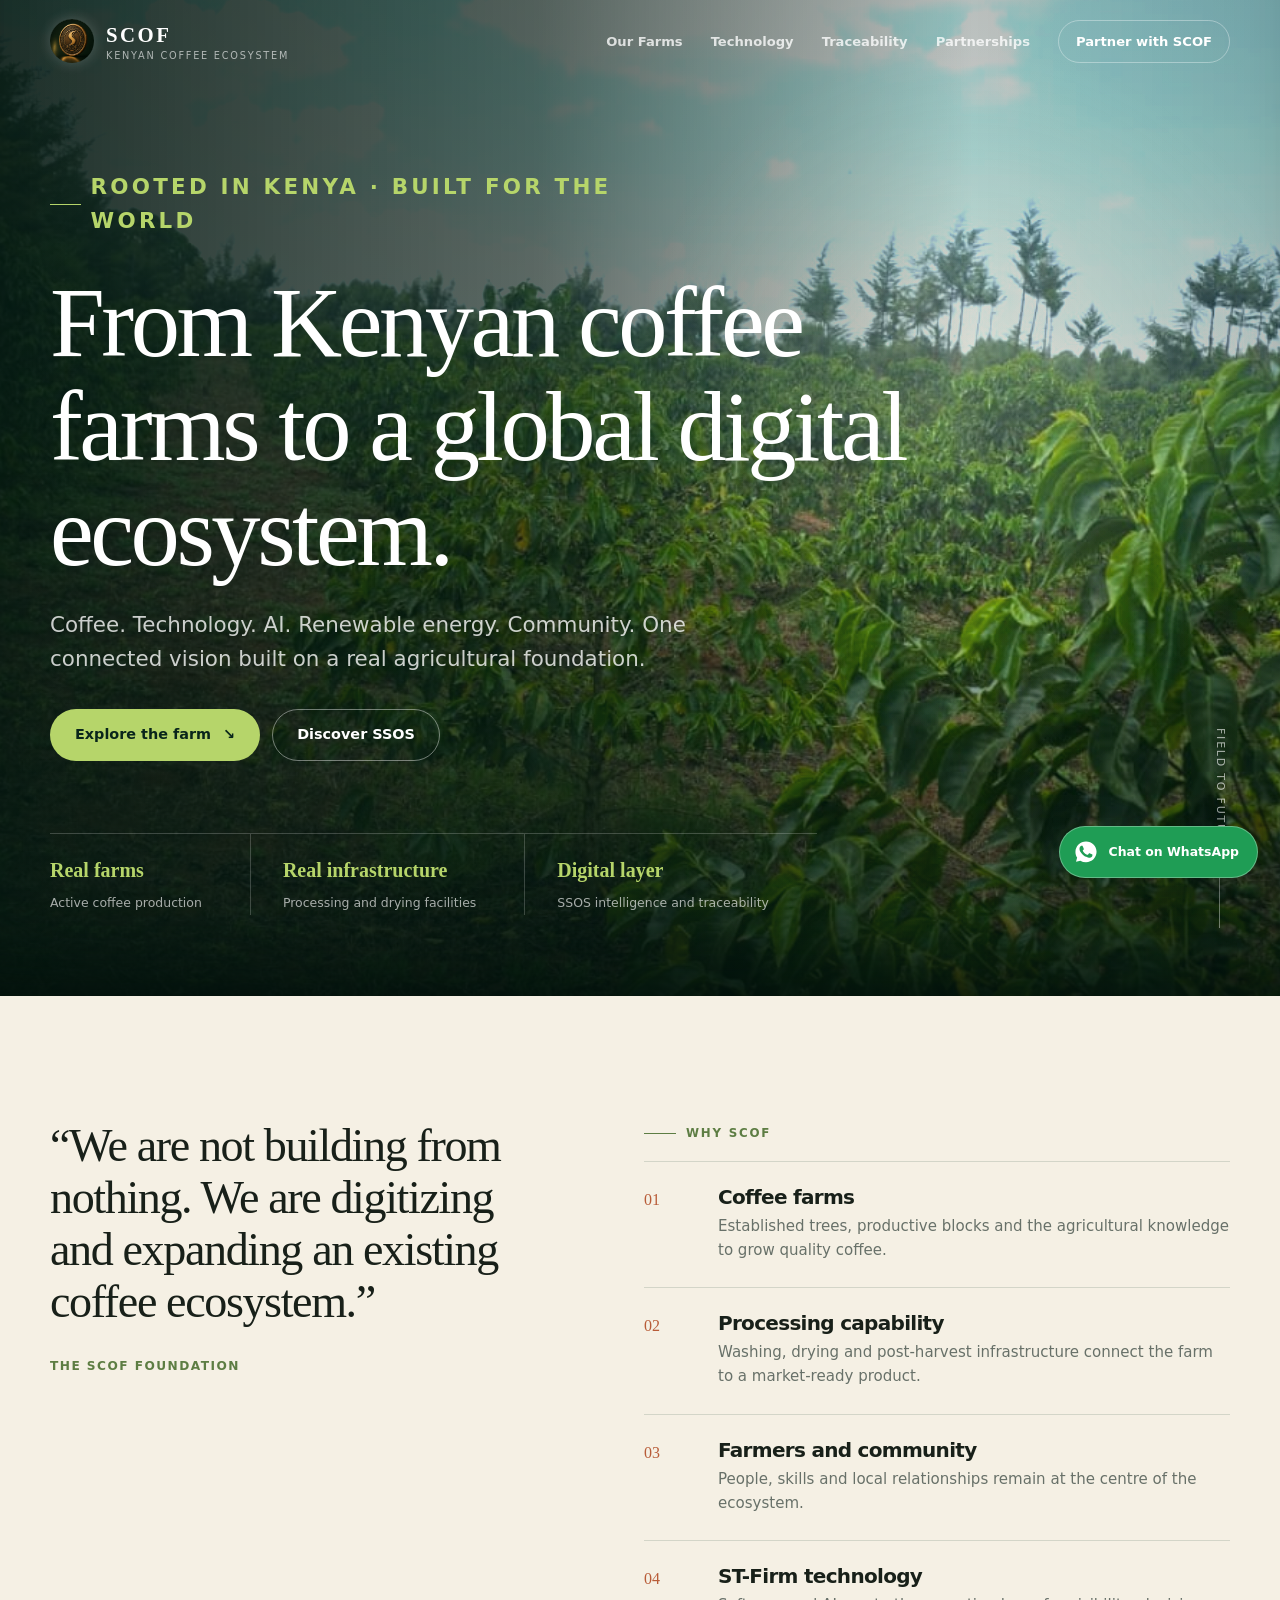
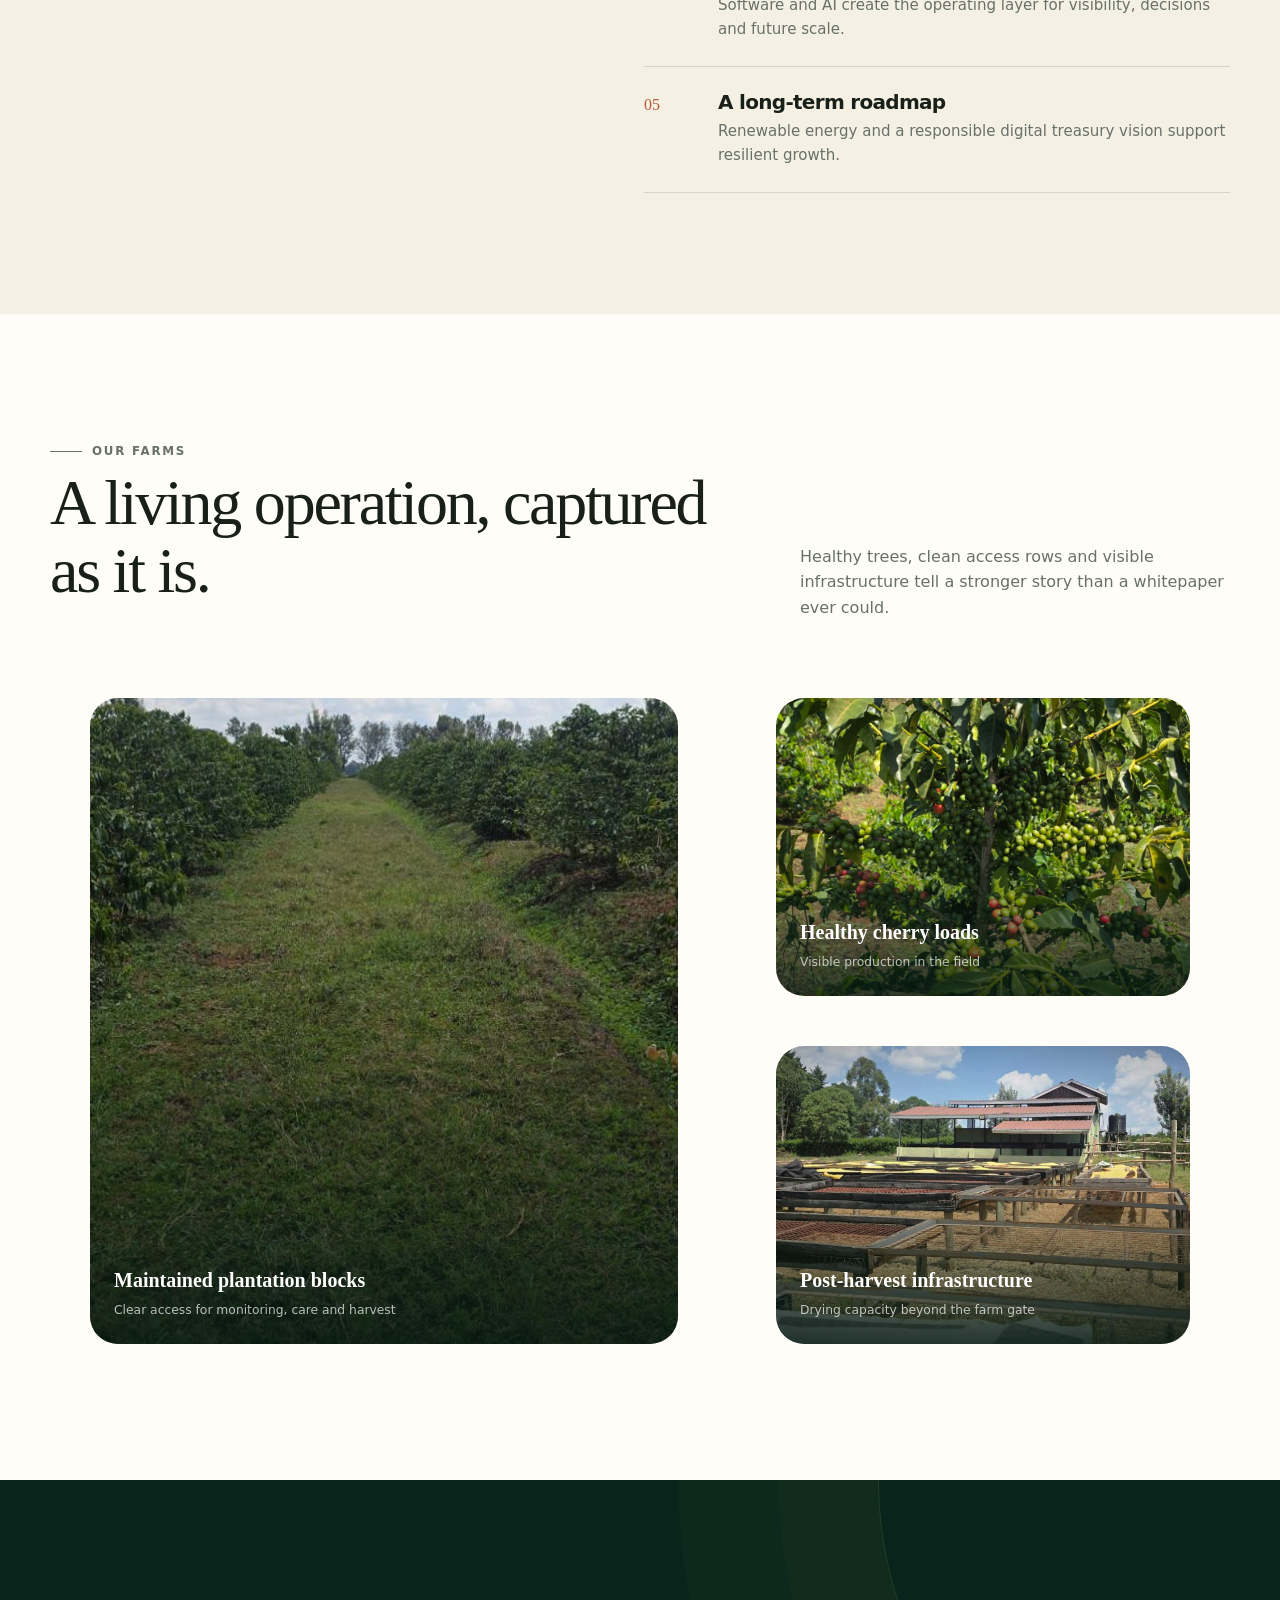
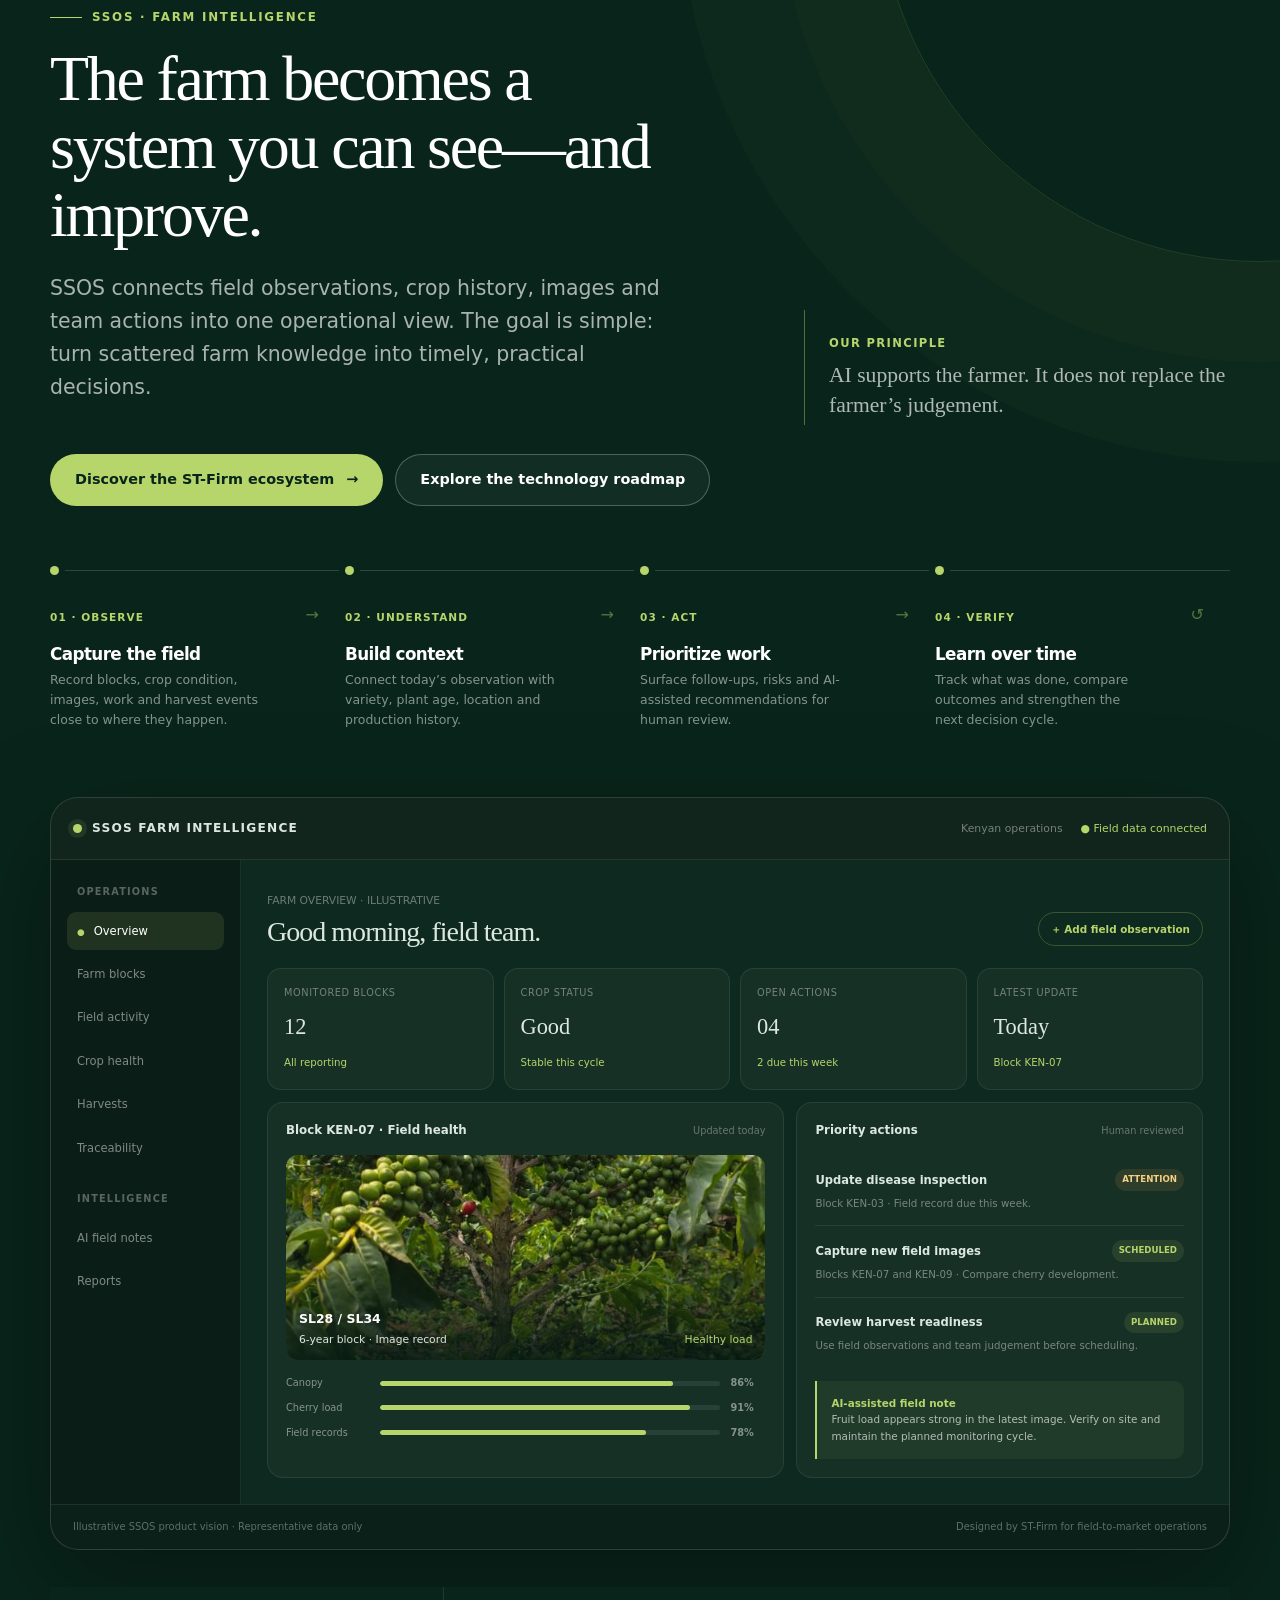
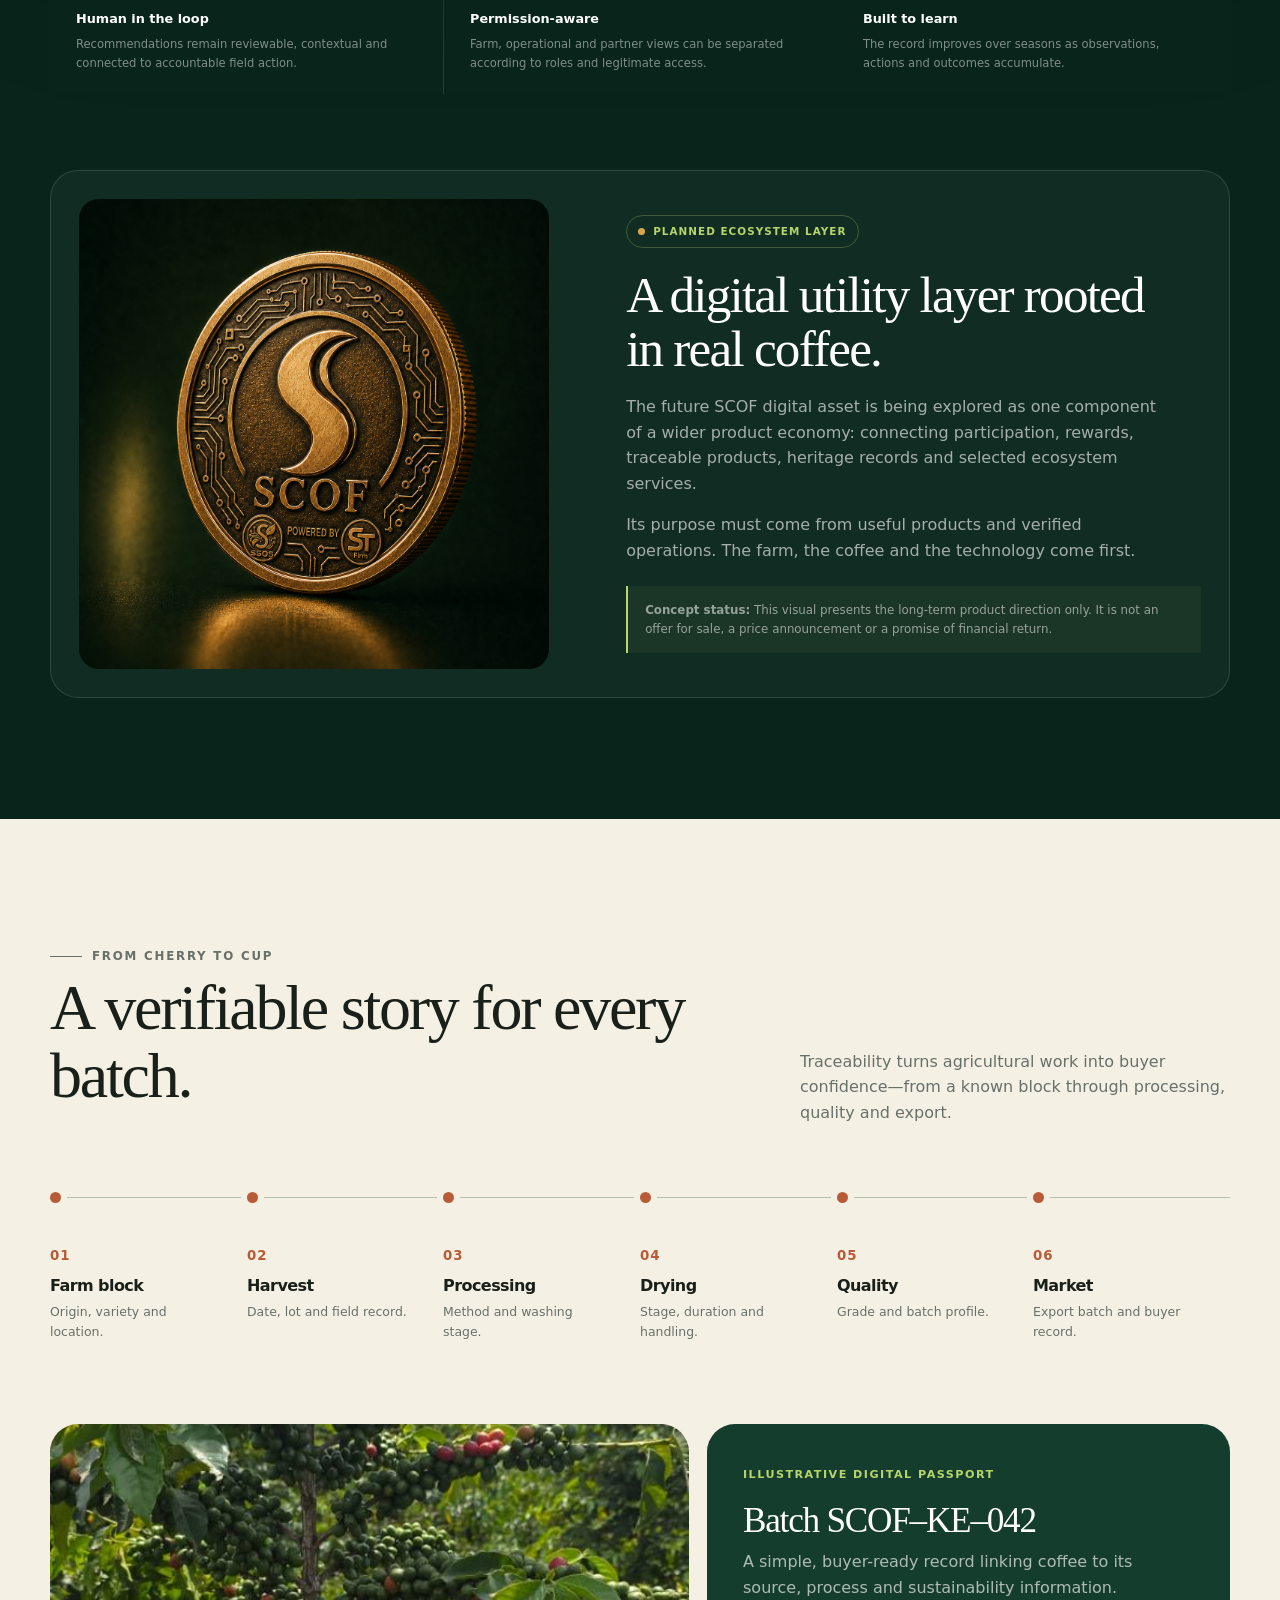
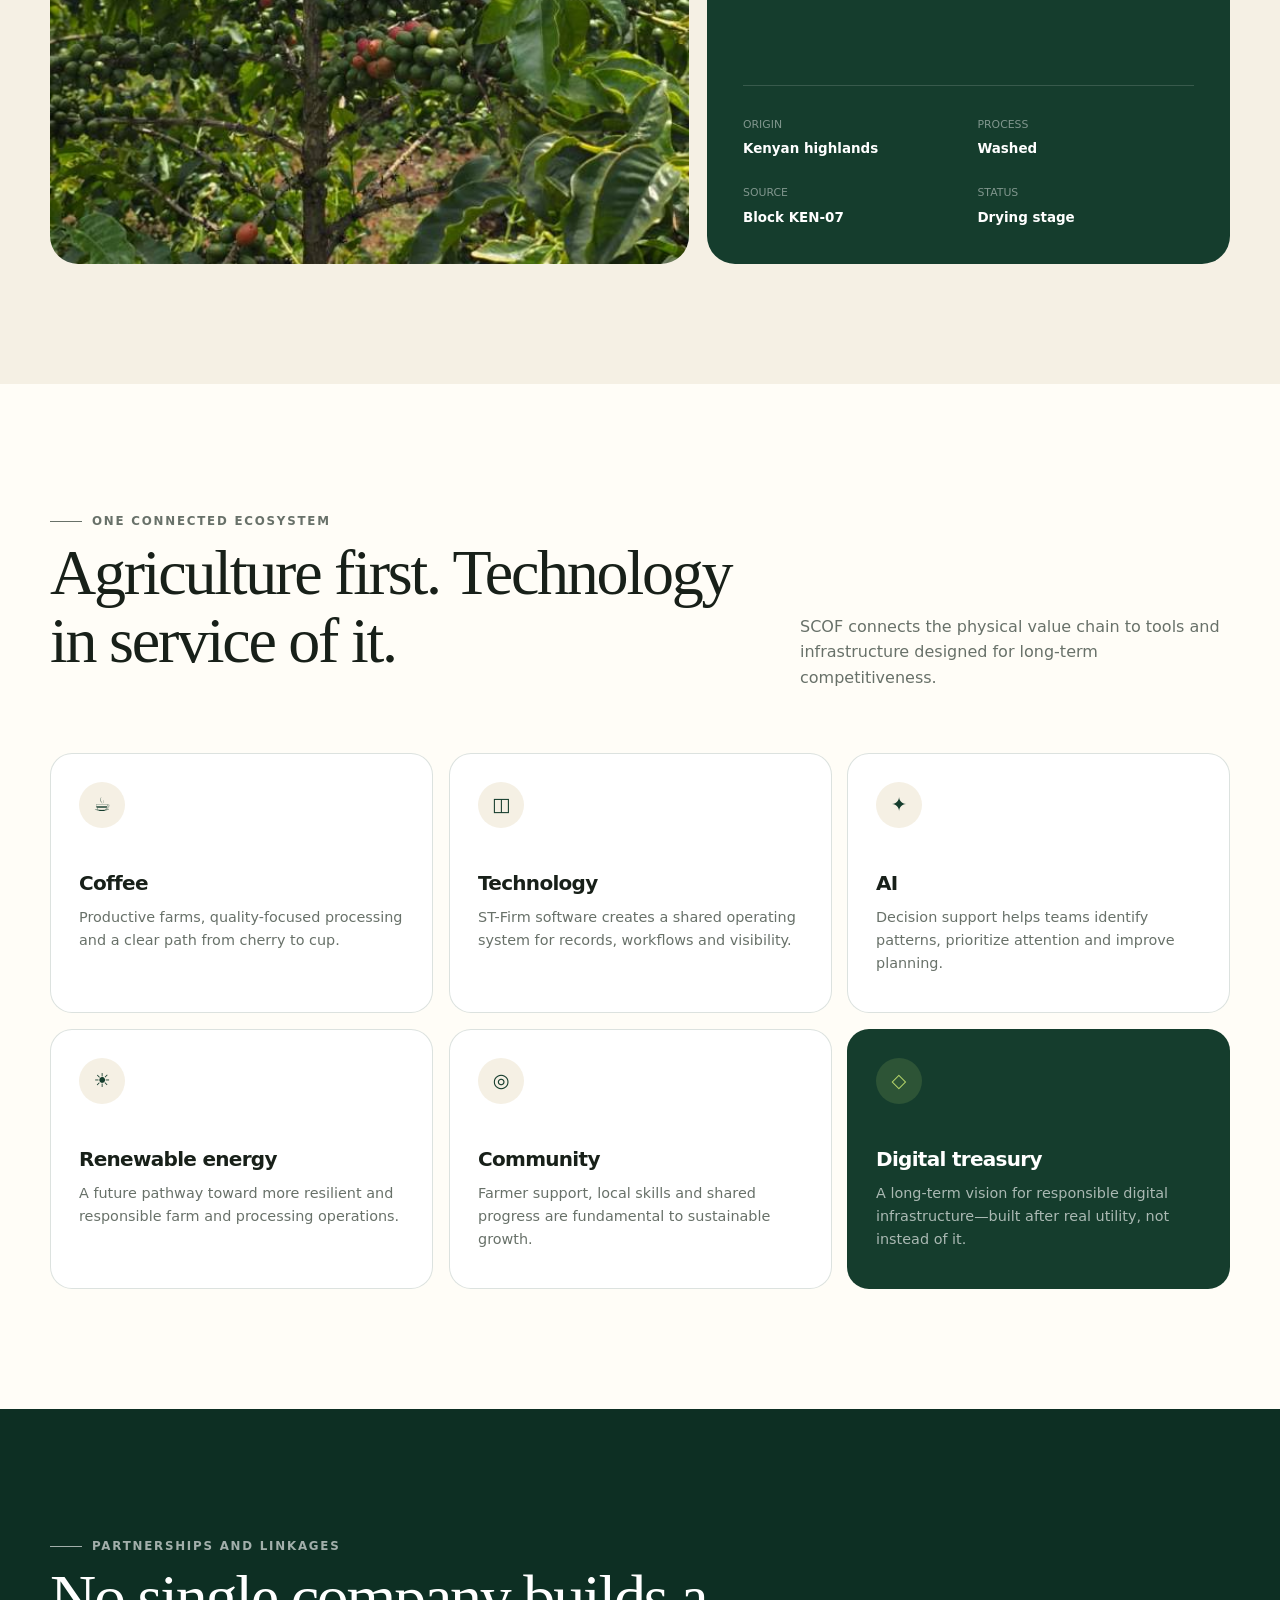
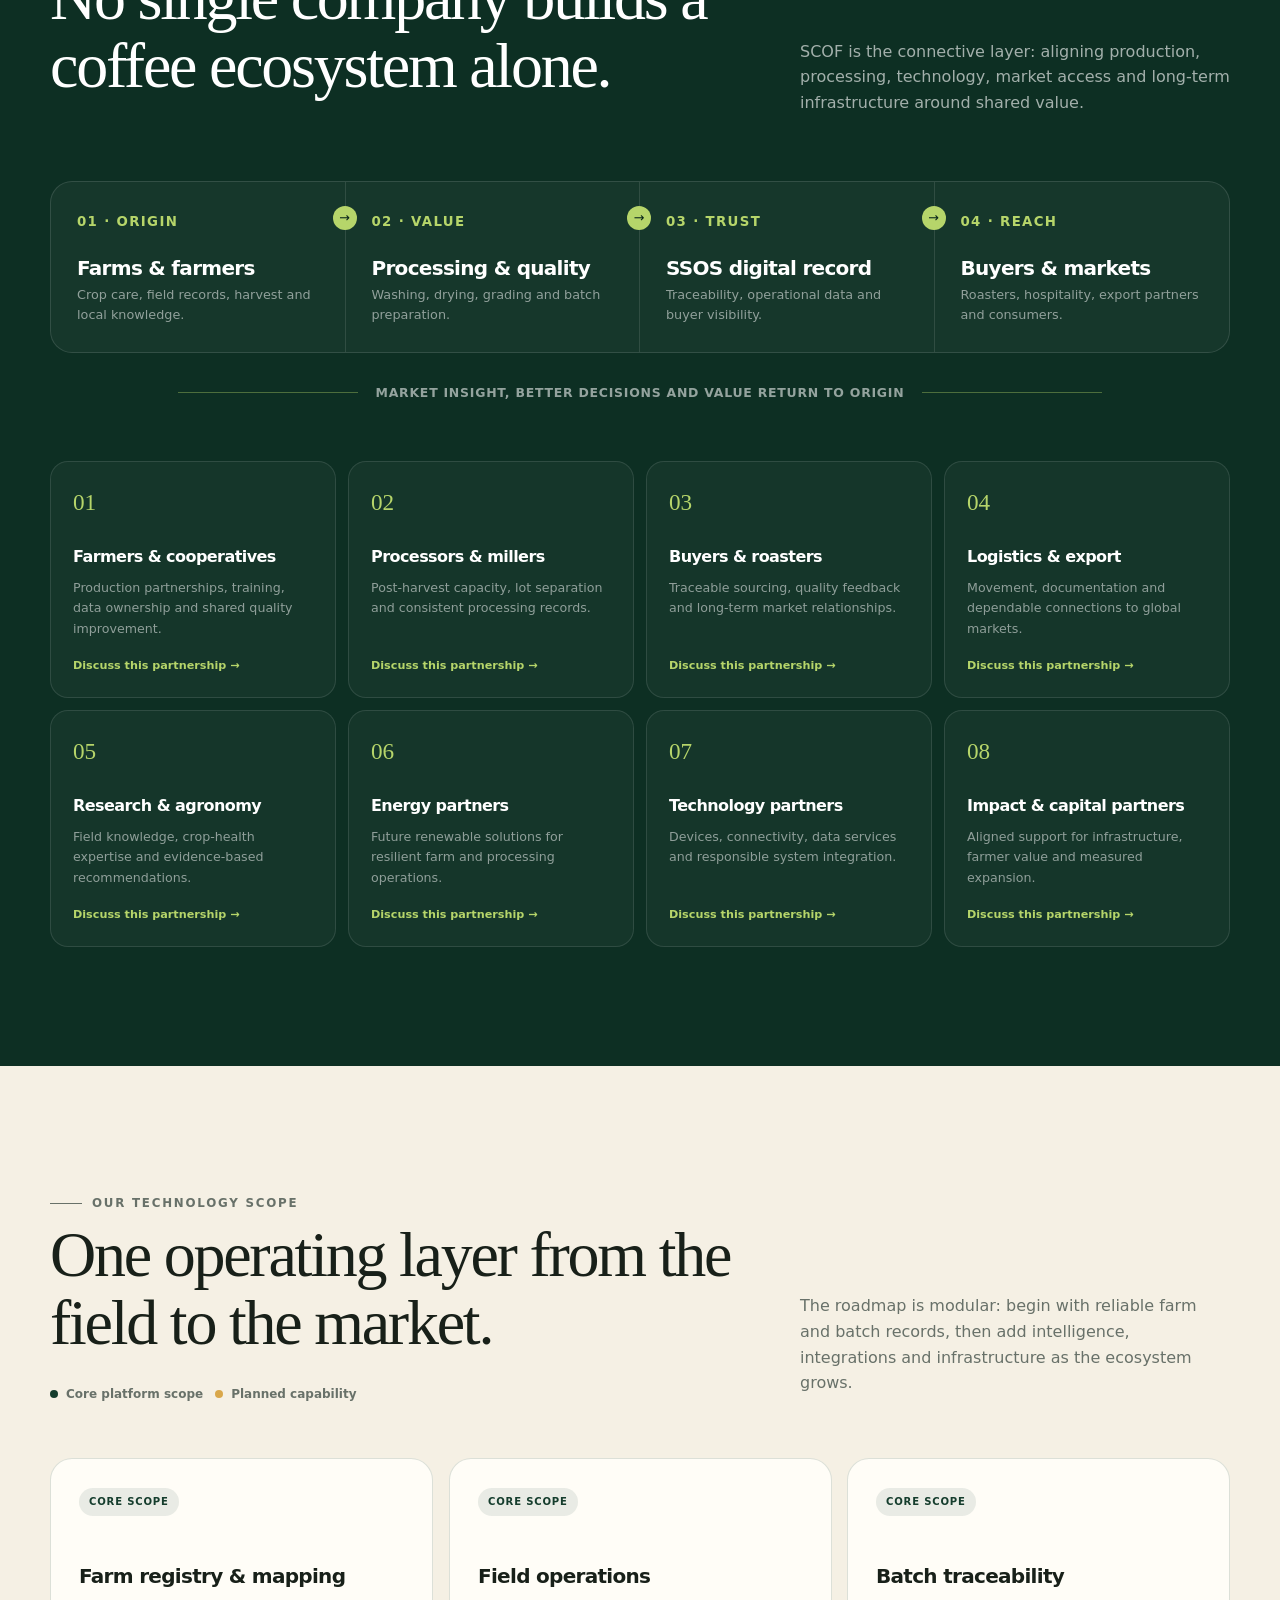
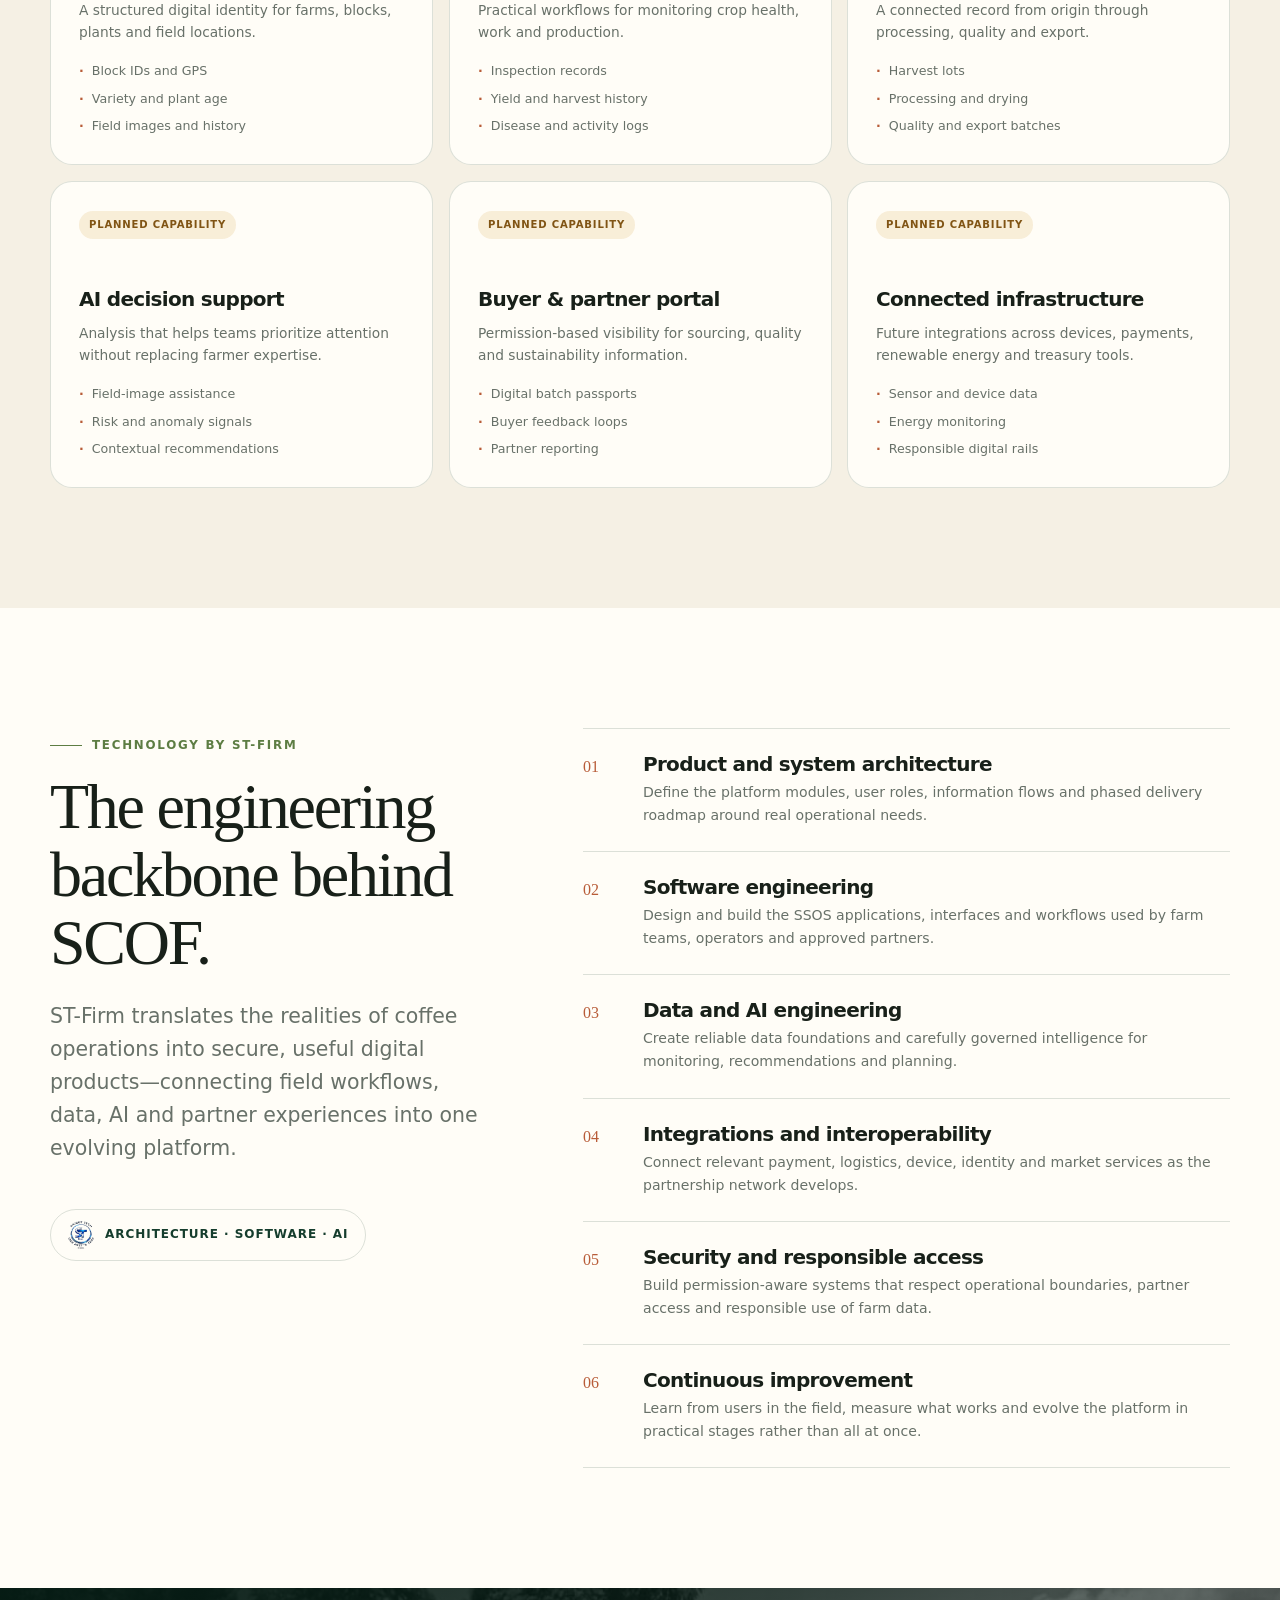
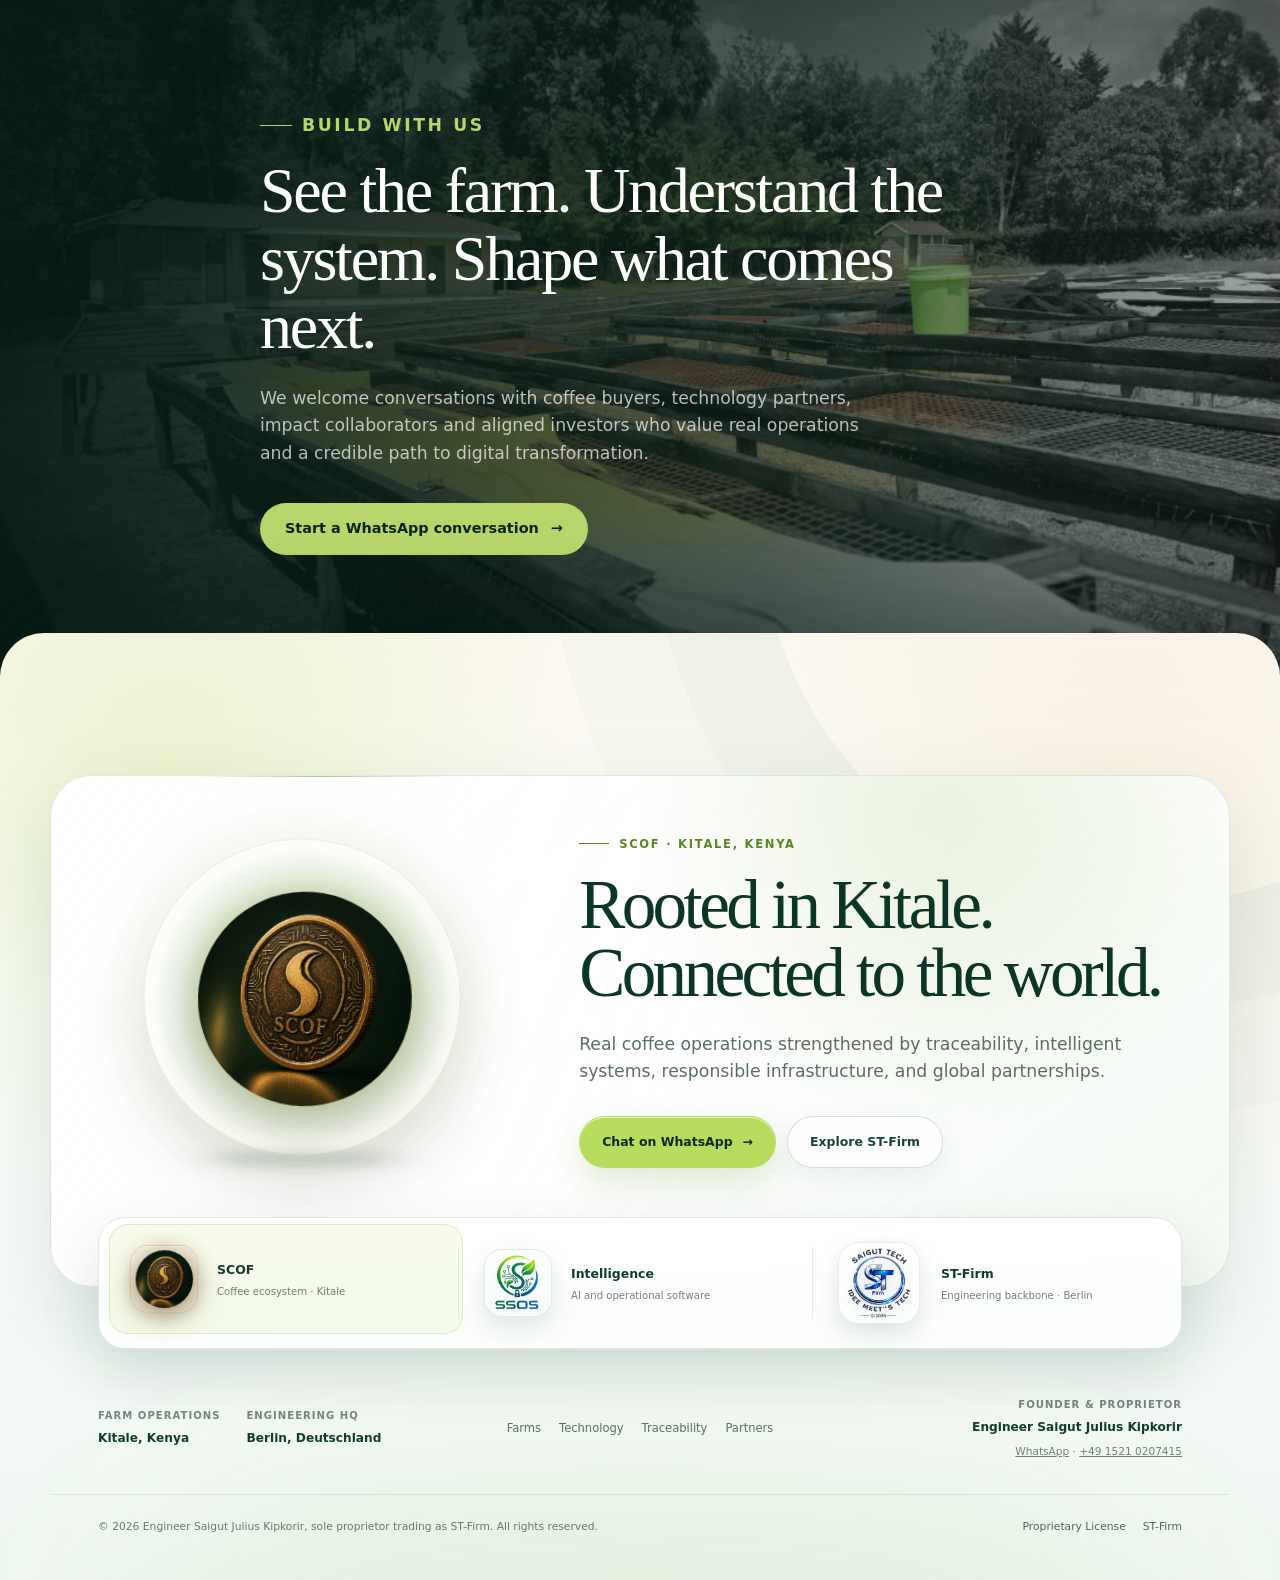
<file: index.html>
<!doctype html>
<html lang="en">
<head>
  <meta charset="utf-8">
  <meta name="viewport" content="width=device-width, initial-scale=1">
  <meta name="description" content="SCOF connects Kenyan coffee farms, traceability, AI and responsible infrastructure into one digital coffee ecosystem.">
  <meta name="theme-color" content="#153d2d">
  <title>SCOF — From Kenyan Farms to a Global Digital Ecosystem</title>
  <link rel="icon" type="image/png" sizes="32x32" href="assets/brand/scof-icon-32.png">
  <link rel="icon" type="image/png" sizes="48x48" href="assets/brand/scof-icon-48.png">
  <link rel="icon" type="image/png" sizes="192x192" href="assets/brand/scof-icon-192.png">
  <link rel="apple-touch-icon" sizes="180x180" href="assets/brand/scof-icon-180.png">
  <link rel="manifest" href="assets/brand/scof.webmanifest">
  <meta property="og:type" content="website">
  <meta property="og:site_name" content="SCOF">
  <meta property="og:title" content="SCOF — From Kenyan Farms to a Global Digital Ecosystem">
  <meta property="og:description" content="SCOF connects Kenyan coffee farms, traceability, AI and responsible infrastructure into one digital coffee ecosystem.">
  <meta property="og:url" content="https://saigutjulius.github.io/SCOF/index.html">
  <meta property="og:image" content="https://saigutjulius.github.io/SCOF/assets/brand/scof-og.png">
  <meta property="og:image:width" content="1200">
  <meta property="og:image:height" content="630">
  <meta name="twitter:card" content="summary_large_image">
  <meta name="twitter:title" content="SCOF — From Kenyan Farms to a Global Digital Ecosystem">
  <meta name="twitter:description" content="From Kenyan farms to a global digital ecosystem.">
  <meta name="twitter:image" content="https://saigutjulius.github.io/SCOF/assets/brand/scof-og.png">
  <style>
    :root {
      --forest: #153d2d;
      --forest-deep: #09251b;
      --leaf: #5d7d43;
      --lime: #b6d56a;
      --cream: #f5f0e4;
      --paper: #fffdf7;
      --clay: #b85c38;
      --gold: #d9a74a;
      --ink: #182019;
      --muted: #687169;
      --line: rgba(21, 61, 45, .15);
      --shadow: 0 24px 70px rgba(15, 42, 30, .14);
      --radius: 28px;
    }

    * { box-sizing: border-box; }
    html { scroll-behavior: smooth; }
    body {
      margin: 0;
      color: var(--ink);
      background: var(--paper);
      font-family: Inter, ui-sans-serif, system-ui, -apple-system, BlinkMacSystemFont, "Segoe UI", sans-serif;
      line-height: 1.6;
      overflow-x: hidden;
    }
    body.menu-open { overflow: hidden; }
    img { display: block; width: 100%; }
    a { color: inherit; }
    button, a { -webkit-tap-highlight-color: transparent; }
    .wrap { width: min(1180px, calc(100% - 40px)); margin-inline: auto; }
    .eyebrow {
      display: inline-flex;
      align-items: center;
      gap: 10px;
      margin: 0 0 18px;
      color: var(--leaf);
      font-size: .74rem;
      font-weight: 800;
      letter-spacing: .15em;
      text-transform: uppercase;
    }
    .eyebrow::before { content: ""; width: 32px; height: 1px; background: currentColor; }
    h1, h2, h3, p { margin-top: 0; }
    h1, h2, h3 { line-height: 1.06; letter-spacing: -.035em; }
    h1 { max-width: 900px; margin-bottom: 24px; font-family: Georgia, serif; font-size: clamp(3.25rem, 7.7vw, 7.3rem); font-weight: 500; }
    h2 { max-width: 780px; margin-bottom: 24px; font-family: Georgia, serif; font-size: clamp(2.35rem, 5vw, 4.8rem); font-weight: 500; }
    h3 { margin-bottom: 12px; font-size: 1.25rem; }
    .lead { max-width: 690px; color: var(--muted); font-size: clamp(1.05rem, 1.7vw, 1.28rem); }
    .btn {
      display: inline-flex;
      align-items: center;
      justify-content: center;
      gap: 12px;
      min-height: 52px;
      padding: 0 24px;
      border: 1px solid transparent;
      border-radius: 999px;
      text-decoration: none;
      font-size: .9rem;
      font-weight: 800;
      transition: transform .25s, background .25s, color .25s, border-color .25s;
    }
    .btn:hover { transform: translateY(-2px); }
    .btn-primary { color: var(--forest-deep); background: var(--lime); }
    .btn-primary:hover { background: #c9e783; }
    .btn-ghost { color: white; border-color: rgba(255,255,255,.42); }
    .btn-ghost:hover { background: white; color: var(--forest-deep); }

    .site-header {
      position: fixed;
      inset: 0 0 auto;
      z-index: 50;
      transition: background .25s, box-shadow .25s;
    }
    .site-header.scrolled { background: rgba(9, 37, 27, .94); box-shadow: 0 10px 40px rgba(0,0,0,.13); backdrop-filter: blur(14px); }
    .nav { display: flex; align-items: center; justify-content: space-between; min-height: 82px; color: white; }
    .brand { display: inline-flex; align-items: center; gap: 12px; text-decoration: none; }
    .brand-logo { width: 44px; height: 44px; border-radius: 50%; object-fit: cover; background: radial-gradient(circle at 35% 22%, #ffffff, rgba(248,252,250,.92) 55%, rgba(240,245,242,.7) 100%); box-shadow: 0 0 14px rgba(255,255,255,.2), inset 0 1px 2px rgba(255,255,255,.6); }
    .brand strong { display: block; font-family: Georgia, serif; font-size: 1.3rem; letter-spacing: .12em; }
    .brand small { display: block; margin-top: -3px; color: rgba(255,255,255,.62); font-size: .61rem; letter-spacing: .18em; text-transform: uppercase; }
    .nav-links { display: flex; align-items: center; gap: 28px; }
    .nav-links a { text-decoration: none; font-size: .82rem; font-weight: 700; }
    .nav-links a:not(.nav-cta) { color: rgba(255,255,255,.78); }
    .nav-links a:hover { color: white; }
    .nav-cta { padding: 10px 17px; border: 1px solid rgba(255,255,255,.35); border-radius: 999px; }
    .menu-btn { display: none; width: 44px; height: 44px; padding: 0; border: 1px solid rgba(255,255,255,.28); border-radius: 50%; color: white; background: transparent; font-size: 1.2rem; }

    .hero {
      position: relative;
      display: flex;
      min-height: 100svh;
      align-items: flex-end;
      padding: 170px 0 82px;
      color: white;
      background: var(--forest-deep);
      isolation: isolate;
      overflow: hidden;
    }
    .hero::before {
      content: "";
      position: absolute;
      inset: -2%;
      z-index: -2;
      background: url("images coffe farm/1000053894.jpg") center 55% / cover no-repeat;
      filter: brightness(1.2) saturate(1.18) contrast(1.04);
      transform: scale(1.025);
    }
    .hero::after {
      content: "";
      position: absolute;
      inset: 0;
      z-index: -1;
      background:
        radial-gradient(circle at 76% 39%, rgba(255,245,199,.16), transparent 30%),
        linear-gradient(90deg, rgba(4,24,17,.88) 0%, rgba(4,24,17,.62) 42%, rgba(4,24,17,.12) 76%, rgba(4,24,17,.24) 100%),
        linear-gradient(0deg, rgba(4,24,17,.74) 0%, transparent 48%, rgba(4,24,17,.18) 100%);
      box-shadow: inset 0 -110px 100px -90px rgba(2,15,10,.92);
    }
    .hero .eyebrow { color: var(--lime); }
    .hero-copy { max-width: 930px; }
    .hero-copy > p { max-width: 650px; margin-bottom: 32px; color: rgba(255,255,255,.78); font-size: clamp(1.05rem, 2vw, 1.34rem); }
    .hero-actions { display: flex; flex-wrap: wrap; gap: 12px; }
    .hero-foot { display: grid; grid-template-columns: repeat(3, auto); width: fit-content; margin-top: 72px; border-top: 1px solid rgba(255,255,255,.2); }
    .hero-proof { padding: 20px 48px 0 0; }
    .hero-proof + .hero-proof { padding-left: 32px; border-left: 1px solid rgba(255,255,255,.2); }
    .hero-proof strong { display: block; margin-bottom: 3px; color: var(--lime); font-family: Georgia, serif; font-size: 1.25rem; }
    .hero-proof span { color: rgba(255,255,255,.64); font-size: .78rem; }
    .scroll-cue { position: absolute; right: 4vw; bottom: 68px; display: flex; align-items: center; gap: 12px; color: rgba(255,255,255,.64); font-size: .69rem; letter-spacing: .16em; text-transform: uppercase; writing-mode: vertical-rl; }
    .scroll-cue::after { content: ""; width: 1px; height: 64px; background: rgba(255,255,255,.4); }

    section { padding: 120px 0; }
    .manifesto { background: var(--cream); }
    .manifesto-grid { display: grid; grid-template-columns: .9fr 1.1fr; gap: 9vw; align-items: start; }
    .quote { position: sticky; top: 130px; padding-top: 4px; }
    .quote p { margin-bottom: 24px; font-family: Georgia, serif; font-size: clamp(2rem, 3.6vw, 3.65rem); line-height: 1.13; letter-spacing: -.03em; }
    .quote span { color: var(--leaf); font-size: .76rem; font-weight: 800; letter-spacing: .12em; text-transform: uppercase; }
    .proof-list { display: grid; }
    .proof-item { display: grid; grid-template-columns: 54px 1fr; gap: 20px; padding: 25px 0; border-top: 1px solid var(--line); }
    .proof-item:last-child { border-bottom: 1px solid var(--line); }
    .proof-num { color: var(--clay); font-family: Georgia, serif; font-size: 1rem; }
    .proof-item h3 { margin-bottom: 6px; }
    .proof-item p { margin-bottom: 0; color: var(--muted); font-size: .94rem; }

    .farm { background: var(--paper); }
    .section-head { display: flex; justify-content: space-between; gap: 40px; margin-bottom: 54px; align-items: end; }
    .section-head p { max-width: 430px; margin-bottom: 8px; color: var(--muted); }
    .gallery { display: grid; grid-template-columns: 1.15fr .85fr; grid-template-rows: 330px 330px; gap: 18px; }
    .photo { position: relative; overflow: hidden; border-radius: var(--radius); background: var(--forest); }
    .photo:first-child { grid-row: 1 / 3; }
    .photo img { height: 100%; object-fit: cover; transition: transform .8s cubic-bezier(.2,.7,.2,1); }
    .photo:hover img { transform: scale(1.035); }
    .photo::after { content: ""; position: absolute; inset: 40% 0 0; background: linear-gradient(transparent, rgba(4,24,17,.82)); }
    .photo figcaption { position: absolute; z-index: 2; right: 24px; bottom: 22px; left: 24px; color: white; }
    .photo figcaption strong { display: block; font-family: Georgia, serif; font-size: 1.25rem; }
    .photo figcaption span { color: rgba(255,255,255,.7); font-size: .77rem; }

    .intelligence { position: relative; color: white; background: var(--forest-deep); overflow: hidden; }
    .intelligence::before { content: ""; position: absolute; width: 760px; height: 760px; right: -360px; top: -380px; border: 1px solid rgba(182,213,106,.14); border-radius: 50%; box-shadow: 0 0 0 100px rgba(182,213,106,.025), 0 0 0 200px rgba(182,213,106,.018); }
    .intelligence .eyebrow { color: var(--lime); }
    .intelligence .lead { color: rgba(255,255,255,.65); }
    .tech-intro { position: relative; display: grid; grid-template-columns: 1.08fr .72fr; gap: 9vw; align-items: end; }
    .tech-principle { padding: 24px 0 5px 24px; border-left: 1px solid rgba(182,213,106,.42); }
    .tech-principle strong { display: block; margin-bottom: 9px; color: var(--lime); font-size: .72rem; letter-spacing: .12em; text-transform: uppercase; }
    .tech-principle p { margin: 0; color: rgba(255,255,255,.68); font-family: Georgia, serif; font-size: 1.35rem; line-height: 1.35; }
    .operating-loop { position: relative; display: grid; grid-template-columns: repeat(4, 1fr); margin: 64px 0 38px; border-top: 1px solid rgba(255,255,255,.15); }
    .loop-step { position: relative; padding: 32px 30px 28px 0; }
    .loop-step::before { content: ""; position: absolute; top: -5px; left: 0; width: 9px; height: 9px; border-radius: 50%; background: var(--lime); box-shadow: 0 0 0 6px var(--forest-deep); }
    .loop-step::after { content: "→"; position: absolute; top: 31px; right: 26px; color: rgba(182,213,106,.45); }
    .loop-step:last-child::after { content: "↺"; }
    .loop-step small { color: var(--lime); font-size: .66rem; font-weight: 800; letter-spacing: .1em; text-transform: uppercase; }
    .loop-step h3 { margin: 17px 0 7px; font-size: 1.05rem; }
    .loop-step p { max-width: 210px; margin: 0; color: rgba(255,255,255,.5); font-size: .78rem; }

    .command-shell { position: relative; overflow: hidden; border: 1px solid rgba(255,255,255,.14); border-radius: 28px; color: #dce8df; background: #0b2018; box-shadow: 0 36px 110px rgba(0,0,0,.35); }
    .command-topbar { display: flex; align-items: center; justify-content: space-between; min-height: 62px; padding: 0 22px; border-bottom: 1px solid rgba(255,255,255,.09); background: rgba(255,255,255,.025); }
    .command-brand { display: flex; align-items: center; gap: 10px; font-size: .76rem; font-weight: 800; letter-spacing: .1em; }
    .command-brand::before { content: ""; width: 9px; height: 9px; border-radius: 50%; background: var(--lime); box-shadow: 0 0 0 5px rgba(182,213,106,.1); }
    .command-meta { display: flex; align-items: center; gap: 18px; color: rgba(255,255,255,.42); font-size: .68rem; }
    .command-live { color: var(--lime); }
    .command-body { display: grid; grid-template-columns: 190px 1fr; min-height: 610px; }
    .command-nav { padding: 24px 16px; border-right: 1px solid rgba(255,255,255,.08); background: rgba(0,0,0,.1); }
    .command-nav small { display: block; padding: 0 10px 12px; color: rgba(255,255,255,.32); font-size: .61rem; font-weight: 800; letter-spacing: .12em; text-transform: uppercase; }
    .command-nav span { display: block; margin-bottom: 5px; padding: 10px; border-radius: 9px; color: rgba(255,255,255,.48); font-size: .72rem; }
    .command-nav span.active { color: white; background: rgba(182,213,106,.12); }
    .command-nav span.active::before { content: "●"; margin-right: 9px; color: var(--lime); font-size: .55rem; }
    .command-main { padding: 26px; background: #0e291f; }
    .command-heading { display: flex; align-items: end; justify-content: space-between; gap: 20px; margin-bottom: 22px; }
    .command-heading span { color: rgba(255,255,255,.39); font-size: .67rem; text-transform: uppercase; }
    .command-heading h3 { margin: 5px 0 0; font-family: Georgia, serif; font-size: 1.75rem; font-weight: 500; }
    .command-action { padding: 8px 12px; border: 1px solid rgba(182,213,106,.25); border-radius: 999px; color: var(--lime); font-size: .65rem; font-weight: 800; }
    .metric-row { display: grid; grid-template-columns: repeat(4, 1fr); gap: 10px; }
    .metric { padding: 16px; border: 1px solid rgba(255,255,255,.08); border-radius: 14px; background: rgba(255,255,255,.035); }
    .metric span { display: block; color: rgba(255,255,255,.4); font-size: .61rem; letter-spacing: .06em; text-transform: uppercase; }
    .metric strong { display: block; margin: 8px 0 3px; font-family: Georgia, serif; font-size: 1.4rem; font-weight: 500; }
    .metric small { color: var(--lime); font-size: .64rem; }
    .command-grid { display: grid; grid-template-columns: 1.12fr .88fr; gap: 12px; margin-top: 12px; }
    .command-panel { padding: 18px; border: 1px solid rgba(255,255,255,.08); border-radius: 16px; background: rgba(255,255,255,.035); }
    .panel-title { display: flex; align-items: center; justify-content: space-between; margin-bottom: 15px; }
    .panel-title strong { font-size: .74rem; }
    .panel-title span { color: rgba(255,255,255,.35); font-size: .61rem; }
    .block-photo { position: relative; height: 205px; overflow: hidden; border-radius: 12px; }
    .block-photo img { height: 100%; object-fit: cover; }
    .block-photo::after { content: ""; position: absolute; inset: 35% 0 0; background: linear-gradient(transparent, rgba(4,24,17,.86)); }
    .photo-reading { position: absolute; z-index: 2; right: 13px; bottom: 12px; left: 13px; display: flex; align-items: end; justify-content: space-between; font-size: .67rem; }
    .photo-reading strong { display: block; margin-bottom: 2px; color: white; font-size: .78rem; }
    .photo-reading span { color: var(--lime); }
    .health-bars { margin-top: 15px; }
    .health-row { display: grid; grid-template-columns: 84px 1fr 35px; gap: 10px; align-items: center; margin-top: 9px; color: rgba(255,255,255,.48); font-size: .61rem; }
    .bar { height: 5px; border-radius: 99px; background: rgba(255,255,255,.08); overflow: hidden; }
    .bar i { display: block; height: 100%; border-radius: inherit; background: var(--lime); }
    .task { padding: 14px 0; border-top: 1px solid rgba(255,255,255,.08); }
    .task:first-of-type { border-top: 0; }
    .task-top { display: flex; align-items: center; justify-content: space-between; gap: 12px; }
    .task-top strong { font-size: .72rem; }
    .priority { padding: 4px 7px; border-radius: 99px; color: #f5cf83; background: rgba(217,167,74,.12); font-size: .54rem; font-weight: 800; text-transform: uppercase; }
    .priority.normal { color: var(--lime); background: rgba(182,213,106,.1); }
    .task p { margin: 5px 0 0; color: rgba(255,255,255,.42); font-size: .64rem; line-height: 1.5; }
    .ai-note { margin-top: 13px; padding: 14px; border-left: 2px solid var(--lime); border-radius: 0 10px 10px 0; color: rgba(255,255,255,.66); background: rgba(182,213,106,.07); font-size: .65rem; }
    .ai-note b { color: var(--lime); }
    .command-caption { display: flex; justify-content: space-between; gap: 20px; padding: 14px 22px; border-top: 1px solid rgba(255,255,255,.08); color: rgba(255,255,255,.35); font-size: .62rem; }
    .trust-row { display: grid; grid-template-columns: repeat(3, 1fr); gap: 1px; margin-top: 38px; background: rgba(255,255,255,.12); }
    .trust-item { padding: 22px 26px; background: var(--forest-deep); }
    .trust-item strong { display: block; margin-bottom: 6px; color: white; font-size: .8rem; }
    .trust-item p { margin: 0; color: rgba(255,255,255,.48); font-size: .72rem; }
    .tech-actions { display: flex; flex-wrap: wrap; gap: 12px; margin-top: 30px; }
    .btn-outline-light { border: 1px solid rgba(255,255,255,.26); color: white; background: rgba(255,255,255,.04); }
    .btn-outline-light:hover { border-color: var(--lime); background: rgba(182,213,106,.08); }
    .coin-concept { display: grid; grid-template-columns: .9fr 1.1fr; gap: 6vw; align-items: center; margin-top: 76px; padding: 28px; border: 1px solid rgba(255,255,255,.13); border-radius: 28px; background: rgba(255,255,255,.035); }
    .coin-visual { overflow: hidden; border-radius: 20px; background: #071c14; }
    .coin-visual img { width: 100%; aspect-ratio: 1; object-fit: cover; }
    .plan-badge { display: inline-flex; align-items: center; gap: 8px; margin-bottom: 20px; padding: 7px 11px; border: 1px solid rgba(182,213,106,.28); border-radius: 999px; color: var(--lime); font-size: .65rem; font-weight: 800; letter-spacing: .1em; text-transform: uppercase; }
    .plan-badge::before { content: ""; width: 7px; height: 7px; border-radius: 50%; background: var(--gold); }
    .coin-copy h3 { max-width: 520px; margin-bottom: 18px; font-family: Georgia, serif; font-size: clamp(2rem, 4vw, 3.4rem); font-weight: 500; }
    .coin-copy p { max-width: 540px; color: rgba(255,255,255,.62); }
    .concept-note { margin-top: 22px; padding: 15px 17px; border-left: 2px solid var(--lime); color: rgba(255,255,255,.54); background: rgba(182,213,106,.055); font-size: .74rem; }

    .journey { background: var(--cream); }
    .trace { display: grid; grid-template-columns: repeat(6, 1fr); margin-top: 64px; counter-reset: step; }
    .trace-step { position: relative; padding: 44px 20px 22px 0; border-top: 1px solid rgba(21,61,45,.27); counter-increment: step; }
    .trace-step::before { content: ""; position: absolute; top: -6px; left: 0; width: 11px; height: 11px; border-radius: 50%; background: var(--clay); box-shadow: 0 0 0 6px var(--cream); }
    .trace-step small { color: var(--clay); font-weight: 800; letter-spacing: .08em; }
    .trace-step h3 { margin: 10px 0 7px; font-size: 1rem; }
    .trace-step p { margin-bottom: 0; padding-right: 12px; color: var(--muted); font-size: .78rem; }
    .journey-visual { display: grid; grid-template-columns: 1.1fr .9fr; gap: 18px; margin-top: 60px; }
    .journey-visual img { height: 440px; object-fit: cover; border-radius: var(--radius); }
    .batch-card { display: flex; flex-direction: column; justify-content: space-between; padding: 36px; border-radius: var(--radius); color: white; background: var(--forest); }
    .batch-label { color: var(--lime); font-size: .7rem; font-weight: 800; letter-spacing: .13em; text-transform: uppercase; }
    .batch-card h3 { margin: 16px 0 10px; font-family: Georgia, serif; font-size: 2.2rem; font-weight: 500; }
    .batch-card p { color: rgba(255,255,255,.65); }
    .batch-meta { display: grid; grid-template-columns: 1fr 1fr; gap: 18px; padding-top: 24px; border-top: 1px solid rgba(255,255,255,.15); }
    .batch-meta span { color: rgba(255,255,255,.46); font-size: .68rem; text-transform: uppercase; }
    .batch-meta strong { display: block; margin-top: 3px; font-size: .84rem; }

    .ecosystem { background: var(--paper); }
    .pillars { display: grid; grid-template-columns: repeat(3, 1fr); gap: 16px; margin-top: 52px; }
    .pillar { min-height: 260px; padding: 28px; border: 1px solid var(--line); border-radius: 22px; background: white; transition: transform .25s, box-shadow .25s; }
    .pillar:hover { transform: translateY(-5px); box-shadow: var(--shadow); }
    .pillar-icon { display: grid; width: 46px; height: 46px; margin-bottom: 45px; place-items: center; border-radius: 50%; color: var(--forest); background: var(--cream); font-size: 1.2rem; }
    .pillar p { margin-bottom: 0; color: var(--muted); font-size: .9rem; }
    .pillar.future { color: white; background: var(--forest); }
    .pillar.future p { color: rgba(255,255,255,.64); }
    .pillar.future .pillar-icon { background: rgba(182,213,106,.15); color: var(--lime); }

    .partnerships { color: white; background: #0d2f23; }
    .partnerships .eyebrow { color: var(--lime); }
    .partnerships .section-head p { color: rgba(255,255,255,.62); }
    .value-flow {
      display: grid;
      grid-template-columns: repeat(4, 1fr);
      margin: 58px 0 30px;
      border: 1px solid rgba(255,255,255,.12);
      border-radius: 22px;
      background: rgba(255,255,255,.04);
      overflow: hidden;
    }
    .flow-node { position: relative; min-height: 150px; padding: 26px; border-right: 1px solid rgba(255,255,255,.11); }
    .flow-node:last-child { border-right: 0; }
    .flow-node::after { content: "→"; position: absolute; z-index: 2; top: 24px; right: -12px; display: grid; width: 24px; height: 24px; place-items: center; border-radius: 50%; color: var(--forest-deep); background: var(--lime); font-size: .8rem; }
    .flow-node:last-child::after { display: none; }
    .flow-node small { color: var(--lime); font-weight: 800; letter-spacing: .1em; text-transform: uppercase; }
    .flow-node h3 { margin: 24px 0 6px; }
    .flow-node p { margin: 0; color: rgba(255,255,255,.53); font-size: .8rem; }
    .return-flow { display: flex; align-items: center; justify-content: center; gap: 18px; margin-bottom: 58px; color: rgba(255,255,255,.56); font-size: .78rem; font-weight: 700; letter-spacing: .06em; text-align: center; text-transform: uppercase; }
    .return-flow::before, .return-flow::after { content: ""; width: min(180px, 16vw); height: 1px; background: rgba(182,213,106,.38); }
    .partner-grid { display: grid; grid-template-columns: repeat(4, 1fr); gap: 12px; }
    .partner-card { min-height: 220px; display: flex; flex-direction: column; padding: 22px; border: 1px solid rgba(255,255,255,.11); border-radius: 18px; background: rgba(255,255,255,.035); }
    .partner-card span { display: block; margin-bottom: 28px; color: var(--lime); font-family: Georgia, serif; font-size: 1.45rem; }
    .partner-card h3 { font-size: 1rem; }
    .partner-card p { margin: 0; color: rgba(255,255,255,.52); font-size: .79rem; }
    .partner-action { display: inline-flex; align-items: center; gap: 7px; width: fit-content; margin-top: auto; padding-top: 18px; color: var(--lime); font-size: .7rem; font-weight: 800; text-decoration: none; }
    .partner-action:hover { color: white; }

    .scope { background: var(--cream); }
    .scope-summary { display: flex; gap: 12px; flex-wrap: wrap; margin-top: 28px; }
    .stage-key { display: inline-flex; align-items: center; gap: 8px; color: var(--muted); font-size: .75rem; font-weight: 700; }
    .stage-key::before { content: ""; width: 8px; height: 8px; border-radius: 50%; background: var(--forest); }
    .stage-key.roadmap::before { background: var(--gold); }
    .scope-grid { display: grid; grid-template-columns: repeat(3, 1fr); gap: 16px; margin-top: 54px; }
    .scope-card { position: relative; min-height: 280px; padding: 28px; border: 1px solid var(--line); border-radius: 22px; background: var(--paper); }
    .stage { display: inline-flex; padding: 6px 10px; border-radius: 999px; color: var(--forest); background: rgba(21,61,45,.09); font-size: .63rem; font-weight: 800; letter-spacing: .08em; text-transform: uppercase; }
    .stage.roadmap { color: #805414; background: rgba(217,167,74,.18); }
    .scope-card h3 { margin-top: 50px; }
    .scope-card p { margin: 0; color: var(--muted); font-size: .86rem; }
    .scope-card ul { margin: 18px 0 0; padding: 0; list-style: none; color: var(--muted); font-size: .79rem; }
    .scope-card li { margin-top: 7px; }
    .scope-card li::before { content: "·"; margin-right: 8px; color: var(--clay); font-weight: 900; }

    .stfirm { background: var(--paper); }
    .stfirm-grid { display: grid; grid-template-columns: .8fr 1.2fr; gap: 8vw; align-items: start; }
    .stfirm-intro { position: sticky; top: 125px; }
    .stfirm-mark { display: inline-flex; align-items: center; gap: 10px; margin-top: 24px; padding: 11px 16px; border: 1px solid var(--line); border-radius: 999px; color: var(--forest); font-size: .75rem; font-weight: 800; letter-spacing: .08em; text-transform: uppercase; }
    .stfirm-mark img { width: 28px; height: 28px; border-radius: 50%; object-fit: contain; }
    .delivery-list { display: grid; }
    .delivery-item { display: grid; grid-template-columns: 42px 1fr; gap: 18px; padding: 25px 0; border-top: 1px solid var(--line); }
    .delivery-item:last-child { border-bottom: 1px solid var(--line); }
    .delivery-item > span { color: var(--clay); font-family: Georgia, serif; }
    .delivery-item h3 { margin-bottom: 6px; }
    .delivery-item p { margin: 0; color: var(--muted); font-size: .88rem; }

    .closing { position: relative; display: flex; min-height: 680px; align-items: center; color: white; background: var(--forest-deep) url("assets/processing-yard.jpg") center / cover no-repeat; isolation: isolate; }
    .closing::before { content: ""; position: absolute; inset: 0; z-index: -1; background: linear-gradient(90deg, rgba(5,28,20,.94), rgba(5,28,20,.66) 60%, rgba(5,28,20,.32)); }
    .closing-copy { max-width: 760px; }
    .closing .eyebrow { color: var(--lime); }
    .closing p { max-width: 610px; color: rgba(255,255,255,.7); font-size: 1.08rem; }
    .closing .btn { margin-top: 18px; }

    footer { padding: 54px 0 28px; color: white; background: #061b14; }
    .footer-top { display: grid; grid-template-columns: 1fr auto auto; gap: 70px; padding-bottom: 44px; border-bottom: 1px solid rgba(255,255,255,.1); }
    .footer-about { max-width: 380px; }
    .footer-about p { margin: 18px 0 0; color: rgba(255,255,255,.5); font-size: .85rem; }
    .footer-col strong { display: block; margin-bottom: 14px; color: var(--lime); font-size: .72rem; letter-spacing: .12em; text-transform: uppercase; }
    .footer-col a { display: block; margin: 8px 0; color: rgba(255,255,255,.64); text-decoration: none; font-size: .84rem; }
    .footer-col a:hover { color: white; }
    .footer-bottom { display: flex; justify-content: space-between; padding-top: 24px; color: rgba(255,255,255,.36); font-size: .72rem; }

    .reveal { opacity: 0; transform: translateY(24px); will-change: transform, opacity; transition: opacity .7s cubic-bezier(.25,.1,.25,1), transform .7s cubic-bezier(.25,.1,.25,1); }
    .reveal.visible { opacity: 1; transform: none; }

    @media (max-width: 900px) {
      .nav-links { position: fixed; inset: 0; z-index: 40; display: none; flex-direction: column; justify-content: center; gap: 30px; background: var(--forest-deep); font-size: 1.1rem; }
      .nav-links.open { display: flex; }
      .menu-btn { display: block; }
      .manifesto-grid, .tech-intro { grid-template-columns: 1fr; gap: 64px; }
      .coin-concept { grid-template-columns: 1fr; }
      .operating-loop { grid-template-columns: repeat(2, 1fr); row-gap: 10px; }
      .command-body { grid-template-columns: 1fr; }
      .command-nav { display: none; }
      .metric-row { grid-template-columns: repeat(2, 1fr); }
      .quote { position: static; }
      .trace { grid-template-columns: repeat(3, 1fr); row-gap: 26px; }
      .pillars { grid-template-columns: repeat(2, 1fr); }
      .partner-grid, .scope-grid { grid-template-columns: repeat(2, 1fr); }
      .stfirm-grid { grid-template-columns: 1fr; gap: 54px; }
      .stfirm-intro { position: static; }
      .footer-top { grid-template-columns: 1fr 1fr; }
      .footer-about { grid-column: 1 / 3; }
    }

    @media (max-width: 650px) {
      .wrap { width: min(100% - 28px, 1180px); }
      section { padding: 96px 0; }
      .hero { padding: 138px 0 54px; }
      .hero::before { background-position: 46% center; filter: brightness(1.14) saturate(1.14) contrast(1.03); }
      .hero::after {
        background:
          linear-gradient(90deg, rgba(4,24,17,.84), rgba(4,24,17,.42)),
          linear-gradient(0deg, rgba(4,24,17,.88) 0%, rgba(4,24,17,.28) 62%, rgba(4,24,17,.34) 100%);
      }
      h1 { font-size: clamp(3rem, 15vw, 4.8rem); }
      .hero-foot { grid-template-columns: 1fr; width: 100%; margin-top: 52px; }
      .hero-proof, .hero-proof + .hero-proof { padding: 14px 0; border-left: 0; border-bottom: 1px solid rgba(255,255,255,.16); }
      .scroll-cue { display: none; }
      .section-head { display: block; }
      .gallery { grid-template-columns: 1fr; grid-template-rows: repeat(3, 340px); }
      .photo:first-child { grid-row: auto; }
      .tech-intro { gap: 36px; }
      .operating-loop { grid-template-columns: 1fr; border-top: 0; }
      .loop-step { padding: 20px 30px 20px 24px; border-left: 1px solid rgba(255,255,255,.15); }
      .loop-step::before { top: 27px; left: -5px; }
      .loop-step::after { top: auto; right: 4px; bottom: 12px; transform: rotate(90deg); }
      .command-topbar { padding: 0 15px; }
      .command-meta span:first-child { display: none; }
      .command-main { padding: 16px; }
      .command-heading { display: block; }
      .command-action { display: inline-flex; margin-top: 12px; }
      .metric-row, .command-grid { grid-template-columns: 1fr; }
      .block-photo { height: 230px; }
      .command-caption { display: block; }
      .command-caption span { display: block; margin-top: 5px; }
      .trust-row { grid-template-columns: 1fr; }
      .trace { grid-template-columns: 1fr 1fr; }
      .journey-visual { grid-template-columns: 1fr; }
      .journey-visual img { height: 330px; }
      .batch-card { min-height: 380px; }
      .pillars { grid-template-columns: 1fr; }
      .value-flow { grid-template-columns: 1fr; }
      .flow-node { min-height: auto; border-right: 0; border-bottom: 1px solid rgba(255,255,255,.11); }
      .flow-node:last-child { border-bottom: 0; }
      .flow-node::after { top: auto; right: 24px; bottom: -12px; transform: rotate(90deg); }
      .partner-grid, .scope-grid { grid-template-columns: 1fr; }
      .footer-top { gap: 36px; }
      .footer-bottom { display: block; }
      .footer-bottom span { display: block; margin-top: 8px; }
      .brand-logo { width: 34px; height: 34px; }
    }

    @media (prefers-reduced-motion: reduce) {
      html { scroll-behavior: auto; }
      *, *::before, *::after { transition-duration: .01ms !important; animation-duration: .01ms !important; }
      .reveal { opacity: 1; transform: none; }
    }
  </style>
  <link rel="stylesheet" href="assets/footer-system.css">
  <script src="assets/env-guard.js" defer></script>
  <script src="assets/footer-system.js" defer></script>
</head>
<body>
  <header class="site-header" id="header">
    <div class="wrap nav">
      <a class="brand" href="#top" aria-label="SCOF home">
        <img class="brand-logo" src="assets/scof-logo.png" alt="SCOF logo" width="1254" height="1254" loading="eager" decoding="async">
        <span><strong>SCOF</strong><small>Kenyan coffee ecosystem</small></span>
      </a>
      <nav class="nav-links" id="nav-links" aria-label="Main navigation">
        <a href="#farm">Our Farms</a>
        <a href="#technology">Technology</a>
        <a href="#traceability">Traceability</a>
        <a href="#partnerships">Partnerships</a>
        <a class="nav-cta" href="https://wa.me/4915210207415?text=Hello%20SCOF%20team%2C%20I%20visited%20the%20SCOF%20website%20and%20would%20like%20to%20discuss%20a%20partnership." target="_blank" rel="noopener noreferrer" aria-label="Discuss a partnership with SCOF on WhatsApp">Partner with SCOF</a>
      </nav>
      <button class="menu-btn" id="menu-btn" type="button" aria-label="Open navigation" aria-expanded="false">☰</button>
    </div>
  </header>

  <main id="top">
    <section class="hero">
      <div class="wrap">
        <div class="hero-copy reveal">
          <p class="eyebrow">Rooted in Kenya · Built for the world</p>
          <h1>From Kenyan coffee farms to a global digital ecosystem.</h1>
          <p>Coffee. Technology. AI. Renewable energy. Community. One connected vision built on a real agricultural foundation.</p>
          <div class="hero-actions">
            <a class="btn btn-primary" href="#farm">Explore the farm <span aria-hidden="true">↘</span></a>
            <a class="btn btn-ghost" href="#technology">Discover SSOS</a>
          </div>
        </div>
        <div class="hero-foot reveal">
          <div class="hero-proof"><strong>Real farms</strong><span>Active coffee production</span></div>
          <div class="hero-proof"><strong>Real infrastructure</strong><span>Processing and drying facilities</span></div>
          <div class="hero-proof"><strong>Digital layer</strong><span>SSOS intelligence and traceability</span></div>
        </div>
      </div>
      <span class="scroll-cue">Field to future</span>
    </section>

    <section class="manifesto">
      <div class="wrap manifesto-grid">
        <div class="quote reveal">
          <p>“We are not building from nothing. We are digitizing and expanding an existing coffee ecosystem.”</p>
          <span>The SCOF foundation</span>
        </div>
        <div>
          <p class="eyebrow reveal">Why SCOF</p>
          <div class="proof-list">
            <article class="proof-item reveal"><span class="proof-num">01</span><div><h3>Coffee farms</h3><p>Established trees, productive blocks and the agricultural knowledge to grow quality coffee.</p></div></article>
            <article class="proof-item reveal"><span class="proof-num">02</span><div><h3>Processing capability</h3><p>Washing, drying and post-harvest infrastructure connect the farm to a market-ready product.</p></div></article>
            <article class="proof-item reveal"><span class="proof-num">03</span><div><h3>Farmers and community</h3><p>People, skills and local relationships remain at the centre of the ecosystem.</p></div></article>
            <article class="proof-item reveal"><span class="proof-num">04</span><div><h3>ST-Firm technology</h3><p>Software and AI create the operating layer for visibility, decisions and future scale.</p></div></article>
            <article class="proof-item reveal"><span class="proof-num">05</span><div><h3>A long-term roadmap</h3><p>Renewable energy and a responsible digital treasury vision support resilient growth.</p></div></article>
          </div>
        </div>
      </div>
    </section>

    <section class="farm" id="farm">
      <div class="wrap">
        <div class="section-head reveal">
          <div><p class="eyebrow">Our farms</p><h2>A living operation, captured as it is.</h2></div>
          <p>Healthy trees, clean access rows and visible infrastructure tell a stronger story than a whitepaper ever could.</p>
        </div>
        <div class="gallery">
          <figure class="photo reveal"><img src="assets/farm-rows.jpg" alt="Maintained access path between rows of coffee trees" loading="lazy"><figcaption><strong>Maintained plantation blocks</strong><span>Clear access for monitoring, care and harvest</span></figcaption></figure>
          <figure class="photo reveal"><img src="images coffe farm/1000053901.jpg" alt="Coffee tree branches carrying clusters of developing cherries" loading="lazy"><figcaption><strong>Healthy cherry loads</strong><span>Visible production in the field</span></figcaption></figure>
          <figure class="photo reveal"><img src="assets/drying-tables.jpg" alt="Raised coffee drying tables at the processing facility" loading="lazy"><figcaption><strong>Post-harvest infrastructure</strong><span>Drying capacity beyond the farm gate</span></figcaption></figure>
        </div>
      </div>
    </section>

    <section class="intelligence" id="technology">
      <div class="wrap">
        <div class="tech-intro">
          <div class="reveal">
            <p class="eyebrow">SSOS · Farm intelligence</p>
            <h2>The farm becomes a system you can see—and improve.</h2>
            <p class="lead">SSOS connects field observations, crop history, images and team actions into one operational view. The goal is simple: turn scattered farm knowledge into timely, practical decisions.</p>
          </div>
          <aside class="tech-principle reveal">
            <strong>Our principle</strong>
            <p>AI supports the farmer. It does not replace the farmer’s judgement.</p>
          </aside>
        </div>

        <div class="tech-actions reveal">
          <a class="btn btn-primary" href="st-firm.html">Discover the ST-Firm ecosystem <span aria-hidden="true">→</span></a>
          <a class="btn btn-outline-light" href="#technology-scope">Explore the technology roadmap</a>
        </div>

        <div class="operating-loop" aria-label="SSOS farm intelligence operating loop">
          <article class="loop-step reveal"><small>01 · Observe</small><h3>Capture the field</h3><p>Record blocks, crop condition, images, work and harvest events close to where they happen.</p></article>
          <article class="loop-step reveal"><small>02 · Understand</small><h3>Build context</h3><p>Connect today’s observation with variety, plant age, location and production history.</p></article>
          <article class="loop-step reveal"><small>03 · Act</small><h3>Prioritize work</h3><p>Surface follow-ups, risks and AI-assisted recommendations for human review.</p></article>
          <article class="loop-step reveal"><small>04 · Verify</small><h3>Learn over time</h3><p>Track what was done, compare outcomes and strengthen the next decision cycle.</p></article>
        </div>

        <div class="command-shell reveal" aria-label="Illustrative SSOS farm command centre interface">
          <div class="command-topbar">
            <div class="command-brand">SSOS FARM INTELLIGENCE</div>
            <div class="command-meta"><span>Kenyan operations</span><span class="command-live">● Field data connected</span></div>
          </div>
          <div class="command-body">
            <aside class="command-nav" aria-label="Illustrative application navigation">
              <small>Operations</small>
              <span class="active">Overview</span>
              <span>Farm blocks</span>
              <span>Field activity</span>
              <span>Crop health</span>
              <span>Harvests</span>
              <span>Traceability</span>
              <small style="margin-top:24px">Intelligence</small>
              <span>AI field notes</span>
              <span>Reports</span>
            </aside>
            <div class="command-main">
              <div class="command-heading">
                <div><span>Farm overview · illustrative</span><h3>Good morning, field team.</h3></div>
                <div class="command-action">＋ Add field observation</div>
              </div>
              <div class="metric-row">
                <div class="metric"><span>Monitored blocks</span><strong>12</strong><small>All reporting</small></div>
                <div class="metric"><span>Crop status</span><strong>Good</strong><small>Stable this cycle</small></div>
                <div class="metric"><span>Open actions</span><strong>04</strong><small>2 due this week</small></div>
                <div class="metric"><span>Latest update</span><strong>Today</strong><small>Block KEN-07</small></div>
              </div>
              <div class="command-grid">
                <section class="command-panel">
                  <div class="panel-title"><strong>Block KEN-07 · Field health</strong><span>Updated today</span></div>
                  <div class="block-photo">
                    <img src="assets/coffee-tree-detail.jpg" alt="Coffee tree carrying a dense crop of developing cherries" loading="lazy">
                    <div class="photo-reading"><div><strong>SL28 / SL34</strong>6-year block · Image record</div><span>Healthy load</span></div>
                  </div>
                  <div class="health-bars">
                    <div class="health-row"><span>Canopy</span><div class="bar"><i style="width:86%"></i></div><b>86%</b></div>
                    <div class="health-row"><span>Cherry load</span><div class="bar"><i style="width:91%"></i></div><b>91%</b></div>
                    <div class="health-row"><span>Field records</span><div class="bar"><i style="width:78%"></i></div><b>78%</b></div>
                  </div>
                </section>
                <section class="command-panel">
                  <div class="panel-title"><strong>Priority actions</strong><span>Human reviewed</span></div>
                  <article class="task"><div class="task-top"><strong>Update disease inspection</strong><span class="priority">Attention</span></div><p>Block KEN-03 · Field record due this week.</p></article>
                  <article class="task"><div class="task-top"><strong>Capture new field images</strong><span class="priority normal">Scheduled</span></div><p>Blocks KEN-07 and KEN-09 · Compare cherry development.</p></article>
                  <article class="task"><div class="task-top"><strong>Review harvest readiness</strong><span class="priority normal">Planned</span></div><p>Use field observations and team judgement before scheduling.</p></article>
                  <div class="ai-note"><b>AI-assisted field note</b><br>Fruit load appears strong in the latest image. Verify on site and maintain the planned monitoring cycle.</div>
                </section>
              </div>
            </div>
          </div>
          <div class="command-caption"><div>Illustrative SSOS product vision · Representative data only</div><span>Designed by ST-Firm for field-to-market operations</span></div>
        </div>

        <div class="trust-row">
          <article class="trust-item reveal"><strong>Human in the loop</strong><p>Recommendations remain reviewable, contextual and connected to accountable field action.</p></article>
          <article class="trust-item reveal"><strong>Permission-aware</strong><p>Farm, operational and partner views can be separated according to roles and legitimate access.</p></article>
          <article class="trust-item reveal"><strong>Built to learn</strong><p>The record improves over seasons as observations, actions and outcomes accumulate.</p></article>
        </div>

        <article class="coin-concept reveal" aria-labelledby="coin-concept-title">
          <div class="coin-visual"><img src="assets/scof-coin-powered-by.png" alt="Illustrative antique-gold SCOF concept coin powered by SSOS and ST-Firm" loading="lazy"></div>
          <div class="coin-copy">
            <span class="plan-badge">Planned ecosystem layer</span>
            <h3 id="coin-concept-title">A digital utility layer rooted in real coffee.</h3>
            <p>The future SCOF digital asset is being explored as one component of a wider product economy: connecting participation, rewards, traceable products, heritage records and selected ecosystem services.</p>
            <p>Its purpose must come from useful products and verified operations. The farm, the coffee and the technology come first.</p>
            <div class="concept-note"><strong>Concept status:</strong> This visual presents the long-term product direction only. It is not an offer for sale, a price announcement or a promise of financial return.</div>
          </div>
        </article>
      </div>
    </section>

    <section class="journey" id="traceability">
      <div class="wrap">
        <div class="section-head reveal">
          <div><p class="eyebrow">From cherry to cup</p><h2>A verifiable story for every batch.</h2></div>
          <p>Traceability turns agricultural work into buyer confidence—from a known block through processing, quality and export.</p>
        </div>
        <div class="trace">
          <article class="trace-step reveal"><small>01</small><h3>Farm block</h3><p>Origin, variety and location.</p></article>
          <article class="trace-step reveal"><small>02</small><h3>Harvest</h3><p>Date, lot and field record.</p></article>
          <article class="trace-step reveal"><small>03</small><h3>Processing</h3><p>Method and washing stage.</p></article>
          <article class="trace-step reveal"><small>04</small><h3>Drying</h3><p>Stage, duration and handling.</p></article>
          <article class="trace-step reveal"><small>05</small><h3>Quality</h3><p>Grade and batch profile.</p></article>
          <article class="trace-step reveal"><small>06</small><h3>Market</h3><p>Export batch and buyer record.</p></article>
        </div>
        <div class="journey-visual">
          <img class="reveal" src="assets/coffee-cherries.jpg" alt="Coffee tree with a heavy crop of green and ripening cherries" loading="lazy">
          <aside class="batch-card reveal">
            <div><span class="batch-label">Illustrative digital passport</span><h3>Batch SCOF–KE–042</h3><p>A simple, buyer-ready record linking coffee to its source, process and sustainability information.</p></div>
            <div class="batch-meta"><div><span>Origin</span><strong>Kenyan highlands</strong></div><div><span>Process</span><strong>Washed</strong></div><div><span>Source</span><strong>Block KEN-07</strong></div><div><span>Status</span><strong>Drying stage</strong></div></div>
          </aside>
        </div>
      </div>
    </section>

    <section class="ecosystem" id="ecosystem">
      <div class="wrap">
        <div class="section-head reveal">
          <div><p class="eyebrow">One connected ecosystem</p><h2>Agriculture first. Technology in service of it.</h2></div>
          <p>SCOF connects the physical value chain to tools and infrastructure designed for long-term competitiveness.</p>
        </div>
        <div class="pillars">
          <article class="pillar reveal"><span class="pillar-icon">☕</span><h3>Coffee</h3><p>Productive farms, quality-focused processing and a clear path from cherry to cup.</p></article>
          <article class="pillar reveal"><span class="pillar-icon">◫</span><h3>Technology</h3><p>ST-Firm software creates a shared operating system for records, workflows and visibility.</p></article>
          <article class="pillar reveal"><span class="pillar-icon">✦</span><h3>AI</h3><p>Decision support helps teams identify patterns, prioritize attention and improve planning.</p></article>
          <article class="pillar reveal"><span class="pillar-icon">☀</span><h3>Renewable energy</h3><p>A future pathway toward more resilient and responsible farm and processing operations.</p></article>
          <article class="pillar reveal"><span class="pillar-icon">◎</span><h3>Community</h3><p>Farmer support, local skills and shared progress are fundamental to sustainable growth.</p></article>
          <article class="pillar future reveal"><span class="pillar-icon">◇</span><h3>Digital treasury</h3><p>A long-term vision for responsible digital infrastructure—built after real utility, not instead of it.</p></article>
        </div>
      </div>
    </section>

    <section class="partnerships" id="partnerships">
      <div class="wrap">
        <div class="section-head reveal">
          <div><p class="eyebrow">Partnerships and linkages</p><h2>No single company builds a coffee ecosystem alone.</h2></div>
          <p>SCOF is the connective layer: aligning production, processing, technology, market access and long-term infrastructure around shared value.</p>
        </div>

        <div class="value-flow reveal" aria-label="SCOF coffee value chain">
          <article class="flow-node"><small>01 · Origin</small><h3>Farms & farmers</h3><p>Crop care, field records, harvest and local knowledge.</p></article>
          <article class="flow-node"><small>02 · Value</small><h3>Processing & quality</h3><p>Washing, drying, grading and batch preparation.</p></article>
          <article class="flow-node"><small>03 · Trust</small><h3>SSOS digital record</h3><p>Traceability, operational data and buyer visibility.</p></article>
          <article class="flow-node"><small>04 · Reach</small><h3>Buyers & markets</h3><p>Roasters, hospitality, export partners and consumers.</p></article>
        </div>
        <div class="return-flow reveal">Market insight, better decisions and value return to origin</div>

        <div class="partner-grid">
          <article class="partner-card reveal"><span>01</span><h3>Farmers & cooperatives</h3><p>Production partnerships, training, data ownership and shared quality improvement.</p><a class="partner-action" href="https://wa.me/4915210207415?text=Hello%20SCOF%20team%2C%20I%20would%20like%20to%20discuss%20a%20farmers%20and%20cooperatives%20partnership." target="_blank" rel="noopener noreferrer" aria-label="Discuss a farmers and cooperatives partnership on WhatsApp">Discuss this partnership →</a></article>
          <article class="partner-card reveal"><span>02</span><h3>Processors & millers</h3><p>Post-harvest capacity, lot separation and consistent processing records.</p><a class="partner-action" href="https://wa.me/4915210207415?text=Hello%20SCOF%20team%2C%20I%20would%20like%20to%20discuss%20a%20processors%20and%20millers%20partnership." target="_blank" rel="noopener noreferrer" aria-label="Discuss a processors and millers partnership on WhatsApp">Discuss this partnership →</a></article>
          <article class="partner-card reveal"><span>03</span><h3>Buyers & roasters</h3><p>Traceable sourcing, quality feedback and long-term market relationships.</p><a class="partner-action" href="https://wa.me/4915210207415?text=Hello%20SCOF%20team%2C%20I%20would%20like%20to%20discuss%20a%20buyers%20and%20roasters%20partnership." target="_blank" rel="noopener noreferrer" aria-label="Discuss a buyers and roasters partnership on WhatsApp">Discuss this partnership →</a></article>
          <article class="partner-card reveal"><span>04</span><h3>Logistics & export</h3><p>Movement, documentation and dependable connections to global markets.</p><a class="partner-action" href="https://wa.me/4915210207415?text=Hello%20SCOF%20team%2C%20I%20would%20like%20to%20discuss%20a%20logistics%20and%20export%20partnership." target="_blank" rel="noopener noreferrer" aria-label="Discuss a logistics and export partnership on WhatsApp">Discuss this partnership →</a></article>
          <article class="partner-card reveal"><span>05</span><h3>Research & agronomy</h3><p>Field knowledge, crop-health expertise and evidence-based recommendations.</p><a class="partner-action" href="https://wa.me/4915210207415?text=Hello%20SCOF%20team%2C%20I%20would%20like%20to%20discuss%20a%20research%20and%20agronomy%20partnership." target="_blank" rel="noopener noreferrer" aria-label="Discuss a research and agronomy partnership on WhatsApp">Discuss this partnership →</a></article>
          <article class="partner-card reveal"><span>06</span><h3>Energy partners</h3><p>Future renewable solutions for resilient farm and processing operations.</p><a class="partner-action" href="https://wa.me/4915210207415?text=Hello%20SCOF%20team%2C%20I%20would%20like%20to%20discuss%20a%20renewable%20energy%20partnership." target="_blank" rel="noopener noreferrer" aria-label="Discuss a renewable energy partnership on WhatsApp">Discuss this partnership →</a></article>
          <article class="partner-card reveal"><span>07</span><h3>Technology partners</h3><p>Devices, connectivity, data services and responsible system integration.</p><a class="partner-action" href="https://wa.me/4915210207415?text=Hello%20SCOF%20team%2C%20I%20would%20like%20to%20discuss%20a%20technology%20partnership." target="_blank" rel="noopener noreferrer" aria-label="Discuss a technology partnership on WhatsApp">Discuss this partnership →</a></article>
          <article class="partner-card reveal"><span>08</span><h3>Impact & capital partners</h3><p>Aligned support for infrastructure, farmer value and measured expansion.</p><a class="partner-action" href="https://wa.me/4915210207415?text=Hello%20SCOF%20team%2C%20I%20would%20like%20to%20discuss%20an%20impact%20and%20capital%20partnership." target="_blank" rel="noopener noreferrer" aria-label="Discuss an impact and capital partnership on WhatsApp">Discuss this partnership →</a></article>
        </div>
      </div>
    </section>

    <section class="scope" id="technology-scope">
      <div class="wrap">
        <div class="section-head reveal">
          <div>
            <p class="eyebrow">Our technology scope</p>
            <h2>One operating layer from the field to the market.</h2>
            <div class="scope-summary"><span class="stage-key">Core platform scope</span><span class="stage-key roadmap">Planned capability</span></div>
          </div>
          <p>The roadmap is modular: begin with reliable farm and batch records, then add intelligence, integrations and infrastructure as the ecosystem grows.</p>
        </div>
        <div class="scope-grid">
          <article class="scope-card reveal"><span class="stage">Core scope</span><h3>Farm registry & mapping</h3><p>A structured digital identity for farms, blocks, plants and field locations.</p><ul><li>Block IDs and GPS</li><li>Variety and plant age</li><li>Field images and history</li></ul></article>
          <article class="scope-card reveal"><span class="stage">Core scope</span><h3>Field operations</h3><p>Practical workflows for monitoring crop health, work and production.</p><ul><li>Inspection records</li><li>Yield and harvest history</li><li>Disease and activity logs</li></ul></article>
          <article class="scope-card reveal"><span class="stage">Core scope</span><h3>Batch traceability</h3><p>A connected record from origin through processing, quality and export.</p><ul><li>Harvest lots</li><li>Processing and drying</li><li>Quality and export batches</li></ul></article>
          <article class="scope-card reveal"><span class="stage roadmap">Planned capability</span><h3>AI decision support</h3><p>Analysis that helps teams prioritize attention without replacing farmer expertise.</p><ul><li>Field-image assistance</li><li>Risk and anomaly signals</li><li>Contextual recommendations</li></ul></article>
          <article class="scope-card reveal"><span class="stage roadmap">Planned capability</span><h3>Buyer & partner portal</h3><p>Permission-based visibility for sourcing, quality and sustainability information.</p><ul><li>Digital batch passports</li><li>Buyer feedback loops</li><li>Partner reporting</li></ul></article>
          <article class="scope-card reveal"><span class="stage roadmap">Planned capability</span><h3>Connected infrastructure</h3><p>Future integrations across devices, payments, renewable energy and treasury tools.</p><ul><li>Sensor and device data</li><li>Energy monitoring</li><li>Responsible digital rails</li></ul></article>
        </div>
      </div>
    </section>

    <section class="stfirm" id="st-firm">
      <div class="wrap stfirm-grid">
        <div class="stfirm-intro reveal">
          <p class="eyebrow">Technology by ST-Firm</p>
          <h2>The engineering backbone behind SCOF.</h2>
          <p class="lead">ST-Firm translates the realities of coffee operations into secure, useful digital products—connecting field workflows, data, AI and partner experiences into one evolving platform.</p>
          <span class="stfirm-mark"><img src="assets/ST-Firm Logo Transparent.png" alt="ST-Firm" width="724" height="780" loading="lazy" decoding="async"> Architecture · Software · AI</span>
        </div>
        <div class="delivery-list">
          <article class="delivery-item reveal"><span>01</span><div><h3>Product and system architecture</h3><p>Define the platform modules, user roles, information flows and phased delivery roadmap around real operational needs.</p></div></article>
          <article class="delivery-item reveal"><span>02</span><div><h3>Software engineering</h3><p>Design and build the SSOS applications, interfaces and workflows used by farm teams, operators and approved partners.</p></div></article>
          <article class="delivery-item reveal"><span>03</span><div><h3>Data and AI engineering</h3><p>Create reliable data foundations and carefully governed intelligence for monitoring, recommendations and planning.</p></div></article>
          <article class="delivery-item reveal"><span>04</span><div><h3>Integrations and interoperability</h3><p>Connect relevant payment, logistics, device, identity and market services as the partnership network develops.</p></div></article>
          <article class="delivery-item reveal"><span>05</span><div><h3>Security and responsible access</h3><p>Build permission-aware systems that respect operational boundaries, partner access and responsible use of farm data.</p></div></article>
          <article class="delivery-item reveal"><span>06</span><div><h3>Continuous improvement</h3><p>Learn from users in the field, measure what works and evolve the platform in practical stages rather than all at once.</p></div></article>
        </div>
      </div>
    </section>

    <section class="closing" id="contact">
      <div class="wrap closing-copy reveal">
        <p class="eyebrow">Build with us</p>
        <h2>See the farm. Understand the system. Shape what comes next.</h2>
        <p>We welcome conversations with coffee buyers, technology partners, impact collaborators and aligned investors who value real operations and a credible path to digital transformation.</p>
        <a class="btn btn-primary" href="https://wa.me/4915210207415?text=Hello%20SCOF%20team%2C%20I%20visited%20the%20SCOF%20website%20and%20would%20like%20to%20learn%20more%20about%20the%20coffee%20ecosystem." target="_blank" rel="noopener noreferrer" aria-label="Start a conversation with SCOF on WhatsApp">Start a WhatsApp conversation <span aria-hidden="true">→</span></a>
      </div>
    </section>
  </main>

  <footer class="pf-footer pf-footer--scof" data-premium-footer>
    <div class="pf-wrap">
      <section class="pf-stage" data-footer-glass aria-labelledby="scof-footer-title">
        <div class="pf-visual" aria-hidden="true">
          <div class="pf-orb pf-orb--scof-logo"><img class="pf-hero-logo" src="assets/scof-logo.png" alt="SCOF logo" width="1254" height="1254" loading="lazy" decoding="async"></div>
        </div>
        <div class="pf-message">
          <span class="pf-kicker">SCOF · Kitale, Kenya</span>
          <h2 id="scof-footer-title">Rooted in Kitale. Connected to the world.</h2>
          <p>Real coffee operations strengthened by traceability, intelligent systems, responsible infrastructure, and global partnerships.</p>
          <div class="pf-actions">
            <a class="pf-button pf-button--primary" href="https://wa.me/4915210207415?text=Hello%20SCOF%20team%2C%20I%20visited%20the%20SCOF%20website%20and%20would%20like%20to%20learn%20more%20about%20the%20coffee%20ecosystem." target="_blank" rel="noopener noreferrer" aria-label="Start a conversation with SCOF on WhatsApp">Chat on WhatsApp <span aria-hidden="true">→</span></a>
            <a class="pf-button" href="st-firm.html">Explore ST-Firm</a>
          </div>
        </div>
      </section>

      <nav class="pf-dock" data-footer-glass aria-label="SCOF connected ecosystem">
        <a class="pf-dock-card is-current" href="#farm">
          <span class="pf-dock-icon pf-dock-coin"><img src="assets/scof-logo.png" alt="SCOF logo" width="1254" height="1254" loading="lazy" decoding="async"></span>
          <span class="pf-dock-copy"><strong>SCOF</strong><small>Coffee ecosystem · Kitale</small></span>
        </a>
        <a class="pf-dock-card" href="#technology">
          <span class="pf-dock-icon"><img src="assets/SSOS-Logo-Transparent.png" alt="SSOS intelligence logo" width="731" height="725" loading="lazy" decoding="async"></span>
          <span class="pf-dock-copy"><strong>Intelligence</strong><small>AI and operational software</small></span>
        </a>
        <a class="pf-dock-card" href="st-firm.html">
          <span class="pf-dock-icon pf-dock-icon--stfirm"><img src="assets/ST-Firm Logo Transparent.png" alt="ST-Firm logo" width="724" height="780" loading="lazy" decoding="async"></span>
          <span class="pf-dock-copy"><strong>ST-Firm</strong><small>Engineering backbone · Berlin</small></span>
        </a>
      </nav>

      <div class="pf-info">
        <div class="pf-location-pair">
          <div class="pf-location"><small>Farm operations</small><strong>Kitale, Kenya</strong></div>
          <div class="pf-location"><small>Engineering HQ</small><strong>Berlin, Deutschland</strong></div>
        </div>
        <nav class="pf-quicklinks" aria-label="SCOF footer navigation">
          <a href="#farm">Farms</a><a href="#technology">Technology</a><a href="#traceability">Traceability</a><a href="#partnerships">Partners</a>
        </nav>
        <div class="pf-owner">
          <small>Founder & proprietor</small>
          <strong>Engineer Saigut Julius Kipkorir</strong>
          <p><a href="https://wa.me/4915210207415?text=Hello%20SCOF%20team%2C%20I%20am%20viewing%20the%20SCOF%20website%20and%20would%20like%20to%20ask%20a%20question." target="_blank" rel="noopener noreferrer">WhatsApp</a> · <a href="https://wa.me/4915210207415?text=Hello%20SCOF%20team%2C%20I%20am%20viewing%20the%20SCOF%20website%20and%20would%20like%20to%20ask%20a%20question." target="_blank" rel="noopener noreferrer" aria-label="Message plus 49 1521 0207415 on WhatsApp">+49 1521 0207415</a></p>
        </div>
      </div>

      <div class="pf-legal">
        <p>© <span id="year" data-footer-year>2026</span> Engineer Saigut Julius Kipkorir, sole proprietor trading as ST-Firm. All rights reserved.</p>
        <div class="pf-legal-links"><a href="LICENSE">Proprietary License</a><a href="st-firm.html">ST-Firm</a></div>
      </div>
    </div>
  </footer>

  <a class="whatsapp-float" href="https://wa.me/4915210207415?text=Hello%20SCOF%20team%2C%20I%20am%20viewing%20the%20SCOF%20website%20and%20would%20like%20to%20ask%20a%20question." target="_blank" rel="noopener noreferrer" aria-label="Chat with SCOF on WhatsApp">
    <svg viewBox="0 0 32 32" aria-hidden="true"><path d="M16.04 3C8.84 3 3 8.76 3 15.87c0 2.5.73 4.94 2.1 7.02L3.72 28l5.28-1.37a13.1 13.1 0 0 0 7.03 2.02h.01C23.23 28.65 29 22.9 29 15.8 29 8.72 23.23 3 16.04 3Zm7.6 18.2c-.32.9-1.9 1.72-2.62 1.8-.68.07-1.54.1-2.48-.2-.57-.18-1.3-.42-2.24-.82-3.94-1.67-6.5-5.55-6.7-5.8-.2-.26-1.6-2.1-1.6-4.02 0-1.91 1.02-2.86 1.38-3.25.36-.38.79-.48 1.05-.48h.76c.24.01.56-.09.88.66.32.77 1.1 2.68 1.2 2.87.1.2.16.42.03.67-.13.26-.2.42-.4.64-.2.23-.42.5-.6.67-.2.2-.4.41-.17.8.23.38 1.02 1.65 2.18 2.68 1.5 1.32 2.76 1.73 3.16 1.92.4.2.63.16.86-.1.23-.25.99-1.14 1.25-1.53.26-.38.53-.32.89-.2.36.13 2.3 1.07 2.69 1.27.4.2.66.29.76.45.1.16.1.93-.22 1.83Z"/></svg>
    <span>Chat on WhatsApp</span>
  </a>

  <script>
    const header = document.getElementById('header');
    const menuButton = document.getElementById('menu-btn');
    const navLinks = document.getElementById('nav-links');
    const syncHeader = () => header.classList.toggle('scrolled', window.scrollY > 24);
    syncHeader();
    window.addEventListener('scroll', syncHeader, { passive: true });

    menuButton.addEventListener('click', () => {
      const open = navLinks.classList.toggle('open');
      document.body.classList.toggle('menu-open', open);
      menuButton.setAttribute('aria-expanded', String(open));
      menuButton.setAttribute('aria-label', open ? 'Close navigation' : 'Open navigation');
      menuButton.textContent = open ? '×' : '☰';
    });
    navLinks.querySelectorAll('a').forEach(link => link.addEventListener('click', () => {
      navLinks.classList.remove('open');
      document.body.classList.remove('menu-open');
      menuButton.setAttribute('aria-expanded', 'false');
      menuButton.textContent = '☰';
    }));

    const observer = new IntersectionObserver(entries => {
      entries.forEach(entry => { if (entry.isIntersecting) { entry.target.classList.add('visible'); observer.unobserve(entry.target); } });
    }, { threshold: .12 });
    document.querySelectorAll('.reveal').forEach(el => observer.observe(el));
    document.getElementById('year').textContent = new Date().getFullYear();
  </script>
</body>
</html>
</file>
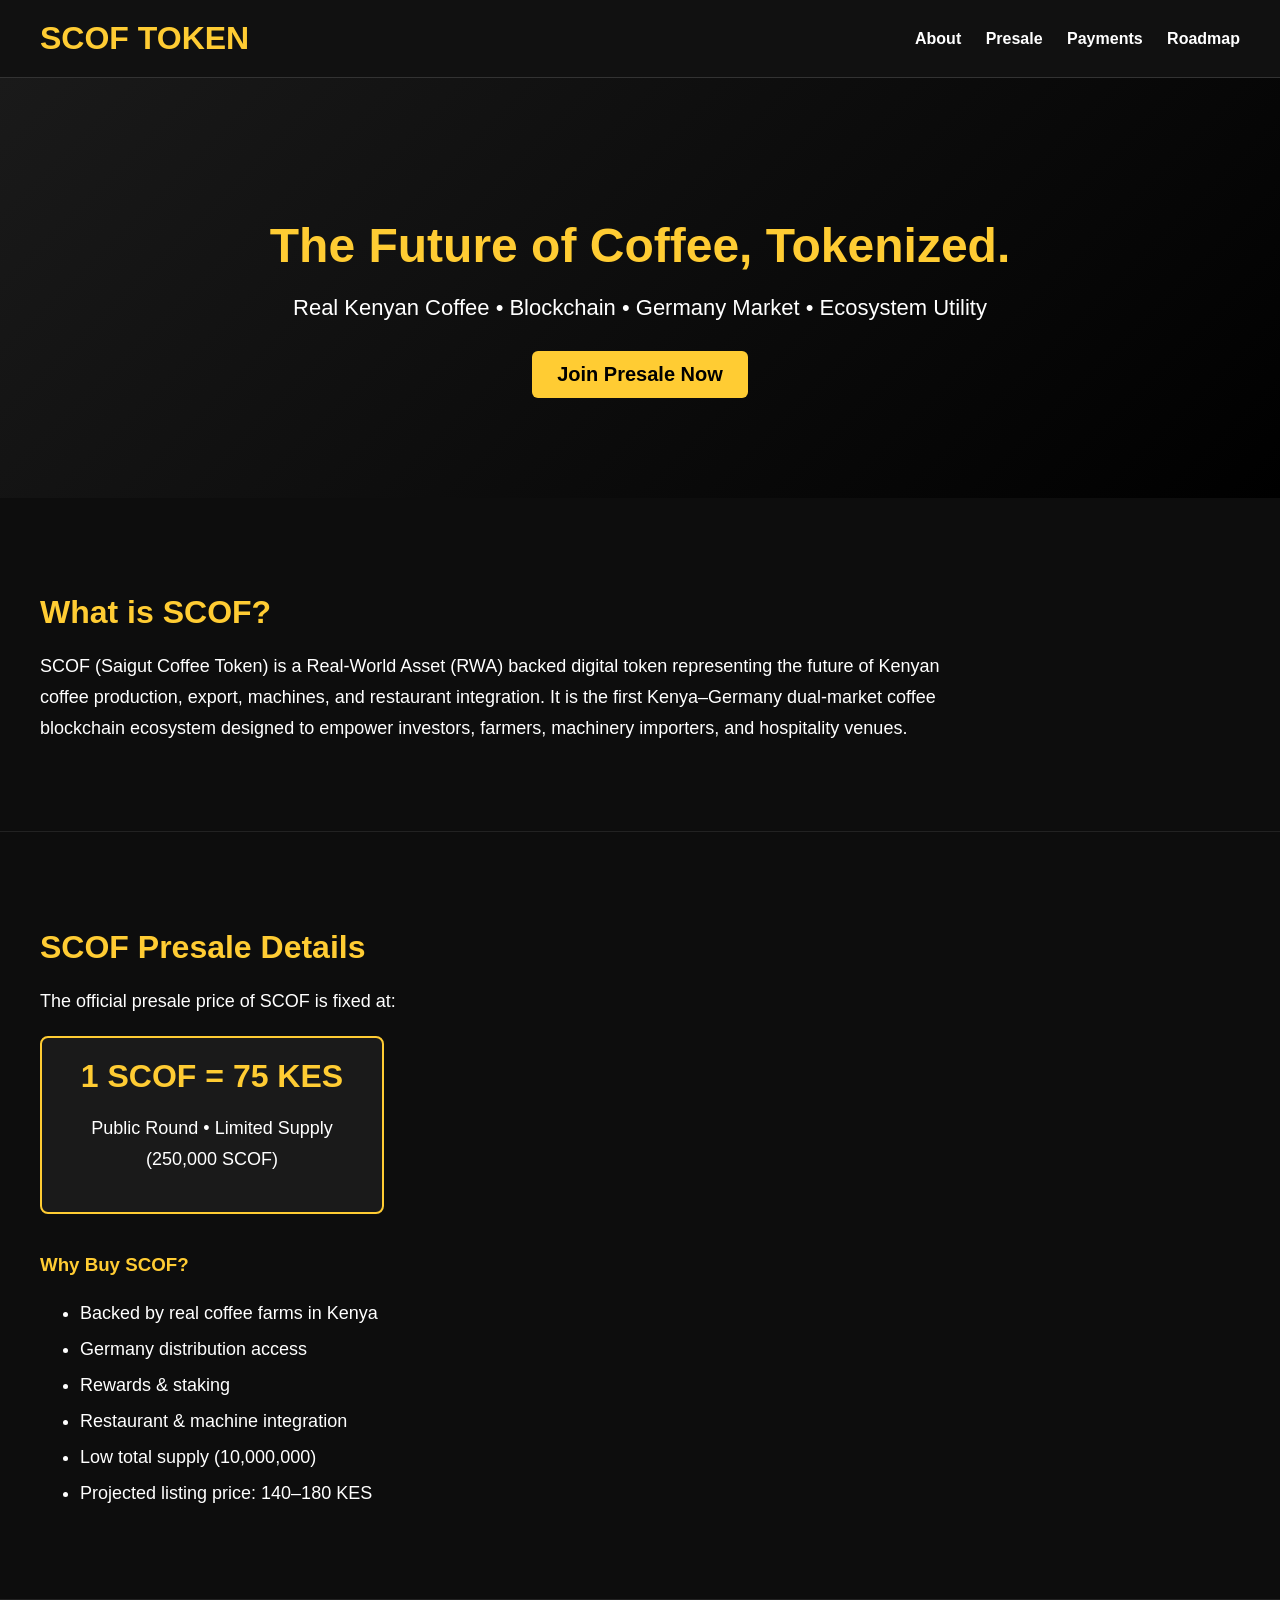
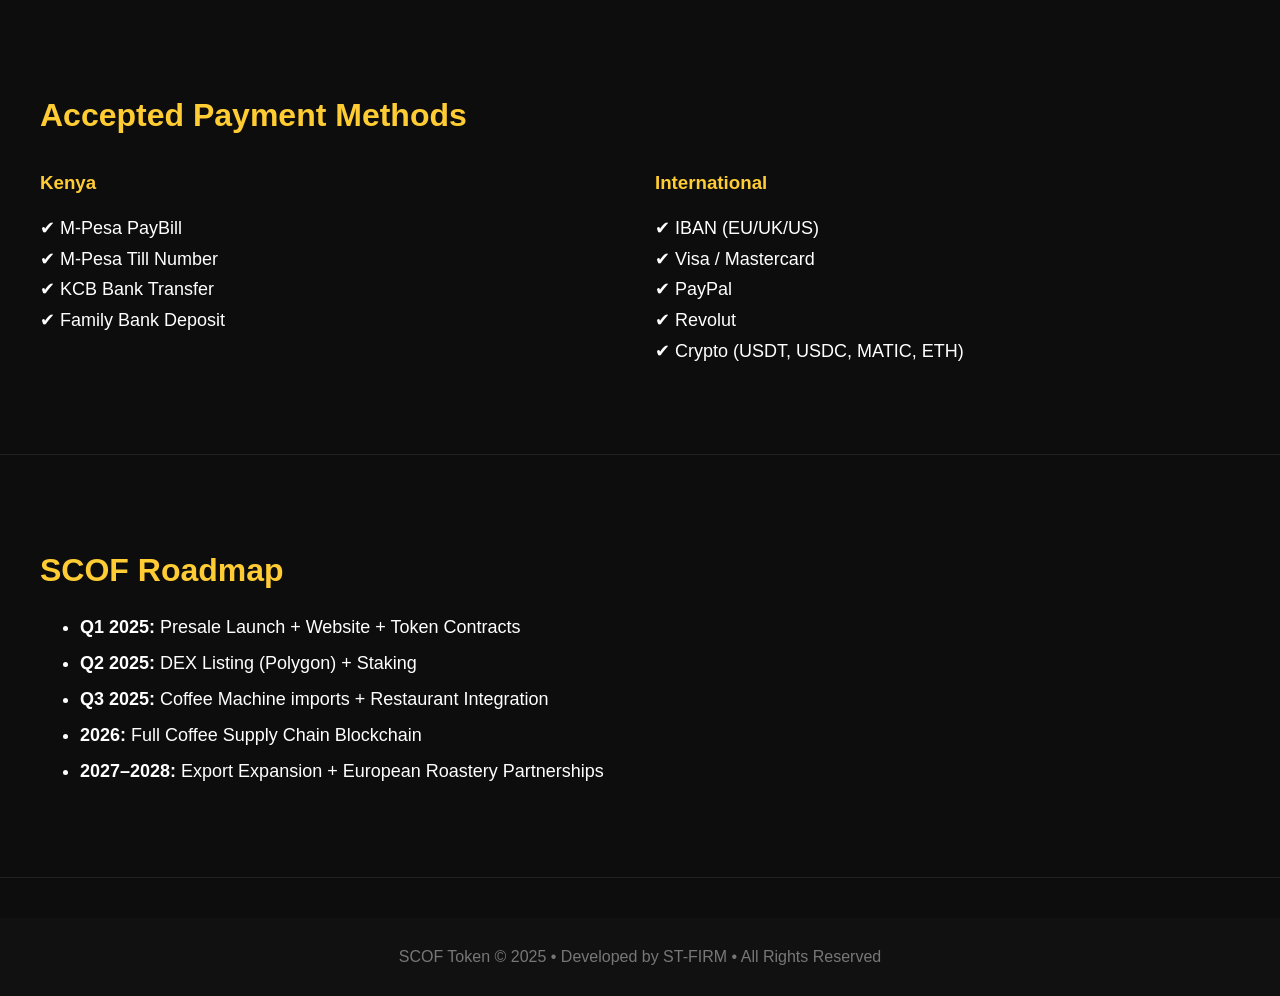
<file: SCHOF index.html>
<!DOCTYPE html>
<html lang="en">
<head>
<meta charset="UTF-8">
<meta name="viewport" content="width=device-width, initial-scale=1.0">
<title>SCOF Token – Official Presale</title>

<style>
    body {
        margin: 0;
        font-family: Arial, sans-serif;
        background-color: #0d0d0d;
        color: white;
    }

    header {
        background: #111;
        padding: 20px 40px;
        display: flex;
        justify-content: space-between;
        align-items: center;
        border-bottom: 1px solid #333;
    }

    header h1 {
        color: #ffcc33;
        margin: 0;
    }

    nav a {
        color: white;
        margin-left: 20px;
        text-decoration: none;
        font-weight: bold;
    }

    .hero {
        padding: 100px 40px;
        text-align: center;
        background: linear-gradient(135deg, #1a1a1a, #000);
    }

    .hero h2 {
        font-size: 48px;
        margin-bottom: 10px;
        color: #ffcc33;
    }

    .hero p {
        font-size: 22px;
        margin-bottom: 30px;
    }

    .btn {
        display: inline-block;
        padding: 12px 25px;
        background: #ffcc33;
        color: black;
        font-size: 20px;
        border-radius: 6px;
        text-decoration: none;
        font-weight: bold;
    }

    .section {
        padding: 70px 40px;
        border-bottom: 1px solid #222;
    }

    .section h2 {
        color: #ffcc33;
        font-size: 32px;
        margin-bottom: 20px;
    }

    .section p {
        font-size: 18px;
        line-height: 1.7;
        max-width: 900px;
    }

    .price-box {
        background: #1a1a1a;
        padding: 20px;
        width: 300px;
        text-align: center;
        border: 2px solid #ffcc33;
        border-radius: 8px;
        margin-top: 20px;
    }

    .price-box h3 {
        margin: 0;
        font-size: 32px;
        color: #ffcc33;
    }

    .grid {
        display: grid;
        grid-template-columns: repeat(auto-fit, minmax(300px, 1fr));
        gap: 30px;
        margin-top: 20px;
    }

    footer {
        background: #111;
        text-align: center;
        padding: 30px;
        color: #777;
        margin-top: 40px;
    }
</style>
</head>

<body>

<header>
    <h1>SCOF TOKEN</h1>
    <nav>
        <a href="#about">About</a>
        <a href="#presale">Presale</a>
        <a href="#payments">Payments</a>
        <a href="#roadmap">Roadmap</a>
    </nav>
</header>

<section class="hero">
    <h2>The Future of Coffee, Tokenized.</h2>
    <p>Real Kenyan Coffee • Blockchain • Germany Market • Ecosystem Utility</p>
    <a class="btn" href="#presale">Join Presale Now</a>
</section>

<section id="about" class="section">
    <h2>What is SCOF?</h2>
    <p>
        SCOF (Saigut Coffee Token) is a Real-World Asset (RWA) backed digital token representing 
        the future of Kenyan coffee production, export, machines, and restaurant integration. 
        It is the first Kenya–Germany dual-market coffee blockchain ecosystem designed to
        empower investors, farmers, machinery importers, and hospitality venues.
    </p>
</section>

<section id="presale" class="section">
    <h2>SCOF Presale Details</h2>

    <p>
        The official presale price of SCOF is fixed at:
    </p>

    <div class="price-box">
        <h3>1 SCOF = 75 KES</h3>
        <p>Public Round • Limited Supply (250,000 SCOF)</p>
    </div>

    <h3 style="margin-top:40px;color:#ffcc33;">Why Buy SCOF?</h3>
    <ul style="font-size:18px;line-height:2;">
        <li>Backed by real coffee farms in Kenya</li>
        <li>Germany distribution access</li>
        <li>Rewards & staking</li>
        <li>Restaurant & machine integration</li>
        <li>Low total supply (10,000,000)</li>
        <li>Projected listing price: 140–180 KES</li>
    </ul>
</section>

<section id="payments" class="section">
    <h2>Accepted Payment Methods</h2>

    <div class="grid">
        <div>
            <h3 style="color:#ffcc33;">Kenya</h3>
            <p>
                ✔ M-Pesa PayBill<br>
                ✔ M-Pesa Till Number<br>
                ✔ KCB Bank Transfer<br>
                ✔ Family Bank Deposit
            </p>
        </div>

        <div>
            <h3 style="color:#ffcc33;">International</h3>
            <p>
                ✔ IBAN (EU/UK/US)<br>
                ✔ Visa / Mastercard<br>
                ✔ PayPal<br>
                ✔ Revolut<br>
                ✔ Crypto (USDT, USDC, MATIC, ETH)
            </p>
        </div>
    </div>
</section>

<section id="roadmap" class="section">
    <h2>SCOF Roadmap</h2>
    <ul style="font-size:18px;line-height:2;">
        <li><b>Q1 2025:</b> Presale Launch + Website + Token Contracts</li>
        <li><b>Q2 2025:</b> DEX Listing (Polygon) + Staking</li>
        <li><b>Q3 2025:</b> Coffee Machine imports + Restaurant Integration</li>
        <li><b>2026:</b> Full Coffee Supply Chain Blockchain</li>
        <li><b>2027–2028:</b> Export Expansion + European Roastery Partnerships</li>
    </ul>
</section>

<footer>
    SCOF Token © 2025 • Developed by ST-FIRM • All Rights Reserved
</footer>

</body>
</html>
</file>
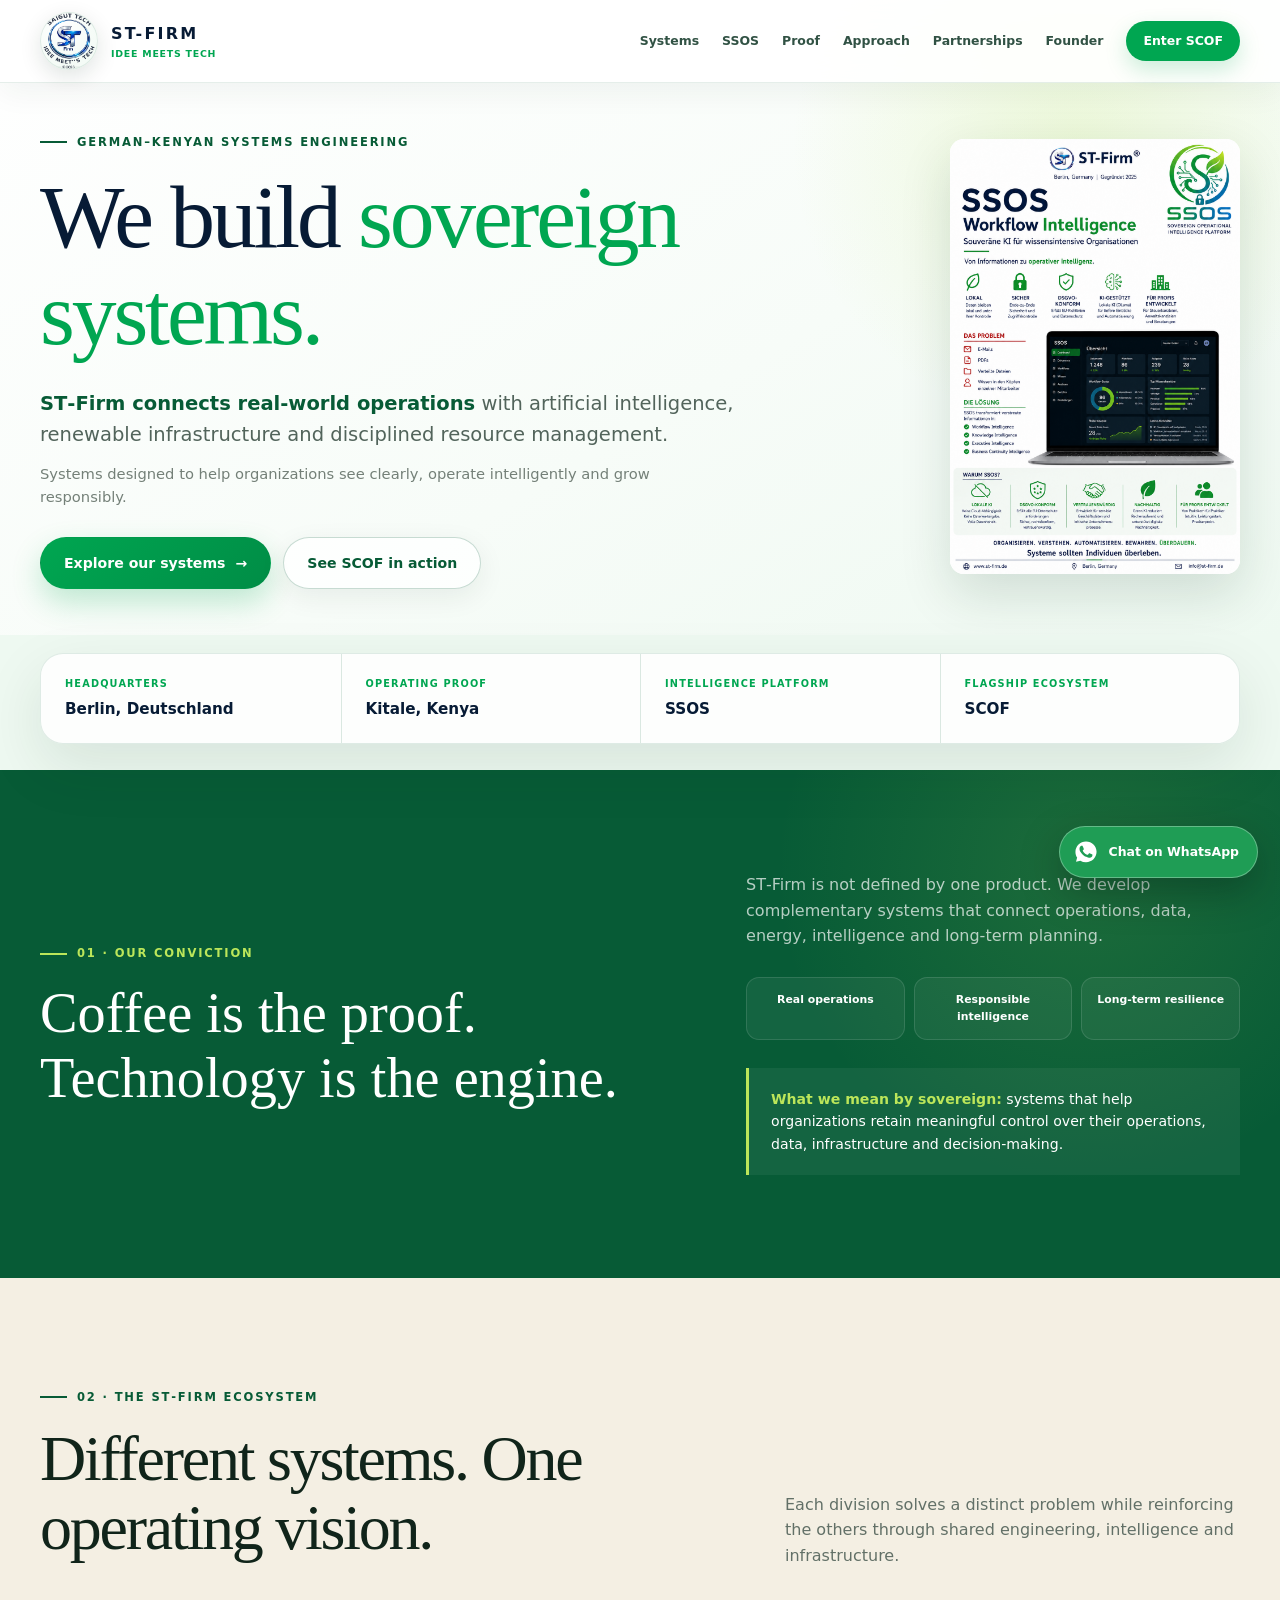
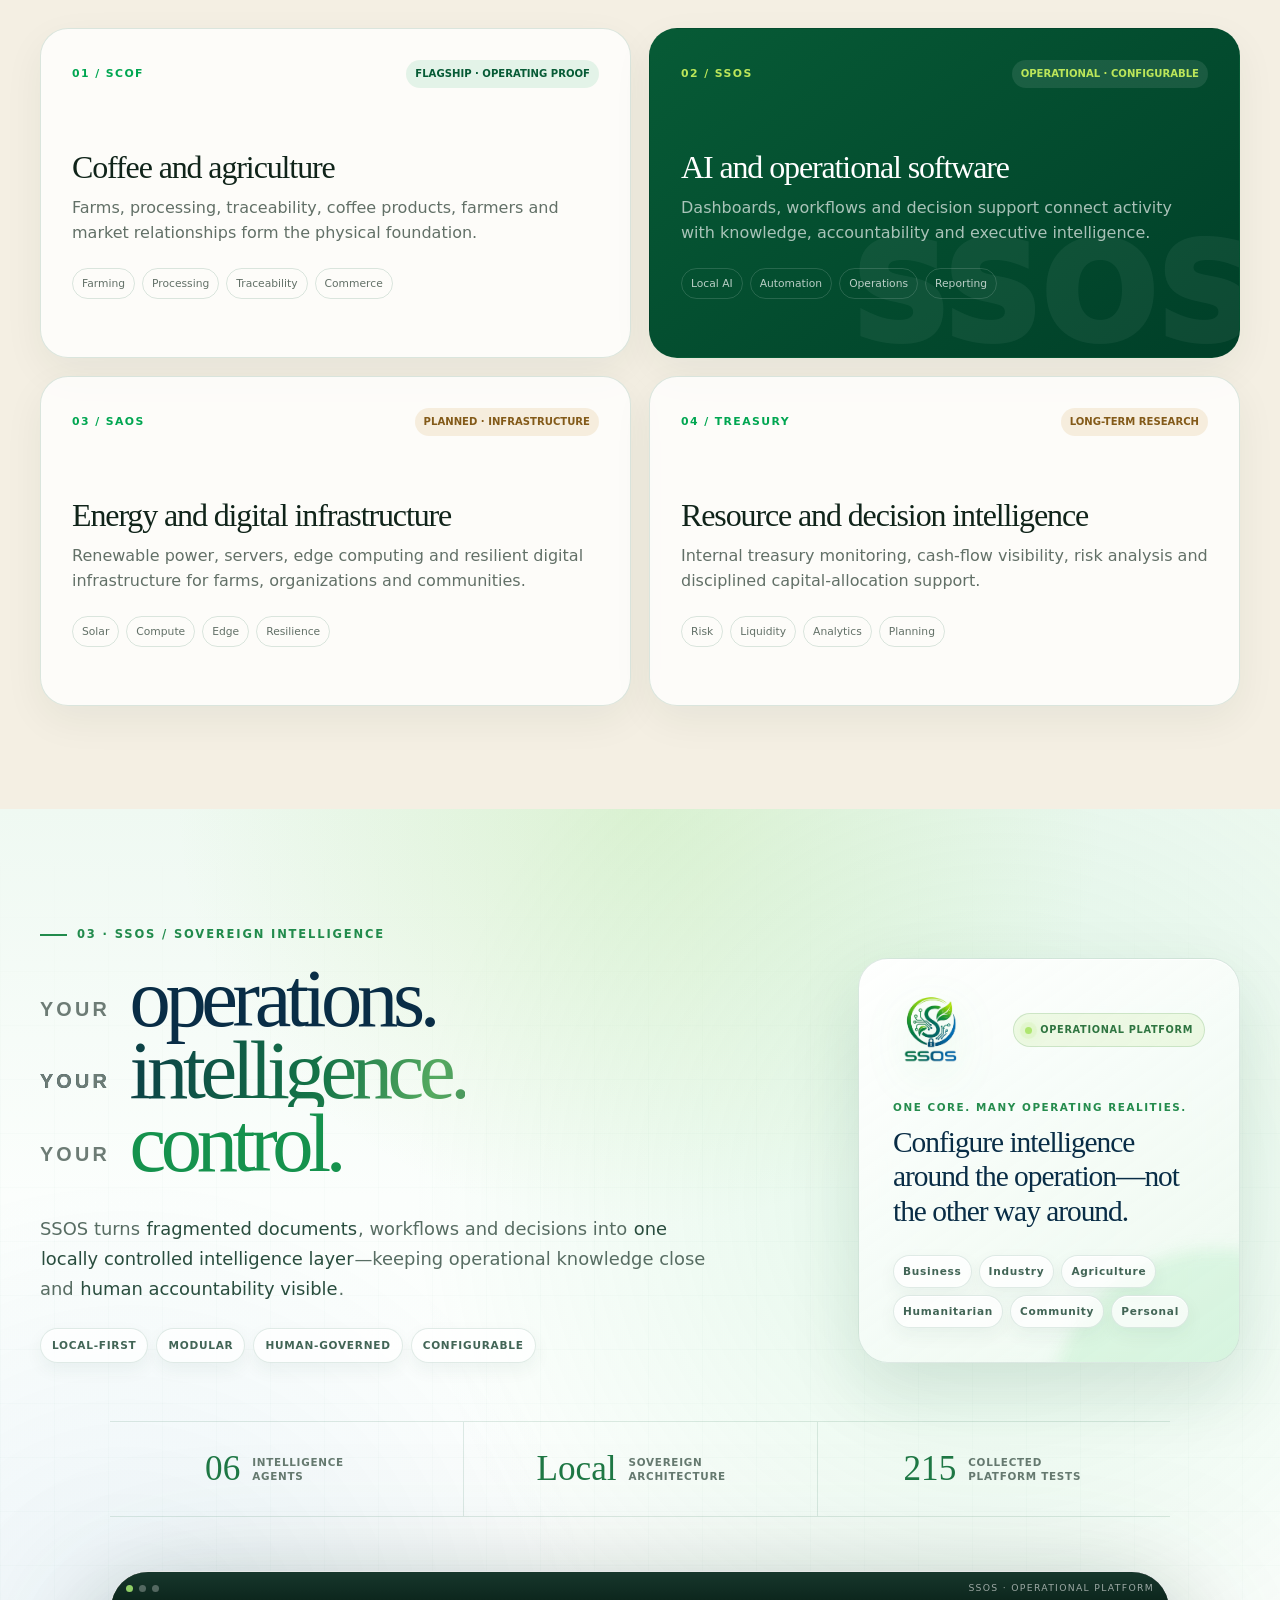
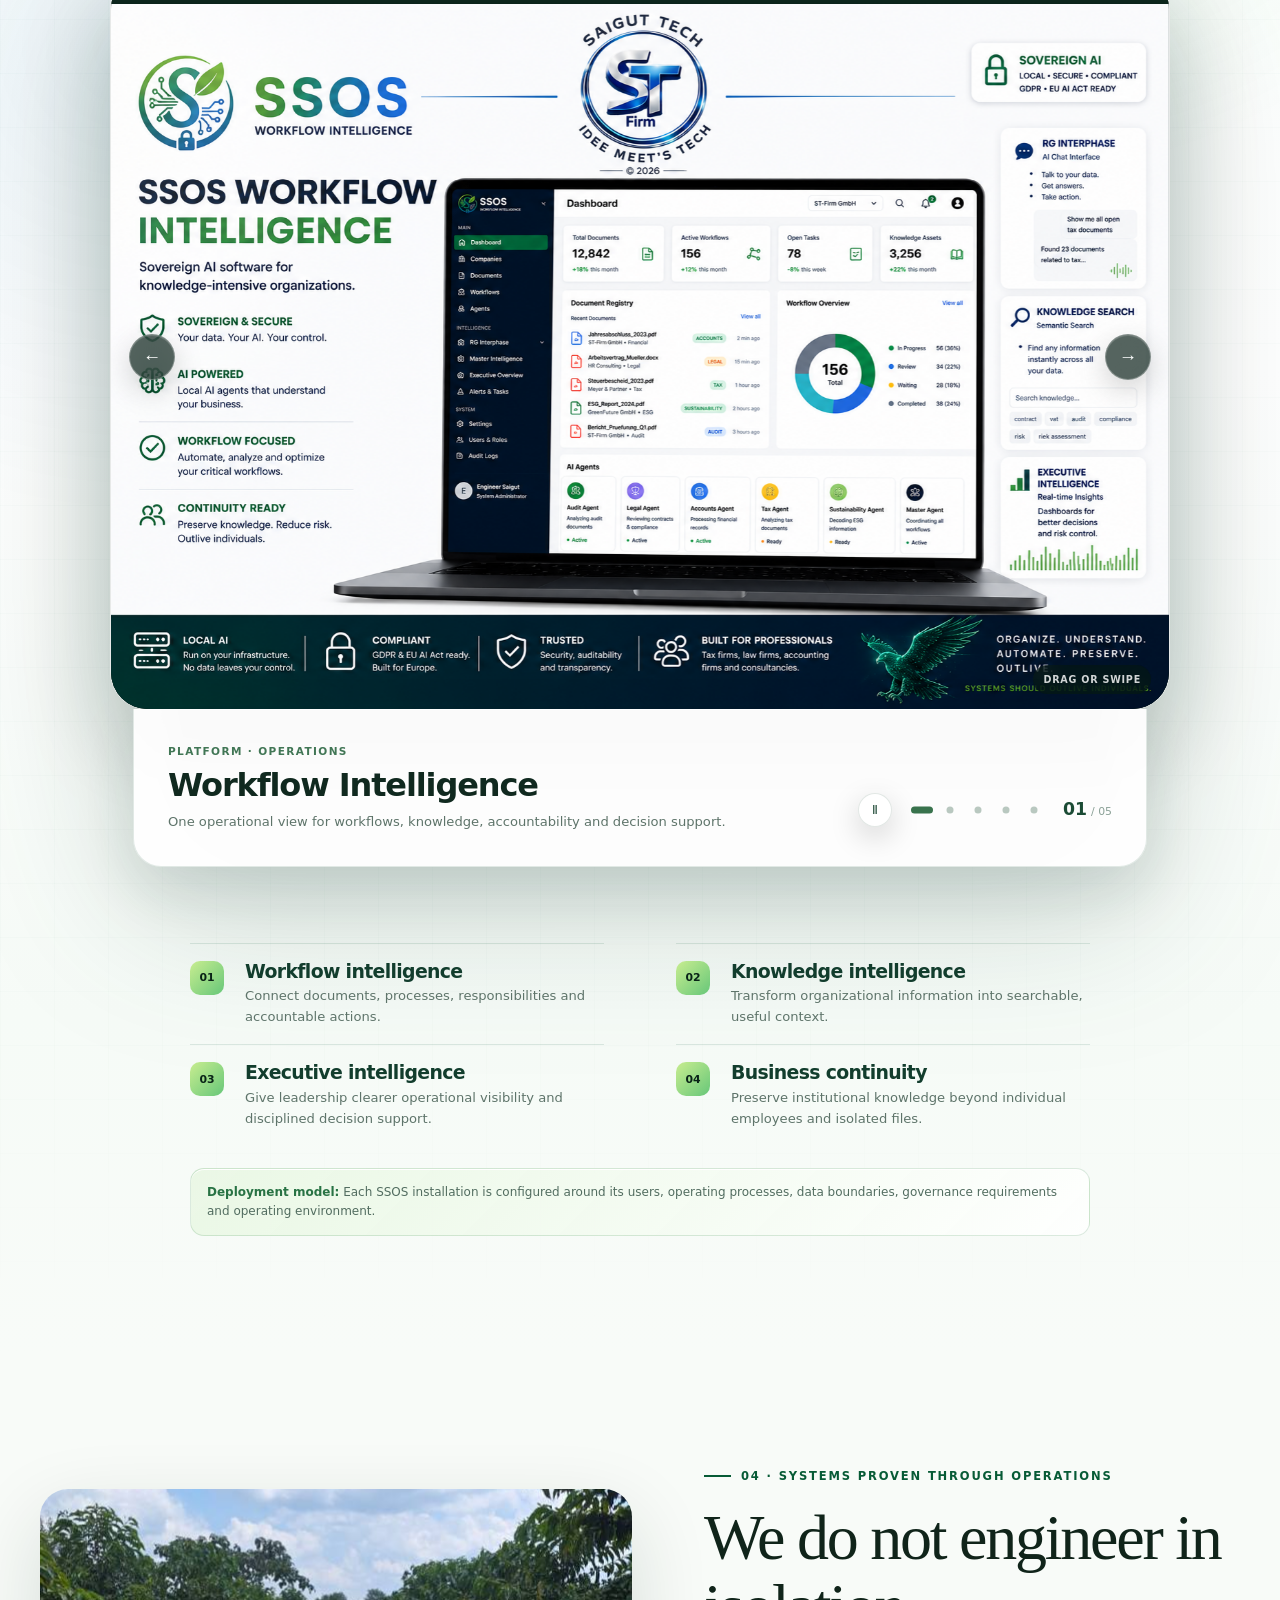
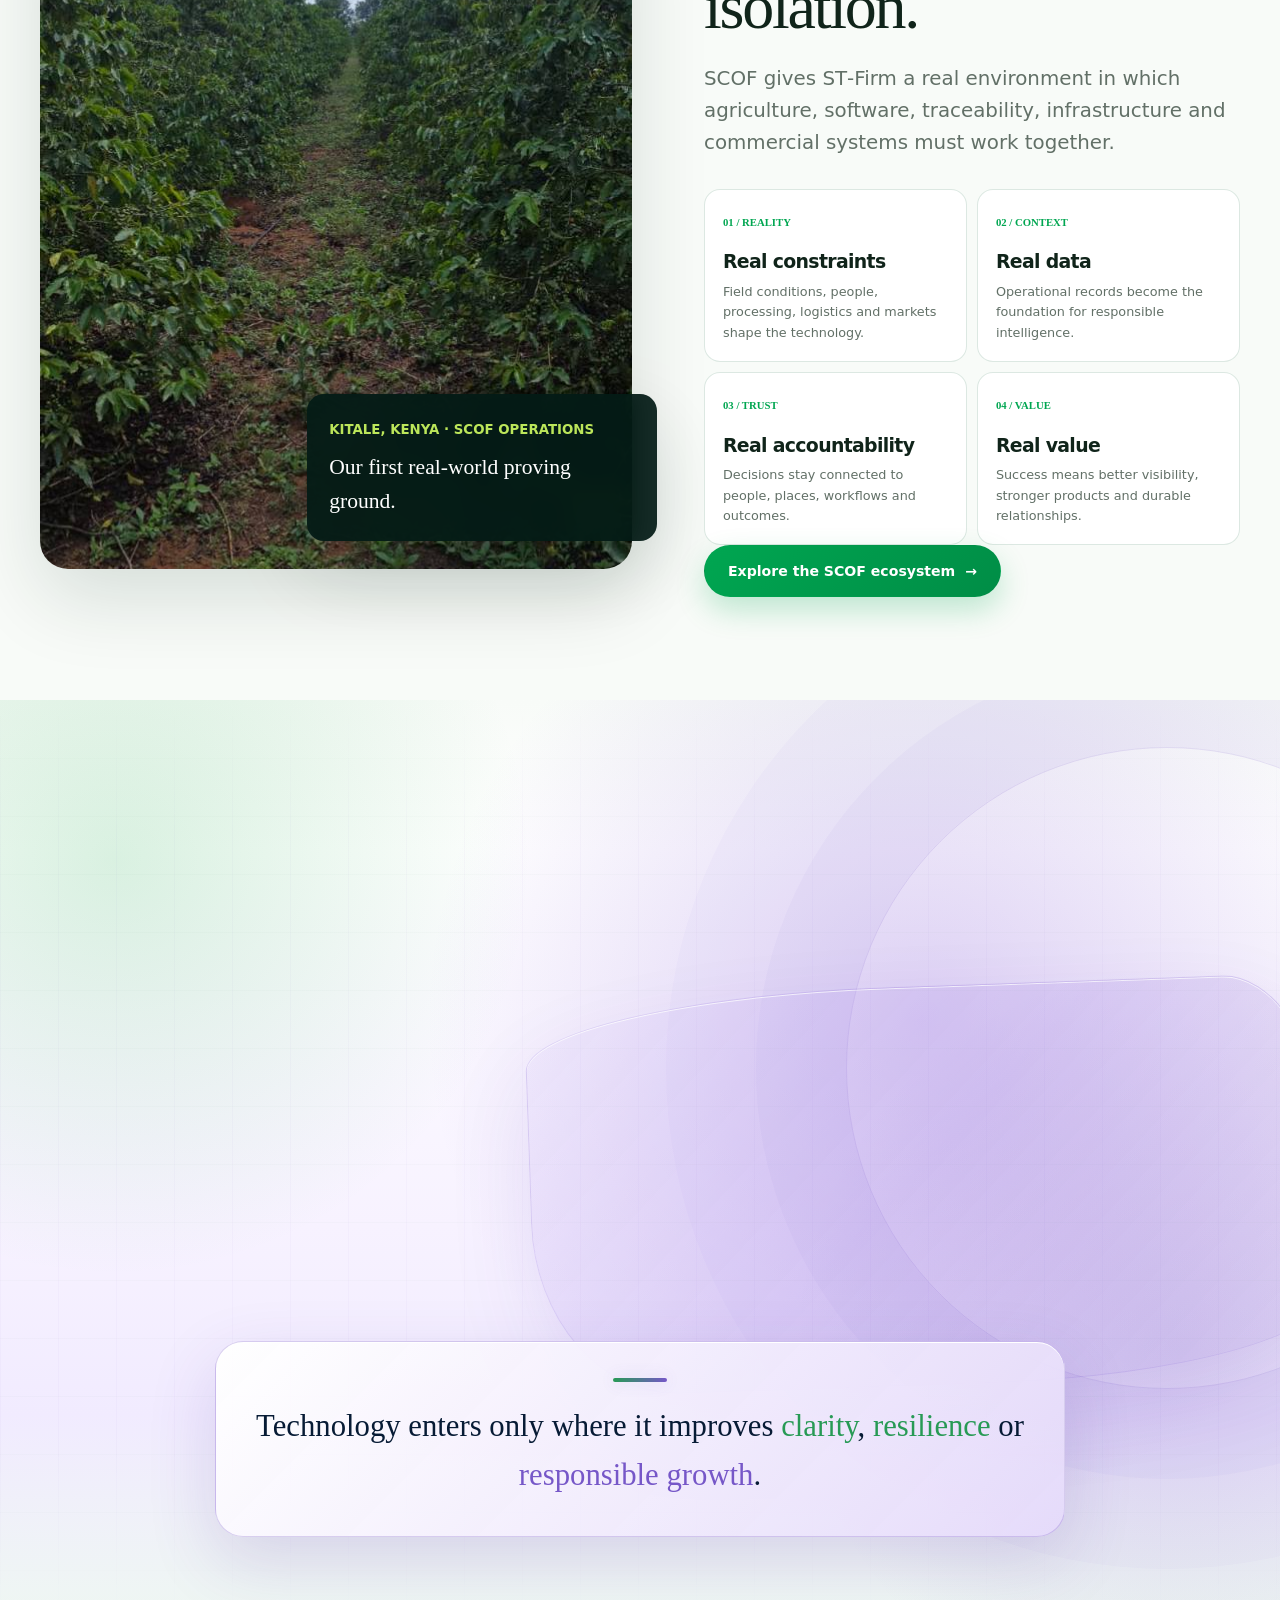
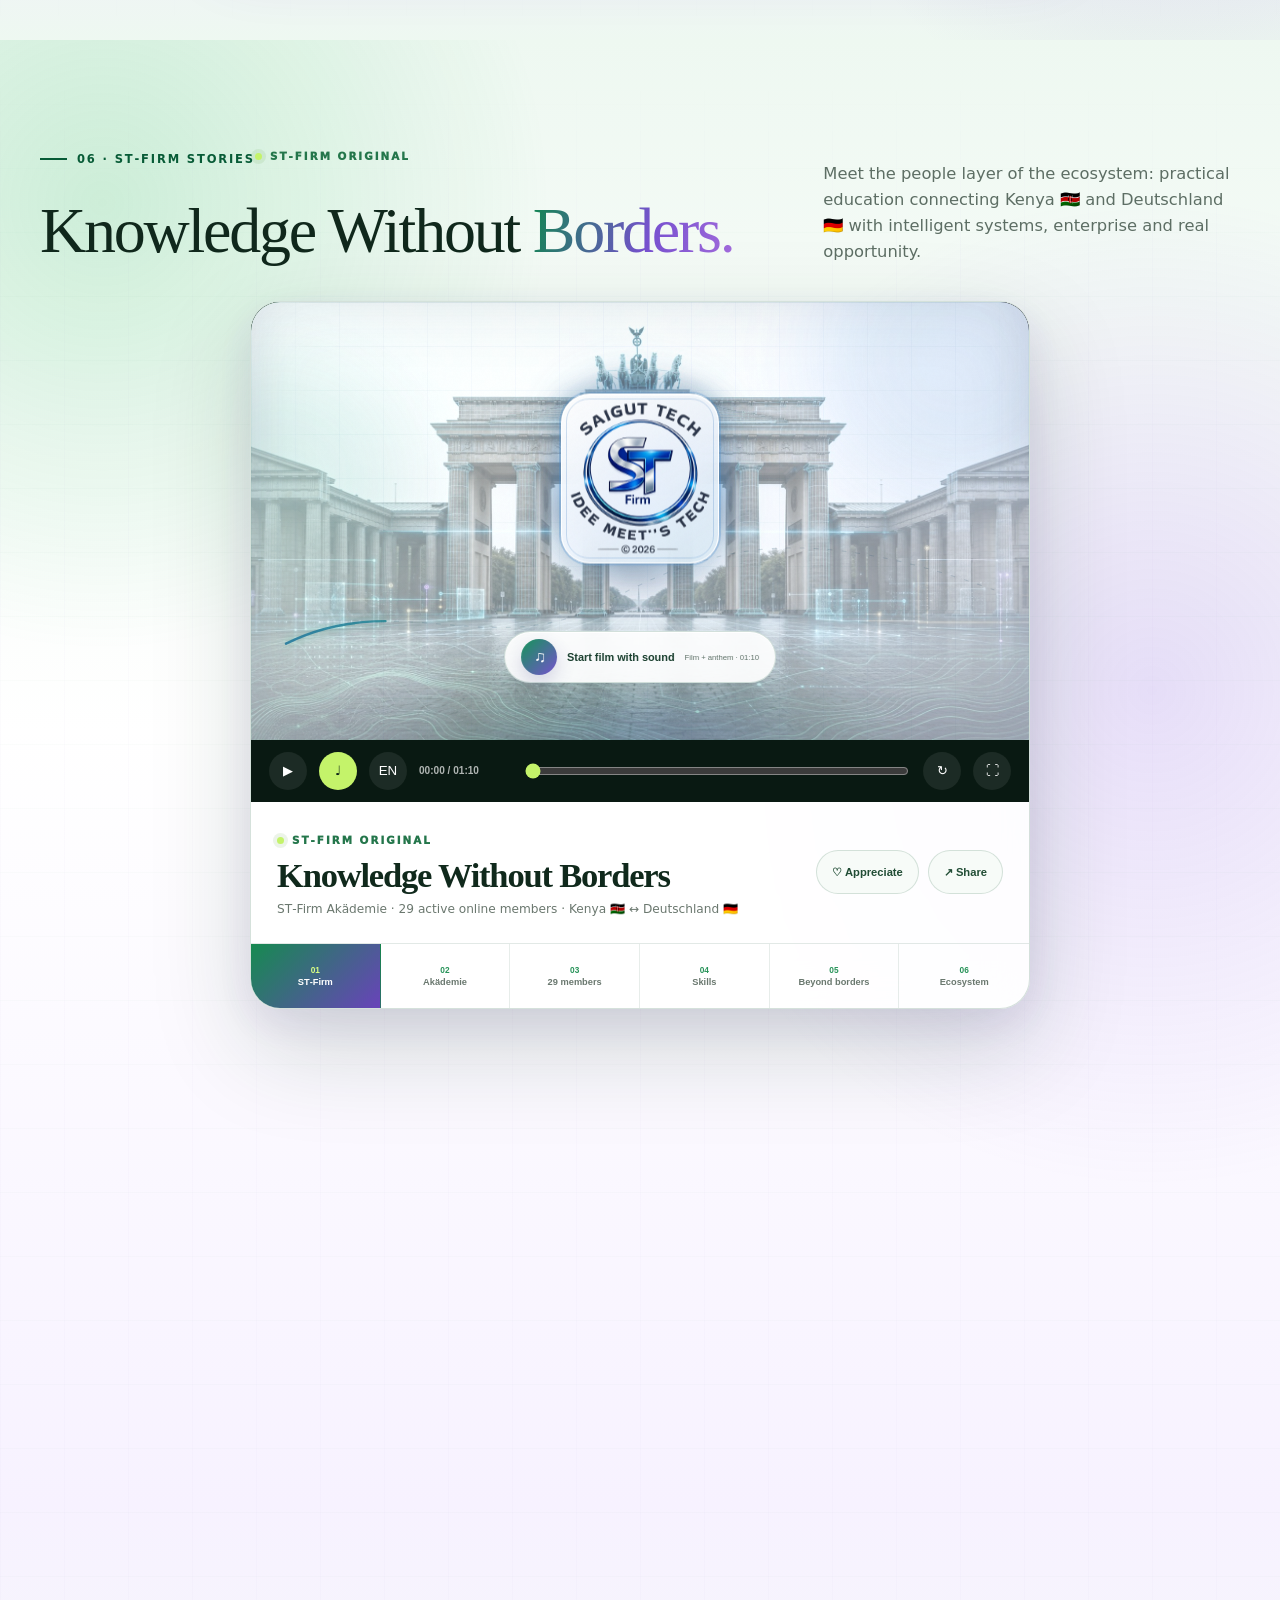
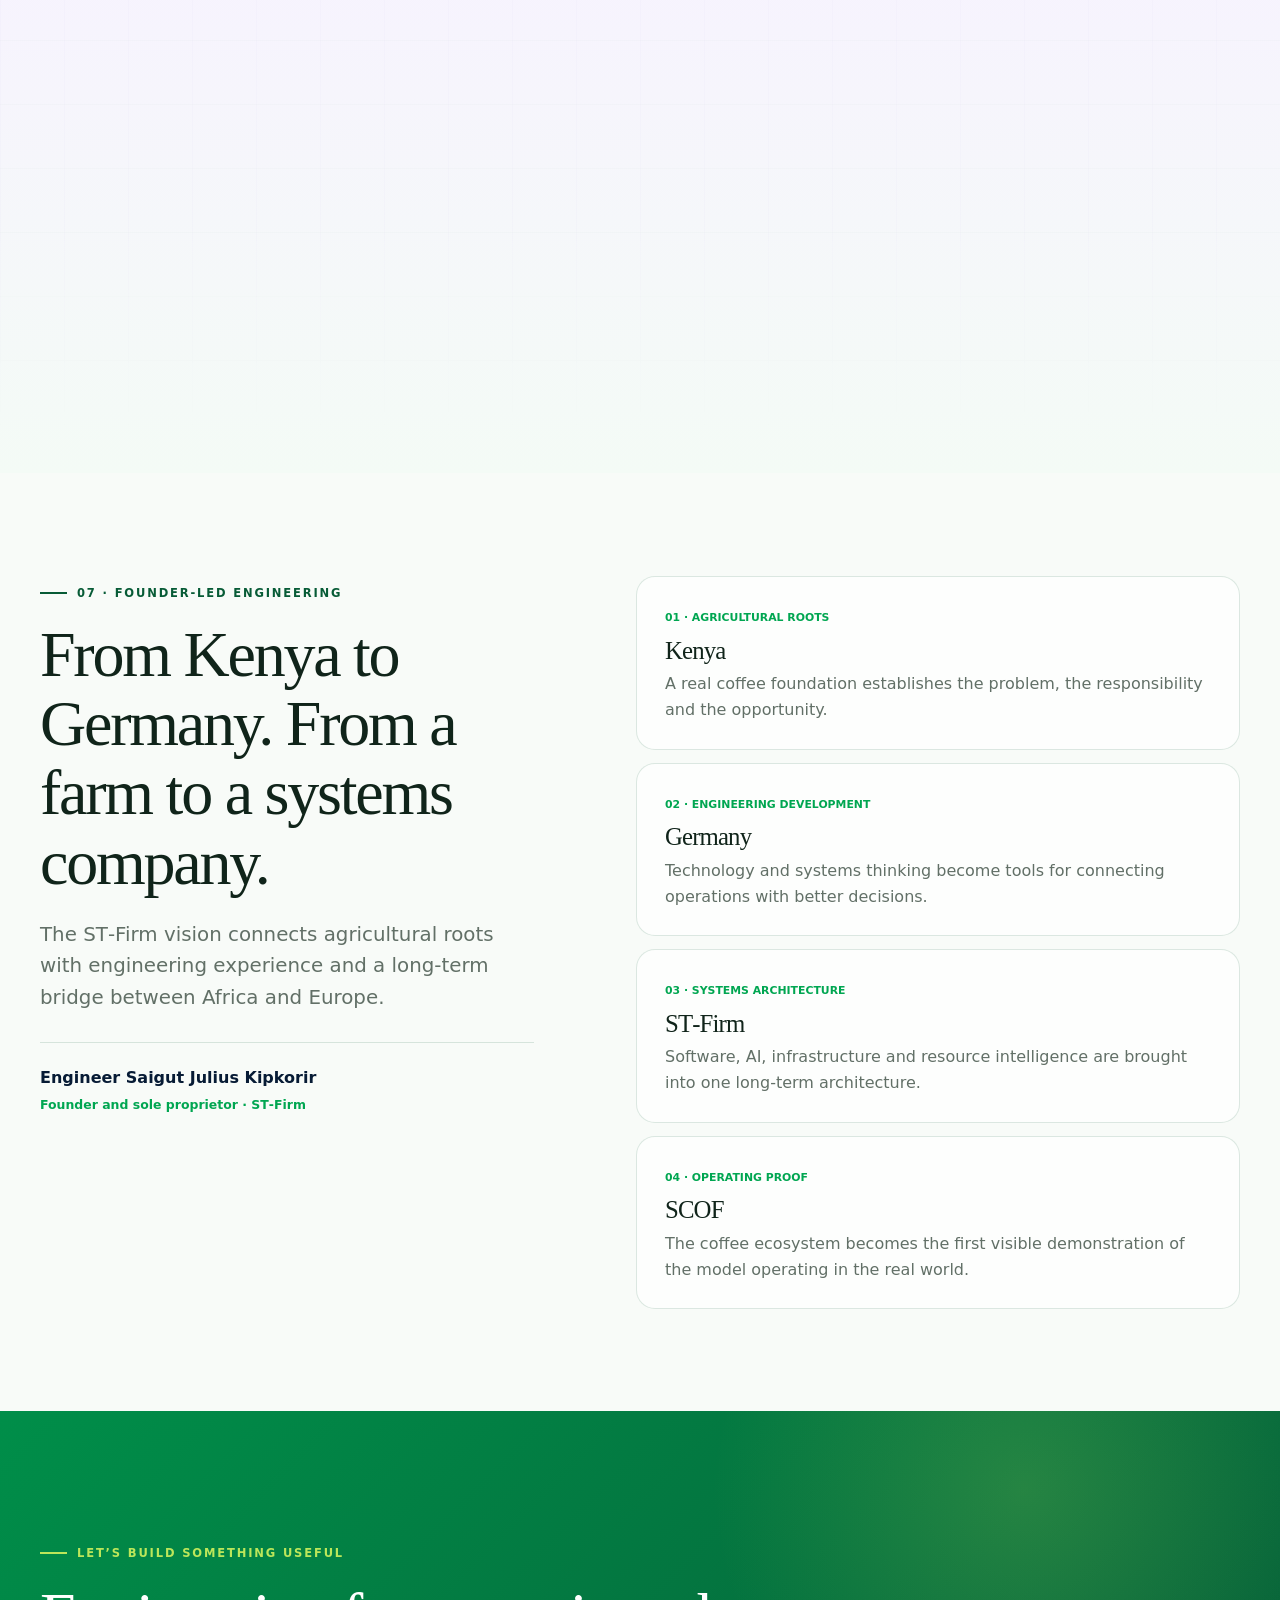
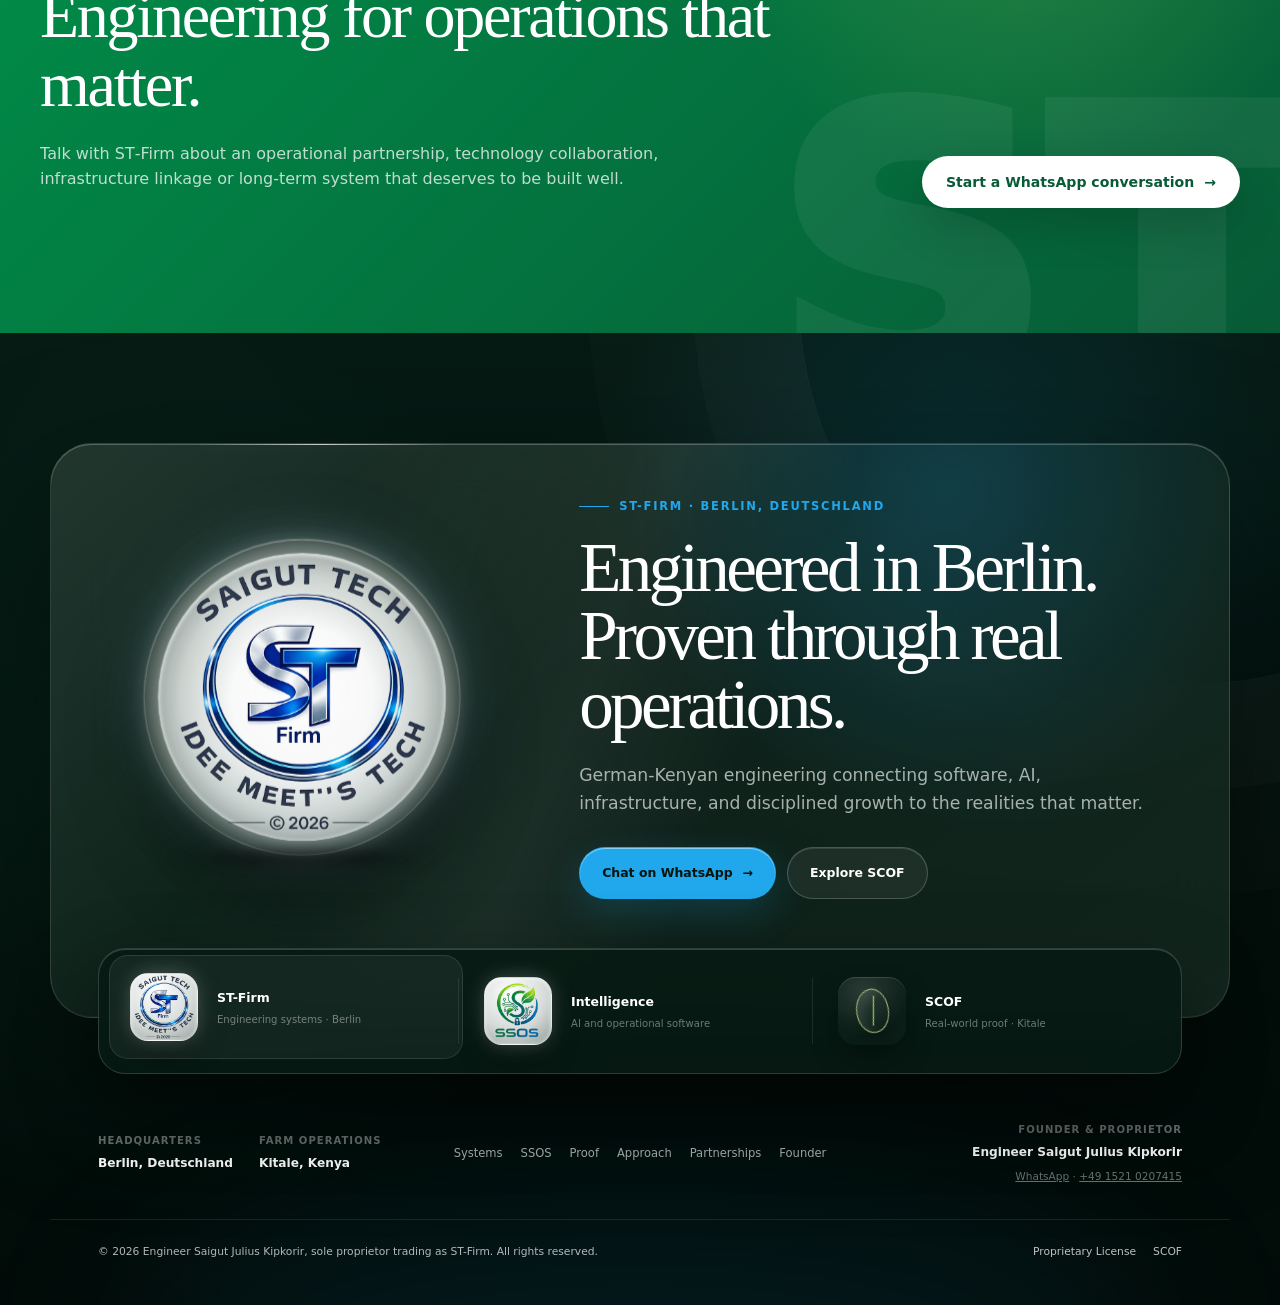
<file: st-firm.html>
<!DOCTYPE html>
<html lang="en">
<head>
  <meta charset="utf-8">
  <meta name="viewport" content="width=device-width, initial-scale=1">
  <meta name="description" content="ST-Firm is a German-Kenyan engineering company building sovereign systems across artificial intelligence, agriculture, infrastructure and responsible resource management.">
  <meta name="theme-color" content="#ffffff">
  <meta property="og:title" content="ST-Firm — We Build Sovereign Systems">
  <meta property="og:description" content="German-Kenyan engineering connecting real-world operations with sovereign AI, renewable infrastructure and disciplined growth.">
  <meta property="og:type" content="website">
  <meta property="og:site_name" content="ST-Firm">
  <meta property="og:url" content="https://saigutjulius.github.io/SCOF/st-firm.html">
  <meta property="og:image" content="https://saigutjulius.github.io/SCOF/assets/brand/st-firm-og.png">
  <meta property="og:image:width" content="1200">
  <meta property="og:image:height" content="630">
  <meta name="twitter:card" content="summary_large_image">
  <meta name="twitter:title" content="ST-Firm — We Build Sovereign Systems">
  <meta name="twitter:description" content="German-Kenyan engineering: sovereign AI, software and resilient infrastructure.">
  <meta name="twitter:image" content="https://saigutjulius.github.io/SCOF/assets/brand/st-firm-og.png">
  <title>ST-Firm — We Build Sovereign Systems</title>
  <link rel="icon" type="image/png" sizes="32x32" href="assets/brand/st-firm-icon-32.png">
  <link rel="icon" type="image/png" sizes="48x48" href="assets/brand/st-firm-icon-48.png">
  <link rel="icon" type="image/png" sizes="192x192" href="assets/brand/st-firm-icon-192.png">
  <link rel="apple-touch-icon" sizes="180x180" href="assets/brand/st-firm-icon-180.png">
  <link rel="manifest" href="assets/brand/st-firm.webmanifest">
  <style>
    :root {
      --night: #061a13;
      --forest: #123d2c;
      --green: #315f42;
      --lime: #bdd978;
      --gold: #d4a44b;
      --cream: #f4efe3;
      --paper: #fbf9f3;
      --ink: #16251c;
      --muted: #667169;
      --line: rgba(18,61,44,.14);
      --radius: 24px;
      --shadow: 0 26px 80px rgba(5,30,21,.14);
    }
    * { box-sizing: border-box; }
    html { scroll-behavior: smooth; }
    body { margin: 0; color: var(--ink); background: var(--paper); font-family: Inter, ui-sans-serif, system-ui, -apple-system, BlinkMacSystemFont, "Segoe UI", sans-serif; line-height: 1.6; overflow-x: hidden; -webkit-font-smoothing: antialiased; -webkit-tap-highlight-color: transparent; }
    body.menu-open { overflow: hidden; }
    img { display: block; width: 100%; }
    a { color: inherit; }
    .wrap { width: min(1180px, calc(100% - 40px)); margin-inline: auto; }
    .eyebrow { display: inline-flex; align-items: center; gap: 10px; margin: 0 0 17px; color: var(--green); font-size: .72rem; font-weight: 850; letter-spacing: .15em; text-transform: uppercase; }
    .eyebrow::before { content: ""; width: 27px; height: 2px; background: currentColor; }
    h1, h2, h3, p { margin-top: 0; }
    h1, h2, h3 { line-height: 1.08; letter-spacing: -.035em; }
    h1, h2 { font-family: Georgia, serif; font-weight: 500; }
    h1 { max-width: 920px; margin-bottom: 25px; font-size: clamp(3.4rem, 8.2vw, 7.6rem); }
    h2 { max-width: 760px; margin-bottom: 22px; font-size: clamp(2.35rem, 5vw, 4.5rem); }
    h3 { margin-bottom: 10px; font-size: 1.18rem; }
    .lead { max-width: 700px; color: var(--muted); font-size: clamp(1.05rem, 1.8vw, 1.24rem); }
    .section { padding: 112px 0; }
    .section-head { display: flex; align-items: end; justify-content: space-between; gap: 45px; margin-bottom: 52px; }
    .section-head > p { max-width: 455px; color: var(--muted); }
    .btn { display: inline-flex; min-height: 50px; align-items: center; justify-content: center; gap: 10px; padding: 0 22px; border-radius: 999px; font-size: .88rem; font-weight: 800; text-decoration: none; transition: transform .2s, background .2s, border-color .2s; -webkit-tap-highlight-color: transparent; }
    .btn:hover { transform: translateY(-2px); }
    .btn-primary { color: var(--night); background: var(--lime); }
    .btn-outline { border: 1px solid rgba(255,255,255,.3); color: white; background: rgba(255,255,255,.035); }

    header { position: fixed; z-index: 50; top: 0; right: 0; left: 0; border-bottom: 1px solid rgba(255,255,255,.1); background: rgba(6,26,19,.78); backdrop-filter: blur(18px); }
    .nav { min-height: 76px; display: flex; align-items: center; justify-content: space-between; gap: 24px; color: white; }
    .brand { display: inline-flex; align-items: center; gap: 13px; text-decoration: none; }
    .brand-logo { width: 56px; height: 56px; border-radius: 50%; object-fit: contain; background: radial-gradient(circle at 35% 22%, #ffffff, rgba(248,252,250,.92) 55%, rgba(240,245,242,.7) 100%); box-shadow: 0 0 14px rgba(255,255,255,.2), inset 0 1px 2px rgba(255,255,255,.6); }
    .brand strong { display: block; letter-spacing: .14em; }
    .brand small { display: block; color: rgba(255,255,255,.5); font-size: .59rem; letter-spacing: .08em; }
    .nav-links { display: flex; align-items: center; gap: 27px; }
    .nav-links a { color: rgba(255,255,255,.7); font-size: .82rem; font-weight: 700; text-decoration: none; }
    .nav-links a:hover { color: white; }
    .nav-links .scof-link { padding: 9px 15px; border: 1px solid rgba(255,255,255,.24); border-radius: 999px; color: white; }
    .menu { display: none; min-width: 44px; min-height: 44px; border: 0; color: white; background: transparent; font: inherit; cursor: pointer; }

    .thesis { color: white; background: var(--forest); }
    .thesis-grid { display: grid; grid-template-columns: 1fr 1fr; gap: 9vw; align-items: center; }
    .thesis blockquote { margin: 0; font-family: Georgia, serif; font-size: clamp(2rem, 4.1vw, 3.8rem); line-height: 1.18; }
    .thesis p { color: rgba(255,255,255,.64); }
    .definition { margin-top: 28px; padding: 20px 22px; border-left: 2px solid var(--lime); background: rgba(255,255,255,.045); font-size: .88rem; }
    .definition strong { color: var(--lime); }

    .architecture { background: var(--cream); }
    .division-grid { display: grid; grid-template-columns: repeat(2, 1fr); gap: 17px; }
    .division { min-height: 310px; padding: 30px; border: 1px solid var(--line); border-radius: var(--radius); background: rgba(255,255,255,.68); }
    .division-top { display: flex; align-items: center; justify-content: space-between; }
    .division-code { color: var(--green); font-size: .68rem; font-weight: 900; letter-spacing: .13em; }
    .status { padding: 6px 9px; border-radius: 999px; color: var(--green); background: rgba(49,95,66,.1); font-size: .63rem; font-weight: 850; text-transform: uppercase; }
    .status.planned { color: #835a19; background: rgba(212,164,75,.16); }
    .division h3 { margin-top: 62px; font-family: Georgia, serif; font-size: 2rem; font-weight: 500; }
    .division p { color: var(--muted); }
    .tags { display: flex; flex-wrap: wrap; gap: 7px; margin-top: 22px; }
    .tags span { padding: 6px 9px; border: 1px solid var(--line); border-radius: 999px; color: var(--muted); font-size: .67rem; }

    .proof-grid { display: grid; grid-template-columns: 1.05fr .95fr; gap: 70px; align-items: center; }
    .proof-image { position: relative; }
    .proof-image img { height: 650px; object-fit: cover; border-radius: var(--radius); box-shadow: var(--shadow); }
    .proof-label { position: absolute; right: -25px; bottom: 28px; width: min(330px, 80%); padding: 22px; border-radius: 17px; color: white; background: var(--night); box-shadow: var(--shadow); }
    .proof-label small { color: var(--lime); text-transform: uppercase; }
    .proof-label strong { display: block; margin-top: 8px; font-family: Georgia, serif; font-size: 1.35rem; font-weight: 500; }
    .proof-points { display: grid; margin-top: 30px; }
    .proof-point { display: grid; grid-template-columns: 38px 1fr; gap: 15px; padding: 19px 0; border-top: 1px solid var(--line); }
    .proof-point span { color: var(--gold); font-family: Georgia, serif; }
    .proof-point p { margin: 5px 0 0; color: var(--muted); font-size: .84rem; }

    .model { color: white; background: var(--night); }
    .model .eyebrow { color: var(--lime); }
    .model .section-head > p { color: rgba(255,255,255,.56); }
    .flow { display: grid; grid-template-columns: repeat(5, 1fr); margin-top: 54px; border-top: 1px solid rgba(255,255,255,.17); }
    .flow article { position: relative; padding: 36px 25px 0 0; }
    .flow article::before { content: ""; position: absolute; top: -6px; width: 11px; height: 11px; border-radius: 50%; background: var(--lime); box-shadow: 0 0 0 5px var(--night); }
    .flow small { color: var(--lime); font-weight: 800; }
    .flow h3 { margin-top: 15px; }
    .flow p { color: rgba(255,255,255,.5); font-size: .8rem; }

    .founder { background: var(--paper); }
    .founder-grid { display: grid; grid-template-columns: .85fr 1.15fr; gap: 8vw; }
    .founder-title { position: sticky; top: 120px; align-self: start; }
    .timeline { border-left: 1px solid var(--line); }
    .moment { position: relative; padding: 0 0 42px 34px; }
    .moment::before { content: ""; position: absolute; left: -6px; top: 4px; width: 11px; height: 11px; border-radius: 50%; background: var(--gold); }
    .moment small { color: var(--green); font-size: .68rem; font-weight: 850; text-transform: uppercase; }
    .moment h3 { margin: 9px 0 7px; font-family: Georgia, serif; font-size: 1.55rem; font-weight: 500; }
    .moment p { color: var(--muted); }

    .closing { position: relative; overflow: hidden; padding: 115px 0; color: white; background: var(--forest); }
    .closing::after { content: "ST"; position: absolute; right: -25px; bottom: -120px; color: rgba(255,255,255,.04); font-size: 24rem; font-weight: 950; line-height: 1; }
    .closing-inner { position: relative; z-index: 2; display: grid; grid-template-columns: 1fr auto; gap: 50px; align-items: end; }
    .closing p { max-width: 650px; color: rgba(255,255,255,.64); }
    footer { padding: 28px 0; color: rgba(255,255,255,.48); background: var(--night); font-size: .74rem; }
    .footer-inner { display: flex; justify-content: space-between; gap: 25px; }

    .reveal { opacity: 0; transform: translateY(20px); will-change: transform, opacity; transition: opacity .7s cubic-bezier(.25,.1,.25,1), transform .7s cubic-bezier(.25,.1,.25,1); }
    .reveal.visible { opacity: 1; transform: none; }

    @media (max-width: 900px) {
      .nav-links { position: fixed; inset: 76px 0 auto; display: none; padding: 26px; flex-direction: column; align-items: flex-start; background: var(--night); }
      .nav-links.open { display: flex; }
      .menu { display: block; }
      .thesis-grid, .proof-grid, .founder-grid { grid-template-columns: 1fr; }
      .proof-image { max-width: 760px; }
      .flow { grid-template-columns: repeat(3, 1fr); row-gap: 28px; }
      .founder-title { position: static; }
    }
    @media (max-width: 650px) {
      .wrap { width: min(100% - 28px, 1180px); }
      .section { padding: 96px 0; }
      .section-head { display: block; }
      .division-grid { grid-template-columns: 1fr; }
      .proof-image img { height: 480px; }
      .proof-label { right: -4px; }
      .flow { grid-template-columns: 1fr; border-top: 0; }
      .flow article { padding: 22px 0; border-top: 1px solid rgba(255,255,255,.15); }
      .flow article::before { display: none; }
      .closing-inner { grid-template-columns: 1fr; }
      .footer-inner { display: block; }
      .footer-inner span { display: block; margin-top: 8px; }
      .brand-logo { width: 42px; height: 42px; }
    }
    @media (prefers-reduced-motion: reduce) {
      html { scroll-behavior: auto; }
      *, *::before, *::after { transition: none !important; }
      .reveal { opacity: 1; transform: none; }
    }
  </style>
  <style id="stfirm-2026-refresh">
    :root { --night:#041b16; --navy:#071b35; --forest:#075b36; --green:#00a651; --leaf:#46b94f; --lime:#bce65a; --paper:#f8fbf8; --ink:#10241a; --muted:#627067; --line:rgba(7,91,54,.14); --radius:28px; --shadow:0 28px 80px rgba(4,45,28,.14); --section-space:clamp(88px,8vw,104px); --section-head-gap:clamp(36px,4vw,44px); }
    html { scroll-padding-top:92px; }
    body { background:var(--paper); }
    a:focus-visible, button:focus-visible { outline:3px solid var(--lime); outline-offset:4px; }
    .skip-link { position:fixed; z-index:100; top:10px; left:10px; padding:10px 16px; border-radius:999px; color:white; background:var(--forest); transform:translateY(-150%); transition:transform .2s; }
    .skip-link:focus { transform:none; }
    .wrap { width:min(1200px,calc(100% - 44px)); }
    .eyebrow { margin-bottom:18px; color:var(--forest); font-weight:900; letter-spacing:.16em; }
    h1 { max-width:760px; color:var(--navy); font-size:clamp(3.6rem,7vw,6.8rem); }
    h1 em { color:var(--green); font-style:normal; }
    h2 { max-width:790px; font-size:clamp(2.45rem,5vw,4.7rem); }
    .section { position:relative; padding:var(--section-space) 0; }
    .section-head { gap:46px; margin-bottom:var(--section-head-gap); }
    .section.ssos-showcase { padding-block:clamp(96px,8.5vw,110px); }
    .btn { min-height:52px; padding-inline:23px; border:1px solid transparent; font-weight:850; transition:transform .2s,box-shadow .2s,background .2s,color .2s; }
    .btn:hover { transform:translateY(-3px); }
    .btn-primary { color:white; background:linear-gradient(135deg,var(--green),#008d46); box-shadow:0 13px 30px rgba(0,166,81,.24); }
    .btn-outline { border-color:rgba(7,91,54,.22); color:var(--forest); background:rgba(255,255,255,.78); box-shadow:0 8px 28px rgba(4,45,28,.07); }

    header { min-height:82px; border-bottom:1px solid rgba(7,91,54,.1); background:rgba(255,255,255,.9); box-shadow:0 8px 32px rgba(4,45,28,.06); backdrop-filter:blur(20px) saturate(150%); }
    .nav { min-height:82px; color:var(--navy); }
    .brand { color:var(--navy); }
    .brand-logo { width:58px; height:58px; border:1px solid rgba(7,91,54,.1); background:radial-gradient(circle at 35% 22%,#fff,#f4fbf6 70%); box-shadow:0 7px 22px rgba(4,45,28,.12); }
    .brand small { color:var(--green); font-weight:800; }
    .nav-links { gap:23px; }
    .nav-links a { position:relative; color:#315244; font-size:.78rem; font-weight:780; }
    .nav-links a:not(.scof-link)::after { content:""; position:absolute; right:0; bottom:-9px; left:0; height:2px; background:var(--green); transform:scaleX(0); transition:transform .2s; }
    .nav-links a:hover { color:var(--forest); }
    .nav-links a:hover::after { transform:scaleX(1); }
    .nav-links .scof-link { padding:10px 17px; border:0; color:white; background:var(--green); box-shadow:0 9px 22px rgba(0,166,81,.2); }
    .menu { border:1px solid var(--line); border-radius:50%; color:var(--forest); background:white; font-weight:800; }

    .hero { position:relative; min-height:auto; overflow:hidden; padding:125px 0 46px; color:var(--ink); background:radial-gradient(circle at 84% 23%,rgba(188,230,90,.2),transparent 24%),linear-gradient(150deg,#fff 0%,#f7fcf8 58%,#eef9f1 100%); }
    .hero::before { inset:auto; top:9%; right:-8%; width:42vw; height:42vw; opacity:1; border:1px solid rgba(0,166,81,.12); border-radius:50%; background:transparent; box-shadow:0 0 0 70px rgba(0,166,81,.025),0 0 0 140px rgba(0,166,81,.018); }
    .hero-inner { position:relative; z-index:2; display:grid; grid-template-columns:minmax(0,1fr) auto; gap:clamp(36px,5vw,64px); align-items:center; margin-block:0; }
    .hero .eyebrow { color:var(--forest); }
    .hero-copy { max-width:700px; color:#52645b; font-size:clamp(1.05rem,1.65vw,1.22rem); }
    .hero-copy strong { color:var(--forest); }
    .hero-subcopy { max-width:660px; margin-top:-8px; color:#748078; font-size:.92rem; }
    .hero-actions { display:flex; flex-wrap:wrap; gap:12px; margin-top:28px; }
    .hero-visual { position:relative; align-self:center; width:auto; margin:0; border:0; background:none; box-shadow:none; }
    .hero-visual::before { display:none; }
    .poster-shell { display:block; width:fit-content; margin:0; }
    .poster-shell a { display:block; text-decoration:none; }
    .poster-shell img { width:auto; height:435px; max-width:100%; aspect-ratio:auto; border-radius:14px; object-fit:contain; background:white; box-shadow:0 20px 52px rgba(3,53,31,.14); transition:transform .35s,box-shadow .35s; }
    .poster-shell img:hover { transform:translateY(-3px); box-shadow:0 32px 78px rgba(3,53,31,.2); }
    .credibility { position:relative; z-index:3; margin:0; padding:18px 0 26px; background:#eef9f1; }
    .credibility-grid { display:grid; grid-template-columns:repeat(4,1fr); overflow:hidden; border:1px solid rgba(7,91,54,.12); border-radius:23px; background:rgba(255,255,255,.86); box-shadow:0 22px 60px rgba(4,45,28,.1); backdrop-filter:blur(15px); }
    .credibility article { padding:22px 24px; border-left:1px solid var(--line); }
    .credibility article:first-child { border-left:0; }
    .credibility small { display:block; color:var(--green); font-size:.61rem; font-weight:900; letter-spacing:.12em; text-transform:uppercase; }
    .credibility strong { display:block; margin-top:5px; color:var(--navy); font-size:.95rem; }

    .thesis { overflow:hidden; color:white; background:radial-gradient(circle at 85% 20%,rgba(188,230,90,.12),transparent 27%),var(--forest); }
    .thesis .eyebrow { color:var(--lime); }
    .thesis-grid { grid-template-columns:1.1fr .9fr; gap:8vw; }
    .thesis blockquote { font-size:clamp(2.4rem,4.4vw,4.3rem); line-height:1.15; }
    .thesis p { color:rgba(255,255,255,.7); }
    .principles { display:grid; grid-template-columns:repeat(3,1fr); gap:9px; margin-top:28px; }
    .principles span { padding:13px 10px; border:1px solid rgba(255,255,255,.12); border-radius:13px; color:white; background:rgba(255,255,255,.055); font-size:.68rem; font-weight:800; text-align:center; }
    .definition { border-left:3px solid var(--lime); background:rgba(255,255,255,.055); }

    .architecture { background:var(--cream); }
    .division-grid { gap:18px; }
    .division { position:relative; min-height:330px; overflow:hidden; padding:31px; border-radius:var(--radius); background:rgba(255,255,255,.78); box-shadow:0 14px 40px rgba(4,45,28,.06); transition:transform .3s,box-shadow .3s; }
    .division:hover { transform:translateY(-5px); box-shadow:var(--shadow); }
    .division.featured { color:white; border-color:transparent; background:linear-gradient(145deg,var(--forest),#003f28); }
    .division.featured::after { content:"SSOS"; position:absolute; right:-14px; bottom:-48px; color:rgba(255,255,255,.055); font-size:8.5rem; font-weight:950; }
    .division-top,.division h3,.division p,.tags { position:relative; z-index:2; }
    .division-code { color:var(--green); }
    .featured .division-code { color:var(--lime); }
    .status { color:var(--forest); background:rgba(0,166,81,.1); }
    .featured .status { color:var(--lime); background:rgba(255,255,255,.09); }
    .featured p { color:rgba(255,255,255,.66); }
    .featured .tags span { border-color:rgba(255,255,255,.14); color:rgba(255,255,255,.72); }

    .ssos-showcase { overflow:hidden; background:linear-gradient(145deg,#eff9f2,#f8fbff); }
    .capability-list { display:grid; margin-top:28px; }
    .capability { display:grid; grid-template-columns:40px 1fr; gap:15px; padding:17px 0; border-top:1px solid var(--line); }
    .capability span { display:grid; width:34px; height:34px; place-items:center; border-radius:10px; color:white; background:var(--green); font-size:.68rem; font-weight:900; }
    .capability h3 { margin-bottom:4px; color:var(--navy); }
    .capability p { margin:0; color:var(--muted); font-size:.82rem; }
    .development-note { margin-top:22px; padding:14px 16px; border:1px solid rgba(0,166,81,.15); border-radius:14px; color:#557065; background:rgba(255,255,255,.7); font-size:.75rem; }

    .proof-grid { gap:72px; }
    .proof-image img { height:680px; }
    .proof-label { width:min(350px,82%); background:rgba(4,27,22,.93); backdrop-filter:blur(12px); }
    .proof-label small { color:var(--lime); font-weight:850; }
    .proof-points { grid-template-columns:repeat(2,1fr); gap:10px; }
    .proof-point { display:block; padding:18px; border:1px solid var(--line); border-radius:16px; background:white; }
    .proof-point > span { color:var(--green); font-size:.67rem; font-weight:900; }
    .proof-point h3 { margin-top:18px; }
    .proof-point p { font-size:.8rem; }

    .model {
      --model-green:#279a55;
      --model-purple:#7657c8;
      overflow:hidden;
      color:var(--ink);
      background:
        radial-gradient(circle at 9% 17%,rgba(55,180,95,.19),transparent 26rem),
        radial-gradient(circle at 72% 34%,rgba(126,82,211,.25),transparent 31rem),
        radial-gradient(circle at 92% 69%,rgba(91,54,177,.15),transparent 24rem),
        linear-gradient(180deg,#f8fbf8 0%,#ffffff 16%,#f7f2ff 56%,#f1ebff 76%,#eef8f1 100%);
      isolation:isolate;
    }
    .model::before { content:""; position:absolute; z-index:-1; inset:0; opacity:.58; pointer-events:none; background-image:linear-gradient(rgba(45,108,72,.034) 1px,transparent 1px),linear-gradient(90deg,rgba(105,74,177,.05) 1px,transparent 1px); background-size:58px 58px; mask-image:linear-gradient(to bottom,transparent,#000 15%,#000 78%,transparent); }
    .model::after { content:""; position:absolute; z-index:-1; right:-13rem; top:5%; width:40rem; height:40rem; border:1px solid rgba(118,87,200,.16); border-radius:50%; box-shadow:0 0 0 90px rgba(118,87,200,.045),0 0 0 180px rgba(104,69,184,.025); pointer-events:none; }
    .model > .wrap { position:relative; z-index:1; isolation:isolate; }
    .model > .wrap::before { content:""; position:absolute; z-index:-1; top:25%; right:-7%; width:66%; height:54%; border:1px solid rgba(119,82,201,.12); border-radius:46% 12% 42% 18% / 18% 40% 20% 44%; background:linear-gradient(135deg,rgba(217,203,251,.2),rgba(133,91,217,.17) 48%,rgba(101,65,184,.1)); box-shadow:0 34px 90px rgba(91,54,177,.09),inset 0 1px 0 rgba(255,255,255,.7); transform:rotate(-2deg); pointer-events:none; }
    .model .eyebrow { color:var(--model-green); }
    .model .section-head h2 { color:var(--navy); }
    .model .section-head > p { color:#607169; }
    .model-intelligent { color:transparent; background:linear-gradient(105deg,#18804a 0%,#557a78 22%,#815bd0 48%,#6740bd 72%,#4d2c9e 100%); background-size:190% 100%; background-clip:text; -webkit-background-clip:text; filter:drop-shadow(0 10px 24px rgba(104,64,186,.14)); }
    .flow { position:relative; grid-template-columns:repeat(5,minmax(0,1fr)); gap:10px; margin-top:40px; border-top:0; }
    .flow::before,.flow::after { content:""; position:absolute; z-index:0; top:8px; left:10%; width:80%; height:3px; border-radius:99px; transform-origin:left center; }
    .flow::before { background:linear-gradient(90deg,#279a55 0%,#22a779 26%,#5d75b0 55%,#7657c8 78%,#8665ce 100%); box-shadow:0 0 18px rgba(70,126,95,.16); }
    .flow::after { width:20%; background:linear-gradient(90deg,transparent,rgba(255,255,255,.95),transparent); filter:drop-shadow(0 0 8px rgba(103,91,203,.45)); opacity:0; }
    .flow article { --step-color:#279a55; --step-rgb:39,154,85; position:relative; z-index:1; min-width:0; min-height:215px; margin-top:29px; padding:24px 20px 22px; border:1px solid rgba(var(--step-rgb),.19); border-radius:22px; background:linear-gradient(150deg,rgba(255,255,255,.98),rgba(247,253,248,.84)); box-shadow:0 18px 48px rgba(23,69,47,.09),inset 0 1px 0 #fff; backdrop-filter:blur(14px); transition:transform .28s ease,box-shadow .28s ease,border-color .28s ease; }
    .flow article:nth-child(2) { --step-color:#1ca276; --step-rgb:28,162,118; }
    .flow article:nth-child(3) { --step-color:#7059ba; --step-rgb:112,89,186; border-color:rgba(112,89,186,.27); background:linear-gradient(150deg,rgba(255,255,255,.97),rgba(230,222,250,.88)); box-shadow:0 20px 52px rgba(93,67,159,.14),inset 0 1px 0 #fff; }
    .flow article:nth-child(4) { --step-color:#7650ca; --step-rgb:118,80,202; border-color:rgba(118,80,202,.32); background:linear-gradient(150deg,rgba(250,247,255,.98),rgba(214,198,247,.9)); box-shadow:0 22px 58px rgba(91,54,177,.18),inset 0 1px 0 #fff; }
    .flow article:nth-child(5) { --step-color:#6338b7; --step-rgb:99,56,183; border-color:rgba(99,56,183,.36); background:linear-gradient(150deg,rgba(246,241,255,.98),rgba(197,175,241,.92)); box-shadow:0 24px 64px rgba(82,43,161,.21),inset 0 1px 0 rgba(255,255,255,.92); }
    .flow article:hover { transform:translateY(-7px); border-color:rgba(var(--step-rgb),.34); box-shadow:0 28px 64px rgba(var(--step-rgb),.16),inset 0 1px 0 #fff; }
    .flow article::before { width:17px; height:17px; top:-29px; left:calc(50% - 8px); border:3px solid white; background:var(--step-color); box-shadow:0 0 0 6px rgba(var(--step-rgb),.13),0 0 24px rgba(var(--step-rgb),.36); }
    .flow small { display:inline-flex; min-width:35px; min-height:27px; align-items:center; justify-content:center; padding:0 9px; border-radius:999px; color:var(--step-color); background:rgba(var(--step-rgb),.09); font-weight:900; letter-spacing:.06em; }
    .flow h3 { margin:20px 0 8px; color:var(--navy); font-family:Georgia,serif; font-size:1.45rem; }
    .flow p { margin:0; color:#64736c; font-size:.79rem; line-height:1.55; }
    .model-statement { position:relative; max-width:850px; margin:46px auto 0; padding:clamp(25px,3.5vw,36px); border:1px solid rgba(105,67,190,.25); border-radius:28px; color:var(--navy); background:linear-gradient(135deg,rgba(255,255,255,.96),rgba(229,218,250,.93)); box-shadow:0 24px 68px rgba(82,48,154,.16),inset 0 1px 0 #fff; font-family:Georgia,serif; font-size:clamp(1.35rem,2.4vw,2rem); text-align:center; }
    .model-statement::before { content:""; display:block; width:54px; height:4px; margin:0 auto 20px; border-radius:99px; background:linear-gradient(90deg,var(--model-green),var(--model-purple)); box-shadow:0 0 16px rgba(94,89,176,.2); }
    .model-statement span { color:var(--model-green); }
    .model-statement span:last-child { color:var(--model-purple); }
    .model.is-model-ready .flow::before { transform:scaleX(0); }
    .model.is-model-ready .flow article { opacity:0; transform:translateY(24px) scale(.97); }
    .model.is-model-visible .flow::before { animation:model-path-draw 1.15s cubic-bezier(.2,.8,.2,1) .12s forwards; }
    .model.is-model-visible .flow article { animation:model-stage-enter .55s cubic-bezier(.2,.8,.2,1) forwards; }
    .model.is-model-visible .flow article:nth-child(1) { animation-delay:.16s; }
    .model.is-model-visible .flow article:nth-child(2) { animation-delay:.32s; }
    .model.is-model-visible .flow article:nth-child(3) { animation-delay:.48s; }
    .model.is-model-visible .flow article:nth-child(4) { animation-delay:.64s; }
    .model.is-model-visible .flow article:nth-child(5) { animation-delay:.8s; }
    .model.is-model-ambient.is-model-in-view:not(.is-page-hidden) .flow::after { animation:model-path-light 7s ease-in-out infinite; }
    .model.is-model-ambient.is-model-in-view:not(.is-page-hidden) .flow article::before { animation:model-node-breathe 5.8s ease-in-out infinite; }
    .model.is-model-ambient.is-model-in-view:not(.is-page-hidden) .flow article:nth-child(2)::before { animation-delay:.7s; }
    .model.is-model-ambient.is-model-in-view:not(.is-page-hidden) .flow article:nth-child(3)::before { animation-delay:1.4s; }
    .model.is-model-ambient.is-model-in-view:not(.is-page-hidden) .flow article:nth-child(4)::before { animation-delay:2.1s; }
    .model.is-model-ambient.is-model-in-view:not(.is-page-hidden) .flow article:nth-child(5)::before { animation-delay:2.8s; }
    .model.is-model-ambient.is-model-in-view:not(.is-page-hidden) .model-intelligent { animation:model-title-light 8s ease-in-out infinite; }
    @keyframes model-path-draw { to { transform:scaleX(1); } }
    @keyframes model-stage-enter { to { opacity:1; transform:none; } }
    @keyframes model-path-light { 0%,12% { opacity:0; transform:translateX(0); } 24% { opacity:.9; } 70% { opacity:.72; transform:translateX(400%); } 82%,100% { opacity:0; transform:translateX(400%); } }
    @keyframes model-node-breathe { 0%,100% { box-shadow:0 0 0 6px rgba(var(--step-rgb),.12),0 0 18px rgba(var(--step-rgb),.22); } 50% { box-shadow:0 0 0 9px rgba(var(--step-rgb),.08),0 0 28px rgba(var(--step-rgb),.42); } }
    @keyframes model-title-light { 0%,100% { background-position:0% 50%; } 58% { background-position:100% 50%; } }

    .partnerships { background:#eef8f1; }
    .partner-grid { display:grid; grid-template-columns:repeat(2,1fr); gap:16px; }
    .partner-card { display:grid; grid-template-columns:54px 1fr; gap:18px; padding:28px; border:1px solid var(--line); border-radius:22px; background:rgba(255,255,255,.82); box-shadow:0 12px 36px rgba(4,45,28,.055); transition:transform .3s,box-shadow .3s; }
    .partner-card:hover { transform:translateY(-4px); box-shadow:var(--shadow); }
    .partner-number { display:grid; width:48px; height:48px; place-items:center; border-radius:15px; color:white; background:var(--green); font-size:.7rem; font-weight:900; }
    .partner-card p { color:var(--muted); font-size:.85rem; }
    .partner-card a { color:var(--forest); font-size:.75rem; font-weight:900; text-decoration:none; }

    .founder-grid { grid-template-columns:.9fr 1.1fr; }
    .founder-title { top:125px; }
    .founder-signature { margin-top:28px; padding-top:22px; border-top:1px solid var(--line); }
    .founder-signature strong { display:block; color:var(--navy); }
    .founder-signature span { color:var(--green); font-size:.78rem; font-weight:800; }
    .timeline { display:grid; gap:13px; border-left:0; }
    .moment { padding:26px 28px; border:1px solid var(--line); border-radius:19px; background:rgba(255,255,255,.72); }
    .moment::before { display:none; }
    .moment p { margin-bottom:0; }

    .closing { padding:125px 0; background:radial-gradient(circle at 80% 15%,rgba(188,230,90,.18),transparent 28%),linear-gradient(135deg,#008e49,var(--forest)); }
    .closing::after { color:rgba(255,255,255,.055); }
    .closing .eyebrow { color:var(--lime); }
    .closing p { color:rgba(255,255,255,.75); }
    .closing .btn-primary { color:var(--forest); background:white; box-shadow:0 18px 45px rgba(0,0,0,.18); }

    @media (max-width:1050px) {
      .nav-links { gap:15px; }
      .nav-links a { font-size:.72rem; }
      .poster-shell img { height:400px; }
    }
    @media (max-width:900px) {
      .section { padding:82px 0; }
      .section.ssos-showcase { padding-block:88px; }
      .nav-links { inset:82px 16px auto; padding:24px; border:1px solid var(--line); border-radius:22px; background:rgba(255,255,255,.97); box-shadow:var(--shadow); }
      .nav-links .scof-link { width:100%; text-align:center; }
      .hero { padding:112px 0 40px; }
      .hero-inner,.thesis-grid,.proof-grid,.founder-grid { grid-template-columns:1fr; }
      .hero-content { text-align:center; }
      .hero-content .eyebrow,.hero-actions,.hero-note { justify-content:center; }
      .hero-copy,.hero-subcopy { margin-inline:auto; }
      .hero-inner { gap:32px; }
      .hero-visual { width:auto; max-width:none; margin:0 auto; aspect-ratio:auto; }
      .poster-shell img { height:360px; }
      .credibility-grid { grid-template-columns:repeat(2,1fr); }
      .credibility article:nth-child(3) { border-top:1px solid var(--line); border-left:0; }
      .credibility article:nth-child(4) { border-top:1px solid var(--line); }
      .model > .wrap::before { top:39%; right:-14%; width:92%; height:52%; border-radius:42% 10% 38% 14% / 15% 38% 18% 42%; transform:rotate(-1deg); }
      .model .flow { grid-template-columns:1fr; gap:10px; margin-top:34px; padding-left:58px; }
      .model .flow::before,.model .flow::after { top:18px; bottom:18px; left:22px; width:3px; height:auto; transform-origin:center top; }
      .model .flow::before { background:linear-gradient(180deg,#279a55 0%,#22a779 26%,#5d75b0 55%,#7657c8 78%,#8665ce 100%); }
      .model .flow::after { width:8px; height:20%; margin-left:-2px; background:linear-gradient(180deg,transparent,rgba(255,255,255,.96),transparent); }
      .model .flow article { min-height:0; margin-top:0; padding:25px 25px; }
      .model .flow article::before { top:31px; left:-45px; }
      .model.is-model-ambient.is-model-in-view:not(.is-page-hidden) .flow::after { animation-name:model-path-light-mobile; }
    }
    @media (max-width:650px) {
      .wrap { width:min(100% - 28px,1200px); }
      .section { padding:72px 0; }
      .section.ssos-showcase { padding-block:78px; }
      header,.nav { min-height:72px; }
      .brand-logo { width:46px; height:46px; }
      .brand small { display:none; }
      .nav-links { inset:72px 14px auto; }
      .hero { padding:100px 0 34px; }
      h1 { font-size:clamp(3rem,15vw,4.5rem); }
      .hero-actions .btn { width:100%; }
      .hero-inner { gap:26px; }
      .hero-subcopy { display:none; }
      .hero-visual { width:auto; }
      .poster-shell img { height:clamp(290px,80vw,320px); border-radius:12px; }
      .credibility { padding:14px 0 20px; }
      .credibility-grid,.division-grid,.proof-points,.partner-grid { grid-template-columns:1fr; }
      .credibility article { border-top:1px solid var(--line); border-left:0; }
      .credibility article:first-child { border-top:0; }
      .principles { grid-template-columns:1fr; }
      .division { min-height:300px; }
      .proof-image img { height:500px; }
      .model::before { background-size:38px 38px; opacity:.38; }
      .model::after { right:-18rem; top:11%; width:32rem; height:32rem; }
      .model > .wrap::before { top:40%; right:-24%; width:108%; height:51%; background:linear-gradient(155deg,rgba(224,211,252,.18),rgba(128,83,210,.2) 52%,rgba(93,54,176,.11)); }
      .model .section-head h2 { font-size:clamp(2.55rem,12vw,4rem); }
      .model .flow { padding-left:48px; }
      .model .flow::before,.model .flow::after { left:17px; }
      .model .flow article { padding:23px 20px; border-radius:19px; }
      .model .flow article::before { left:-40px; }
      .model-statement { margin-top:36px; padding:23px 19px; border-radius:23px; }
      .partner-card { grid-template-columns:44px 1fr; padding:23px; }
      .partner-number { width:42px; height:42px; }
      .closing .btn { width:100%; }
    }
    @media (prefers-reduced-motion:reduce) {
      *,*::before,*::after { animation:none!important; }
      .poster-shell { transform:none; }
      .model.is-model-ready .flow::before { transform:none; }
      .model.is-model-ready .flow article { opacity:1; transform:none; }
    }
    @keyframes model-path-light-mobile { 0%,12% { opacity:0; transform:translateY(0); } 24% { opacity:.9; } 70% { opacity:.72; transform:translateY(400%); } 82%,100% { opacity:0; transform:translateY(400%); } }
  </style>
  <link rel="stylesheet" href="assets/footer-system.css">
  <link rel="stylesheet" href="assets/ssos-carousel.css">
  <link rel="stylesheet" href="assets/stories/st-firm-story.css?v=20260723-stagehod1">
  <script src="assets/env-guard.js" defer></script>
  <script src="assets/footer-system.js" defer></script>
  <script src="assets/ssos-carousel.js" defer></script>
  <script src="assets/stories/story-program.js?v=20260723-stagehod1" defer></script>
  <script src="assets/stories/st-firm-stage-hod.js?v=20260723-stagehod1" defer></script>
  <script src="assets/stories/st-firm-watchman.js?v=20260723-stagehod1" defer></script>
  <script src="assets/stories/st-firm-story.js?v=20260723-stagehod1" defer></script>
</head>
<body>
  <a class="skip-link" href="#main-content">Skip to main content</a>
  <header>
    <div class="wrap nav">
      <a class="brand" href="#top" aria-label="ST-Firm home"><img class="brand-logo" src="assets/ST-Firm Logo Transparent.png" alt="ST-Firm logo" width="724" height="780" loading="eager" decoding="async"><span><strong>ST-FIRM</strong><small>IDEE MEETS TECH</small></span></a>
      <nav class="nav-links" id="nav-links" aria-label="Main navigation"><a href="#systems">Systems</a><a href="#ssos">SSOS</a><a href="#proof">Proof</a><a href="#model">Approach</a><a href="#partnerships">Partnerships</a><a href="#story">Founder</a><a class="scof-link" href="index.html">Enter SCOF</a></nav>
      <button class="menu" id="menu" type="button" aria-label="Open navigation" aria-expanded="false">Menu</button>
    </div>
  </header>

  <main id="main-content">
    <section class="hero" id="top">
      <div class="wrap hero-inner">
        <div class="hero-content reveal">
          <p class="eyebrow">German–Kenyan systems engineering</p>
          <h1>We build <em>sovereign systems.</em></h1>
          <p class="hero-copy"><strong>ST‑Firm connects real-world operations</strong> with artificial intelligence, renewable infrastructure and disciplined resource management.</p>
          <p class="hero-subcopy">Systems designed to help organizations see clearly, operate intelligently and grow responsibly.</p>
          <div class="hero-actions"><a class="btn btn-primary" href="#systems">Explore our systems <span aria-hidden="true">→</span></a><a class="btn btn-outline" href="index.html">See SCOF in action</a></div>
        </div>
        <aside class="hero-visual reveal" aria-label="SSOS operational platform preview">
          <figure class="poster-shell"><a href="assets/SSOS MVP Vertical.png" target="_blank" rel="noopener noreferrer" aria-label="Open the full-resolution SSOS product overview"><img src="assets/SSOS MVP Vertical.png" alt="Vertical SSOS Workflow Intelligence product overview" width="1024" height="1536" loading="eager" decoding="async" fetchpriority="high"></a></figure>
        </aside>
      </div>
    </section>
    <section class="credibility" aria-label="ST-Firm credibility overview">
      <div class="wrap reveal">
        <div class="credibility-grid">
          <article><small>Headquarters</small><strong>Berlin, Deutschland</strong></article>
          <article><small>Operating proof</small><strong>Kitale, Kenya</strong></article>
          <article><small>Intelligence platform</small><strong>SSOS</strong></article>
          <article><small>Flagship ecosystem</small><strong>SCOF</strong></article>
        </div>
      </div>
    </section>

    <section class="section thesis">
      <div class="wrap thesis-grid reveal">
        <div><p class="eyebrow">01 · Our conviction</p><blockquote>Coffee is the proof. Technology is the engine.</blockquote></div>
        <div><p>ST‑Firm is not defined by one product. We develop complementary systems that connect operations, data, energy, intelligence and long-term planning.</p><div class="principles" aria-label="ST-Firm engineering principles"><span>Real operations</span><span>Responsible intelligence</span><span>Long-term resilience</span></div><div class="definition"><strong>What we mean by sovereign:</strong> systems that help organizations retain meaningful control over their operations, data, infrastructure and decision-making.</div></div>
      </div>
    </section>

    <section class="section architecture" id="systems">
      <div class="wrap">
        <div class="section-head reveal"><div><p class="eyebrow">02 · The ST‑Firm ecosystem</p><h2>Different systems. One operating vision.</h2></div><p>Each division solves a distinct problem while reinforcing the others through shared engineering, intelligence and infrastructure.</p></div>
        <div class="division-grid">
          <article class="division reveal"><div class="division-top"><span class="division-code">01 / SCOF</span><span class="status">Flagship · Operating proof</span></div><h3>Coffee and agriculture</h3><p>Farms, processing, traceability, coffee products, farmers and market relationships form the physical foundation.</p><div class="tags"><span>Farming</span><span>Processing</span><span>Traceability</span><span>Commerce</span></div></article>
          <article class="division featured reveal"><div class="division-top"><span class="division-code">02 / SSOS</span><span class="status">Operational · Configurable</span></div><h3>AI and operational software</h3><p>Dashboards, workflows and decision support connect activity with knowledge, accountability and executive intelligence.</p><div class="tags"><span>Local AI</span><span>Automation</span><span>Operations</span><span>Reporting</span></div></article>
          <article class="division reveal"><div class="division-top"><span class="division-code">03 / SAOS</span><span class="status planned">Planned · Infrastructure</span></div><h3>Energy and digital infrastructure</h3><p>Renewable power, servers, edge computing and resilient digital infrastructure for farms, organizations and communities.</p><div class="tags"><span>Solar</span><span>Compute</span><span>Edge</span><span>Resilience</span></div></article>
          <article class="division reveal"><div class="division-top"><span class="division-code">04 / TREASURY</span><span class="status planned">Long-term research</span></div><h3>Resource and decision intelligence</h3><p>Internal treasury monitoring, cash-flow visibility, risk analysis and disciplined capital-allocation support.</p><div class="tags"><span>Risk</span><span>Liquidity</span><span>Analytics</span><span>Planning</span></div></article>
        </div>
      </div>
    </section>

    <section class="section ssos-showcase" id="ssos">
      <div class="wrap">
        <div class="ssos-theatre-intro" data-ssos-theatre>
          <div class="ssos-theatre-copy">
            <p class="eyebrow">03 · SSOS / Sovereign intelligence</p>
            <h2 class="ssos-statement" aria-label="Your operations. Your intelligence. Your control.">
              <span class="ssos-statement-line ssos-statement-line--operations" aria-hidden="true"><span class="ssos-line-motion"><small>Your</small> operations.</span></span>
              <span class="ssos-statement-line ssos-statement-line--intelligence" aria-hidden="true"><span class="ssos-line-motion"><small>Your</small> intelligence.</span></span>
              <span class="ssos-statement-line ssos-statement-line--control" aria-hidden="true"><span class="ssos-line-motion"><small>Your</small> control.</span></span>
            </h2>
            <p class="ssos-summary" aria-label="SSOS turns fragmented documents, workflows and decisions into one locally controlled intelligence layer—keeping operational knowledge close and human accountability visible.">SSOS turns <span class="ssos-summary-emphasis ssos-summary-emphasis--one">fragmented documents</span>, workflows and decisions into <span class="ssos-summary-emphasis ssos-summary-emphasis--two">one locally controlled intelligence layer</span>—keeping operational knowledge close and <span class="ssos-summary-emphasis ssos-summary-emphasis--three">human accountability visible</span>.</p>
            <div class="ssos-principles" aria-label="SSOS platform principles">
              <span>Local-first</span><span>Modular</span><span>Human-governed</span><span>Configurable</span>
            </div>
          </div>

          <aside class="ssos-identity" aria-label="SSOS operational platform identity">
            <div class="ssos-identity-top">
              <img src="assets/SSOS-Logo-Transparent.png" alt="SSOS" width="731" height="725" loading="lazy" decoding="async">
              <span class="ssos-live-status"><i aria-hidden="true"></i>Operational platform</span>
            </div>
            <p class="ssos-identity-label">One core. Many operating realities.</p>
            <h3>Configure intelligence around the operation—not the other way around.</h3>
            <div class="ssos-deployments" aria-label="Configurable SSOS deployments">
              <span>Business</span><span>Industry</span><span>Agriculture</span><span>Humanitarian</span><span>Community</span><span>Personal</span>
            </div>
          </aside>
        </div>

        <div class="ssos-evidence" aria-label="Verified SSOS platform evidence">
          <article><strong>06</strong><span>Intelligence agents</span></article>
          <article><strong>Local</strong><span>Sovereign architecture</span></article>
          <article><strong>215</strong><span>Collected platform tests</span></article>
        </div>

        <div class="ssos-carousel reveal" data-ssos-carousel role="region" aria-roledescription="carousel" aria-label="SSOS product ecosystem previews" tabindex="0">
          <div class="ssos-screen">
            <div class="ssos-screen-chrome" aria-hidden="true"><span></span><span></span><span></span><b>SSOS · OPERATIONAL PLATFORM</b></div>
            <div class="ssos-slides" aria-live="polite">
              <article class="ssos-slide is-active" data-title="Workflow Intelligence" data-kicker="Platform · Operations" data-description="One operational view for workflows, knowledge, accountability and decision support." data-transition="Cover flow" aria-hidden="false">
                <img src="assets/ssos-mvp.png" alt="SSOS Workflow Intelligence dashboard and operational capabilities" width="1536" height="1024" loading="lazy" decoding="async">
              </article>
              <article class="ssos-slide" data-title="Humanitarian Operations" data-kicker="SSOS · Public impact" data-description="A connected operations concept for humanitarian coordination, health, education and accountable delivery." data-transition="Page turn" aria-hidden="true">
                <img src="assets/Humanitarian SSOS.png" alt="Humanitarian SSOS concept connecting coordinated public-impact operations" width="1536" height="1024" loading="lazy" decoding="async">
              </article>
              <article class="ssos-slide ssos-slide--contain" style="background-image:url('assets/Green AI Future.png')" data-title="Green AI Future" data-kicker="Berlin · Responsible infrastructure" data-description="A German engineering vision for AI, energy intelligence and resilient mid-sized enterprise." data-transition="Depth zoom" aria-hidden="true">
                <img src="assets/Green AI Future.png" alt="Green AI Future concept for German industry and responsible intelligent infrastructure" width="1254" height="1254" loading="lazy" decoding="async">
              </article>
              <article class="ssos-slide" data-title="Sovereign AI" data-kicker="SSOS · Controlled intelligence" data-description="Documents, workflows, human approval and institutional knowledge connected around a secure intelligence core." data-transition="Glass dissolve" aria-hidden="true">
                <img src="assets/ssos-carousel/sovereign-ai.png" alt="Concept visualization of a secure sovereign AI intelligence core connecting organizational operations" width="1536" height="1024" loading="lazy" decoding="async">
              </article>
              <article class="ssos-slide" data-title="SCOF Intelligence" data-kicker="Kitale · Field to decision" data-description="Coffee production, traceability and responsible AI connected across a real Kenyan agricultural operation." data-transition="Cube turn" aria-hidden="true">
                <img src="assets/ssos-carousel/scof-intelligence.png" alt="Kenyan coffee farming connected with sensors, traceability and responsible decision intelligence" width="1536" height="1024" loading="lazy" decoding="async">
              </article>
            </div>
            <button class="ssos-arrow ssos-arrow--previous" type="button" data-carousel-previous aria-label="Show previous SSOS preview"><span aria-hidden="true">←</span></button>
            <button class="ssos-arrow ssos-arrow--next" type="button" data-carousel-next aria-label="Show next SSOS preview"><span aria-hidden="true">→</span></button>
            <div class="ssos-swipe-cue" aria-hidden="true">Drag or swipe</div>
          </div>

          <div class="ssos-carousel-console">
            <div class="ssos-carousel-copy" aria-live="polite" aria-atomic="true">
              <p class="ssos-carousel-kicker" data-carousel-kicker>Platform · Operations</p>
              <h3 data-carousel-title>Workflow Intelligence</h3>
              <p data-carousel-description>One operational view for workflows, knowledge, accountability and decision support.</p>
            </div>
            <div class="ssos-carousel-nav">
              <button class="ssos-play" type="button" data-carousel-play aria-label="Pause automatic slide rotation" aria-pressed="false"><span aria-hidden="true">Ⅱ</span></button>
              <div class="ssos-dots" role="tablist" aria-label="Choose an SSOS preview">
                <button class="is-active" type="button" role="tab" aria-selected="true" aria-label="1 of 5: Workflow Intelligence"></button>
                <button type="button" role="tab" aria-selected="false" aria-label="2 of 5: Humanitarian Operations"></button>
                <button type="button" role="tab" aria-selected="false" aria-label="3 of 5: Green AI Future"></button>
                <button type="button" role="tab" aria-selected="false" aria-label="4 of 5: Sovereign AI"></button>
                <button type="button" role="tab" aria-selected="false" aria-label="5 of 5: SCOF Intelligence"></button>
              </div>
              <p class="ssos-counter"><strong data-carousel-current>01</strong><span>/ 05</span></p>
            </div>
          </div>
        </div>

        <div class="ssos-capabilities reveal">
          <div class="capability-list">
            <article class="capability"><span>01</span><div><h3>Workflow intelligence</h3><p>Connect documents, processes, responsibilities and accountable actions.</p></div></article>
            <article class="capability"><span>02</span><div><h3>Knowledge intelligence</h3><p>Transform organizational information into searchable, useful context.</p></div></article>
            <article class="capability"><span>03</span><div><h3>Executive intelligence</h3><p>Give leadership clearer operational visibility and disciplined decision support.</p></div></article>
            <article class="capability"><span>04</span><div><h3>Business continuity</h3><p>Preserve institutional knowledge beyond individual employees and isolated files.</p></div></article>
          </div>
          <p class="development-note"><strong>Deployment model:</strong> Each SSOS installation is configured around its users, operating processes, data boundaries, governance requirements and operating environment.</p>
        </div>
      </div>
    </section>

    <section class="section" id="proof">
      <div class="wrap proof-grid">
        <div class="proof-image reveal"><img src="assets/farm-row-clouds.jpg" alt="Established rows of coffee trees beneath the Kenyan sky" loading="lazy" decoding="async"><div class="proof-label"><small>Kitale, Kenya · SCOF operations</small><strong>Our first real-world proving ground.</strong></div></div>
        <div class="reveal"><p class="eyebrow">04 · Systems proven through operations</p><h2>We do not engineer in isolation.</h2><p class="lead">SCOF gives ST‑Firm a real environment in which agriculture, software, traceability, infrastructure and commercial systems must work together.</p><div class="proof-points"><article class="proof-point"><span>01 / REALITY</span><h3>Real constraints</h3><p>Field conditions, people, processing, logistics and markets shape the technology.</p></article><article class="proof-point"><span>02 / CONTEXT</span><h3>Real data</h3><p>Operational records become the foundation for responsible intelligence.</p></article><article class="proof-point"><span>03 / TRUST</span><h3>Real accountability</h3><p>Decisions stay connected to people, places, workflows and outcomes.</p></article><article class="proof-point"><span>04 / VALUE</span><h3>Real value</h3><p>Success means better visibility, stronger products and durable relationships.</p></article></div><a class="btn btn-primary" href="index.html">Explore the SCOF ecosystem <span aria-hidden="true">→</span></a></div>
      </div>
    </section>

    <section class="section model" id="model">
      <div class="wrap">
        <div class="section-head reveal"><div><p class="eyebrow">05 · How we build</p><h2>From real activity to <span class="model-intelligent">intelligent growth.</span></h2></div><p>The ecosystem begins with useful operations and builds each digital layer only where it strengthens visibility, resilience or long-term value.</p></div>
        <div class="flow reveal" data-model-path><article><small>01</small><h3>Operate</h3><p>Start with a real farm, organization or infrastructure need.</p></article><article><small>02</small><h3>Connect</h3><p>Capture workflows, records, assets and accountable actions.</p></article><article><small>03</small><h3>Understand</h3><p>Use SSOS to create context, reporting and decision support.</p></article><article><small>04</small><h3>Strengthen</h3><p>Build resilient energy, computing and operating infrastructure.</p></article><article><small>05</small><h3>Allocate</h3><p>Direct resources toward disciplined expansion and shared capacity.</p></article></div>
        <p class="model-statement reveal">Technology enters only where it improves <span>clarity</span>, <span>resilience</span> or <span>responsible growth</span>.</p>
      </div>
    </section>

    <section class="section partnerships story-section" id="partnerships" data-st-firm-story>
      <div class="wrap">
        <div class="story-heading reveal">
          <div><p class="eyebrow">06 · ST‑Firm Stories</p><span class="story-original">ST‑FIRM ORIGINAL</span><h2>Knowledge Without <em>Borders.</em></h2></div>
          <p>Meet the people layer of the ecosystem: practical education connecting Kenya 🇰🇪 and Deutschland 🇩🇪 with intelligent systems, enterprise and real opportunity.</p>
        </div>

        <article class="story-player reveal" id="akademie-story" aria-labelledby="story-film-title">
          <div class="story-screen" data-story-screen tabindex="0" aria-label="Knowledge Without Borders interactive film. Press Space to play or pause.">
            <div class="story-atmosphere" aria-hidden="true"><i></i><i></i><i></i></div>
            <div class="story-grain" aria-hidden="true"></div>

            <section class="story-scene story-opening-scene story-studio-scene is-active" data-story-scene="0" aria-hidden="false">
              <div class="opening-backdrop opening-backdrop-st" aria-hidden="true"><i></i><i></i><i></i></div>
              <div class="st-engineering-layer" aria-hidden="true">
                <svg class="st-tech-route" viewBox="0 0 1000 520" preserveAspectRatio="none" data-story-at="0.000">
                  <defs><linearGradient id="st-tech-route-gradient" x1="0" y1="0" x2="1" y2="0"><stop offset="0" stop-color="#0c6f99"/><stop offset=".48" stop-color="#22a66f"/><stop offset=".76" stop-color="#7252bd"/><stop offset="1" stop-color="#d7a83e"/></linearGradient></defs>
                  <path class="st-tech-route-track" d="M 45 406 C 190 338, 312 430, 458 356 S 724 266, 955 342"/>
                  <path class="st-tech-route-energy" pathLength="1" d="M 45 406 C 190 338, 312 430, 458 356 S 724 266, 955 342"/>
                </svg>
                <div class="st-location-line" data-story-at=".531"><span>BERLIN · DEUTSCHLAND</span><i></i><span>ELDAMA RAVINE · KENYA</span></div>
                <div class="st-tech-card st-tech-laptop" data-story-at="1.062">
                  <svg viewBox="0 0 64 52"><rect x="13" y="8" width="38" height="28" rx="4"/><path d="M7 42h50M20 42l3-6h18l3 6"/><path d="M24 21l6 5 10-11"/></svg>
                  <span>ENGINEERING</span>
                </div>
                <div class="st-tech-card st-tech-ai" data-story-at="1.593">
                  <svg viewBox="0 0 64 64"><rect x="15" y="15" width="34" height="34" rx="8"/><path d="M22 6v9M32 6v9M42 6v9M22 49v9M32 49v9M42 49v9M6 22h9M6 32h9M6 42h9M49 22h9M49 32h9M49 42h9"/><circle cx="32" cy="32" r="8"/></svg>
                  <span>AI · SYSTEMS</span>
                </div>
                <div class="st-tech-card st-tech-kenya" data-story-at="2.124">
                  <svg viewBox="0 0 72 88"><path d="M22 5 46 8l10 13-4 13 10 14-6 20-14 14-11-6-10 7L11 68 6 45l10-19-2-13Z"/><path d="M19 31h27M20 44h32M25 57h28"/><circle cx="44" cy="44" r="3"/></svg>
                  <span>KENYA LINK</span>
                </div>
              </div>
              <div class="st-launch">
                <div class="st-product" data-story-at="0.531">
                  <span class="st-logo-aura" aria-hidden="true"><img src="assets/ST-Firm Logo Transparent.png" alt="" width="724" height="780"></span>
                  <div class="st-logo-plate">
                    <img src="assets/ST-Firm Logo Transparent.png" alt="ST-Firm" width="724" height="780">
                    <span class="st-logo-shine" aria-hidden="true"></span>
                  </div>
                </div>
                <div class="st-launch-copy">
                  <small data-story-at="1.593"><span>SOVEREIGN</span><span>SYSTEMS</span></small>
                  <p data-story-at="2.124" aria-label="ST‑FIRM"><span aria-hidden="true">S</span><span aria-hidden="true">T</span><span aria-hidden="true">‑</span><span aria-hidden="true">F</span><span aria-hidden="true">I</span><span aria-hidden="true">R</span><span aria-hidden="true">M</span></p>
                  <strong data-story-at="2.655" aria-label="presents"><span aria-hidden="true">P</span><span aria-hidden="true">R</span><span aria-hidden="true">E</span><span aria-hidden="true">S</span><span aria-hidden="true">E</span><span aria-hidden="true">N</span><span aria-hidden="true">T</span><span aria-hidden="true">S</span></strong>
                </div>
                <svg class="st-signal-handoff" viewBox="0 0 1000 130" preserveAspectRatio="none" data-story-at="3.186" aria-hidden="true">
                  <defs><linearGradient id="st-handoff-gradient" x1="0" y1="0" x2="1" y2="0"><stop offset="0" stop-color="#258fd0"/><stop offset=".54" stop-color="#44c875"/><stop offset="1" stop-color="#c5ef70"/></linearGradient></defs>
                  <path class="st-handoff-track" d="M 90 72 C 270 20, 430 118, 610 62 S 850 34, 1030 68"/>
                  <path class="st-handoff-energy" pathLength="1" d="M 90 72 C 270 20, 430 118, 610 62 S 850 34, 1030 68"/>
                </svg>
              </div>
            </section>

            <section class="story-scene story-opening-scene story-ssos-launch-scene" data-story-scene="1" aria-hidden="true">
              <div class="opening-backdrop opening-backdrop-ssos" aria-hidden="true"><i></i><i></i><i></i></div>
              <svg class="sovereign-signal" viewBox="0 0 1000 520" preserveAspectRatio="none" data-story-at="4.000" aria-hidden="true">
                <defs><linearGradient id="sovereign-signal-gradient" x1="0" y1="0" x2="1" y2="0"><stop offset="0" stop-color="#1477b7"/><stop offset=".48" stop-color="#56d36f"/><stop offset=".72" stop-color="#c7f36b"/><stop offset="1" stop-color="#8060d8"/></linearGradient></defs>
                <path class="sovereign-wave sovereign-wave-glass" d="M -45 310 C 95 150, 225 430, 370 270 S 640 105, 790 278 S 930 350, 1045 205"/>
                <path class="sovereign-wave sovereign-wave-green" d="M -45 280 C 105 125, 232 395, 382 246 S 645 130, 790 250 S 930 330, 1045 185"/>
                <path class="sovereign-wave sovereign-wave-blue" d="M -45 345 C 102 205, 235 458, 390 300 S 650 165, 805 315 S 930 380, 1045 245"/>
                <path class="sovereign-wave sovereign-wave-energy" pathLength="1" d="M -45 310 C 95 150, 225 430, 370 270 S 640 105, 790 278 S 930 350, 1045 205"/>
              </svg>
              <div class="ssos-launch">
                <div class="ssos-launch-copy">
                  <small class="ssos-powered-label" data-story-at="4.000">POWERED BY</small>
                  <div class="ssos-cinema-word" aria-label="SSOS">
                    <span data-story-at="5.062" aria-hidden="true">S</span>
                    <span data-story-at="5.593" aria-hidden="true">S</span>
                    <span class="ssos-cinema-o" data-story-at="6.124" aria-hidden="true">O</span>
                    <span data-story-at="6.655" aria-hidden="true">S</span>
                  </div>
                  <div class="ssos-promise-stack">
                    <strong data-story-at="7.186">SOVEREIGN INTELLIGENCE</strong>
                    <strong data-story-at="7.717">BUSINESS CONTINUITY</strong>
                  </div>
                </div>
                <div class="ssos-product" data-story-at="4.531">
                  <span class="ssos-logo-aura" aria-hidden="true"><img src="assets/SSOS-Logo-Transparent.png" alt="" width="731" height="725"></span>
                  <div class="ssos-logo-plate">
                    <img src="assets/SSOS-Logo-Transparent.png" alt="SSOS sovereign intelligence platform" width="731" height="725">
                    <i class="ssos-node ssos-node-one" aria-hidden="true"></i><i class="ssos-node ssos-node-two" aria-hidden="true"></i><i class="ssos-node ssos-node-three" aria-hidden="true"></i>
                    <span class="ssos-logo-shine" aria-hidden="true"></span>
                  </div>
                </div>
              </div>
            </section>

            <section class="story-scene story-akademie-scene" data-story-scene="2" aria-hidden="true">
              <div class="akademie-backdrop" aria-hidden="true"><i></i><i></i><i></i></div>
              <svg class="knowledge-ribbon" viewBox="0 0 1000 520" preserveAspectRatio="none" data-story-at="8.000" aria-hidden="true">
                <defs><linearGradient id="knowledge-ribbon-gradient" x1="0" y1="0" x2="1" y2="0"><stop offset="0" stop-color="#36b86e"/><stop offset=".42" stop-color="#c8ee72"/><stop offset=".7" stop-color="#d6a63b"/><stop offset="1" stop-color="#7953cf"/></linearGradient></defs>
                <path class="knowledge-ribbon-glass" d="M -70 337 C 88 176, 240 425, 386 273 S 640 117, 784 272 S 930 354, 1070 196"/>
                <path class="knowledge-ribbon-green" d="M -70 320 C 92 158, 240 404, 392 254 S 645 101, 790 254 S 934 333, 1070 179"/>
                <path class="knowledge-ribbon-purple" d="M -70 357 C 88 202, 236 449, 380 296 S 634 143, 777 294 S 924 380, 1070 219"/>
                <path class="knowledge-ribbon-energy" pathLength="1" d="M -70 337 C 88 176, 240 425, 386 273 S 640 117, 784 272 S 930 354, 1070 196"/>
              </svg>
              <div class="akademie-ident">
                <div class="akademie-product" data-story-at="8.531">
                  <span class="akademie-logo-aura" aria-hidden="true"><img src="assets/stories/ecosystem/st-firm-akademie-identity-720.jpg" alt="" width="720" height="720"></span>
                  <div class="akademie-device">
                    <img src="assets/stories/ecosystem/st-firm-akademie-identity-720.jpg" alt="ST-Firm Akädemie — Learn, Build, Share, Empower — Berlin and Eldama Ravine City" width="720" height="720">
                    <span class="akademie-device-shine" aria-hidden="true"></span>
                  </div>
                  <div class="akademie-particle-field" data-story-at="11.717" data-akademie-particles aria-hidden="true"></div>
                </div>
                <div class="akademie-story-copy">
                  <small data-story-at="8.531">ST‑FIRM AKÄDEMIE</small>
                  <strong class="akademie-headline" data-story-at="8.531">Knowledge <em>in motion.</em></strong>
                  <div class="akademie-values" aria-label="Learn, Build, Share, Empower">
                    <span data-story-at="9.062">LEARN</span>
                    <span data-story-at="9.593">BUILD</span>
                    <span data-story-at="10.124">SHARE</span>
                    <span data-story-at="10.655">EMPOWER</span>
                  </div>
                  <div class="akademie-bridge" data-story-at="11.186"><span>BERLIN</span><i></i><b>↔</b><i></i><span>ELDAMA RAVINE</span></div>
                </div>
              </div>
            </section>

            <section class="story-scene story-title-scene" data-story-scene="3" aria-hidden="true">
              <div class="border-route" aria-hidden="true"><span class="route-kenya">KENYA 🇰🇪</span><i></i><b></b><span class="route-deutschland">DEUTSCHLAND 🇩🇪</span></div>
              <p class="story-kicker">Kenya 🇰🇪 <span>↔</span> Deutschland 🇩🇪</p>
              <h3 id="story-film-title">Knowledge Without Borders</h3>
              <p class="story-subtitle">How learning becomes skill, opportunity and generational impact.</p>
              <div class="member-count"><strong>29</strong><span>active online<br>members</span></div>
              <div class="member-orbit" data-member-orbit aria-hidden="true"></div>
            </section>

            <section class="story-scene story-skills-scene" data-story-scene="4" data-capability-phase="idle" aria-hidden="true">
              <div class="capability-backdrop" aria-hidden="true"><i></i><i></i><i></i><span></span></div>
              <div class="capability-stage">
                <p class="story-kicker">ST‑FIRM AKÄDEMIE · PRACTICAL CAPABILITY</p>
                <h3>Knowledge becomes <em>something you can use.</em></h3>
                <div class="capability-waves" aria-label="Akädemie areas of learning">
                  <div class="capability-wave capability-wave-one">
                    <span><i aria-hidden="true">AI</i>Artificial intelligence</span>
                    <span><i aria-hidden="true">PY</i>Python</span>
                    <span><i aria-hidden="true">AU</i>Automation</span>
                    <span><i aria-hidden="true">CY</i>Cybersecurity</span>
                  </div>
                  <div class="capability-wave capability-wave-two">
                    <span><i aria-hidden="true">EN</i>Entrepreneurship</span>
                    <span><i aria-hidden="true">LE</i>Leadership</span>
                    <span><i aria-hidden="true">FI</i>Financial literacy</span>
                    <span><i aria-hidden="true">SU</i>Sustainability</span>
                  </div>
                </div>
                <div class="capability-convergence" aria-hidden="true"><strong>KNOWLEDGE</strong><b>→</b><strong>CAPABILITY</strong></div>
              </div>
            </section>

            <section class="story-scene story-journey-scene" data-story-scene="5" data-journey-phase="idle" aria-hidden="true">
              <div class="journey-visuals" aria-hidden="true">
                <img class="journey-frame journey-frame-ravine" src="assets/stories/journey-ravine-before-master.png" alt="" width="1672" height="940">
                <img class="journey-frame journey-frame-mombasa" src="assets/stories/journey-mombasa-before-1600.jpg" alt="" width="1600" height="900">
                <img class="journey-frame journey-frame-berlin-arrival" src="assets/stories/journey-berlin-arrival-1600.jpg" alt="" width="1600" height="900">
                <img class="journey-frame journey-frame-berlin-established" src="assets/stories/journey-berlin-established-1600.jpg" alt="" width="1600" height="900">
                <div class="journey-color-wash"></div>
                <div class="journey-runway-lights"></div>
                <div class="journey-cloud-wipe"><i></i><i></i><i></i></div>
                <div class="journey-landing-smoke"><i></i><i></i><i></i><i></i></div>
                <div class="journey-camera-flash"></div>
                <div class="journey-laptop-signal"></div>
              </div>
              <svg class="journey-flight-route" viewBox="0 0 1000 520" preserveAspectRatio="none" data-journey-at="33.300" data-journey-until="35.600" aria-hidden="true">
                <defs><linearGradient id="journey-route-gradient" x1="0" y1="0" x2="1" y2="0"><stop offset="0" stop-color="#43c978"/><stop offset=".52" stop-color="#e8c057"/><stop offset="1" stop-color="#8b69df"/></linearGradient></defs>
                <path class="journey-route-track" d="M 102 414 C 285 328, 392 399, 527 303 S 757 174, 919 121"/>
                <path class="journey-route-energy" pathLength="1" d="M 102 414 C 285 328, 392 399, 527 303 S 757 174, 919 121"/>
                <circle class="journey-route-origin" cx="102" cy="414" r="7"/>
                <circle class="journey-route-destination" cx="919" cy="121" r="7"/>
              </svg>
              <div class="journey-aircraft journey-aircraft-takeoff" aria-hidden="true">
                <span class="journey-contrail journey-contrail-one"></span><span class="journey-contrail journey-contrail-two"></span>
                <img src="assets/stories/flight/aircraft-takeoff.png" alt="" width="1693" height="929">
              </div>
              <div class="journey-aircraft journey-aircraft-landing" aria-hidden="true"><img src="assets/stories/flight/aircraft-landing.png" alt="" width="1536" height="1024"></div>
              <div class="journey-flight-map" aria-hidden="true"><span>KENYA 🇰🇪</span><i><b>✦</b></i><span>DEUTSCHLAND 🇩🇪</span></div>
              <div class="journey-location journey-location-ravine"><span>THE BEGINNING</span><strong>ELDAMA RAVINE · KENYA 🇰🇪</strong></div>
              <div class="journey-location journey-location-mombasa"><span>MOI INTERNATIONAL AIRPORT</span><strong>MOMBASA · KENYA 🇰🇪</strong></div>
              <div class="journey-location journey-location-berlin-arrival"><span>ARRIVAL · NEW CHAPTER</span><strong>BERLIN · DEUTSCHLAND 🇩🇪</strong></div>
              <div class="journey-location journey-location-berlin-established"><span>ESTABLISHED · ENGINEERING</span><strong>BERLIN · DEUTSCHLAND 🇩🇪</strong></div>
              <div class="journey-kinetic-copy" aria-live="polite">
                <strong class="journey-line journey-line-foundation" data-journey-at="26.000" data-journey-until="27.500">NILITOKA ELDAMA.</strong>
                <strong class="journey-line journey-line-blueprint" data-journey-at="27.500" data-journey-until="28.900">NDOTO MFUKONI.</strong>
                <strong class="journey-line journey-line-foundation" data-journey-at="28.900" data-journey-until="30.150">MOI INTERNATIONAL.</strong>
                <strong class="journey-line journey-line-board" data-journey-at="30.150" data-journey-until="31.500">MOMBASA RUNWAY.</strong>
                <strong class="journey-line journey-line-takeoff" data-journey-at="31.500" data-journey-until="33.300">NDEGE IKAPAA! <span aria-hidden="true">✈</span></strong>
                <strong class="journey-line journey-line-flight" data-journey-at="33.300" data-journey-until="34.300">KENYA <b>→</b> DEUTSCHLAND</strong>
                <strong class="journey-line journey-line-touchdown" data-journey-at="34.300" data-journey-until="35.600">TOUCHDOWN.</strong>
                <strong class="journey-line journey-line-arrival" data-journey-at="35.600" data-journey-until="36.850">LANDED IN BERLIN.</strong>
                <strong class="journey-line journey-line-blueprint" data-journey-at="36.850" data-journey-until="38.100">A NEW CHAPTER BEGINS.</strong>
                <strong class="journey-line journey-line-established" data-journey-at="38.100" data-journey-until="39.250">BERLIN CITY LIGHTS.</strong>
                <strong class="journey-line journey-line-expand" data-journey-at="39.250" data-journey-until="40.450">BUILDING SOVEREIGN SYSTEMS.</strong>
                <strong class="journey-line journey-line-engineer" data-journey-at="40.450" data-journey-until="41.700"><span>ENGINEER SAIGUT JULIUS KIPKORIR</span><span>BERLIN · ELDAMA RAVINE</span></strong>
                <strong class="journey-line journey-line-handoff" data-journey-at="41.700" data-journey-until="43.000">JOURNEY <b>→</b> SYSTEM</strong>
              </div>
              <p class="journey-handoff-copy" data-journey-at="41.700" data-journey-until="43.000">Knowledge becomes sovereign intelligence.</p>
            </section>

            <section class="story-scene story-ecosystem-scene" data-story-scene="6" data-ecosystem-phase="idle" data-akademie-beat="idle" aria-hidden="true">
              <div class="engineering-backdrop" aria-hidden="true">
                <i class="ecosystem-aurora ecosystem-aurora-green"></i>
                <i class="ecosystem-aurora ecosystem-aurora-purple"></i>
                <i class="ecosystem-aurora ecosystem-aurora-gold"></i>
              </div>
              <div class="ecosystem-vocal ecosystem-vocal-ssos" aria-label="Sema SSOS — sovereign intelligence and business continuity">
                <svg class="ecosystem-ssos-wave" viewBox="0 0 1000 520" preserveAspectRatio="none" aria-hidden="true">
                  <defs><linearGradient id="ecosystem-ssos-call-gradient" x1="0" y1="0" x2="1" y2="0"><stop offset="0" stop-color="#22a765"/><stop offset=".44" stop-color="#bde96e"/><stop offset=".72" stop-color="#159aca"/><stop offset="1" stop-color="#8260d4"/></linearGradient></defs>
                  <path class="ecosystem-ssos-wave-glass" d="M -60 328 C 90 145, 225 438, 390 258 S 675 104, 820 286 S 970 346, 1060 196"/>
                  <path class="ecosystem-ssos-wave-energy" pathLength="1" d="M -60 328 C 90 145, 225 438, 390 258 S 675 104, 820 286 S 970 346, 1060 196"/>
                </svg>
                <div class="ecosystem-ssos-call-copy">
                  <span>SEMA…</span>
                  <strong aria-label="SSOS"><i>S</i><i>S</i><i>O</i><i>S</i></strong>
                  <p>SOVEREIGN INTELLIGENCE <b>·</b> BUSINESS CONTINUITY</p>
                </div>
                <div class="ecosystem-ssos-call-product">
                  <span class="ecosystem-call-aura" aria-hidden="true"><img src="assets/SSOS-Logo-Transparent.png" alt="" width="731" height="725"></span>
                  <div class="ecosystem-ssos-call-plate"><img src="assets/SSOS-Logo-Transparent.png" alt="SSOS sovereign intelligence" width="731" height="725"><span aria-hidden="true"></span></div>
                </div>
              </div>
              <div class="ecosystem-vocal ecosystem-vocal-akademie" aria-label="ST-Firm Akädemie — Learn, Build, Share, Empower">
                <div class="ecosystem-akademie-theatre" aria-hidden="true">
                  <span>ST‑FIRM PRESENTS</span>
                  <strong class="ecosystem-akademie-vocal-word"><i data-akademie-syllable="aka">AKÄ</i><i data-akademie-syllable="de">DE</i><i data-akademie-syllable="mie">MIE</i></strong>
                  <small>KNOWLEDGE WITHOUT BORDERS</small>
                </div>
                <div class="ecosystem-akademie-lockup">
                  <div class="ecosystem-akademie-call-product">
                    <span class="ecosystem-call-aura" aria-hidden="true"><img src="assets/stories/ecosystem/st-firm-akademie-identity-720.jpg" alt="" width="720" height="720"></span>
                    <div class="ecosystem-akademie-square"><img src="assets/stories/ecosystem/st-firm-akademie-identity-720.jpg" alt="Full ST-Firm Akädemie identity — Learn, Build, Share, Empower — Berlin and Eldama Ravine City" width="720" height="720"><span class="ecosystem-akademie-shine" aria-hidden="true"></span></div>
                    <span class="ecosystem-akademie-ring" aria-hidden="true"></span>
                  </div>
                  <div class="ecosystem-akademie-call-copy">
                    <span>ST‑FIRM</span>
                    <strong>AKÄDEMIE</strong>
                    <div><b>LEARN</b><b>BUILD</b><b>SHARE</b><b>EMPOWER</b></div>
                    <p>KNOWLEDGE WITHOUT BORDERS <em>·</em> 29 MEMBERS ONLINE</p>
                  </div>
                </div>
              </div>
              <div class="ecosystem-copy">
                <p class="story-kicker">ONE CONNECTED ECOSYSTEM</p>
                <h3>Capability becomes a <span>living system.</span></h3>
              </div>
              <div class="ecosystem-stage">
                <svg class="ecosystem-connections" viewBox="0 0 1000 520" preserveAspectRatio="none" aria-hidden="true">
                  <defs>
                    <linearGradient id="ecosystem-st-gradient" x1="0" y1="1" x2="1" y2="0"><stop offset="0" stop-color="#e9bd58"/><stop offset="1" stop-color="#875be1"/></linearGradient>
                    <linearGradient id="ecosystem-ssos-gradient" x1="0" y1="0" x2="1" y2="0"><stop offset="0" stop-color="#875be1"/><stop offset="1" stop-color="#168fc4"/></linearGradient>
                    <linearGradient id="ecosystem-scof-gradient" x1="1" y1="0" x2="0" y2="1"><stop offset="0" stop-color="#168fc4"/><stop offset="1" stop-color="#20a664"/></linearGradient>
                    <linearGradient id="ecosystem-value-gradient" x1="1" y1="0" x2="0" y2="0"><stop offset="0" stop-color="#20a664"/><stop offset="1" stop-color="#e9bd58"/></linearGradient>
                    <linearGradient id="ecosystem-return-gradient" x1="0" y1="1" x2="1" y2="0"><stop offset="0" stop-color="#e9bd58"/><stop offset="1" stop-color="#fff7dc"/></linearGradient>
                  </defs>
                  <g class="ecosystem-route ecosystem-route-st">
                    <path class="ecosystem-track" d="M 470 235 C 390 190, 305 126, 170 110"/>
                    <path class="ecosystem-energy" pathLength="1" d="M 470 235 C 390 190, 305 126, 170 110"/>
                  </g>
                  <g class="ecosystem-route ecosystem-route-ssos">
                    <path class="ecosystem-track" d="M 182 100 C 390 24, 610 24, 818 100"/>
                    <path class="ecosystem-energy" pathLength="1" d="M 182 100 C 390 24, 610 24, 818 100"/>
                  </g>
                  <g class="ecosystem-route ecosystem-route-scof">
                    <path class="ecosystem-track" d="M 835 118 C 922 205, 918 326, 820 408"/>
                    <path class="ecosystem-energy" pathLength="1" d="M 835 118 C 922 205, 918 326, 820 408"/>
                  </g>
                  <g class="ecosystem-route ecosystem-route-value">
                    <path class="ecosystem-track" d="M 806 425 C 620 502, 380 502, 194 425"/>
                    <path class="ecosystem-energy" pathLength="1" d="M 806 425 C 620 502, 380 502, 194 425"/>
                  </g>
                  <g class="ecosystem-route ecosystem-route-return">
                    <path class="ecosystem-track" d="M 178 410 C 290 360, 390 320, 468 278"/>
                    <path class="ecosystem-energy" pathLength="1" d="M 178 410 C 290 360, 390 320, 468 278"/>
                  </g>
                </svg>

                <div class="ecosystem-particles" data-ecosystem-members aria-hidden="true"></div>

                <figure class="ecosystem-core">
                  <div class="ecosystem-device">
                    <img src="assets/stories/ecosystem/st-firm-akademie-identity-720.jpg" alt="Full ST-Firm Akädemie identity — Learn, Build, Share, Empower — Berlin and Eldama Ravine City" width="720" height="720">
                    <span class="ecosystem-device-shine" aria-hidden="true"></span>
                  </div>
                </figure>

                <figure class="ecosystem-brand ecosystem-brand-st">
                  <div class="ecosystem-pedestal ecosystem-pedestal-light"><img src="assets/ST-Firm Logo Transparent.png" alt="ST-Firm" width="724" height="780"></div>
                  <figcaption><strong>ST‑Firm</strong><span>Sovereign engineering</span></figcaption>
                </figure>

                <figure class="ecosystem-brand ecosystem-brand-ssos">
                  <div class="ecosystem-pedestal ecosystem-pedestal-mint"><img src="assets/SSOS-Logo-Transparent.png" alt="SSOS" width="731" height="725"></div>
                  <figcaption><strong>SSOS</strong><span>Operational intelligence</span></figcaption>
                </figure>

                <figure class="ecosystem-brand ecosystem-brand-scof">
                  <div class="ecosystem-pedestal ecosystem-pedestal-dark"><img src="assets/stories/ecosystem/scof-identity-640.jpg" alt="SCOF" width="640" height="640"></div>
                  <figcaption><strong>SCOF</strong><span>Living operations</span></figcaption>
                </figure>

                <figure class="ecosystem-brand ecosystem-brand-powered">
                  <div class="ecosystem-pedestal ecosystem-pedestal-gold"><img src="assets/stories/ecosystem/scof-powered-by-720.jpg" alt="SCOF powered by SSOS and ST-Firm" width="720" height="720"></div>
                  <figcaption><strong>Value ecosystem</strong><span>Growth returns to people</span></figcaption>
                </figure>

                <div class="ecosystem-status" aria-live="polite">
                  <span data-ecosystem-status="st-link"><b>01</b> Capability becomes engineering</span>
                  <span data-ecosystem-status="intelligence-link"><b>02</b> Engineering connects intelligence</span>
                  <span data-ecosystem-status="operations-link"><b>03</b> Intelligence strengthens real operations</span>
                  <span data-ecosystem-status="value-link"><b>04</b> Operations create real-world value</span>
                  <span data-ecosystem-status="return-link"><b>05</b> Value returns to people</span>
                </div>

                <div class="ecosystem-reach">
                  <span>LEARN</span><i aria-hidden="true"></i><strong>ENGINEER → INTELLIGENCE → OPERATE → CREATE VALUE</strong><i aria-hidden="true"></i><span>EMPOWER</span>
                </div>
              </div>
            </section>

            <section class="story-scene story-finale-scene" data-story-scene="7" aria-hidden="true">
              <div class="finale-logos" aria-label="ST-Firm connected ecosystem">
                <div class="finale-brand finale-brand-light"><img src="assets/ST-Firm Logo Transparent.png" alt="ST‑Firm" width="724" height="780"><span>Engineering</span></div>
                <div class="finale-brand finale-brand-mint"><img src="assets/SSOS-Logo-Transparent.png" alt="SSOS" width="731" height="725"><span>Intelligence</span></div>
                <div class="finale-brand finale-brand-akademie"><img src="assets/stories/ecosystem/st-firm-akademie-identity-720.jpg" alt="Full ST‑Firm Akädemie identity" width="720" height="720"><span>Akädemie</span></div>
                <div class="finale-brand finale-brand-scof"><img src="assets/stories/ecosystem/scof-identity-640.jpg" alt="SCOF" width="640" height="640"><span>Agriculture</span></div>
                <div class="finale-brand finale-brand-powered"><img src="assets/stories/ecosystem/scof-powered-by-720.jpg" alt="SCOF powered by SSOS and ST‑Firm" width="720" height="720"><span>Powered by</span></div>
                <div class="finale-brand finale-brand-watcher"><img src="assets/stories/st-firm-watcher-gold-seal.jpg" alt="ST‑Firm Watcher Gold Seal" width="1536" height="1024"><span>Accountability</span></div>
              </div>
              <p class="story-kicker">TAKING RAVINE TO THE WORLD 🌍 · BRINGING THE WORLD TO ELDAMA RAVINE 🇰🇪</p>
              <h3>Engineer Saigut Julius Kipkorir</h3>
              <p>AKA KingKunta · Kenya 🇰🇪 ↔ Deutschland 🇩🇪</p>
              <a href="https://wa.me/4915210207415?text=Hello%20ST-Firm%20team%2C%20I%20would%20like%20to%20build%20beyond%20borders%20with%20ST-Firm%20Ak%C3%A4demie." target="_blank" rel="noopener noreferrer">Build beyond borders <span aria-hidden="true">→</span></a>
            </section>

            <button class="story-watch" type="button" data-story-watch aria-label="Start Knowledge Without Borders with sound"><span aria-hidden="true">♫</span><strong>Start film with sound</strong><small>Film + anthem · 01:10</small></button>
            <div class="story-caption" data-story-caption aria-live="polite">ST‑Firm presents.</div>
          </div>

          <div class="story-controls" aria-label="Story controls">
            <button type="button" data-story-toggle aria-label="Play story"><span aria-hidden="true">▶</span></button>
            <button type="button" data-story-sound aria-label="Enable soundtrack" aria-pressed="true"><span aria-hidden="true">♩</span></button>
            <button type="button" data-story-language aria-label="Switch captions to Kiswahili"><span aria-hidden="true">EN</span></button>
            <span class="story-time" data-story-time>00:00 / 01:10</span>
            <label class="story-volume-label" hidden><span class="sr-only">Soundtrack volume</span><input data-story-volume type="range" min="0" max="1" value="0.8" step="0.05"></label>
            <label class="story-progress-label"><span class="sr-only">Story progress</span><input data-story-progress type="range" min="0" max="700" value="0" step="1"></label>
            <button type="button" data-story-replay aria-label="Replay story"><span aria-hidden="true">↻</span></button>
            <button type="button" data-story-fullscreen aria-label="View story full screen"><span aria-hidden="true">⛶</span></button>
          </div>

          <div class="story-meta">
            <div><span class="story-original">ST‑FIRM ORIGINAL</span><h3>Knowledge Without Borders</h3><p>ST‑Firm Akädemie · 29 active online members · Kenya 🇰🇪 ↔ Deutschland 🇩🇪</p></div>
            <div class="story-actions">
              <button type="button" data-story-appreciate aria-pressed="false"><span aria-hidden="true">♡</span> Appreciate</button>
              <button type="button" data-story-share><span aria-hidden="true">↗</span> Share</button>
            </div>
          </div>

          <nav class="story-chapters" aria-label="Story chapters">
            <button type="button" data-story-seek="0" class="is-active"><span>01</span>ST‑Firm</button>
            <button type="button" data-story-seek="8"><span>02</span>Akädemie</button>
            <button type="button" data-story-seek="12"><span>03</span>29 members</button>
            <button type="button" data-story-seek="22"><span>04</span>Skills</button>
            <button type="button" data-story-seek="26"><span>05</span>Beyond borders</button>
            <button type="button" data-story-seek="43"><span>06</span>Ecosystem</button>
          </nav>
        </article>

        <div class="story-afterword reveal">
          <p class="eyebrow">Build with the ecosystem</p>
          <h3>Strong stories become real through strong linkages.</h3>
          <p>Choose where your capability connects with ST‑Firm.</p>
        </div>
        <div class="partner-grid story-partner-grid">
          <article class="partner-card reveal"><span class="partner-number">01</span><div><h3>Operational partners</h3><p>Farms, cooperatives, processors and growing organizations working through real constraints.</p><a href="https://wa.me/4915210207415?text=Hello%20ST-Firm%20team%2C%20I%20would%20like%20to%20discuss%20an%20operational%20partnership." target="_blank" rel="noopener noreferrer">Discuss an operational partnership →</a></div></article>
          <article class="partner-card reveal"><span class="partner-number">02</span><div><h3>Technology collaborators</h3><p>AI, software, data, cybersecurity and infrastructure specialists building useful systems.</p><a href="https://wa.me/4915210207415?text=Hello%20ST-Firm%20team%2C%20I%20would%20like%20to%20explore%20a%20technology%20collaboration." target="_blank" rel="noopener noreferrer">Explore technology collaboration →</a></div></article>
          <article class="partner-card reveal"><span class="partner-number">03</span><div><h3>Energy and infrastructure</h3><p>Renewable power, edge computing and resilient-connectivity partners for future deployments.</p><a href="https://wa.me/4915210207415?text=Hello%20ST-Firm%20team%2C%20I%20would%20like%20to%20discuss%20an%20energy%20or%20infrastructure%20linkage." target="_blank" rel="noopener noreferrer">Discuss an infrastructure linkage →</a></div></article>
          <article class="partner-card reveal"><span class="partner-number">04</span><div><h3>Market and knowledge partners</h3><p>Buyers, researchers, training institutions and development networks connecting capability to opportunity.</p><a href="https://wa.me/4915210207415?text=Hello%20ST-Firm%20team%2C%20I%20would%20like%20to%20build%20a%20market%20or%20knowledge%20partnership." target="_blank" rel="noopener noreferrer">Build a market relationship →</a></div></article>
        </div>

        <div class="story-rail reveal" aria-labelledby="story-rail-title">
          <div class="story-rail-head"><h3 id="story-rail-title">Explore the ecosystem</h3><span>Swipe or scroll →</span></div>
          <div class="story-rail-track">
            <a href="#ssos" class="story-rail-card story-rail-ssos"><span>01 · Intelligence</span><strong>Your operations.<br>Your intelligence.<br>Your control.</strong><small>Explore SSOS →</small></a>
            <a href="index.html" class="story-rail-card story-rail-scof"><span>02 · Real operations</span><strong>From Kenyan coffee farms to a digital ecosystem.</strong><small>Enter SCOF →</small></a>
            <a href="#story" class="story-rail-card story-rail-founder"><span>03 · Founder story</span><strong>From Kenya 🇰🇪 to Deutschland 🇩🇪. From a farm to a systems company.</strong><small>Meet the founder →</small></a>
          </div>
        </div>
      </div>
    </section>

    <dialog class="story-share-dialog" data-story-share-dialog aria-labelledby="story-share-title">
      <form method="dialog"><button class="story-share-close" value="close" aria-label="Close sharing options">×</button></form>
      <span class="story-original">SHARE THE STORY</span>
      <h2 id="story-share-title">Knowledge Without Borders</h2>
      <p>Invite someone to see how learning connects Kenya 🇰🇪, Deutschland 🇩🇪 and the wider ST‑Firm ecosystem.</p>
      <div class="story-share-grid">
        <a data-share-whatsapp target="_blank" rel="noopener noreferrer">WhatsApp</a>
        <a data-share-linkedin target="_blank" rel="noopener noreferrer">LinkedIn</a>
        <a data-share-x target="_blank" rel="noopener noreferrer">X</a>
        <a data-share-email>Email</a>
      </div>
      <button class="story-copy-link" type="button" data-share-copy>Copy story link</button>
      <p class="story-share-status" data-share-status aria-live="polite"></p>
    </dialog>

    <section class="section founder" id="story">
      <div class="wrap founder-grid">
        <div class="founder-title reveal"><p class="eyebrow">07 · Founder-led engineering</p><h2>From Kenya to Germany. From a farm to a systems company.</h2><p class="lead">The ST‑Firm vision connects agricultural roots with engineering experience and a long-term bridge between Africa and Europe.</p><div class="founder-signature"><strong>Engineer Saigut Julius Kipkorir</strong><span>Founder and sole proprietor · ST‑Firm</span></div></div>
        <div class="timeline reveal"><article class="moment"><small>01 · Agricultural roots</small><h3>Kenya</h3><p>A real coffee foundation establishes the problem, the responsibility and the opportunity.</p></article><article class="moment"><small>02 · Engineering development</small><h3>Germany</h3><p>Technology and systems thinking become tools for connecting operations with better decisions.</p></article><article class="moment"><small>03 · Systems architecture</small><h3>ST‑Firm</h3><p>Software, AI, infrastructure and resource intelligence are brought into one long-term architecture.</p></article><article class="moment"><small>04 · Operating proof</small><h3>SCOF</h3><p>The coffee ecosystem becomes the first visible demonstration of the model operating in the real world.</p></article></div>
      </div>
    </section>

    <section class="closing" id="contact"><div class="wrap closing-inner"><div><p class="eyebrow">Let’s build something useful</p><h2>Engineering for operations that matter.</h2><p>Talk with ST‑Firm about an operational partnership, technology collaboration, infrastructure linkage or long-term system that deserves to be built well.</p></div><a class="btn btn-primary" href="https://wa.me/4915210207415?text=Hello%20ST-Firm%20team%2C%20I%20visited%20the%20ST-Firm%20website%20and%20would%20like%20to%20discuss%20an%20engineering%20or%20technology%20partnership." target="_blank" rel="noopener noreferrer" aria-label="Start an ST-Firm partnership conversation on WhatsApp">Start a WhatsApp conversation <span aria-hidden="true">→</span></a></div></section>
  </main>

  <footer class="pf-footer pf-footer--stfirm" data-premium-footer>
    <div class="pf-wrap">
      <section class="pf-stage" data-footer-glass aria-labelledby="st-footer-title">
        <div class="pf-visual">
          <div class="pf-orb"><img class="pf-hero-logo" src="assets/ST-Firm Logo Transparent.png" alt="ST-Firm supplied logo" width="724" height="780" loading="lazy" decoding="async"></div>
        </div>
        <div class="pf-message">
          <span class="pf-kicker">ST-Firm · Berlin, Deutschland</span>
          <h2 id="st-footer-title">Engineered in Berlin. Proven through real operations.</h2>
          <p>German-Kenyan engineering connecting software, AI, infrastructure, and disciplined growth to the realities that matter.</p>
          <div class="pf-actions">
            <a class="pf-button pf-button--primary" href="https://wa.me/4915210207415?text=Hello%20ST-Firm%20team%2C%20I%20visited%20the%20ST-Firm%20website%20and%20would%20like%20to%20discuss%20an%20engineering%20or%20technology%20partnership." target="_blank" rel="noopener noreferrer" aria-label="Start an ST-Firm partnership conversation on WhatsApp">Chat on WhatsApp <span aria-hidden="true">→</span></a>
            <a class="pf-button" href="index.html">Explore SCOF</a>
          </div>
        </div>
      </section>

      <nav class="pf-dock" data-footer-glass aria-label="ST-Firm systems portfolio">
        <a class="pf-dock-card is-current" href="#systems">
          <span class="pf-dock-icon"><img src="assets/ST-Firm Logo Transparent.png" alt="ST-Firm supplied logo" width="724" height="780" loading="lazy" decoding="async"></span>
          <span class="pf-dock-copy"><strong>ST-Firm</strong><small>Engineering systems · Berlin</small></span>
        </a>
        <a class="pf-dock-card" href="index.html#technology">
          <span class="pf-dock-icon"><img src="assets/SSOS-Logo-Transparent.png" alt="SSOS intelligence logo" width="731" height="725" loading="lazy" decoding="async"></span>
          <span class="pf-dock-copy"><strong>Intelligence</strong><small>AI and operational software</small></span>
        </a>
        <a class="pf-dock-card" href="index.html">
          <span class="pf-dock-icon"><span class="pf-mini-bean" aria-hidden="true"></span></span>
          <span class="pf-dock-copy"><strong>SCOF</strong><small>Real-world proof · Kitale</small></span>
        </a>
      </nav>

      <div class="pf-info">
        <div class="pf-location-pair">
          <div class="pf-location"><small>Headquarters</small><strong>Berlin, Deutschland</strong></div>
          <div class="pf-location"><small>Farm operations</small><strong>Kitale, Kenya</strong></div>
        </div>
        <nav class="pf-quicklinks" aria-label="ST-Firm footer navigation">
          <a href="#systems">Systems</a><a href="#ssos">SSOS</a><a href="#proof">Proof</a><a href="#model">Approach</a><a href="#partnerships">Partnerships</a><a href="#story">Founder</a>
        </nav>
        <div class="pf-owner">
          <small>Founder & proprietor</small>
          <strong>Engineer Saigut Julius Kipkorir</strong>
          <p><a href="https://wa.me/4915210207415?text=Hello%20ST-Firm%20team%2C%20I%20am%20viewing%20the%20ST-Firm%20website%20and%20would%20like%20to%20ask%20about%20your%20systems." target="_blank" rel="noopener noreferrer">WhatsApp</a> · <a href="https://wa.me/4915210207415?text=Hello%20ST-Firm%20team%2C%20I%20am%20viewing%20the%20ST-Firm%20website%20and%20would%20like%20to%20ask%20about%20your%20systems." target="_blank" rel="noopener noreferrer" aria-label="Message plus 49 1521 0207415 on WhatsApp">+49 1521 0207415</a></p>
        </div>
      </div>

      <div class="pf-legal">
        <p>© <span id="year" data-footer-year>2026</span> Engineer Saigut Julius Kipkorir, sole proprietor trading as ST-Firm. All rights reserved.</p>
        <div class="pf-legal-links"><a href="LICENSE">Proprietary License</a><a href="index.html">SCOF</a></div>
      </div>
    </div>
  </footer>
  <a class="whatsapp-float" href="https://wa.me/4915210207415?text=Hello%20ST-Firm%20team%2C%20I%20am%20viewing%20the%20ST-Firm%20website%20and%20would%20like%20to%20ask%20about%20your%20systems." target="_blank" rel="noopener noreferrer" aria-label="Chat with ST-Firm on WhatsApp">
    <svg viewBox="0 0 32 32" aria-hidden="true"><path d="M16.04 3C8.84 3 3 8.76 3 15.87c0 2.5.73 4.94 2.1 7.02L3.72 28l5.28-1.37a13.1 13.1 0 0 0 7.03 2.02h.01C23.23 28.65 29 22.9 29 15.8 29 8.72 23.23 3 16.04 3Zm7.6 18.2c-.32.9-1.9 1.72-2.62 1.8-.68.07-1.54.1-2.48-.2-.57-.18-1.3-.42-2.24-.82-3.94-1.67-6.5-5.55-6.7-5.8-.2-.26-1.6-2.1-1.6-4.02 0-1.91 1.02-2.86 1.38-3.25.36-.38.79-.48 1.05-.48h.76c.24.01.56-.09.88.66.32.77 1.1 2.68 1.2 2.87.1.2.16.42.03.67-.13.26-.2.42-.4.64-.2.23-.42.5-.6.67-.2.2-.4.41-.17.8.23.38 1.02 1.65 2.18 2.68 1.5 1.32 2.76 1.73 3.16 1.92.4.2.63.16.86-.1.23-.25.99-1.14 1.25-1.53.26-.38.53-.32.89-.2.36.13 2.3 1.07 2.69 1.27.4.2.66.29.76.45.1.16.1.93-.22 1.83Z"/></svg>
    <span>Chat on WhatsApp</span>
  </a>
  <script>
    const menu = document.getElementById('menu');
    const nav = document.getElementById('nav-links');
    const closeMenu = () => { nav.classList.remove('open'); document.body.classList.remove('menu-open'); menu.setAttribute('aria-expanded', 'false'); menu.setAttribute('aria-label', 'Open navigation'); menu.textContent = 'Menu'; };
    menu.addEventListener('click', () => { const open = nav.classList.toggle('open'); document.body.classList.toggle('menu-open', open); menu.setAttribute('aria-expanded', String(open)); menu.setAttribute('aria-label', open ? 'Close navigation' : 'Open navigation'); menu.textContent = open ? '✕' : 'Menu'; });
    nav.querySelectorAll('a').forEach(link => link.addEventListener('click', closeMenu));
    document.addEventListener('keydown', event => { if (event.key === 'Escape') { closeMenu(); menu.focus(); } });
    document.addEventListener('click', event => { if (nav.classList.contains('open') && !nav.contains(event.target) && !menu.contains(event.target)) closeMenu(); });
    document.getElementById('year').textContent = new Date().getFullYear();
    const observer = new IntersectionObserver(entries => entries.forEach(entry => { if (entry.isIntersecting) { entry.target.classList.add('visible'); observer.unobserve(entry.target); } }), { threshold: .12 });
    document.querySelectorAll('.reveal').forEach(element => observer.observe(element));
    const modelPath = document.querySelector('[data-model-path]');
    if (modelPath) {
      const modelSection = modelPath.closest('.model');
      const modelMotion = window.matchMedia('(prefers-reduced-motion: reduce)');
      let modelAmbientTimer = 0;
      modelSection.classList.add('is-model-ready');
      const activateModel = () => {
        modelSection.classList.add('is-model-visible', 'is-model-in-view');
        if (!modelMotion.matches && !modelSection.classList.contains('is-model-ambient')) {
          clearTimeout(modelAmbientTimer);
          modelAmbientTimer = setTimeout(() => modelSection.classList.add('is-model-ambient'), 1450);
        }
      };
      const updateModelVisibility = () => modelSection.classList.toggle('is-page-hidden', document.hidden);
      updateModelVisibility();
      document.addEventListener('visibilitychange', updateModelVisibility);
      if (modelMotion.matches || !('IntersectionObserver' in window)) activateModel();
      else {
        const modelObserver = new IntersectionObserver(entries => {
          if (entries[0].isIntersecting) activateModel();
          else modelSection.classList.remove('is-model-in-view');
        }, { threshold: .16, rootMargin: '0px 0px -8% 0px' });
        modelObserver.observe(modelPath);
        modelMotion.addEventListener?.('change', () => {
          if (modelMotion.matches) modelSection.classList.remove('is-model-ambient');
          else if (modelSection.classList.contains('is-model-in-view')) activateModel();
        });
      }
    }
  </script>
</body>
</html>
</file>
<file: assets/footer-system.css>
/* Cinematic shared footer for SCOF and ST-Firm. Original logo files are not altered. */
:root {
  --pf-night: #020b08;
  --pf-panel: rgba(9, 31, 23, .78);
  --pf-line: rgba(255, 255, 255, .13);
  --pf-white: #f7fbf8;
  --pf-muted: rgba(247, 251, 248, .66);
  --pf-faint: rgba(247, 251, 248, .43);
  --pf-green: #b7dc5d;
  --pf-blue: #21a7eb;
  --pf-gold: #e3b45a;
}

.pf-footer {
  --pf-accent: var(--pf-green);
  --pf-accent-rgb: 183, 220, 93;
  position: relative;
  z-index: 1;
  margin: 0;
  padding: 110px 0 22px;
  color: var(--pf-white);
  background:
    radial-gradient(circle at var(--pf-x, 75%) var(--pf-y, 18%), rgba(var(--pf-accent-rgb), .15), transparent 23rem),
    radial-gradient(circle at 12% 45%, rgba(31, 138, 101, .12), transparent 28rem),
    linear-gradient(180deg, #061b14 0%, #03120d 38%, var(--pf-night) 100%);
  isolation: isolate;
  overflow: hidden;
}

.pf-footer--stfirm { --pf-accent: var(--pf-blue); --pf-accent-rgb: 33, 167, 235; }

.pf-footer::before {
  content: "";
  position: absolute;
  z-index: -1;
  width: 780px;
  height: 780px;
  top: -430px;
  right: -300px;
  border: 1px solid rgba(255,255,255,.055);
  border-radius: 50%;
  box-shadow: 0 0 0 105px rgba(255,255,255,.018), 0 0 0 210px rgba(255,255,255,.012);
}

.pf-footer::after {
  content: "";
  position: absolute;
  z-index: -1;
  inset: auto 10% -210px;
  height: 300px;
  border-radius: 50%;
  background: rgba(var(--pf-accent-rgb), .09);
  filter: blur(95px);
}

.pf-wrap { width: min(1180px, calc(100% - 40px)); margin-inline: auto; }

.pf-stage {
  position: relative;
  display: grid;
  grid-template-columns: minmax(280px, .78fr) minmax(0, 1.22fr);
  gap: clamp(42px, 7vw, 96px);
  min-height: 500px;
  align-items: center;
  padding: 50px 64px 118px;
  border: 1px solid var(--pf-line);
  border-radius: 42px;
  background:
    linear-gradient(140deg, rgba(255,255,255,.11), rgba(255,255,255,.025) 42%, rgba(255,255,255,.045)),
    var(--pf-panel);
  box-shadow: 0 55px 150px rgba(0,0,0,.45), inset 0 1px 0 rgba(255,255,255,.24), inset 0 -1px 0 rgba(255,255,255,.035);
  backdrop-filter: blur(32px) saturate(130%);
  -webkit-backdrop-filter: blur(32px) saturate(130%);
  overflow: hidden;
}

.pf-stage::before {
  content: "";
  position: absolute;
  inset: 0;
  pointer-events: none;
  background:
    radial-gradient(circle at var(--card-x, 76%) var(--card-y, 8%), rgba(var(--pf-accent-rgb), .18), transparent 31%),
    linear-gradient(112deg, transparent 22%, rgba(255,255,255,.055) 45%, transparent 58%);
}

.pf-stage::after {
  content: "";
  position: absolute;
  width: 260px;
  height: 1px;
  top: 0;
  left: 12%;
  background: linear-gradient(90deg, transparent, rgba(255,255,255,.68), transparent);
  box-shadow: 0 0 24px rgba(255,255,255,.26);
}

.pf-visual { position: relative; z-index: 1; display: grid; min-height: 310px; place-items: center; perspective: 900px; }

.pf-orb {
  position: relative;
  display: grid;
  width: clamp(230px, 25vw, 310px);
  aspect-ratio: 1;
  place-items: center;
  border: 1px solid rgba(255,255,255,.18);
  border-radius: 50%;
  background:
    radial-gradient(circle at 35% 24%, rgba(255,255,255,.22), transparent 18%),
    radial-gradient(circle at 50% 66%, rgba(var(--pf-accent-rgb), .18), transparent 52%),
    rgba(255,255,255,.045);
  box-shadow:
    0 42px 75px rgba(0,0,0,.42),
    0 0 80px rgba(var(--pf-accent-rgb), .11),
    inset 0 1px 0 rgba(255,255,255,.28),
    inset 0 -28px 50px rgba(0,0,0,.16);
  transform: translateZ(20px);
}

.pf-orb::before,
.pf-orb::after {
  content: "";
  position: absolute;
  border-radius: 50%;
  pointer-events: none;
}

.pf-orb::before { inset: 13px; border: 1px solid rgba(255,255,255,.1); }
.pf-orb:has(.pf-hero-logo)::before { border-color: rgba(255,255,255,.28); border-width: 1.5px; background: radial-gradient(circle, #ffffff 0%, rgba(255,255,255,.97) 35%, rgba(248,252,250,.78) 60%, rgba(240,245,242,.4) 85%, transparent 100%); box-shadow: 0 0 28px rgba(255,255,255,.55), 0 0 60px rgba(255,255,255,.25), inset 0 1px 4px rgba(255,255,255,.9); }
.pf-orb--scof-logo { border-color: rgba(183,220,93,.3); box-shadow: 0 42px 75px rgba(0,0,0,.42), 0 0 60px rgba(183,220,93,.15), 0 0 120px rgba(183,220,93,.08), inset 0 1px 0 rgba(255,255,255,.35), inset 0 -28px 50px rgba(0,0,0,.16); }
.pf-orb--scof-logo .pf-hero-logo { width: min(210px, 72%); height: min(210px, 72%); border-radius: 50%; object-fit: cover; transform: perspective(400px) rotateY(-6deg) rotateX(4deg); filter: drop-shadow(0 0 22px rgba(183,220,93,.4)) drop-shadow(0 0 44px rgba(183,220,93,.18)) drop-shadow(0 8px 20px rgba(0,0,0,.35)); animation: pf-logo-bounce3d 3.5s cubic-bezier(.25,.1,.25,1) infinite; }
.pf-orb::after { width: 62%; height: 17%; bottom: -30px; background: rgba(0,0,0,.46); filter: blur(20px); transform: rotateX(72deg); }

.pf-bean-hero {
  position: relative;
  width: 126px;
  height: 164px;
  border: 2px solid rgba(222,245,166,.72);
  border-radius: 56% 42% 54% 44%;
  background: linear-gradient(145deg, rgba(205,236,128,.42), rgba(37,105,72,.28) 58%, rgba(255,255,255,.025));
  box-shadow: 0 28px 50px rgba(0,0,0,.38), inset 14px 12px 24px rgba(255,255,255,.12), inset -18px -20px 28px rgba(0,0,0,.18), 0 0 45px rgba(183,220,93,.14);
  transform: rotate(-18deg);
}

.pf-bean-hero::before { content: ""; position: absolute; top: 18px; bottom: 18px; left: 62px; width: 2px; border-radius: 99px; background: linear-gradient(transparent, #d8f19e 18%, #8fbd4c 76%, transparent); box-shadow: 0 0 18px rgba(183,220,93,.6); transform: rotate(18deg); }

.pf-hero-logo {
  position: relative;
  z-index: 1;
  width: min(245px, 80%);
  height: auto;
  object-fit: contain;
  transform-style: preserve-3d;
  filter: drop-shadow(0 0 32px rgba(255, 255, 255, .3)) drop-shadow(0 0 60px rgba(255, 255, 255, .12));
  animation: pf-logo-float 4s ease-in-out infinite;
}

.pf-message { position: relative; z-index: 1; }
.pf-kicker { display: inline-flex; align-items: center; gap: 10px; margin-bottom: 18px; color: var(--pf-accent); font-size: .72rem; font-weight: 800; letter-spacing: .15em; text-transform: uppercase; }
.pf-kicker::before { content: ""; width: 30px; height: 1px; background: currentColor; }
.pf-message h2 { max-width: 720px; margin: 0; color: white; font: 500 clamp(2.7rem, 5.4vw, 5.25rem)/.99 Georgia, serif; letter-spacing: -.052em; }
.pf-message > p { max-width: 590px; margin: 23px 0 0; color: var(--pf-muted); font-size: clamp(.96rem, 1.4vw, 1.08rem); }
.pf-actions { display: flex; flex-wrap: wrap; gap: 11px; margin-top: 30px; }

.pf-button {
  display: inline-flex;
  min-height: 52px;
  align-items: center;
  justify-content: center;
  gap: 10px;
  padding: 0 22px;
  border: 1px solid rgba(255,255,255,.2);
  border-radius: 999px;
  color: white;
  background: rgba(255,255,255,.055);
  box-shadow: inset 0 1px 0 rgba(255,255,255,.11);
  text-decoration: none;
  font-size: .78rem;
  font-weight: 800;
  transition: transform .25s ease, border-color .25s ease, background .25s ease, box-shadow .25s ease;
}

.pf-button--primary { color: #07130d; border-color: transparent; background: var(--pf-accent); box-shadow: 0 14px 38px rgba(var(--pf-accent-rgb), .2), inset 0 1px 0 rgba(255,255,255,.45); }
.pf-button:hover { transform: translateY(-3px); border-color: rgba(255,255,255,.4); background: rgba(255,255,255,.11); }
.pf-button--primary:hover { color: #07130d; background: color-mix(in srgb, var(--pf-accent) 86%, white); }

.pf-dock {
  position: relative;
  z-index: 4;
  display: grid;
  grid-template-columns: repeat(3, 1fr);
  width: calc(100% - 96px);
  margin: -70px auto 0;
  padding: 10px;
  border: 1px solid rgba(255,255,255,.16);
  border-radius: 27px;
  background: rgba(7, 27, 20, .88);
  box-shadow: 0 32px 80px rgba(0,0,0,.42), inset 0 1px 0 rgba(255,255,255,.18);
  backdrop-filter: blur(26px) saturate(135%);
  -webkit-backdrop-filter: blur(26px) saturate(135%);
}

.pf-dock-card {
  position: relative;
  display: grid;
  grid-template-columns: 72px minmax(0, 1fr);
  gap: 15px;
  min-height: 104px;
  align-items: center;
  padding: 13px 20px;
  border: 1px solid transparent;
  border-radius: 19px;
  color: inherit;
  text-decoration: none;
  transform-style: preserve-3d;
  transition: transform .26s ease, background .26s ease, border-color .26s ease;
}

.pf-dock-card + .pf-dock-card::before { content: ""; position: absolute; top: 18px; bottom: 18px; left: -6px; width: 1px; background: rgba(255,255,255,.09); }
.pf-dock-card:hover, .pf-dock-card.is-current { border-color: rgba(255,255,255,.1); background: rgba(255,255,255,.055); transform: translateY(-4px); }
.pf-dock-icon { display: grid; width: 68px; height: 68px; place-items: center; border-radius: 18px; background: radial-gradient(circle at 38% 22%, rgba(255,255,255,.15), rgba(255,255,255,.025) 65%); box-shadow: inset 0 1px 0 rgba(255,255,255,.13), 0 14px 28px rgba(0,0,0,.26); }
.pf-dock-icon img { width: 62px; height: 64px; object-fit: contain; transform-style: preserve-3d; filter: drop-shadow(0 0 12px rgba(255, 255, 255, .28)) drop-shadow(0 0 24px rgba(255, 255, 255, .1)); animation: pf-logo-float 3.5s ease-in-out .8s infinite; }
.pf-dock-coin img { width: 58px; height: 58px; border-radius: 50%; object-fit: cover; transform: perspective(320px) rotateY(-8deg) rotateX(4deg); filter: drop-shadow(0 0 14px rgba(212,164,75,.35)) drop-shadow(0 4px 10px rgba(0,0,0,.4)); }
.pf-dock-coin { background: radial-gradient(circle at 38% 22%, rgba(212,164,75,.18), rgba(255,255,255,.04) 65%) !important; border: 1px solid rgba(212,164,75,.28) !important; box-shadow: inset 0 1px 0 rgba(255,255,255,.22), 0 0 22px rgba(212,164,75,.12), 0 14px 28px rgba(0,0,0,.3) !important; }
.pf-dock-icon:has(img) { background: radial-gradient(circle at 38% 22%, #ffffff, rgba(248,252,250,.85) 55%, rgba(240,245,242,.6) 100%); box-shadow: inset 0 1px 4px rgba(255,255,255,.7), 0 0 20px rgba(255,255,255,.18), 0 14px 28px rgba(0,0,0,.26); border: 1px solid rgba(255,255,255,.35); }
.pf-mini-bean { width: 33px; height: 44px; border: 1px solid rgba(216,241,154,.75); border-radius: 56% 42% 54% 44%; transform: rotate(-18deg); box-shadow: inset 6px 5px 10px rgba(255,255,255,.09), 0 8px 16px rgba(0,0,0,.3); }
.pf-mini-bean::after { content: ""; position: absolute; top: 6px; bottom: 6px; left: 16px; width: 1px; background: var(--pf-green); transform: rotate(18deg); }
.pf-code { color: var(--pf-accent); font-size: .78rem; font-weight: 850; letter-spacing: .1em; }
.pf-dock-copy strong { display: block; color: white; font-size: .78rem; }
.pf-dock-copy small { display: block; margin-top: 5px; color: var(--pf-faint); font-size: .63rem; line-height: 1.4; }

.pf-info {
  display: grid;
  grid-template-columns: 1fr auto 1fr;
  gap: 42px;
  align-items: center;
  padding: 48px 48px 34px;
}

.pf-location-pair { display: flex; flex-wrap: wrap; gap: 26px; }
.pf-location small, .pf-owner small { display: block; color: var(--pf-faint); font-size: .63rem; font-weight: 750; letter-spacing: .1em; text-transform: uppercase; }
.pf-location strong, .pf-owner strong { display: block; margin-top: 5px; color: white; font-size: .76rem; }
.pf-quicklinks { display: flex; flex-wrap: wrap; gap: 18px; justify-content: center; }
.pf-quicklinks a { position: relative; color: var(--pf-muted); text-decoration: none; font-size: .72rem; }
.pf-quicklinks a::after { content: ""; position: absolute; right: 0; bottom: -5px; left: 0; height: 1px; background: var(--pf-accent); transform: scaleX(0); transition: transform .22s ease; }
.pf-quicklinks a:hover { color: white; }
.pf-quicklinks a:hover::after { transform: scaleX(1); }
.pf-owner { text-align: right; }
.pf-owner p { margin: 5px 0 0; color: var(--pf-faint); font-size: .66rem; }

.pf-legal { display: flex; align-items: center; justify-content: space-between; gap: 20px; min-height: 64px; padding: 0 48px; border-top: 1px solid rgba(255,255,255,.09); color: rgba(255,255,255,.7); font-size: .67rem; }
.pf-legal p { margin: 0; }
.pf-legal-links { display: flex; flex-wrap: wrap; gap: 17px; }
.pf-legal a { color: rgba(255,255,255,.75); text-decoration: none; }
.pf-legal a:hover { color: white; }

.pf-footer a:focus-visible { outline: 2px solid var(--pf-accent); outline-offset: 4px; border-radius: 8px; }

.whatsapp-float {
  position: fixed;
  z-index: 80;
  right: 22px;
  bottom: 22px;
  display: inline-flex;
  min-height: 52px;
  align-items: center;
  gap: 10px;
  padding: 0 18px 0 13px;
  border: 1px solid rgba(255,255,255,.3);
  border-radius: 999px;
  color: white;
  background: #1f9d55;
  box-shadow: 0 14px 38px rgba(4,24,17,.34);
  font: 800 .78rem/1 ui-sans-serif, system-ui, sans-serif;
  text-decoration: none;
  transition: transform .2s ease, background .2s ease, box-shadow .2s ease;
}
.whatsapp-float:hover { transform: translateY(-3px); background: #16894a; box-shadow: 0 18px 45px rgba(4,24,17,.4); }
.whatsapp-float:focus-visible { outline: 3px solid var(--pf-accent); outline-offset: 3px; }
.whatsapp-float svg { flex: 0 0 26px; width: 26px; height: 26px; fill: currentColor; }

/* SCOF uses a warm, daylight presentation that rises over the dark farm closing image. */
.pf-footer--scof {
  --pf-accent: #79ad31;
  --pf-accent-rgb: 121, 173, 49;
  margin-top: -42px;
  padding-top: 142px;
  border-radius: 44px 44px 0 0;
  color: #153c2d;
  background:
    radial-gradient(circle at 13% 18%, rgba(183,220,93,.25), transparent 26rem),
    radial-gradient(circle at 88% 24%, rgba(218,171,77,.13), transparent 25rem),
    linear-gradient(180deg, #fbf8ef 0%, #ffffff 37%, #eff7f1 100%);
  box-shadow: 0 -24px 70px rgba(2,19,13,.2);
}

.pf-footer--scof::before {
  top: -510px;
  right: -260px;
  border-color: rgba(25,99,67,.08);
  box-shadow: 0 0 0 105px rgba(25,99,67,.025), 0 0 0 210px rgba(25,99,67,.018);
}

.pf-footer--scof::after { background: rgba(121,173,49,.1); }

.pf-footer--scof .pf-stage {
  border-color: rgba(20,83,57,.13);
  background:
    linear-gradient(140deg, rgba(255,255,255,.98), rgba(255,255,255,.72) 54%, rgba(240,248,240,.82)),
    rgba(255,255,255,.88);
  box-shadow: 0 35px 90px rgba(22,70,49,.14), inset 0 1px 0 white;
}

.pf-footer--scof .pf-stage::before {
  background:
    radial-gradient(circle at var(--card-x, 76%) var(--card-y, 8%), rgba(121,173,49,.16), transparent 31%),
    linear-gradient(112deg, transparent 22%, rgba(255,255,255,.72) 45%, transparent 58%);
}

.pf-footer--scof .pf-stage::after {
  background: linear-gradient(90deg, transparent, rgba(121,173,49,.62), transparent);
  box-shadow: 0 0 20px rgba(121,173,49,.18);
}

.pf-footer--scof .pf-orb {
  border-color: rgba(184,135,47,.2);
  background:
    radial-gradient(circle at 35% 24%, white, transparent 22%),
    radial-gradient(circle at 50% 66%, rgba(218,171,77,.15), transparent 54%),
    rgba(255,255,255,.72);
  box-shadow: 0 30px 68px rgba(50,73,53,.16), 0 0 70px rgba(218,171,77,.1), inset 0 1px 0 white;
}

.pf-footer--scof .pf-orb::after { background: rgba(35,63,45,.18); }
.pf-footer--scof .pf-kicker { color: #57871e; }
.pf-footer--scof .pf-message h2 { color: #0b3525; }
.pf-footer--scof .pf-message > p { color: #5b6e64; }
.pf-footer--scof .pf-button { color: #174633; border-color: rgba(18,79,53,.18); background: rgba(255,255,255,.8); box-shadow: 0 10px 28px rgba(27,73,51,.08), inset 0 1px 0 white; }
.pf-footer--scof .pf-button:hover { border-color: rgba(18,79,53,.3); background: white; }
.pf-footer--scof .pf-button--primary { color: #102a1e; border-color: transparent; background: #b7dc5d; box-shadow: 0 14px 34px rgba(100,145,39,.2), inset 0 1px 0 rgba(255,255,255,.65); }
.pf-footer--scof .pf-button--primary:hover { background: #c7e77b; }

.pf-footer--scof .pf-dock {
  border-color: rgba(22,82,57,.13);
  background: rgba(255,255,255,.88);
  box-shadow: 0 24px 58px rgba(21,65,47,.14), inset 0 1px 0 white;
}

.pf-footer--scof .pf-dock-card + .pf-dock-card::before { background: rgba(22,82,57,.1); }
.pf-footer--scof .pf-dock-card:hover,
.pf-footer--scof .pf-dock-card.is-current { border-color: rgba(121,173,49,.2); background: rgba(183,220,93,.12); }
.pf-footer--scof .pf-dock-copy strong { color: #123d2d; }
.pf-footer--scof .pf-dock-copy small { color: #718078; }
.pf-footer--scof .pf-dock-icon:has(img) { border-color: rgba(22,82,57,.1); box-shadow: inset 0 1px 4px white, 0 10px 24px rgba(24,68,49,.13); }
.pf-footer--scof .pf-dock-coin { border-color: rgba(184,135,47,.22) !important; background: radial-gradient(circle at 38% 22%, #fffdf7, #f6eedb 70%) !important; box-shadow: inset 0 1px 0 white, 0 10px 24px rgba(123,91,29,.13) !important; }

.pf-footer--scof .pf-dock-card:has(.pf-dock-icon--stfirm) { grid-template-columns: 88px minmax(0,1fr); }
.pf-footer--scof .pf-dock-icon--stfirm {
  width: 82px;
  height: 82px;
  border-radius: 21px;
  background: white;
  box-shadow: inset 0 1px 4px white, 0 0 20px rgba(33,167,235,.12), 0 12px 27px rgba(20,55,76,.13);
  animation: pf-tile-float 3.5s ease-in-out .8s infinite;
}
.pf-footer--scof .pf-dock-icon--stfirm img { width: 66px; height: 70px; animation: none; filter: drop-shadow(0 5px 9px rgba(13,42,67,.16)); }

.pf-footer--scof .pf-location small,
.pf-footer--scof .pf-owner small { color: #77867e; }
.pf-footer--scof .pf-location strong,
.pf-footer--scof .pf-owner strong { color: #123d2d; }
.pf-footer--scof .pf-quicklinks a { color: #5c7065; }
.pf-footer--scof .pf-quicklinks a:hover { color: #123d2d; }
.pf-footer--scof .pf-owner p { color: #708078; }
.pf-footer--scof .pf-legal { border-top-color: rgba(22,82,57,.1); color: #68796f; }
.pf-footer--scof .pf-legal a { color: #4c6759; }
.pf-footer--scof .pf-legal a:hover { color: #123d2d; }

@media (max-width: 900px) {
  .whatsapp-float { bottom: calc(22px + env(safe-area-inset-bottom)); }
  .pf-stage { grid-template-columns: 1fr; gap: 22px; padding: 42px 42px 118px; text-align: center; }
  .pf-visual { min-height: 280px; }
  .pf-orb { width: 260px; }
  .pf-message > p { margin-inline: auto; }
  .pf-actions { justify-content: center; }
  .pf-dock { width: calc(100% - 50px); }
  .pf-dock-card { grid-template-columns: 58px minmax(0,1fr); padding-inline: 11px; }
  .pf-dock-icon { width: 56px; height: 56px; }
  .pf-dock-icon img { width: 51px; height: 53px; }
  .pf-footer--scof .pf-dock-card:has(.pf-dock-icon--stfirm) { grid-template-columns: 72px minmax(0,1fr); }
  .pf-footer--scof .pf-dock-icon--stfirm { width: 66px; height: 66px; border-radius: 18px; }
  .pf-footer--scof .pf-dock-icon--stfirm img { width: 52px; height: 56px; }
  .pf-info { grid-template-columns: 1fr 1fr; }
  .pf-quicklinks { grid-column: 1 / 3; grid-row: 2; }
}

@media (max-width: 650px) {
  .pf-footer { padding-top: 70px; }
  .pf-footer--scof { margin-top: -24px; padding-top: 92px; border-radius: 28px 28px 0 0; }
  .pf-wrap { width: min(100% - 20px, 1180px); }
  .pf-stage { padding: 36px 20px 76px; border-radius: 28px; }
  .pf-visual { min-height: 230px; }
  .pf-orb { width: 215px; }
  .pf-bean-hero { width: 94px; height: 124px; }
  .pf-bean-hero::before { left: 46px; }
  .pf-hero-logo { width: min(190px, 75%); }
  .pf-message h2 { font-size: clamp(2.35rem, 13vw, 3.65rem); }
  .pf-actions { display: grid; grid-template-columns: 1fr; }
  .pf-button { width: 100%; }
  .pf-dock { grid-template-columns: 1fr; width: calc(100% - 24px); margin-top: -48px; border-radius: 23px; }
  .pf-dock-card { min-height: 84px; grid-template-columns: 62px minmax(0,1fr); }
  .pf-dock-card + .pf-dock-card::before { top: -5px; right: 16px; bottom: auto; left: 16px; width: auto; height: 1px; }
  .pf-info { grid-template-columns: 1fr; gap: 28px; padding: 38px 20px 26px; }
  .pf-quicklinks { grid-column: auto; grid-row: auto; justify-content: flex-start; }
  .pf-owner { text-align: left; }
  .pf-legal { display: block; padding: 21px 20px; line-height: 1.55; }
  .pf-legal-links { margin-top: 12px; }
  .whatsapp-float { right: 14px; bottom: calc(14px + env(safe-area-inset-bottom)); width: 54px; height: 54px; min-height: 54px; justify-content: center; padding: 0; }
  .whatsapp-float span { position: absolute; width: 1px; height: 1px; overflow: hidden; clip: rect(0 0 0 0); white-space: nowrap; }
}

@keyframes pf-logo-float {
  0%, 100% { transform: translateY(0) rotateX(0deg); }
  50% { transform: translateY(-5px) rotateX(2deg); }
}

@keyframes pf-logo-bounce3d {
  0%, 100% { transform: perspective(400px) rotateY(-6deg) rotateX(4deg) translateY(0); }
  50% { transform: perspective(400px) rotateY(6deg) rotateX(-3deg) translateY(-8px); }
}

@keyframes pf-tile-float {
  0%, 100% { transform: translateY(0); }
  50% { transform: translateY(-4px); }
}

@media (prefers-reduced-motion: reduce) {
  .pf-footer *, .pf-footer *::before, .pf-footer *::after { transition-duration: .01ms !important; }
  .pf-button:hover, .pf-dock-card:hover { transform: none; }
  .pf-hero-logo, .pf-dock-icon, .pf-dock-icon img, .pf-orb--scof-logo .pf-hero-logo { animation: none !important; }
}

@media (forced-colors: active) {
  .pf-stage, .pf-dock, .pf-dock-card, .pf-orb { border: 1px solid CanvasText; background: Canvas; }
  .pf-footer, .pf-footer * { color: CanvasText; }
}
</file>
<file: assets/ssos-carousel.css>
.ssos-showcase {
  --theatre-glow: 88, 208, 122;
  --theatre-shift-x: -42px;
  --theatre-shift-y: 30px;
  --theatre-card-y: 24px;
  --theatre-card-rotate: -7deg;
  position: relative;
  isolation: isolate;
  color: #10291f;
  background:
    radial-gradient(circle at 78% 18%, rgba(var(--theatre-glow), .15), transparent 29%),
    radial-gradient(circle at 10% 39%, rgba(33, 119, 187, .08), transparent 27%),
    linear-gradient(180deg, #eff9f2 0%, #fbfefc 18%, #ffffff 54%, #f6fbf7 84%, #f8fbf8 100%);
  transition: background-color .8s ease;
}

.ssos-showcase::before {
  content: "";
  position: absolute;
  z-index: -1;
  inset: 0;
  pointer-events: none;
  opacity: .5;
  background-image:
    linear-gradient(rgba(24,99,66,.035) 1px, transparent 1px),
    linear-gradient(90deg, rgba(24,99,66,.035) 1px, transparent 1px);
  background-size: 54px 54px;
  mask-image: linear-gradient(to bottom, transparent, #000 16%, #000 78%, transparent);
}

.ssos-showcase::after {
  content: "";
  position: absolute;
  z-index: -1;
  top: 0;
  left: 50%;
  width: min(980px, 92vw);
  height: 440px;
  pointer-events: none;
  background: radial-gradient(ellipse at top, rgba(149, 215, 100, .22), transparent 67%);
  transform: translateX(-50%);
  transition: opacity .85s ease, transform .85s cubic-bezier(.2,.8,.22,1);
}

.ssos-showcase > .wrap { position: relative; z-index: 1; }
.ssos-showcase .eyebrow { color: #218b4c; }

.ssos-theatre-intro {
  display: grid;
  grid-template-columns: minmax(0, 1.32fr) minmax(310px, .68fr);
  gap: clamp(34px, 6vw, 76px);
  align-items: end;
  margin-bottom: clamp(34px, 5vw, 58px);
}

.ssos-theatre-copy { min-width: 0; }

.ssos-statement {
  max-width: none;
  margin: 0;
  color: #092d46;
  font-size: clamp(3.7rem, 6.45vw, 5.9rem);
  line-height: .88;
  letter-spacing: -.065em;
}

.ssos-statement-line {
  display: block;
  width: max-content;
  max-width: 100%;
  white-space: nowrap;
  transform-origin: left center;
}

.ssos-line-motion { position:relative; display:inline-block; will-change:transform,background-position; }

.ssos-statement-line small {
  display: inline-block;
  margin-right: .22em;
  color: #6d7c75;
  font: 800 .24em/1.1 Arial, sans-serif;
  letter-spacing: .16em;
  text-transform: uppercase;
  vertical-align: .52em;
}

.ssos-statement-line--intelligence {
  color: inherit;
}

.ssos-statement-line--intelligence .ssos-line-motion {
  color: transparent;
  background: linear-gradient(105deg, #092d46 3%, #147447 37%, #55aa60 52%, #092d46 82%);
  background-size: 180% 100%;
  background-clip: text;
  -webkit-background-clip: text;
}

.ssos-statement-line--control { position:relative; overflow:hidden; color:#15924d; }
.ssos-statement-line--control::after { content:""; position:absolute; inset:-22% auto -22% -22%; width:18%; pointer-events:none; opacity:0; background:linear-gradient(90deg,transparent,rgba(255,255,255,.75),transparent); filter:blur(2px); transform:skewX(-18deg); }
.ssos-statement-line--control .ssos-line-motion::after { content:""; position:absolute; right:4%; bottom:-.08em; left:26%; height:3px; border-radius:99px; background:linear-gradient(90deg,transparent,#58bc63 24%,#15924d 74%,transparent); opacity:.45; transform:scaleX(.52); transform-origin:center; }

.ssos-summary {
  max-width: 670px;
  margin: clamp(24px, 3vw, 34px) 0 0;
  color: #586d63;
  font-size: clamp(.98rem, 1.45vw, 1.12rem);
  line-height: 1.68;
}

.ssos-summary-emphasis { padding:0 .05em; border-radius:.18em; color:#294d3e; box-decoration-break:clone; -webkit-box-decoration-break:clone; }

.ssos-principles {
  display: flex;
  flex-wrap: wrap;
  gap: 8px;
  margin-top: 24px;
}

.ssos-principles span,
.ssos-deployments span {
  border: 1px solid rgba(28,105,70,.13);
  border-radius: 999px;
  color: #426556;
  background: rgba(255,255,255,.72);
  box-shadow:0 7px 18px rgba(20,74,51,.055),inset 0 1px 0 #fff;
  font-size: .66rem;
  font-weight: 800;
  letter-spacing: .07em;
}

.ssos-principles span { padding: 8px 11px; text-transform: uppercase; }

.ssos-identity {
  position: relative;
  overflow: hidden;
  padding: clamp(24px, 3vw, 34px);
  border: 1px solid rgba(22,99,65,.14);
  border-radius: 30px;
  background: linear-gradient(145deg, rgba(255,255,255,.97), rgba(237,248,240,.84));
  box-shadow: inset 0 1px #fff, 0 28px 70px rgba(18,74,50,.13);
  backdrop-filter: blur(22px);
}

.ssos-identity::after {
  content: "";
  position: absolute;
  right: -38%;
  bottom: -55%;
  width: 88%;
  aspect-ratio: 1;
  border-radius: 50%;
  background: rgba(102, 219, 129, .16);
  filter: blur(8px);
  pointer-events: none;
}

.ssos-identity-top { position: relative; z-index: 1; display: flex; align-items: center; justify-content: space-between; gap: 18px; }
.ssos-identity-top img { width: 78px; height: 74px; object-fit: contain; filter: drop-shadow(0 12px 22px rgba(73, 215, 111, .19)); }
.ssos-live-status { display: inline-flex; align-items: center; gap: 8px; padding: 8px 11px; border: 1px solid rgba(60,142,67,.19); border-radius: 999px; color: #2f7541; background: rgba(173,224,112,.16); font-size: .61rem; font-weight: 900; letter-spacing: .07em; text-transform: uppercase; }
.ssos-live-status i { width: 7px; height: 7px; border-radius: 50%; background: #aee66f; box-shadow: 0 0 0 5px rgba(174,230,111,.1), 0 0 14px #aee66f; }
.ssos-identity-label { position: relative; z-index: 1; margin: 32px 0 9px; color: #258c4d; font-size: .65rem; font-weight: 900; letter-spacing: .15em; text-transform: uppercase; }
.ssos-identity h3 { position: relative; z-index: 1; max-width: 390px; margin: 0; color: #092d46; font-family: Georgia, serif; font-size: clamp(1.45rem, 2.3vw, 2.05rem); font-weight: 500; line-height: 1.18; }
.ssos-deployments { position: relative; z-index: 1; display: flex; flex-wrap: wrap; gap: 7px; margin-top: 26px; }
.ssos-deployments span { padding: 7px 9px; }

.ssos-evidence {
  display: grid;
  grid-template-columns: repeat(3, minmax(0, 1fr));
  width: min(1060px, 100%);
  margin: 0 auto clamp(34px, 5vw, 54px);
  border-block: 1px solid rgba(26,101,67,.13);
}

.ssos-evidence article { display: flex; align-items: center; justify-content: center; gap: 12px; min-width: 0; padding: 19px clamp(10px, 2vw, 24px); text-align: left; }
.ssos-evidence article + article { border-left: 1px solid rgba(26,101,67,.13); }
.ssos-evidence strong { color: #1f7845; font-family: Georgia, serif; font-size: clamp(1.55rem, 3vw, 2.2rem); font-weight: 500; }
.ssos-evidence span { max-width: 116px; color: #667a70; font-size: .65rem; font-weight: 800; letter-spacing: .07em; line-height: 1.35; text-transform: uppercase; }

.ssos-showcase.is-theatre-ready .ssos-statement-line,
.ssos-showcase.is-theatre-ready .ssos-summary,
.ssos-showcase.is-theatre-ready .ssos-principles,
.ssos-showcase.is-theatre-ready .ssos-identity,
.ssos-showcase.is-theatre-ready .ssos-evidence { opacity: 0; }
.ssos-showcase.is-theatre-ready::after { opacity:0; transform:translateX(-50%) scaleX(.72); }
.ssos-showcase.is-theatre-visible::after { opacity:1; transform:translateX(-50%) scaleX(1); }

.ssos-showcase.is-theatre-visible .ssos-statement-line--operations { animation: theatre-operations .62s cubic-bezier(.2,.82,.24,1) .08s both; }
.ssos-showcase.is-theatre-visible .ssos-statement-line--intelligence { animation: theatre-intelligence .72s cubic-bezier(.2,.8,.22,1) .3s both; }
.ssos-showcase.is-theatre-visible .ssos-statement-line--control { animation: theatre-control .64s cubic-bezier(.18,.84,.24,1) .62s both; }
.ssos-showcase.is-theatre-visible .ssos-summary { animation: theatre-rise .55s ease-out .86s both; }
.ssos-showcase.is-theatre-visible .ssos-principles { animation: theatre-rise .55s ease-out 1.02s both; }
.ssos-showcase.is-theatre-visible .ssos-identity { animation: theatre-card .75s cubic-bezier(.16,.82,.24,1) .42s both; }
.ssos-showcase.is-theatre-visible .ssos-evidence { animation: theatre-rise .55s ease-out 1.16s both; }
.ssos-showcase.is-theatre-visible .ssos-statement-line--control::after { animation:theatre-sweep .72s ease-out 1.05s both; }

@keyframes theatre-operations { from { opacity:0; transform:translateX(var(--theatre-shift-x)); } to { opacity:1; transform:none; } }
@keyframes theatre-intelligence { 0% { opacity:0; transform:scale(.82); filter:blur(8px); } 72% { opacity:1; transform:scale(1.025); filter:blur(0); } 100% { opacity:1; transform:scale(1); } }
@keyframes theatre-control { 0% { opacity:0; transform:translateY(var(--theatre-shift-y)); } 72% { opacity:1; transform:translateY(-3px); } 100% { opacity:1; transform:none; } }
@keyframes theatre-rise { from { opacity:0; transform:translateY(18px); } to { opacity:1; transform:none; } }
@keyframes theatre-card { from { opacity:0; transform:translateY(var(--theatre-card-y)) rotateY(var(--theatre-card-rotate)) scale(.96); } to { opacity:1; transform:none; } }
@keyframes theatre-sweep { 0% { opacity:0; left:-22%; } 25% { opacity:.72; } 100% { opacity:0; left:108%; } }

.ssos-showcase.is-theatre-ambient.is-theatre-in-view:not(.is-page-hidden) .ssos-theatre-copy .eyebrow::before { animation:ambient-eyebrow-alive 7s ease-in-out infinite; }
.ssos-showcase.is-theatre-ambient.is-theatre-in-view:not(.is-page-hidden) .ssos-statement-line--operations .ssos-line-motion { animation:ambient-operations-alive 8.2s ease-in-out infinite; }
.ssos-showcase.is-theatre-ambient.is-theatre-in-view:not(.is-page-hidden) .ssos-statement-line--intelligence .ssos-line-motion { animation:ambient-intelligence-alive 9.6s ease-in-out infinite; }
.ssos-showcase.is-theatre-ambient.is-theatre-in-view:not(.is-page-hidden) .ssos-statement-line--control .ssos-line-motion { animation:ambient-control-alive 7.4s ease-in-out infinite; }
.ssos-showcase.is-theatre-ambient.is-theatre-in-view:not(.is-page-hidden) .ssos-statement-line--control .ssos-line-motion::after { animation:ambient-control-line 7.4s ease-in-out infinite; }
.ssos-showcase.is-theatre-ambient.is-theatre-in-view:not(.is-page-hidden) .ssos-summary-emphasis { animation:ambient-phrase-focus 12s ease-in-out infinite; }
.ssos-showcase.is-theatre-ambient.is-theatre-in-view:not(.is-page-hidden) .ssos-summary-emphasis--two { animation-delay:4s; }
.ssos-showcase.is-theatre-ambient.is-theatre-in-view:not(.is-page-hidden) .ssos-summary-emphasis--three { animation-delay:8s; }

@keyframes ambient-eyebrow-alive { 0%,100% { width:27px; opacity:.72; } 50% { width:42px; opacity:1; } }
@keyframes ambient-operations-alive { 0%,100% { transform:translate3d(0,0,0); } 50% { transform:translate3d(3px,-3px,0); } }
@keyframes ambient-intelligence-alive { 0%,100% { transform:translate3d(0,0,0); background-position:0% 50%; } 48% { transform:translate3d(-2px,-2px,0); } 64% { background-position:100% 50%; } }
@keyframes ambient-control-alive { 0%,100% { transform:translate3d(0,0,0); } 50% { transform:translate3d(2px,-4px,0); } }
@keyframes ambient-control-line { 0%,100% { opacity:.34; transform:scaleX(.5); } 50% { opacity:.86; transform:scaleX(1); box-shadow:0 0 14px rgba(21,146,77,.3); } }
@keyframes ambient-phrase-focus { 0%,8%,100% { color:#294d3e; background-color:transparent; box-shadow:inset 0 -1px transparent; } 15%,29% { color:#155a36; background-color:rgba(157,215,96,.13); box-shadow:inset 0 -1px rgba(44,139,73,.36); } 37% { color:#294d3e; background-color:transparent; box-shadow:inset 0 -1px transparent; } }

.ssos-carousel {
  --ssos-accent: #57c673;
  --ssos-ink: #10291f;
  width: min(1060px, 100%);
  margin-inline: auto;
  outline: none;
  perspective: 1600px;
}

.ssos-showcase .ssos-carousel { filter: drop-shadow(0 38px 78px rgba(12,55,38,.2)); }

.ssos-carousel:focus-visible .ssos-screen {
  box-shadow: 0 0 0 4px rgba(49, 95, 66, .2), 0 34px 90px rgba(10, 41, 30, .2);
}

.ssos-screen {
  position: relative;
  overflow: hidden;
  padding-top: 32px;
  border: 1px solid rgba(255, 255, 255, .9);
  border-radius: clamp(22px, 3vw, 38px);
  background: #071a14;
  box-shadow: 0 34px 90px rgba(10, 41, 30, .2), inset 0 1px rgba(255, 255, 255, .7);
  isolation: isolate;
  transform: translateZ(0);
}

.ssos-screen::after {
  content: "";
  position: absolute;
  z-index: 8;
  inset: 32px 0 auto;
  height: 36%;
  pointer-events: none;
  background: linear-gradient(115deg, rgba(255,255,255,.15), transparent 38%);
  mix-blend-mode: screen;
}

.ssos-screen-chrome {
  position: absolute;
  z-index: 12;
  inset: 0 0 auto;
  display: flex;
  align-items: center;
  gap: 6px;
  height: 32px;
  padding: 0 15px;
  color: rgba(255, 255, 255, .58);
  background: linear-gradient(180deg, #17372c, #0b241b);
  font-size: .58rem;
  letter-spacing: .14em;
}

.ssos-screen-chrome span { width: 7px; height: 7px; border-radius: 50%; background: rgba(255,255,255,.28); }
.ssos-screen-chrome span:first-child { background: #8fcf66; }
.ssos-screen-chrome b { margin-left: auto; font: inherit; }

.ssos-slides {
  position: relative;
  overflow: hidden;
  aspect-ratio: 3 / 2;
  background: #0a2018;
  touch-action: pan-y pinch-zoom;
  cursor: grab;
}

.ssos-slides.is-dragging { cursor: grabbing; }

.ssos-slide {
  position: absolute;
  inset: 0;
  z-index: 1;
  opacity: 0;
  pointer-events: none;
  backface-visibility: hidden;
  transform-origin: center;
  will-change: transform, opacity, filter, clip-path;
}

.ssos-slide.is-active { z-index: 2; opacity: 1; pointer-events: auto; }
.ssos-slide.is-entering { z-index: 4; }
.ssos-slide.is-leaving { z-index: 3; }
.ssos-slide img { width: 100%; height: 100%; object-fit: cover; user-select: none; -webkit-user-drag: none; }

.ssos-slide--contain {
  display: grid;
  place-items: center;
  overflow: hidden;
  background: #061b15;
}

.ssos-slide--contain::before {
  content: "";
  position: absolute;
  inset: -8%;
  background-image: var(--slide-art);
  background-position: center;
  background-size: cover;
  filter: blur(32px) saturate(.8) brightness(.5);
  transform: scale(1.08);
}

.ssos-slide--contain::after {
  content: "";
  position: absolute;
  inset: 0;
  background: radial-gradient(circle, transparent 20%, rgba(4, 22, 16, .42));
}

.ssos-slide--contain img {
  position: relative;
  z-index: 1;
  width: auto;
  max-width: 100%;
  object-fit: contain;
  box-shadow: 0 0 0 1px rgba(255,255,255,.14), 0 25px 55px rgba(0,0,0,.34);
}

.ssos-carousel[data-effect="cover"] .is-entering { animation: ssos-cover-in 620ms cubic-bezier(.2,.78,.22,1) both; }
.ssos-carousel[data-effect="cover"] .is-leaving { animation: ssos-cover-out 620ms cubic-bezier(.2,.78,.22,1) both; }
.ssos-carousel[data-effect="page"] .is-entering { transform-origin: var(--ssos-enter-origin, 0% 50%); animation: ssos-page-in 650ms cubic-bezier(.2,.75,.2,1) both; }
.ssos-carousel[data-effect="page"] .is-leaving { animation: ssos-page-out 650ms ease both; }
.ssos-carousel[data-effect="depth"] .is-entering { animation: ssos-depth-in 580ms cubic-bezier(.18,.8,.25,1) both; }
.ssos-carousel[data-effect="depth"] .is-leaving { animation: ssos-depth-out 580ms ease both; }
.ssos-carousel[data-effect="glass"] .is-entering { animation: ssos-glass-in 600ms ease-out both; }
.ssos-carousel[data-effect="glass"] .is-leaving { animation: ssos-glass-out 600ms ease-in both; }
.ssos-carousel[data-effect="cube"] .is-entering { transform-origin: var(--ssos-enter-origin, 0% 50%); animation: ssos-cube-in 650ms cubic-bezier(.3,.72,.2,1) both; }
.ssos-carousel[data-effect="cube"] .is-leaving { transform-origin: var(--ssos-leave-origin, 100% 50%); animation: ssos-cube-out 650ms cubic-bezier(.3,.72,.2,1) both; }

@keyframes ssos-cover-in { from { opacity:.35; transform:translateX(calc(55% * var(--direction))) rotateY(calc(-18deg * var(--direction))) scale(.88); } to { opacity:1; transform:none; } }
@keyframes ssos-cover-out { from { opacity:1; transform:none; } to { opacity:0; transform:translateX(calc(-22% * var(--direction))) rotateY(calc(11deg * var(--direction))) scale(.86); } }
@keyframes ssos-page-in { from { opacity:.25; transform:rotateY(calc(-74deg * var(--direction))); filter:brightness(.58); } to { opacity:1; transform:none; filter:none; } }
@keyframes ssos-page-out { from { opacity:1; } to { opacity:.25; transform:scale(.97); filter:brightness(.7); } }
@keyframes ssos-depth-in { from { opacity:0; transform:scale(1.16); filter:blur(12px); } to { opacity:1; transform:none; filter:none; } }
@keyframes ssos-depth-out { from { opacity:1; transform:none; } to { opacity:0; transform:scale(.82); filter:blur(7px); } }
@keyframes ssos-glass-in { from { opacity:0; transform:translateY(5%) scale(1.03); filter:blur(18px) saturate(1.4); clip-path:inset(12% 6% round 28px); } to { opacity:1; transform:none; filter:none; clip-path:inset(0 round 0); } }
@keyframes ssos-glass-out { from { opacity:1; filter:none; } to { opacity:0; transform:translateY(-3%); filter:blur(12px); } }
@keyframes ssos-cube-in { from { opacity:.4; transform:rotateY(calc(-88deg * var(--direction))); filter:brightness(.55); } to { opacity:1; transform:none; filter:none; } }
@keyframes ssos-cube-out { from { opacity:1; transform:none; } to { opacity:.35; transform:rotateY(calc(88deg * var(--direction))); filter:brightness(.55); } }

.ssos-arrow,
.ssos-play {
  display: grid;
  place-items: center;
  border: 1px solid rgba(255,255,255,.27);
  color: white;
  background: rgba(5, 27, 20, .68);
  box-shadow: inset 0 1px rgba(255,255,255,.14), 0 10px 30px rgba(0,0,0,.18);
  backdrop-filter: blur(16px);
  transition: transform .2s ease, background .2s ease;
}

.ssos-arrow:hover,.ssos-play:hover { background: rgba(49,95,66,.92); transform: translateY(-2px); }
.ssos-arrow:focus-visible,.ssos-play:focus-visible,.ssos-dots button:focus-visible { outline: 3px solid #d8f58f; outline-offset: 3px; }
.ssos-arrow { position: absolute; z-index: 14; top: calc(50% + 16px); width: 46px; height: 46px; border-radius: 50%; transform: translateY(-50%); font-size: 1.15rem; }
.ssos-arrow:hover { transform: translateY(calc(-50% - 2px)); }
.ssos-arrow--previous { left: 18px; }
.ssos-arrow--next { right: 18px; }

.ssos-swipe-cue { position:absolute; z-index:12; right:18px; bottom:15px; padding:7px 10px; border-radius:999px; color:rgba(255,255,255,.82); background:rgba(4,23,17,.58); backdrop-filter:blur(10px); font-size:.6rem; font-weight:800; letter-spacing:.08em; text-transform:uppercase; }

.ssos-carousel-console {
  position: relative;
  z-index: 5;
  display: grid;
  grid-template-columns: minmax(0, 1fr) auto;
  gap: 32px;
  align-items: end;
  width: calc(100% - 46px);
  margin: -1px auto 0;
  padding: clamp(22px, 3vw, 34px);
  border: 1px solid rgba(35, 91, 62, .13);
  border-top: 0;
  border-radius: 0 0 28px 28px;
  background: rgba(255,255,255,.94);
  box-shadow: 0 24px 60px rgba(23, 57, 43, .13), inset 0 1px 0 #fff;
  backdrop-filter: blur(22px);
}

.ssos-carousel-kicker { margin:0 0 8px; color:#417655; font-size:.66rem; font-weight:900; letter-spacing:.13em; text-transform:uppercase; }
.ssos-carousel-copy h3 { margin:0; color:var(--ssos-ink); font-size:clamp(1.3rem, 2.5vw, 2rem); }
.ssos-carousel-copy > p:last-child { max-width:650px; margin:8px 0 0; color:#5e746a; font-size:.82rem; }
.ssos-carousel-nav { display:flex; align-items:center; gap:16px; }
.ssos-play { flex:0 0 auto; width:34px; height:34px; border-color:rgba(22,64,46,.12); border-radius:50%; color:#194531; background:white; font-size:.72rem; }
.ssos-dots { display:flex; gap:1px; align-items:center; }
.ssos-dots button { position:relative; width:27px; height:44px; padding:0; border:0; border-radius:999px; background:transparent; }
.ssos-dots button::after { content:""; position:absolute; top:50%; left:50%; width:7px; height:7px; border-radius:999px; background:#b9c8c0; transform:translate(-50%,-50%); transition:width .25s ease,background .25s ease; }
.ssos-dots button.is-active::after { width:22px; background:#39734d; }
.ssos-counter { display:flex; align-items:baseline; gap:4px; margin:0; color:#8aa096; font-size:.68rem; }
.ssos-counter strong { color:#1b4b35; font-size:1.08rem; }

.ssos-capabilities { width:min(900px,100%); margin:clamp(48px,7vw,76px) auto 0; }
.ssos-capabilities .capability-list { grid-template-columns:repeat(2,minmax(0,1fr)); column-gap:clamp(30px,6vw,72px); }
.ssos-showcase .capability { border-color:rgba(28,105,70,.13); }
.ssos-showcase .capability span { color:#092317; background:linear-gradient(135deg,#c8ed90,#67c779); }
.ssos-showcase .capability h3 { color:#123d2d; }
.ssos-showcase .capability p { color:#5e746a; }
.ssos-showcase .development-note { border-color:rgba(51,130,73,.17); color:#526d60; background:linear-gradient(135deg,rgba(230,246,224,.8),rgba(255,255,255,.84)); box-shadow:inset 0 1px 0 #fff; }
.ssos-showcase .development-note strong { color:#287344; }

@media (max-width: 900px) {
  .ssos-theatre-intro { grid-template-columns:1fr; align-items:start; }
  .ssos-identity { display:grid; grid-template-columns:auto 1fr; column-gap:26px; align-items:center; }
  .ssos-identity-top { grid-row:1 / span 3; display:grid; justify-items:start; align-self:stretch; }
  .ssos-identity-label { margin-top:0; }
  .ssos-deployments { margin-top:18px; }
}

@media (max-width: 760px) {
  .ssos-showcase { --theatre-shift-x:-22px; --theatre-shift-y:18px; --theatre-card-y:14px; --theatre-card-rotate:0deg; scroll-margin-top:72px; }
  .ssos-showcase > .wrap { padding-left:env(safe-area-inset-left,0px); padding-right:env(safe-area-inset-right,0px); }
  .ssos-showcase::before { background-size:36px 36px; opacity:.28; }
  .ssos-theatre-intro { gap:26px; margin-bottom:30px; }
  .ssos-statement { font-size:clamp(2.35rem,11.7vw,3.5rem); line-height:.91; letter-spacing:-.055em; }
  .ssos-statement-line small { margin-right:.14em; font-size:.22em; }
  .ssos-showcase.is-theatre-ambient.is-theatre-in-view:not(.is-page-hidden) .ssos-statement-line--operations .ssos-line-motion { animation-name:ambient-operations-alive-mobile; }
  .ssos-showcase.is-theatre-ambient.is-theatre-in-view:not(.is-page-hidden) .ssos-statement-line--control .ssos-line-motion { animation-name:ambient-control-alive-mobile; }
  .ssos-summary { margin-top:22px; font-size:.92rem; line-height:1.58; }
  .ssos-principles { gap:6px; margin-top:18px; }
  .ssos-principles span { padding:7px 9px; font-size:.58rem; }
  .ssos-identity { display:block; padding:22px; border-radius:23px; }
  .ssos-identity-top { display:flex; }
  .ssos-identity-top img { width:61px; height:58px; }
  .ssos-live-status { font-size:.55rem; }
  .ssos-identity-label { margin-top:25px; }
  .ssos-identity h3 { font-size:clamp(1.35rem,6vw,1.8rem); }
  .ssos-deployments { gap:6px; margin-top:20px; }
  .ssos-deployments span { padding:6px 8px; font-size:.59rem; }
  .ssos-evidence { margin-bottom:30px; }
  .ssos-evidence article { display:grid; gap:4px; justify-items:center; padding:15px 5px; text-align:center; }
  .ssos-evidence strong { font-size:1.45rem; }
  .ssos-evidence span { font-size:.53rem; }
  .ssos-showcase.is-theatre-visible .ssos-statement-line--operations { animation-duration:.42s; animation-delay:.03s; }
  .ssos-showcase.is-theatre-visible .ssos-statement-line--intelligence { animation-duration:.52s; animation-delay:.15s; }
  .ssos-showcase.is-theatre-visible .ssos-statement-line--control { animation-duration:.44s; animation-delay:.36s; }
  .ssos-showcase.is-theatre-visible .ssos-summary { animation-duration:.36s; animation-delay:.55s; }
  .ssos-showcase.is-theatre-visible .ssos-principles { animation-duration:.36s; animation-delay:.64s; }
  .ssos-showcase.is-theatre-visible .ssos-identity { animation-duration:.5s; animation-delay:.2s; }
  .ssos-showcase.is-theatre-visible .ssos-evidence { animation-duration:.36s; animation-delay:.76s; }
  .ssos-showcase.is-theatre-visible .ssos-statement-line--control::after { animation-duration:.5s; animation-delay:.66s; }
  .ssos-screen { padding-top:27px; border-radius:22px; }
  .ssos-screen-chrome { height:27px; padding-inline:11px; }
  .ssos-screen::after { top:27px; }
  .ssos-arrow { top:calc(50% + 13px); width:44px; height:44px; }
  .ssos-arrow--previous { left:9px; }
  .ssos-arrow--next { right:9px; }
  .ssos-swipe-cue { right:10px; bottom:9px; font-size:.52rem; }
  .ssos-carousel-console { grid-template-columns:1fr; gap:20px; width:calc(100% - 18px); padding:20px; border-radius:0 0 20px 20px; }
  .ssos-carousel-nav { justify-content:space-between; }
  .ssos-play { width:44px; height:44px; }
  .ssos-capabilities .capability-list { grid-template-columns:1fr; }
  .ssos-carousel[data-effect="page"] .is-entering { animation-name:ssos-cover-in; }
  .ssos-carousel[data-effect="cube"] .is-entering { animation-name:ssos-cover-in; }
  .ssos-carousel[data-effect="cube"] .is-leaving { animation-name:ssos-cover-out; }
}

@media (max-width: 480px) {
  .ssos-screen-chrome b { font-size:.51rem; }
  .ssos-swipe-cue { display:none; }
  .ssos-carousel-copy > p:last-child { font-size:.76rem; }
  .ssos-carousel-console { gap:14px; padding:17px 15px; }
  .ssos-carousel-nav { gap:5px; }
  .ssos-dots button { width:25px; }
  .ssos-counter { gap:2px; }
}

@keyframes ambient-operations-alive-mobile { 0%,100% { transform:translate3d(0,0,0); } 50% { transform:translate3d(1px,-1px,0); } }
@keyframes ambient-control-alive-mobile { 0%,100% { transform:translate3d(0,0,0); } 50% { transform:translate3d(1px,-2px,0); } }

@media (max-width: 350px) {
  .ssos-statement { font-size:clamp(2.15rem,11vw,2.5rem); }
  .ssos-live-status { padding:7px 8px; letter-spacing:.035em; }
  .ssos-evidence span { letter-spacing:.03em; }
  .ssos-screen-chrome b { letter-spacing:.08em; }
  .ssos-dots button { width:23px; }
  .ssos-counter span { display:none; }
}

@media (max-width: 900px) and (max-height: 520px) and (orientation: landscape) {
  .ssos-theatre-intro { grid-template-columns:minmax(0,1.15fr) minmax(260px,.85fr); gap:28px; }
  .ssos-statement { font-size:clamp(2.55rem,7vw,3.8rem); }
  .ssos-summary { margin-top:16px; font-size:.82rem; }
  .ssos-principles { margin-top:14px; }
  .ssos-identity { padding:18px; }
  .ssos-identity-top img { width:48px; height:46px; }
  .ssos-identity-label { margin-top:16px; }
  .ssos-identity h3 { font-size:1.15rem; }
  .ssos-deployments { margin-top:12px; }
}

@media (prefers-reduced-motion: reduce) {
  .ssos-showcase.is-theatre-ready .ssos-statement-line,
  .ssos-showcase.is-theatre-ready .ssos-summary,
  .ssos-showcase.is-theatre-ready .ssos-principles,
  .ssos-showcase.is-theatre-ready .ssos-identity,
  .ssos-showcase.is-theatre-ready .ssos-evidence { opacity:1; animation:none!important; transform:none!important; filter:none!important; }
  .ssos-showcase.is-theatre-ready::after { opacity:1; transform:translateX(-50%); }
  .ssos-showcase .ssos-statement-line--control::after { display:none; }
  .ssos-line-motion,
  .ssos-line-motion::after,
  .ssos-summary-emphasis,
  .ssos-theatre-copy .eyebrow::before { animation:none!important; transform:none!important; }
  .ssos-carousel .ssos-slide.is-entering,
  .ssos-carousel .ssos-slide.is-leaving { animation-duration:1ms !important; }
  .ssos-dots button,.ssos-arrow,.ssos-play { transition:none; }
}
</file>
<file: assets/stories/st-firm-story.css>
/* ST-Firm Stories — cinematic, accessible presentation system */
/* Archivo Black (SIL OFL 1.1, © 2020 The Archivo Project Authors) — self-hosted; see assets/fonts/OFL.txt */
@font-face{font-family:"Archivo Black";font-style:normal;font-weight:900;font-display:swap;src:url("../fonts/archivo-black.woff2") format("woff2")}
.story-section {
  --story-night:#06120f;
  --story-green:#0d9f5b;
  --story-lime:#c4f36a;
  --story-purple:#7d55d9;
  --story-gold:#e8b95b;
  position:relative;
  overflow:hidden;
  color:#15261c;
  background:
    radial-gradient(circle at 8% 8%,rgba(56,189,103,.2),transparent 28rem),
    radial-gradient(circle at 90% 32%,rgba(132,89,221,.2),transparent 31rem),
    linear-gradient(180deg,#eef8f1 0%,#fff 34%,#f7f2ff 72%,#f4fbf6 100%);
}
.story-section::before {
  content:"";position:absolute;inset:0;pointer-events:none;opacity:.42;
  background-image:linear-gradient(rgba(25,112,70,.04) 1px,transparent 1px),linear-gradient(90deg,rgba(113,70,191,.04) 1px,transparent 1px);
  background-size:64px 64px;mask-image:linear-gradient(to bottom,transparent,#000 10%,#000 88%,transparent);
}
.story-section>.wrap{position:relative;z-index:1}
.story-heading{display:grid;grid-template-columns:minmax(0,1.2fr) minmax(280px,.68fr);align-items:end;gap:48px;margin-bottom:36px}
.story-heading h2{margin:10px 0 0;color:#10281c}
.story-heading h2 em{color:transparent;background:linear-gradient(105deg,#118750,#7751cf 58%,#a36cdc);background-clip:text;-webkit-background-clip:text;font-style:normal}
.story-heading>p{margin:0;color:#5d6e64;font-size:1.02rem}
.story-original{display:inline-flex;align-items:center;gap:8px;color:#24764b;font-size:.65rem;font-weight:950;letter-spacing:.19em;text-transform:uppercase}
.story-original::before{content:"";width:7px;height:7px;border-radius:50%;background:var(--story-lime);box-shadow:0 0 0 4px rgba(99,165,67,.12)}

.story-player{width:min(100%,900px);margin-inline:auto;overflow:hidden;border:1px solid rgba(26,88,57,.18);border-radius:30px;background:rgba(255,255,255,.88);box-shadow:0 38px 100px rgba(18,55,36,.18),0 14px 40px rgba(111,68,188,.1);backdrop-filter:blur(20px)}
.story-screen{position:relative;isolation:isolate;aspect-ratio:16/9;overflow:hidden;color:#fff;background:#050c09;outline:none}
.story-screen:focus-visible{box-shadow:inset 0 0 0 4px var(--story-lime)}
.story-screen::before{content:"";position:absolute;z-index:-5;inset:0;background:linear-gradient(110deg,rgba(2,14,9,.96),rgba(6,35,25,.78) 48%,rgba(32,16,54,.84)),url('../farm-row-clouds.jpg') center/cover}
.story-screen::after{content:"";position:absolute;z-index:15;inset:0;pointer-events:none;border:1px solid rgba(255,255,255,.18);box-shadow:inset 0 0 100px rgba(0,0,0,.65)}
.story-buffer-indicator{position:absolute;z-index:30;right:14px;top:14px;width:22px;height:22px;border-radius:50%;border:2px solid rgba(255,255,255,.26);border-top-color:var(--story-lime,#c4f36a);opacity:0;pointer-events:none;transition:opacity .2s ease}
.story-player.is-buffering.is-started .story-buffer-indicator{opacity:1;animation:story-buffer-spin .7s linear infinite}
@keyframes story-buffer-spin{to{transform:rotate(360deg)}}
@media(prefers-reduced-motion:reduce){.story-player.is-buffering.is-started .story-buffer-indicator{animation:none}}
.story-atmosphere,.story-grain{position:absolute;inset:0;pointer-events:none}
.story-atmosphere{z-index:-3;overflow:hidden}
.story-atmosphere i{position:absolute;width:45%;aspect-ratio:1;border-radius:50%;filter:blur(60px);opacity:.32;animation:story-aurora 12s ease-in-out infinite}
.story-atmosphere i:nth-child(1){left:-10%;top:-35%;background:#00b965}
.story-atmosphere i:nth-child(2){right:-8%;top:10%;background:#8857e5;animation-delay:-4s}
.story-atmosphere i:nth-child(3){left:35%;bottom:-50%;background:#195aa8;animation-delay:-8s}
.story-grain{z-index:14;opacity:.1;background-image:url("data:image/svg+xml,%3Csvg viewBox='0 0 180 180' xmlns='http://www.w3.org/2000/svg'%3E%3Cfilter id='n'%3E%3CfeTurbulence type='fractalNoise' baseFrequency='.85' numOctaves='3' stitchTiles='stitch'/%3E%3C/filter%3E%3Crect width='100%25' height='100%25' filter='url(%23n)' opacity='.36'/%3E%3C/svg%3E")}

.story-scene{position:absolute;z-index:2;inset:0;display:grid;place-items:center;padding:clamp(24px,5vw,70px);visibility:hidden;opacity:0;transform:scale(1.025);transition:opacity .42s ease,transform .68s cubic-bezier(.2,.75,.2,1),visibility 0s linear .42s;text-align:center}
.story-scene.is-active{visibility:visible;opacity:1;transform:scale(1);transition-delay:0s}
.story-scene h3{max-width:900px;margin:0 auto;color:#fff;font-family:Georgia,serif;font-size:clamp(2rem,5.8vw,5.4rem);font-weight:500;letter-spacing:-.055em;text-shadow:0 8px 35px rgba(0,0,0,.45)}
.story-scene p{max-width:760px;margin:16px auto 0;color:rgba(255,255,255,.78)}
.story-kicker{font-size:clamp(.58rem,1vw,.76rem);font-weight:950;letter-spacing:.2em;text-transform:uppercase}

.studio-ident img{width:clamp(100px,17vw,190px);height:clamp(100px,17vw,190px);margin:auto;padding:10px;object-fit:contain;border:1px solid rgba(255,255,255,.9);border-radius:50%;background:radial-gradient(circle at 36% 24%,#fff,#f5f9f7 66%,#e3ebff);box-shadow:0 0 0 7px rgba(255,255,255,.12),0 0 42px rgba(119,209,255,.35);filter:drop-shadow(0 24px 35px rgba(0,65,180,.4));animation:story-logo-arrive .75s cubic-bezier(.2,.8,.2,1) both}
.studio-ident p{margin:10px 0 1px;color:#fff;font-size:clamp(1.15rem,2.5vw,2rem);font-weight:950;letter-spacing:.24em}.studio-ident small{color:#b8eaff;font-size:.63rem;font-weight:900;letter-spacing:.42em}
.story-beam{position:absolute;top:48%;left:-20%;width:140%;height:2px;background:linear-gradient(90deg,transparent,#fff 48%,#5bc8ff 50%,transparent 54%);filter:drop-shadow(0 0 12px #47adff);animation:story-beam 2s ease-in-out both}

.intelligence-ident,.akademie-ident{display:flex;align-items:center;justify-content:center;gap:clamp(18px,4vw,52px);text-align:left}
.intelligence-ident img{width:clamp(110px,23vw,250px);filter:drop-shadow(0 0 30px rgba(35,205,150,.38))}
.intelligence-ident small,.akademie-ident small{display:block;margin-bottom:8px;color:#b9eeff;font-size:.62rem;font-weight:900;letter-spacing:.24em}
.intelligence-ident strong{display:block;color:#fff;font-size:clamp(2.4rem,7vw,6rem);letter-spacing:.08em;line-height:.85}.intelligence-ident p{margin:13px 0 0;font-size:.8rem}
.circuit-field{position:absolute;inset:12%;opacity:.28;background-image:linear-gradient(90deg,transparent 49.7%,#4df0bb 50%,transparent 50.3%),linear-gradient(transparent 49.7%,#4df0bb 50%,transparent 50.3%);background-size:84px 84px;mask-image:radial-gradient(circle,#000,transparent 68%)}

/* Chapter 01 — soundtrack-synchronized sovereign launch */
.story-opening-scene{padding:0;isolation:isolate;color:#132b35}
.story-opening-scene>*:not(.opening-backdrop){position:relative;z-index:3}
.opening-backdrop{position:absolute;z-index:-1;inset:0;overflow:hidden}
.opening-backdrop::before{content:"";position:absolute;inset:0;background-image:linear-gradient(rgba(28,91,69,.045) 1px,transparent 1px),linear-gradient(90deg,rgba(91,65,153,.04) 1px,transparent 1px);background-size:48px 48px;mask-image:linear-gradient(90deg,transparent,#000 13%,#000 87%,transparent)}
.opening-backdrop::after{content:"";position:absolute;left:50%;bottom:-13%;width:54%;height:28%;transform:translateX(-50%);border-radius:50%;filter:blur(18px)}
.opening-backdrop i{position:absolute;border-radius:50%;filter:blur(45px);opacity:.58}
.opening-backdrop-st{background:linear-gradient(104deg,rgba(243,251,249,.72),rgba(247,252,255,.43) 48%,rgba(239,244,255,.68)),url('brandenburg-ravine-tech-1600.jpg') center 54%/cover no-repeat;filter:saturate(.93) brightness(1.035)}
.opening-backdrop-st::before{opacity:.55;background-image:linear-gradient(rgba(19,94,105,.055) 1px,transparent 1px),linear-gradient(90deg,rgba(43,89,142,.05) 1px,transparent 1px);background-size:44px 44px;mask-image:linear-gradient(90deg,transparent,#000 9%,#000 91%,transparent)}
.opening-backdrop-st::after{bottom:-16%;width:68%;height:34%;background:radial-gradient(ellipse,rgba(26,128,174,.2),rgba(54,175,104,.1) 46%,transparent 72%)}
.opening-backdrop-st i:nth-child(1){left:-12%;top:12%;width:32%;aspect-ratio:1;background:rgba(26,152,127,.2)}
.opening-backdrop-st i:nth-child(2){right:-9%;top:-20%;width:36%;aspect-ratio:1;background:rgba(60,125,199,.2)}
.opening-backdrop-st i:nth-child(3){left:43%;bottom:-40%;width:28%;aspect-ratio:1;background:rgba(125,81,202,.14)}
.opening-backdrop-ssos{background:radial-gradient(circle at 68% 45%,rgba(255,255,255,.94),transparent 26%),linear-gradient(110deg,rgba(240,251,244,.98),rgba(252,255,250,.97) 49%,rgba(239,233,255,.96)),url('journey-engineering.jpg') center/cover}
.opening-backdrop-ssos::after{background:radial-gradient(ellipse,rgba(75,207,111,.29),rgba(114,77,194,.12) 48%,transparent 72%)}
.opening-backdrop-ssos i:nth-child(1){left:-8%;top:22%;width:40%;aspect-ratio:1;background:rgba(45,202,105,.3)}
.opening-backdrop-ssos i:nth-child(2){right:-9%;top:-20%;width:44%;aspect-ratio:1;background:rgba(124,83,212,.27)}
.opening-backdrop-ssos i:nth-child(3){right:24%;bottom:-36%;width:34%;aspect-ratio:1;background:rgba(35,145,203,.2)}
.st-engineering-layer{position:absolute!important;z-index:1!important;inset:0;overflow:hidden;pointer-events:none}
.st-tech-route{position:absolute;inset:0;width:100%;height:100%;opacity:0;transform:translateY(7px);transition:opacity .4s ease,transform .65s ease}
.st-tech-route.is-cued{opacity:.78;transform:none}
.st-tech-route-track,.st-tech-route-energy{fill:none;stroke-linecap:round;vector-effect:non-scaling-stroke}
.st-tech-route-track{stroke:rgba(13,63,91,.18);stroke-width:1.1;stroke-dasharray:4 10}
.st-tech-route-energy{stroke:url(#st-tech-route-gradient);stroke-width:2.4;stroke-dasharray:.11 .89;stroke-dashoffset:var(--story-signal-offset,1);filter:drop-shadow(0 0 5px rgba(29,165,120,.56))}
.st-location-line{position:absolute;top:5.5%;left:13%;right:13%;display:flex;align-items:center;justify-content:center;gap:10px;color:#163b50;font-size:.39rem;font-weight:950;letter-spacing:.15em;opacity:0;transform:translateY(-8px);transition:opacity .35s ease,transform .55s ease;text-shadow:0 1px rgba(255,255,255,.92)}
.st-location-line.is-cued{opacity:.72;transform:none}.st-location-line i{width:clamp(36px,8vw,88px);height:1px;background:linear-gradient(90deg,#159966,#3c91c1 54%,#7654c5)}
.st-tech-card{position:absolute;display:grid;width:clamp(58px,7.6vw,78px);aspect-ratio:1;place-items:center;padding:9px 7px 6px;border:1px solid rgba(255,255,255,.92);border-radius:20px;color:#0d4d5c;background:linear-gradient(145deg,rgba(255,255,255,.86),rgba(220,244,239,.67));box-shadow:0 12px 32px rgba(21,58,78,.13),inset 0 1px #fff;opacity:0;filter:blur(5px);transform:translateY(14px) scale(.82);transition:opacity .4s ease,transform .62s cubic-bezier(.18,.82,.2,1),filter .4s ease;backdrop-filter:blur(14px)}
.st-tech-card.is-cued{opacity:.86;filter:none;transform:none}.st-tech-card svg{width:72%;height:72%;overflow:visible;fill:none;stroke:currentColor;stroke-width:2.2;stroke-linecap:round;stroke-linejoin:round}.st-tech-card span{font-size:.31rem;font-weight:950;letter-spacing:.13em}
.st-tech-laptop{left:3.5%;bottom:10%}.st-tech-ai{right:3.5%;bottom:11%;color:#6447ad;background:linear-gradient(145deg,rgba(255,255,255,.88),rgba(235,227,255,.68))}.st-tech-kenya{right:4.5%;top:13%;color:#117d59}.st-tech-kenya svg{width:61%;height:61%}
.st-launch{position:absolute!important;z-index:4!important;inset:0;display:flex;flex-direction:column;align-items:center;justify-content:center;width:min(92%,680px);gap:clamp(8px,1.7vw,15px);margin:auto;text-align:center;transform:translateY(-7%)}
.st-product{position:relative;width:clamp(118px,17vw,158px);aspect-ratio:724/780;justify-self:end;opacity:0;transform:translate3d(-20px,18px,-60px) rotateY(-14deg) scale(.72);filter:blur(7px);transition:opacity .48s ease,transform .72s cubic-bezier(.16,.84,.22,1),filter .5s ease}
.st-product.is-cued{opacity:1;transform:translate3d(0,0,34px) rotateY(0) scale(1);filter:none}
.st-logo-aura,.ssos-logo-aura{position:absolute;z-index:-1;inset:-6%;display:grid;place-items:center;opacity:var(--story-glow-opacity,.24);transform:scale(var(--story-glow-scale,1.02));transition:opacity .08s linear,transform .08s linear;pointer-events:none}
.st-logo-aura img{width:100%;height:100%;object-fit:contain;filter:blur(12px) saturate(1.45) drop-shadow(0 0 22px rgba(34,130,225,.65))}
.st-logo-plate{position:relative;height:100%;padding:7px;overflow:hidden;border:1px solid rgba(255,255,255,.98);border-radius:29px;background:linear-gradient(145deg,rgba(255,255,255,.98),rgba(241,247,255,.91) 56%,rgba(220,236,246,.88));box-shadow:0 0 0 2px rgba(78,143,205,.3),0 20px 48px rgba(42,65,91,.19),0 0 30px rgba(39,150,221,.14),inset 0 1px 0 #fff;backdrop-filter:blur(18px)}
.st-logo-plate::before{content:"";position:absolute;inset:4px;border:1px solid rgba(33,103,178,.2);border-radius:23px;pointer-events:none}
.st-logo-plate>img{display:block;width:100%;height:100%;border-radius:20px;object-fit:contain}
.st-logo-shine,.ssos-logo-shine{position:absolute;z-index:3;top:-22%;bottom:-22%;left:-42%;width:17%;transform:skewX(-18deg);opacity:0;background:linear-gradient(90deg,transparent,rgba(255,255,255,.88),transparent);pointer-events:none}
.st-product.is-cued .st-logo-shine{animation:opening-product-shine 1.35s .35s ease-out both}
.st-launch-copy{display:grid;justify-items:center;align-content:center;gap:clamp(5px,1.2vw,11px)}
.st-launch-copy small,.st-launch-copy p,.st-launch-copy strong{opacity:0;transform:translateY(13px);filter:blur(5px);transition:opacity .38s ease,transform .58s cubic-bezier(.2,.82,.2,1),filter .38s ease}
.st-launch-copy .is-cued{opacity:1;transform:none;filter:none}
.st-launch-copy small{display:flex;gap:4px;margin-bottom:7px;color:#fff;font-size:.5rem;font-weight:950;letter-spacing:.16em}.st-launch-copy small span{display:inline-flex;padding:4px 7px;border-radius:999px;background:linear-gradient(100deg,rgba(5,126,112,.94),rgba(8,48,61,.95));box-shadow:0 5px 14px rgba(10,54,66,.16),inset 0 1px rgba(255,255,255,.22)}.st-launch-copy small span:last-child{background:linear-gradient(100deg,rgba(9,56,75,.96),rgba(82,58,143,.94))}
.st-launch-copy p{display:flex;margin:0;color:#0b3153;font-family:Arial,sans-serif;font-size:clamp(1.8rem,4.6vw,3.6rem);font-weight:950;letter-spacing:.035em;line-height:.86;text-shadow:0 10px 35px rgba(29,83,123,.12)}
.st-launch-copy p span{display:inline-block;opacity:0;transform:translateY(18px) rotateX(-38deg) scale(.78)}.st-launch-copy p.is-cued span{animation:st-letter-arrive .5s var(--letter-delay,0s) cubic-bezier(.16,.88,.25,1.18) both,st-letter-breathe 2.35s calc(var(--letter-delay,0s) + .62s) ease-in-out infinite}.st-launch-copy p span:nth-child(1){--letter-delay:0s}.st-launch-copy p span:nth-child(2){--letter-delay:.055s}.st-launch-copy p span:nth-child(3){--letter-delay:.11s}.st-launch-copy p span:nth-child(4){--letter-delay:.165s}.st-launch-copy p span:nth-child(5){--letter-delay:.22s}.st-launch-copy p span:nth-child(6){--letter-delay:.275s}.st-launch-copy p span:nth-child(7){--letter-delay:.33s}
.st-launch-copy strong{display:flex;justify-content:center;gap:.006em;margin-top:6px;color:#1f7a45;font-family:"Archivo Black","Arial Black",Arial,system-ui,sans-serif;font-weight:900;font-size:clamp(2.3rem,8vw,4.9rem);letter-spacing:.005em;line-height:.92}
.st-launch-copy strong span{display:inline-block;opacity:0;transform-origin:bottom center;background:linear-gradient(155deg,#123a6a 0%,#1f7a45 48%,#7250bd 100%);-webkit-background-clip:text;background-clip:text;color:transparent;filter:drop-shadow(0 6px 12px rgba(24,58,120,.22))}
.st-launch-copy strong.is-cued span:nth-child(-n+3){animation:st-present-walk-left .64s var(--present-delay,0s) cubic-bezier(.3,.85,.3,1) both,st-present-heavy 3.4s calc(var(--present-delay,0s) + 1s) ease-in-out infinite}
.st-launch-copy strong.is-cued span:nth-child(n+4){animation:st-present-walk-right .64s var(--present-delay,0s) cubic-bezier(.3,.85,.3,1) both,st-present-heavy 3.4s calc(var(--present-delay,0s) + 1s) ease-in-out infinite}
.st-launch-copy strong span:nth-child(1){--present-delay:0s}
.st-launch-copy strong span:nth-child(2){--present-delay:.08s}
.st-launch-copy strong span:nth-child(3){--present-delay:.16s}
.st-launch-copy strong span:nth-child(8){--present-delay:0s}
.st-launch-copy strong span:nth-child(7){--present-delay:.08s}
.st-launch-copy strong span:nth-child(6){--present-delay:.16s}
.st-launch-copy strong span:nth-child(5){--present-delay:.24s}
.st-launch-copy strong span:nth-child(4){--present-delay:.32s}
.st-signal-handoff{position:absolute;z-index:-1;left:-16%;right:-16%;bottom:4%;width:132%;height:29%;overflow:visible;opacity:0;transform:translateY(8px);transition:opacity .35s ease,transform .45s ease}
.st-signal-handoff.is-cued{opacity:1;transform:none}
.st-handoff-track,.st-handoff-energy{fill:none;stroke-linecap:round;vector-effect:non-scaling-stroke}
.st-handoff-track{stroke:rgba(32,88,117,.14);stroke-width:1.2;stroke-dasharray:4 10}
.st-handoff-energy{stroke:url(#st-handoff-gradient);stroke-width:2.8;stroke-dasharray:.13 .87;stroke-dashoffset:var(--story-signal-offset,1);filter:drop-shadow(0 0 6px rgba(67,200,115,.6))}
.sovereign-signal{position:absolute!important;z-index:1!important;inset:0;width:100%;height:100%;opacity:0;transform:scaleY(.76);transition:opacity .35s ease,transform .65s cubic-bezier(.2,.82,.2,1);pointer-events:none}
.sovereign-signal.is-cued{opacity:.84;transform:scaleY(var(--story-wave-scale,1))}
.sovereign-wave{fill:none;stroke-linecap:round;vector-effect:non-scaling-stroke;transform-box:fill-box;transform-origin:center}
.sovereign-wave-glass{stroke:rgba(29,73,77,.12);stroke-width:8}
.sovereign-wave-green{stroke:rgba(47,191,99,.36);stroke-width:2;filter:drop-shadow(0 0 6px rgba(51,203,109,.35))}
.sovereign-wave-blue{stroke:rgba(32,127,190,.25);stroke-width:1.6;stroke-dasharray:4 12}
.sovereign-wave-energy{stroke:url(#sovereign-signal-gradient);stroke-width:3;stroke-dasharray:.1 .9;stroke-dashoffset:var(--story-signal-offset,1);filter:drop-shadow(0 0 7px rgba(90,221,114,.66))}
.ssos-launch{position:absolute!important;z-index:4!important;inset:0;display:grid;grid-template-columns:minmax(250px,1.08fr) minmax(125px,.72fr);width:min(76%,670px);align-items:center;gap:clamp(28px,5vw,64px);margin:auto;text-align:left}
.ssos-launch-copy{position:relative;z-index:3;display:grid;justify-items:start;align-content:center}
.ssos-powered-label{color:#1e7549;font-size:.52rem;font-weight:950;letter-spacing:.27em;opacity:0;transform:translateX(-14px);transition:opacity .36s ease,transform .48s ease}
.ssos-powered-label.is-cued{opacity:1;transform:none}
.ssos-cinema-word{display:flex;align-items:center;margin:2px 0 7px;color:#0a324e;font-family:Arial,sans-serif;font-size:clamp(3.1rem,7.4vw,5.35rem);font-weight:950;letter-spacing:.065em;line-height:.86}
.ssos-cinema-word>span{position:relative;display:inline-block;color:transparent;background:linear-gradient(105deg,#092d46 3%,#147447 34%,#61bc65 52%,#177cb4 72%,#092d46 94%);background-size:190% 100%;background-position:0 50%;background-clip:text;-webkit-background-clip:text;opacity:0;transform:translate3d(0,24px,0) scale(.72);filter:blur(7px);text-shadow:none;transition:opacity .3s ease,transform .56s cubic-bezier(.16,.9,.24,1.2),filter .32s ease,background-position .8s ease}
.ssos-cinema-word>span.is-cued{opacity:1;transform:none;filter:none;background-position:100% 50%}
.ssos-cinema-o::after{content:"";position:absolute;inset:10% 3%;border:1px solid rgba(105,218,117,.5);border-radius:50%;opacity:var(--story-glow-opacity,.28);box-shadow:0 0 14px rgba(76,210,105,.48),inset 0 0 12px rgba(38,133,190,.25);pointer-events:none}
.ssos-promise-stack{display:grid;gap:5px;min-height:42px}
.ssos-promise-stack strong{display:inline-flex;width:max-content;max-width:100%;align-items:center;padding:5px 9px;border:1px solid rgba(255,255,255,.86);border-radius:999px;color:#fff;background:linear-gradient(105deg,rgba(11,51,42,.92),rgba(45,49,92,.88));box-shadow:0 8px 21px rgba(44,56,72,.12),inset 0 1px rgba(255,255,255,.2);font-size:.42rem;font-weight:900;letter-spacing:.14em;opacity:0;transform:translateX(-16px);transition:opacity .35s ease,transform .52s cubic-bezier(.2,.82,.2,1);backdrop-filter:blur(14px)}
.ssos-promise-stack strong.is-cued{opacity:1;transform:none}
.ssos-promise-stack strong:last-child{color:#17352a;background:linear-gradient(105deg,rgba(224,255,208,.94),rgba(210,241,255,.92));border-color:rgba(121,196,112,.46)}
.ssos-product{position:relative;width:clamp(126px,19vw,174px);aspect-ratio:731/725;justify-self:start;opacity:0;transform:translate3d(22px,18px,-70px) rotateY(14deg) scale(.68);filter:blur(8px);transition:opacity .42s ease,transform .7s cubic-bezier(.16,.86,.22,1),filter .42s ease}
.ssos-product.is-cued{opacity:1;transform:translate3d(0,0,42px) rotateY(0) scale(1);filter:none}
.ssos-logo-aura img{width:100%;height:100%;object-fit:contain;filter:blur(14px) saturate(1.7) drop-shadow(0 0 24px rgba(48,221,105,.76))}
.ssos-logo-plate{position:relative;display:grid;width:100%;height:100%;place-items:center;padding:9px;overflow:hidden;border:1px solid rgba(255,255,255,.72);border-radius:30px;background:radial-gradient(circle at 34% 18%,rgba(40,112,124,.5),transparent 34%),linear-gradient(145deg,rgba(7,35,36,.96),rgba(10,45,38,.94) 52%,rgba(35,28,72,.94));box-shadow:0 0 0 2px rgba(75,205,111,.25),0 22px 52px rgba(29,47,61,.27),0 0 38px rgba(71,205,105,.18),inset 0 1px rgba(255,255,255,.2);backdrop-filter:blur(20px)}
.ssos-logo-plate::before{content:"";position:absolute;inset:4px;border:1px solid rgba(154,239,153,.2);border-radius:24px;pointer-events:none}
.ssos-logo-plate>img{position:relative;z-index:2;display:block;width:100%;height:auto;aspect-ratio:731/725;object-fit:contain;filter:drop-shadow(0 8px 14px rgba(0,0,0,.24))}
.ssos-product.is-cued .ssos-logo-shine{animation:opening-product-shine 1.45s .28s ease-out both}
.ssos-node{position:absolute;z-index:3;width:5px;height:5px;border-radius:50%;background:#bff77a;opacity:var(--story-glow-opacity,.28);box-shadow:0 0 0 4px rgba(185,246,114,.08),0 0 12px #79e67a;transition:opacity .08s linear,transform .08s linear}
.ssos-node-one{left:16%;top:31%}.ssos-node-two{right:17%;top:41%}.ssos-node-three{left:50%;bottom:12%}
.story-screen.is-opening-active::after{border-color:rgba(38,88,91,.14);box-shadow:inset 0 0 72px rgba(35,64,84,.12),inset 0 -30px 55px rgba(70,50,110,.07)}
.story-screen.is-opening-active .story-grain{opacity:.035}
.story-screen.is-opening-active.is-strong-beat .opening-backdrop i{opacity:.66}
.story-player:not(.is-started) .st-product{opacity:1;transform:translate3d(0,-7%,24px);filter:none}
.story-player:not(.is-started) .st-launch{grid-template-columns:1fr;justify-items:center;width:min(52%,310px)}
.story-player:not(.is-started) .st-product{justify-self:center}
.story-player:not(.is-started) .st-launch-copy,.story-player:not(.is-started) .st-signal-handoff{display:none}
.story-akademie-scene{padding:0;isolation:isolate;color:#132d3a}
.story-akademie-scene>*:not(.akademie-backdrop){position:relative;z-index:3}
.akademie-backdrop{position:absolute;z-index:-1;inset:0;overflow:hidden;background:radial-gradient(circle at 28% 44%,rgba(212,255,220,.68),transparent 25%),radial-gradient(circle at 80% 34%,rgba(226,214,255,.72),transparent 31%),linear-gradient(115deg,#f2fbf5,#fffdf7 51%,#f2efff)}
.akademie-backdrop::before{content:"";position:absolute;inset:0;background-image:linear-gradient(rgba(22,120,78,.045) 1px,transparent 1px),linear-gradient(90deg,rgba(88,57,151,.045) 1px,transparent 1px);background-size:48px 48px;mask-image:radial-gradient(circle at 50% 50%,#000,transparent 75%)}
.akademie-backdrop i{position:absolute;border-radius:50%;filter:blur(44px);opacity:var(--story-glow-opacity,.28);transform:scale(var(--story-glow-scale,1));transition:opacity .08s linear,transform .08s linear}.akademie-backdrop i:nth-child(1){left:-6%;bottom:-38%;width:38%;aspect-ratio:1;background:rgba(38,181,102,.28)}.akademie-backdrop i:nth-child(2){right:-5%;top:-34%;width:42%;aspect-ratio:1;background:rgba(117,77,205,.25)}.akademie-backdrop i:nth-child(3){left:42%;bottom:-42%;width:27%;aspect-ratio:1;background:rgba(220,166,56,.19)}
.knowledge-ribbon{position:absolute!important;z-index:1!important;inset:0;width:100%;height:100%;opacity:0;transform:scaleY(.72);transition:opacity .4s ease,transform .65s cubic-bezier(.18,.82,.2,1);pointer-events:none}.knowledge-ribbon.is-cued{opacity:.9;transform:scaleY(var(--story-wave-scale,1))}.knowledge-ribbon path{fill:none;stroke-linecap:round;vector-effect:non-scaling-stroke}.knowledge-ribbon-glass{stroke:rgba(18,74,68,.1);stroke-width:8}.knowledge-ribbon-green{stroke:rgba(36,172,97,.32);stroke-width:2}.knowledge-ribbon-purple{stroke:rgba(113,75,195,.24);stroke-width:1.7;stroke-dasharray:5 13}.knowledge-ribbon-energy{stroke:url(#knowledge-ribbon-gradient);stroke-width:3;stroke-dasharray:.11 .89;stroke-dashoffset:var(--story-signal-offset,1);filter:drop-shadow(0 0 7px rgba(53,185,102,.55))}
.akademie-ident{position:relative!important;z-index:4!important;display:grid;width:min(78%,720px);grid-template-columns:minmax(175px,.82fr) minmax(250px,1.18fr);align-items:center;gap:clamp(24px,5vw,60px);text-align:left}
.akademie-product{position:relative;width:clamp(180px,24vw,250px);justify-self:end;opacity:0;filter:blur(7px);transform:translate3d(-18px,26px,-70px) rotateY(-16deg) scale(.68);transition:opacity .44s ease,transform .72s cubic-bezier(.16,.88,.24,1),filter .42s ease;transform-style:preserve-3d}.akademie-product.is-cued{opacity:1;filter:none;transform:translate3d(0,0,38px) rotateY(0) scale(1)}
.akademie-logo-aura{position:absolute;z-index:-1;inset:-7%;display:grid;place-items:center;opacity:var(--story-glow-opacity,.24);transform:scale(var(--story-glow-scale,1.02));transition:opacity .08s linear,transform .08s linear;pointer-events:none}.akademie-logo-aura img{display:block;width:100%;height:100%;object-fit:contain;filter:blur(16px) saturate(1.35) drop-shadow(0 0 24px rgba(53,184,102,.35))}
.akademie-device{position:relative;padding:7px;overflow:hidden;border:1px solid rgba(255,255,255,.98);border-radius:32px;background:linear-gradient(145deg,#fff,#f8f4e9 58%,#d8bc78);box-shadow:0 0 0 2px rgba(213,162,47,.62),0 0 0 6px rgba(14,45,68,.9),0 24px 58px rgba(54,58,84,.24),0 0 38px rgba(119,76,202,.2),inset 0 1px #fff}.akademie-device::before{content:"";position:absolute;z-index:3;inset:4px;border:1px solid rgba(220,171,55,.5);border-radius:26px;pointer-events:none}.akademie-device>img{display:block;width:100%;height:auto;aspect-ratio:1;object-fit:contain;border-radius:24px;background:#fff}.akademie-device-shine{position:absolute;z-index:4;top:-18%;bottom:-18%;left:-42%;width:18%;transform:skewX(-18deg);opacity:0;background:linear-gradient(90deg,transparent,rgba(255,255,255,.9),transparent);pointer-events:none}.akademie-product.is-cued .akademie-device-shine{animation:akademie-device-shine 1.35s .32s ease-out both}
.akademie-story-copy{display:grid;justify-items:start;align-content:center}.akademie-story-copy>small,.akademie-headline{opacity:0;filter:blur(5px);transform:translateY(13px);transition:opacity .36s ease,transform .55s cubic-bezier(.18,.84,.22,1),filter .36s ease}.akademie-story-copy>small.is-cued,.akademie-headline.is-cued{opacity:1;filter:none;transform:none}.akademie-story-copy>small{margin:0 0 5px;padding:4px 8px;border-radius:999px;color:#fff;background:linear-gradient(100deg,#07877d,#0a3243 58%,#6849ad);font-size:.43rem;font-weight:950;letter-spacing:.17em;box-shadow:0 7px 17px rgba(28,70,81,.15)}.akademie-headline{display:block!important;margin:0;color:#0c3546!important;font-family:Arial,sans-serif!important;font-size:clamp(1.55rem,3.6vw,3rem)!important;font-weight:950;letter-spacing:-.045em;line-height:.92!important;text-shadow:0 9px 28px rgba(38,87,95,.11)!important}.akademie-headline em{display:block;color:transparent;background:linear-gradient(100deg,#138b5a,#7650c7 64%,#bd8721);background-clip:text;-webkit-background-clip:text;font-style:normal}
.akademie-values{display:grid;width:min(100%,360px);grid-template-columns:repeat(2,minmax(0,1fr));gap:6px;margin-top:13px}.akademie-values span{display:flex;min-height:29px;align-items:center;justify-content:center;padding:6px 9px;border:1px solid rgba(255,255,255,.92);border-radius:999px;color:#fff;background:linear-gradient(105deg,rgba(5,121,102,.94),rgba(9,50,63,.94));box-shadow:0 8px 18px rgba(32,72,80,.13),inset 0 1px rgba(255,255,255,.24);font-size:.5rem;font-weight:950;letter-spacing:.12em;opacity:0;filter:blur(4px);transition:opacity .36s ease,transform .58s cubic-bezier(.16,.9,.24,1.18),filter .36s ease}.akademie-values span:nth-child(1){transform:translateY(18px) rotate(-3deg)}.akademie-values span:nth-child(2){transform:translateX(20px) scale(.78);background:linear-gradient(105deg,#0b5772,#6249a6)}.akademie-values span:nth-child(3){transform:perspective(280px) rotateY(-58deg);background:linear-gradient(105deg,#6849ad,#976690)}.akademie-values span:nth-child(4){transform:translateY(12px) scale(.56);background:linear-gradient(105deg,#8d6621,#d6a436);color:#172d32}.akademie-values span.is-cued{opacity:1;filter:none;transform:none;animation:akademie-word-alive 2.4s .62s ease-in-out infinite}.akademie-values span:nth-child(2).is-cued{animation-delay:.79s}.akademie-values span:nth-child(3).is-cued{animation-delay:.96s}.akademie-values span:nth-child(4).is-cued{animation-delay:1.13s}
.akademie-bridge{display:flex;width:100%;align-items:center;gap:5px;margin-top:10px;color:#17465a;font-size:.38rem;font-weight:950;letter-spacing:.1em;opacity:0;transform:translateY(8px);transition:opacity .35s ease,transform .55s ease}.akademie-bridge.is-cued{opacity:.82;transform:none}.akademie-bridge i{height:1px;flex:1;background:linear-gradient(90deg,#1aaa68,#7252c3)}.akademie-bridge b{color:#7050bf;font-size:.7rem}
.akademie-particle-field{--akademie-particle-radius:clamp(88px,17vw,160px);position:absolute;z-index:6;inset:-10%;opacity:0;pointer-events:none;transition:opacity .2s ease}.akademie-particle-field.is-cued{opacity:1}.akademie-particle-field i{position:absolute;left:50%;top:50%;width:5px;height:5px;margin:-2.5px;border-radius:50%;background:var(--particle-color,#54d477);box-shadow:0 0 9px var(--particle-color,#54d477);opacity:0;transform:rotate(var(--angle)) translateX(28px) scale(.3)}.akademie-particle-field.is-cued i{animation:akademie-particle-release .78s var(--particle-delay) cubic-bezier(.17,.78,.2,1) both}
.story-screen.is-akademie-active::after{border-color:rgba(34,83,96,.13);box-shadow:inset 0 0 64px rgba(31,85,82,.11),inset 0 -27px 52px rgba(98,63,158,.08)}.story-screen.is-akademie-active .story-grain{opacity:.025}.story-screen.is-akademie-active.is-strong-beat .akademie-backdrop i{opacity:.45}

.story-title-scene{align-content:center}.story-title-scene h3{font-size:clamp(2.3rem,7vw,6.5rem)}.story-title-scene .story-subtitle{font-size:clamp(.8rem,1.6vw,1.1rem)}
.border-route{position:absolute;top:16%;left:15%;right:15%;height:90px;color:rgba(255,255,255,.7);font-size:.54rem;font-weight:900;letter-spacing:.18em}.border-route i{position:absolute;left:8%;right:8%;top:45%;height:2px;background:linear-gradient(90deg,#63dc89,#bded72 42%,#9771e5);transform:scaleX(0);transform-origin:left;animation:story-route 2.2s .3s ease forwards}.border-route b{position:absolute;left:8%;top:calc(45% - 5px);width:12px;height:12px;border-radius:50%;background:#fff;box-shadow:0 0 22px #bcf874;animation:story-travel 2.2s .3s ease forwards}.border-route span{position:absolute;top:60%}.route-kenya{left:0}.route-deutschland{right:0}
.member-count{position:absolute;right:5%;bottom:10%;display:flex;align-items:center;gap:10px;padding:10px 15px;border:1px solid rgba(255,255,255,.2);border-radius:17px;background:rgba(255,255,255,.09);backdrop-filter:blur(14px);text-align:left}.member-count strong{color:var(--story-lime);font-size:clamp(1.8rem,4vw,3.3rem);line-height:1}.member-count span{font-size:.57rem;font-weight:900;line-height:1.25;letter-spacing:.08em;text-transform:uppercase}
.member-orbit{position:absolute;left:6%;bottom:8%;width:clamp(110px,19vw,210px);aspect-ratio:1;border:1px solid rgba(196,243,106,.24);border-radius:50%}.member-orbit i{position:absolute;left:50%;top:50%;width:5px;height:5px;border-radius:50%;background:#c5f97b;box-shadow:0 0 10px #b9f76b;transform:rotate(var(--angle)) translateX(clamp(45px,8vw,88px));animation:story-member-pulse 2.5s ease-in-out infinite var(--delay)}

.story-skills-scene{align-content:center}.story-skills-scene h3{max-width:780px;font-size:clamp(2rem,5vw,4.7rem)}.skill-cloud{display:flex;max-width:920px;flex-wrap:wrap;justify-content:center;gap:10px;margin-top:28px}.skill-cloud span{padding:9px 15px;border:1px solid rgba(255,255,255,.2);border-radius:999px;color:#fff;background:rgba(255,255,255,.08);font-size:clamp(.58rem,1.1vw,.78rem);font-weight:800;backdrop-filter:blur(12px);animation:story-skill-float 4s ease-in-out infinite}.skill-cloud span:nth-child(2n){animation-delay:-1.2s}.skill-cloud span:nth-child(3n){animation-delay:-2.4s}
.story-journey-scene{align-content:center;isolation:isolate}.story-journey-scene>*:not(.journey-visuals){position:relative;z-index:2}.story-journey-scene>p:last-child{font-size:clamp(.72rem,1.4vw,.98rem);text-shadow:0 2px 18px #000}.journey-visuals{position:absolute;z-index:-1;inset:0}.journey-visuals::after{content:"";position:absolute;inset:0;background:linear-gradient(90deg,rgba(3,20,13,.8),rgba(3,20,13,.38) 48%,rgba(30,15,49,.66)),linear-gradient(180deg,rgba(0,0,0,.08),rgba(0,0,0,.62))}.journey-visuals img{position:absolute;inset:0;width:100%;height:100%;object-fit:cover;opacity:0}.journey-visuals img:first-child{opacity:1}.journey-track{display:flex;align-items:center;justify-content:center;gap:clamp(5px,1vw,12px);margin:30px auto 14px}.journey-track span{padding:8px clamp(8px,1.4vw,16px);border-radius:999px;color:#fff;background:linear-gradient(135deg,rgba(28,151,86,.82),rgba(108,69,188,.78));font-size:clamp(.5rem,1vw,.7rem);font-weight:900;white-space:nowrap;backdrop-filter:blur(10px)}.journey-track i{width:clamp(8px,3vw,42px);height:1px;background:linear-gradient(90deg,#c4f36a,#9d77e7)}

.story-ecosystem-scene{align-content:stretch;padding:0;isolation:isolate}.story-ecosystem-scene>*:not(.engineering-backdrop){position:relative;z-index:2}.engineering-backdrop{position:absolute;z-index:-1;inset:0;background:radial-gradient(circle at 50% 52%,rgba(255,221,138,.13),transparent 27%),radial-gradient(circle at 82% 22%,rgba(127,82,214,.28),transparent 34%),linear-gradient(105deg,rgba(3,24,15,.91),rgba(7,35,25,.61) 48%,rgba(35,17,61,.84)),url('journey-engineering.jpg') center/cover}.ecosystem-copy{position:absolute!important;z-index:8!important;top:4.5%;left:14%;right:14%;text-align:center}.ecosystem-copy .story-kicker{margin:0 auto 3px}.story-ecosystem-scene .ecosystem-copy h3{font-size:clamp(1.55rem,3.5vw,3.25rem);line-height:.98}.ecosystem-copy h3 span{color:#d9ff88}.ecosystem-stage{position:absolute!important;z-index:3!important;inset:17% 3.5% 3%;perspective:1100px;transform-style:preserve-3d}.ecosystem-stage::before{content:"";position:absolute;left:50%;top:50%;width:45%;aspect-ratio:1;transform:translate(-50%,-50%);border-radius:50%;background:radial-gradient(circle,rgba(255,255,255,.12),rgba(134,84,218,.08) 40%,transparent 70%);filter:blur(4px)}.ecosystem-orbit{position:absolute;left:50%;top:50%;width:min(53%,420px);aspect-ratio:1;transform:translate(-50%,-50%) rotate(-7deg);border:1px solid rgba(213,239,222,.19);border-radius:50%;box-shadow:0 0 0 26px rgba(255,255,255,.018),0 0 80px rgba(107,73,190,.14)}.ecosystem-orbit::before,.ecosystem-orbit::after{content:"";position:absolute;border-radius:50%}.ecosystem-orbit::before{inset:14%;border:1px dashed rgba(213,255,134,.22)}.ecosystem-orbit::after{left:50%;top:-5px;width:10px;height:10px;background:#d9ff88;box-shadow:0 0 20px #d9ff88,0 0 34px rgba(119,80,205,.7)}.ecosystem-connections{position:absolute;inset:0;width:100%;height:100%;overflow:visible}.ecosystem-path{fill:none;stroke:url(#ecosystem-gradient);stroke:#bde77b;stroke-width:2;stroke-linecap:round;stroke-dasharray:700;stroke-dashoffset:700;filter:drop-shadow(0 0 5px rgba(191,241,116,.62));opacity:0}.ecosystem-core{position:absolute;z-index:5;left:50%;top:50%;width:clamp(155px,22vw,218px);margin:0;transform:translate(-50%,-50%) translateZ(35px) scale(.72);opacity:0;transition:opacity .5s ease,transform .75s cubic-bezier(.2,.82,.2,1),filter .5s ease}.ecosystem-device{position:relative;padding:7px;border:1px solid rgba(255,255,255,.94);border-radius:29px;background:linear-gradient(145deg,#ffffff,#f7f3e9 52%,#d8c085);box-shadow:0 0 0 3px rgba(222,171,52,.78),0 0 0 7px rgba(10,30,51,.84),0 23px 58px rgba(0,0,0,.42),0 0 46px rgba(143,91,225,.28),inset 0 1px 0 #fff;overflow:hidden;transform-style:preserve-3d}.ecosystem-device::before{content:"";position:absolute;z-index:3;inset:4px;border:1px solid rgba(224,173,60,.6);border-radius:23px;pointer-events:none}.ecosystem-device-bar{display:flex;height:20px;align-items:center;justify-content:center;gap:7px;color:#c18d22;font-size:.34rem;font-weight:950;letter-spacing:.2em}.ecosystem-device-bar i{width:4px;height:4px;border-radius:50%;background:#0c2447;box-shadow:0 0 8px rgba(13,37,73,.45)}.ecosystem-device img{display:block;width:100%;aspect-ratio:1;object-fit:contain;border-radius:20px;background:#fff}.ecosystem-device-shine{position:absolute;z-index:4;top:-20%;bottom:-20%;left:-50%;width:23%;transform:skewX(-18deg);background:linear-gradient(90deg,transparent,rgba(255,255,255,.82),transparent);opacity:0;pointer-events:none}.ecosystem-core figcaption{display:inline-flex;margin-top:10px;padding:5px 11px;border:1px solid rgba(255,255,255,.22);border-radius:999px;color:#fff;background:rgba(5,22,16,.72);box-shadow:0 8px 22px rgba(0,0,0,.2);font-size:.48rem;font-weight:900;letter-spacing:.12em;text-transform:uppercase;backdrop-filter:blur(12px)}.ecosystem-brand{position:absolute;z-index:4;display:grid;width:clamp(94px,12vw,124px);justify-items:center;margin:0;transform:translateY(18px) scale(.74);opacity:0;transition:opacity .48s ease,transform .68s cubic-bezier(.2,.82,.2,1),filter .45s ease}.ecosystem-brand-st{left:1.5%;top:1%}.ecosystem-brand-ssos{right:1.5%;top:1%}.ecosystem-brand-scof{left:2.5%;bottom:1%}.ecosystem-brand-powered{right:2.5%;bottom:1%}.ecosystem-pedestal{position:relative;display:grid;width:clamp(72px,9vw,92px);aspect-ratio:1;place-items:center;overflow:hidden;border:1px solid rgba(255,255,255,.85);border-radius:24px;box-shadow:0 16px 35px rgba(0,0,0,.35),0 0 35px rgba(125,77,208,.26);backdrop-filter:blur(16px)}.ecosystem-pedestal::after{content:"";position:absolute;inset:0;border-radius:inherit;box-shadow:inset 0 1px 0 rgba(255,255,255,.9),inset 0 -10px 22px rgba(24,34,49,.08);pointer-events:none}.ecosystem-pedestal img{display:block;max-width:82%;max-height:82%;object-fit:contain;filter:drop-shadow(0 6px 8px rgba(10,24,39,.18))}.ecosystem-pedestal-light{background:radial-gradient(circle at 34% 20%,#fff,#f4f6fb 67%,#dce5f3)}.ecosystem-pedestal-light img{max-width:76%;max-height:76%}.ecosystem-pedestal-mint{background:radial-gradient(circle at 35% 20%,#fff,#eefaf4 60%,#d7eee9);box-shadow:0 16px 35px rgba(0,0,0,.34),0 0 34px rgba(119,75,205,.3),0 0 18px rgba(58,206,135,.2)}.ecosystem-pedestal-dark,.ecosystem-pedestal-gold{border-color:rgba(240,192,81,.7);background:#071c13;box-shadow:0 16px 36px rgba(0,0,0,.4),0 0 30px rgba(219,164,49,.22)}.ecosystem-pedestal-dark img,.ecosystem-pedestal-gold img{width:100%;height:100%;max-width:none;max-height:none;object-fit:cover;filter:none}.ecosystem-brand figcaption{display:grid;gap:1px;margin-top:6px;color:#fff;text-align:center;text-shadow:0 2px 10px rgba(0,0,0,.8)}.ecosystem-brand figcaption strong{font-size:.53rem;letter-spacing:.06em}.ecosystem-brand figcaption span{color:rgba(255,255,255,.66);font-size:.38rem;font-weight:850;letter-spacing:.12em;text-transform:uppercase}.ecosystem-reach{position:absolute;z-index:7;left:50%;bottom:-1%;display:flex;width:min(72%,590px);align-items:center;justify-content:center;gap:8px;transform:translate(-50%,12px);color:rgba(255,255,255,.72);font-size:.38rem;font-weight:900;letter-spacing:.09em;opacity:0;text-transform:uppercase;transition:opacity .5s ease,transform .65s ease}.ecosystem-reach i{width:clamp(12px,3vw,40px);height:1px;background:linear-gradient(90deg,#d5ff80,#9e78e6)}.ecosystem-reach strong{color:#fff;font-size:.4rem}.story-ecosystem-scene[data-ecosystem-phase="intro"] .ecosystem-core,.story-ecosystem-scene[data-ecosystem-phase="network"] .ecosystem-core,.story-ecosystem-scene[data-ecosystem-phase="powered"] .ecosystem-core,.story-ecosystem-scene[data-ecosystem-phase="bridge"] .ecosystem-core{transform:translate(-50%,-50%) translateZ(35px) scale(1);opacity:1}.story-ecosystem-scene[data-ecosystem-phase="intro"] .ecosystem-core{animation:ecosystem-core-arrive .8s cubic-bezier(.16,.85,.24,1) both}.story-ecosystem-scene[data-ecosystem-phase="network"] .ecosystem-brand-st,.story-ecosystem-scene[data-ecosystem-phase="network"] .ecosystem-brand-ssos,.story-ecosystem-scene[data-ecosystem-phase="network"] .ecosystem-brand-scof,.story-ecosystem-scene[data-ecosystem-phase="powered"] .ecosystem-brand,.story-ecosystem-scene[data-ecosystem-phase="bridge"] .ecosystem-brand{transform:none;opacity:1}.story-ecosystem-scene[data-ecosystem-phase="network"] .ecosystem-brand-st{transition-delay:.05s}.story-ecosystem-scene[data-ecosystem-phase="network"] .ecosystem-brand-ssos{transition-delay:.16s}.story-ecosystem-scene[data-ecosystem-phase="network"] .ecosystem-brand-scof{transition-delay:.27s}.story-ecosystem-scene[data-ecosystem-phase="network"] .ecosystem-path:not(.ecosystem-path-powered),.story-ecosystem-scene[data-ecosystem-phase="powered"] .ecosystem-path,.story-ecosystem-scene[data-ecosystem-phase="bridge"] .ecosystem-path{animation:ecosystem-path-draw .8s ease forwards;opacity:.82}.story-ecosystem-scene[data-ecosystem-phase="powered"] .ecosystem-core{transform:translate(-50%,-50%) translateZ(5px) scale(.91);filter:saturate(.86) brightness(.82)}.story-ecosystem-scene[data-ecosystem-phase="powered"] .ecosystem-brand:not(.ecosystem-brand-powered){opacity:.64;filter:saturate(.75) brightness(.82)}.story-ecosystem-scene[data-ecosystem-phase="powered"] .ecosystem-brand-powered{z-index:8;transform:scale(1.24) translateZ(55px);filter:drop-shadow(0 0 25px rgba(235,184,66,.34))}.story-ecosystem-scene[data-ecosystem-phase="powered"] .ecosystem-pedestal-gold::before{content:"";position:absolute;z-index:3;top:-15%;bottom:-15%;left:-55%;width:24%;transform:skewX(-18deg);background:linear-gradient(90deg,transparent,rgba(255,239,182,.82),transparent);animation:ecosystem-coin-sweep 1.6s .1s ease forwards}.story-ecosystem-scene[data-ecosystem-phase="bridge"] .ecosystem-reach{transform:translate(-50%,0);opacity:1}.story-ecosystem-scene[data-ecosystem-phase="bridge"] .ecosystem-device-shine{animation:ecosystem-device-shine 1.7s ease forwards}.story-ecosystem-scene[data-ecosystem-phase="bridge"] .ecosystem-orbit{animation:ecosystem-orbit-live 4s linear infinite}

/* Chapter 06 — luminous living ecosystem */
.story-screen.is-ecosystem-active::after{
  border-color:rgba(42,75,92,.14);
  box-shadow:inset 0 0 76px rgba(21,40,62,.14),inset 0 -34px 72px rgba(81,53,128,.08);
}
.story-screen.is-ecosystem-active .story-grain{opacity:.035}
.story-screen.is-ecosystem-active .story-atmosphere{opacity:.2}
.engineering-backdrop{
  overflow:hidden;
  background:
    radial-gradient(ellipse at 50% 60%,rgba(255,224,145,.4),transparent 23%),
    linear-gradient(102deg,rgba(236,250,240,.94),rgba(255,253,245,.9) 46%,rgba(239,229,255,.92)),
    url('journey-engineering.jpg') center/cover;
}
.engineering-backdrop::before{
  content:"";
  position:absolute;
  inset:0;
  background:
    linear-gradient(rgba(32,117,72,.052) 1px,transparent 1px),
    linear-gradient(90deg,rgba(111,73,180,.05) 1px,transparent 1px);
  background-size:48px 48px;
  mask-image:linear-gradient(90deg,transparent,#000 15%,#000 85%,transparent);
}
.engineering-backdrop::after{
  content:"";
  position:absolute;
  left:50%;
  bottom:5%;
  width:38%;
  height:12%;
  transform:translateX(-50%);
  border-radius:50%;
  background:radial-gradient(ellipse,rgba(129,83,205,.2),rgba(226,179,70,.12) 42%,transparent 72%);
  filter:blur(12px);
}
.ecosystem-aurora{position:absolute;border-radius:50%;filter:blur(42px);opacity:.55}
.ecosystem-aurora-green{left:-8%;top:18%;width:34%;aspect-ratio:1;background:rgba(62,202,121,.34);animation:ecosystem-aurora-drift 7s ease-in-out infinite}
.ecosystem-aurora-purple{right:-5%;top:-12%;width:42%;aspect-ratio:1;background:rgba(145,99,232,.35);animation:ecosystem-aurora-drift 8s -2.5s ease-in-out infinite reverse}
.ecosystem-aurora-gold{left:38%;bottom:-28%;width:28%;aspect-ratio:1;background:rgba(242,197,92,.32);animation:ecosystem-aurora-drift 6s -1s ease-in-out infinite}
.ecosystem-copy{top:3.7%;left:11%;right:11%}
.ecosystem-copy .story-kicker{color:#197849;text-shadow:none}
.story-ecosystem-scene .ecosystem-copy h3{color:#112b24;font-size:clamp(1.5rem,3.25vw,2.85rem);font-weight:540;text-shadow:0 10px 35px rgba(51,62,73,.1)}
.ecosystem-copy h3 span{color:transparent;background:linear-gradient(100deg,#138653 5%,#7851d0 62%,#9a65d7);background-clip:text;-webkit-background-clip:text}
.ecosystem-stage{
  inset:17% 3.5% 3%;
  container-type:inline-size;
  perspective:1200px;
  transform:rotateX(var(--ecosystem-tilt-x,0deg)) rotateY(var(--ecosystem-tilt-y,0deg));
  transition:transform .28s ease-out;
}
.ecosystem-stage::before{
  left:50%;
  top:47%;
  width:43%;
  background:radial-gradient(circle,rgba(255,255,255,.94),rgba(237,227,255,.48) 38%,rgba(93,199,135,.12) 58%,transparent 73%);
  filter:blur(2px);
}
.ecosystem-stage::after{
  content:"";
  position:absolute;
  z-index:1;
  left:50%;
  top:66%;
  width:28%;
  height:10%;
  transform:translateX(-50%) rotateX(64deg);
  border:1px solid rgba(226,178,67,.2);
  border-radius:50%;
  background:radial-gradient(ellipse,rgba(255,255,255,.8),rgba(119,77,196,.18) 42%,transparent 72%);
  box-shadow:0 12px 38px rgba(112,73,182,.16);
}
.ecosystem-connections{z-index:2;filter:drop-shadow(0 5px 12px rgba(64,76,88,.08))}
.ecosystem-route{opacity:0;transition:opacity .45s ease}
.ecosystem-track,.ecosystem-energy{fill:none;stroke-linecap:round;vector-effect:non-scaling-stroke}
.ecosystem-track{stroke:rgba(38,71,82,.16);stroke-width:1.35;stroke-dasharray:3 8}
.ecosystem-energy{stroke-width:2.5;stroke-dasharray:.13 .87;stroke-dashoffset:1;opacity:.98}
.ecosystem-route-st .ecosystem-energy{stroke:url(#ecosystem-st-gradient)}
.ecosystem-route-ssos .ecosystem-energy{stroke:url(#ecosystem-ssos-gradient)}
.ecosystem-route-scof .ecosystem-energy{stroke:url(#ecosystem-scof-gradient)}
.ecosystem-route-value .ecosystem-energy{stroke:url(#ecosystem-value-gradient)}
.ecosystem-route-return .ecosystem-energy{stroke:url(#ecosystem-return-gradient);stroke-width:3}
.ecosystem-particles{position:absolute;z-index:3;inset:0;pointer-events:none}
.ecosystem-particles i{position:absolute;left:var(--particle-x);top:var(--particle-y);width:4px;height:4px;border-radius:50%;background:#fff;box-shadow:0 0 0 4px rgba(255,255,255,.25),0 0 16px rgba(116,76,204,.5);opacity:0;animation:ecosystem-particle-breathe 2.8s var(--particle-delay) ease-in-out infinite}
.ecosystem-core{
  top:47%;
  width:clamp(138px,19vw,164px);
  width:clamp(138px,19cqw,164px);
  transform:translate(-50%,-50%) translateZ(46px) rotateX(7deg) scale(.7);
  filter:drop-shadow(0 25px 28px rgba(71,48,111,.18));
}
.ecosystem-device{
  padding:5px;
  border:1px solid rgba(255,255,255,.98);
  border-radius:25px;
  background:linear-gradient(145deg,#fff 0%,#fbf9f1 54%,#dfc982 100%);
  box-shadow:0 0 0 2px rgba(225,177,61,.7),0 0 0 5px rgba(14,39,65,.9),0 20px 48px rgba(54,47,75,.23),0 0 38px rgba(135,85,216,.22),inset 0 1px 0 #fff;
}
.ecosystem-device::before{inset:3px;border-color:rgba(224,173,60,.48);border-radius:20px}
.ecosystem-device::after{content:"";position:absolute;z-index:2;left:13%;right:13%;bottom:-8%;height:14%;border-radius:50%;background:rgba(118,76,194,.28);filter:blur(9px)}
.ecosystem-device-bar{height:15px;gap:5px;color:#8b651b;font-size:.27rem;letter-spacing:.17em}
.ecosystem-device-bar i{width:3px;height:3px;background:#7350c4;box-shadow:0 0 8px rgba(115,80,196,.5)}
.ecosystem-device img{position:relative;z-index:1;border-radius:17px}
.ecosystem-device-shine{width:18%;background:linear-gradient(90deg,transparent,rgba(255,255,255,.74),transparent)}
.ecosystem-brand{
  z-index:4;
  width:clamp(84px,11vw,106px);
  width:clamp(84px,11cqw,106px);
  transform:translateY(14px) translateZ(-22px) scale(.72);
  filter:saturate(.82);
}
.ecosystem-brand-st{left:5%;top:3%}
.ecosystem-brand-ssos{right:5%;top:3%}
.ecosystem-brand-scof{right:6%;left:auto;bottom:5%}
.ecosystem-brand-powered{left:6%;right:auto;bottom:5%}
.ecosystem-pedestal{
  width:clamp(66px,8.5vw,84px);
  width:clamp(66px,8.5cqw,84px);
  border-color:rgba(255,255,255,.95);
  border-radius:22px;
  box-shadow:0 14px 30px rgba(42,53,72,.18),0 0 0 1px rgba(255,255,255,.48),0 0 28px rgba(125,77,208,.13);
  backdrop-filter:blur(18px) saturate(1.12);
}
.ecosystem-pedestal::before{content:"";position:absolute;z-index:3;left:12%;right:12%;top:5%;height:22%;border-radius:50%;background:linear-gradient(180deg,rgba(255,255,255,.72),transparent);filter:blur(3px);pointer-events:none}
.ecosystem-pedestal::after{box-shadow:inset 0 1px 0 #fff,inset 0 -12px 24px rgba(35,48,67,.06)}
.ecosystem-pedestal-light{background:linear-gradient(145deg,rgba(255,255,255,.98),rgba(237,243,251,.92));box-shadow:0 14px 30px rgba(42,53,72,.16),0 0 28px rgba(113,80,199,.22)}
.ecosystem-pedestal-mint{background:linear-gradient(145deg,rgba(255,255,255,.98),rgba(221,248,235,.94));box-shadow:0 14px 30px rgba(42,53,72,.16),0 0 30px rgba(45,184,113,.22),0 0 22px rgba(124,78,207,.16)}
.ecosystem-pedestal-dark,.ecosystem-pedestal-gold{border-color:rgba(228,178,62,.74);background:#f9f6ec;box-shadow:0 14px 30px rgba(42,53,72,.18),0 0 30px rgba(220,166,42,.2)}
.ecosystem-brand figcaption{gap:1px;margin-top:5px;color:#18352b;text-shadow:none}
.ecosystem-brand figcaption strong{font-size:.5rem;letter-spacing:.035em}
.ecosystem-brand figcaption span{color:rgba(28,57,47,.62);font-size:.33rem;letter-spacing:.075em}
.ecosystem-status{
  position:absolute;
  z-index:8;
  left:50%;
  top:72%;
  min-width:230px;
  transform:translate(-50%,12px);
  opacity:0;
  transition:opacity .4s ease,transform .55s cubic-bezier(.2,.8,.2,1);
}
.ecosystem-status span{display:none;align-items:center;justify-content:center;gap:8px;padding:7px 12px;border:1px solid rgba(255,255,255,.62);border-radius:999px;color:#fff;background:linear-gradient(105deg,rgba(12,42,35,.92),rgba(65,42,108,.9));box-shadow:0 10px 28px rgba(47,43,73,.18),inset 0 1px rgba(255,255,255,.2);font-size:.46rem;font-weight:850;letter-spacing:.045em;backdrop-filter:blur(16px)}
.ecosystem-status b{display:grid;width:18px;height:18px;place-items:center;border-radius:50%;color:#173329;background:linear-gradient(135deg,#dfff9a,#f1c960);font-size:.37rem}
.story-ecosystem-scene[data-ecosystem-phase="intro"] [data-ecosystem-status="intro"],
.story-ecosystem-scene[data-ecosystem-phase="network"] [data-ecosystem-status="network"],
.story-ecosystem-scene[data-ecosystem-phase="powered"] [data-ecosystem-status="powered"],
.story-ecosystem-scene[data-ecosystem-phase="bridge"] [data-ecosystem-status="bridge"]{display:flex}
.story-ecosystem-scene[data-ecosystem-phase]:not([data-ecosystem-phase="idle"]) .ecosystem-status{transform:translate(-50%,0);opacity:1}
.ecosystem-reach{top:84%;bottom:auto;color:#24513d;text-shadow:none}
.ecosystem-reach strong{color:#3e2b66}
.ecosystem-reach i{background:linear-gradient(90deg,#25a467,#8055d0,#e2ae3c)}
.story-ecosystem-scene[data-ecosystem-phase="intro"] .ecosystem-core,
.story-ecosystem-scene[data-ecosystem-phase="network"] .ecosystem-core,
.story-ecosystem-scene[data-ecosystem-phase="powered"] .ecosystem-core,
.story-ecosystem-scene[data-ecosystem-phase="bridge"] .ecosystem-core{transform:translate(-50%,-50%) translateZ(46px) rotateX(0) scale(1);filter:drop-shadow(0 25px 28px rgba(71,48,111,.18));opacity:1}
.story-ecosystem-scene[data-ecosystem-phase="network"] .ecosystem-brand-st,
.story-ecosystem-scene[data-ecosystem-phase="network"] .ecosystem-brand-ssos,
.story-ecosystem-scene[data-ecosystem-phase="network"] .ecosystem-brand-scof,
.story-ecosystem-scene[data-ecosystem-phase="powered"] .ecosystem-brand,
.story-ecosystem-scene[data-ecosystem-phase="bridge"] .ecosystem-brand{transform:translateY(0) translateZ(16px) scale(1);filter:none;opacity:1}
.story-ecosystem-scene[data-ecosystem-phase="network"] .ecosystem-brand-st{transition-delay:.05s}
.story-ecosystem-scene[data-ecosystem-phase="network"] .ecosystem-brand-ssos{transition-delay:.38s}
.story-ecosystem-scene[data-ecosystem-phase="network"] .ecosystem-brand-scof{transition-delay:.72s}
.story-ecosystem-scene[data-ecosystem-phase="network"] .ecosystem-route-st,
.story-ecosystem-scene[data-ecosystem-phase="network"] .ecosystem-route-ssos,
.story-ecosystem-scene[data-ecosystem-phase="network"] .ecosystem-route-scof,
.story-ecosystem-scene[data-ecosystem-phase="powered"] .ecosystem-route:not(.ecosystem-route-return),
.story-ecosystem-scene[data-ecosystem-phase="bridge"] .ecosystem-route{opacity:1}
.story-ecosystem-scene[data-ecosystem-phase="network"] .ecosystem-route-st .ecosystem-energy,
.story-ecosystem-scene[data-ecosystem-phase="network"] .ecosystem-route-ssos .ecosystem-energy,
.story-ecosystem-scene[data-ecosystem-phase="network"] .ecosystem-route-scof .ecosystem-energy,
.story-ecosystem-scene[data-ecosystem-phase="powered"] .ecosystem-route:not(.ecosystem-route-return) .ecosystem-energy,
.story-ecosystem-scene[data-ecosystem-phase="bridge"] .ecosystem-energy{animation:ecosystem-energy-flow 1.8s linear infinite}
.story-ecosystem-scene[data-ecosystem-phase="network"] .ecosystem-route-ssos{transition-delay:.35s}
.story-ecosystem-scene[data-ecosystem-phase="network"] .ecosystem-route-scof{transition-delay:.7s}
.story-ecosystem-scene[data-ecosystem-phase="powered"] .ecosystem-brand-powered{z-index:8;transform:translateY(0) translateZ(48px) scale(1.12);filter:drop-shadow(0 12px 22px rgba(212,158,38,.2))}
.story-ecosystem-scene[data-ecosystem-phase="powered"] .ecosystem-core{transform:translate(-50%,-50%) translateZ(32px) scale(.94);filter:saturate(.94) drop-shadow(0 20px 24px rgba(71,48,111,.14))}
.story-ecosystem-scene[data-ecosystem-phase="powered"] .ecosystem-brand:not(.ecosystem-brand-powered){opacity:.7;filter:saturate(.76)}
.story-ecosystem-scene[data-ecosystem-phase="bridge"] .ecosystem-brand{opacity:.9}
.story-ecosystem-scene[data-ecosystem-phase="bridge"] .ecosystem-route-return{filter:drop-shadow(0 0 8px rgba(229,181,65,.52))}
.story-ecosystem-scene[data-ecosystem-phase="bridge"] .ecosystem-device-shine{animation:ecosystem-device-shine 1.65s ease forwards}
.story-ecosystem-scene[data-ecosystem-phase="bridge"] .ecosystem-particles i{opacity:1}
.story-ecosystem-scene.is-active .engineering-backdrop{animation:ecosystem-light-bloom .9s cubic-bezier(.2,.78,.2,1) both}
.story-ecosystem-scene[data-ecosystem-phase]:not([data-ecosystem-phase="idle"]) .ecosystem-device{animation:ecosystem-device-float 5.2s ease-in-out infinite}
.story-ecosystem-scene[data-ecosystem-phase]:not([data-ecosystem-phase="idle"]) .ecosystem-brand-st .ecosystem-pedestal{animation:ecosystem-pedestal-float 4.6s -.8s ease-in-out infinite}
.story-ecosystem-scene[data-ecosystem-phase]:not([data-ecosystem-phase="idle"]) .ecosystem-brand-ssos .ecosystem-pedestal{animation:ecosystem-pedestal-float 5s -2.1s ease-in-out infinite}
.story-ecosystem-scene[data-ecosystem-phase]:not([data-ecosystem-phase="idle"]) .ecosystem-brand-scof .ecosystem-pedestal{animation:ecosystem-pedestal-float 4.8s -3.2s ease-in-out infinite}
.story-ecosystem-scene[data-ecosystem-phase]:not([data-ecosystem-phase="idle"]) .ecosystem-brand-powered .ecosystem-pedestal{animation:ecosystem-pedestal-float 5.3s -1.5s ease-in-out infinite}

.story-finale-scene{align-content:center}.story-finale-scene h3{font-size:clamp(2.15rem,5.4vw,5.2rem)}.story-finale-scene>p:not(.story-kicker){max-width:620px;font-size:clamp(.7rem,1.3vw,.95rem)}.finale-logos{display:grid;width:min(92%,690px);grid-template-columns:repeat(6,minmax(0,1fr));align-items:end;gap:clamp(5px,1.1vw,10px);margin:0 auto 17px}.finale-brand{display:grid;min-width:0;justify-items:center;gap:4px}.finale-brand img{display:block;width:clamp(46px,6.3vw,72px);height:clamp(46px,6.3vw,72px);padding:5px;border:1px solid rgba(255,255,255,.82);border-radius:18px;object-fit:contain;box-shadow:0 12px 28px rgba(0,0,0,.3),0 0 22px rgba(118,73,199,.2)}.finale-brand>span{color:rgba(255,255,255,.68);font-size:.35rem;font-weight:900;letter-spacing:.08em;text-transform:uppercase}.finale-brand-light img{background:radial-gradient(circle at 35% 20%,#fff,#e8edf6)}.finale-brand-mint img{background:radial-gradient(circle at 35% 20%,#fff,#e0f5eb)}.finale-brand-akademie img{background:#fff}.finale-brand-scof img,.finale-brand-powered img{padding:0;border-color:rgba(238,188,72,.7);object-fit:cover;background:#071c13}.finale-brand-watcher img{width:clamp(66px,9vw,106px);object-fit:cover;background:#101824}.story-finale-scene>a{display:inline-flex;margin-top:17px;padding:11px 20px;border-radius:999px;color:#082115;background:var(--story-lime);font-size:.7rem;font-weight:950;text-decoration:none}

.story-watch{position:absolute;z-index:20;left:50%;top:50%;display:grid;min-width:180px;min-height:180px;place-items:center;align-content:center;gap:6px;transform:translate(-50%,-50%);border:1px solid rgba(255,255,255,.32);border-radius:50%;color:#fff;background:rgba(4,19,13,.68);box-shadow:0 22px 70px rgba(0,0,0,.45),inset 0 1px rgba(255,255,255,.25);backdrop-filter:blur(18px);cursor:pointer;transition:opacity .35s,transform .35s,background .25s}.story-watch:hover:not(:disabled){transform:translate(-50%,-50%) scale(1.04);background:rgba(10,72,43,.8)}.story-watch:disabled{cursor:wait}.story-watch span{display:grid;width:46px;height:46px;place-items:center;padding-left:4px;border-radius:50%;color:#0b2318;background:var(--story-lime);font-size:1rem}.story-watch strong{font-size:.85rem}.story-watch small{color:rgba(255,255,255,.6);font-size:.55rem}.story-player.is-loading .story-watch span{animation:story-loading-pulse .8s ease-in-out infinite alternate}.story-player.is-started .story-watch{visibility:hidden;opacity:0;pointer-events:none}
.story-caption{position:absolute;z-index:18;left:50%;bottom:20px;max-width:72%;padding:7px 12px;transform:translateX(-50%);border-radius:7px;color:#fff;background:rgba(0,0,0,.68);font-size:clamp(.58rem,1.1vw,.76rem);text-align:center}
.story-player:not(.is-started) .story-watch{top:auto;bottom:7%;display:flex;min-width:244px;min-height:52px;align-items:center;justify-content:center;align-content:normal;gap:10px;padding:7px 16px;border-color:rgba(24,95,67,.18);border-radius:999px;color:#173d2c;background:rgba(255,255,255,.9);box-shadow:0 14px 38px rgba(31,63,51,.16),inset 0 1px #fff;backdrop-filter:blur(18px)}
.story-player:not(.is-started) .story-watch:hover:not(:disabled){background:#fff;box-shadow:0 17px 44px rgba(31,63,51,.2),0 0 24px rgba(86,198,109,.14)}
.story-player:not(.is-started) .story-watch span{width:36px;height:36px;flex:none;padding-left:2px;color:#fff;background:linear-gradient(135deg,#159559,#7651cf);box-shadow:0 8px 18px rgba(70,72,142,.2)}
.story-player:not(.is-started) .story-watch strong{font-size:.68rem}.story-player:not(.is-started) .story-watch small{color:#61736a;font-size:.48rem}
.story-player:not(.is-started) .story-caption{opacity:0}

.story-controls{display:flex;min-height:62px;align-items:center;gap:12px;padding:0 18px;color:#edf8f1;background:#091912}.story-controls button{display:grid;width:38px;height:38px;flex:none;place-items:center;border:0;border-radius:50%;color:#fff;background:rgba(255,255,255,.08);cursor:pointer}.story-controls button:hover,.story-controls button:focus-visible{color:#092015;background:var(--story-lime);outline:none}.story-controls [data-story-sound][aria-pressed=true]{color:#0b2117;background:var(--story-lime);animation:story-sound-call 1.7s ease-in-out infinite}.story-time{min-width:92px;color:rgba(255,255,255,.68);font-variant-numeric:tabular-nums;font-size:.63rem;font-weight:800}.story-progress-label{display:flex;flex:1}.story-progress-label input,.story-volume-label input{width:100%;accent-color:var(--story-lime);cursor:pointer}.story-volume-label{display:flex;width:78px;flex:none}.story-volume-label[hidden]{display:none}.sr-only{position:absolute!important;width:1px!important;height:1px!important;padding:0!important;margin:-1px!important;overflow:hidden!important;clip:rect(0,0,0,0)!important;white-space:nowrap!important;border:0!important}
.story-meta{display:flex;align-items:center;justify-content:space-between;gap:25px;padding:24px 26px}.story-meta h3{margin:6px 0 5px;color:#10291c;font-family:Georgia,serif;font-size:clamp(1.45rem,2.7vw,2.3rem)}.story-meta p{margin:0;color:#6b786f;font-size:.76rem}.story-actions{display:flex;flex:none;gap:9px}.story-actions button{min-height:44px;padding:0 15px;border:1px solid rgba(27,89,58,.16);border-radius:999px;color:#214d35;background:#f7fbf8;font-size:.7rem;font-weight:900;cursor:pointer}.story-actions button:hover,.story-actions button:focus-visible,.story-actions button[aria-pressed=true]{border-color:transparent;color:#fff;background:linear-gradient(135deg,#168f53,#7651ce);outline:none}.story-actions button[aria-pressed=true] span{color:#dcff83}
.story-chapters{display:grid;grid-template-columns:repeat(6,1fr);border-top:1px solid rgba(22,77,49,.12)}.story-chapters button{min-height:64px;padding:10px;border:0;border-right:1px solid rgba(22,77,49,.1);color:#6a786f;background:transparent;font-size:.58rem;font-weight:800;cursor:pointer}.story-chapters button:last-child{border-right:0}.story-chapters span{display:block;margin-bottom:2px;color:#29945a;font-size:.52rem}.story-chapters button:hover,.story-chapters button:focus-visible,.story-chapters button.is-active{color:#fff;background:linear-gradient(135deg,#168a50,#6943ba);outline:none}.story-chapters button.is-active span{color:#d9ff84}

.story-afterword{max-width:760px;margin:64px auto 28px;text-align:center}.story-afterword .eyebrow{margin-bottom:10px}.story-afterword h3{margin-bottom:10px;color:#142a1e;font-family:Georgia,serif;font-size:clamp(1.8rem,4vw,3.4rem)}.story-afterword>p:last-child{color:#6a766e}
.story-partner-grid .partner-card{background:rgba(255,255,255,.88);backdrop-filter:blur(12px)}.story-partner-grid .partner-number{background:linear-gradient(145deg,#15975a,#704cc3);box-shadow:0 9px 24px rgba(85,60,164,.2)}
.story-rail{margin-top:52px}.story-rail-head{display:flex;align-items:center;justify-content:space-between;margin-bottom:16px}.story-rail-head h3{margin:0;font-family:Georgia,serif;font-size:1.8rem}.story-rail-head span{color:#738078;font-size:.65rem;font-weight:900;text-transform:uppercase}.story-rail-track{display:grid;grid-template-columns:repeat(3,minmax(260px,1fr));gap:15px;overflow-x:auto;scroll-snap-type:x mandatory;scrollbar-width:thin}.story-rail-card{position:relative;display:flex;min-height:230px;flex-direction:column;justify-content:flex-end;overflow:hidden;padding:25px;border-radius:23px;color:#fff;background:#0b291d;text-decoration:none;scroll-snap-align:start;transition:transform .25s,box-shadow .25s}.story-rail-card::before{content:"";position:absolute;inset:0;background:linear-gradient(180deg,transparent,rgba(2,14,9,.93));pointer-events:none}.story-rail-card>*{position:relative;z-index:1}.story-rail-card>span{margin-bottom:8px;color:#d7ff85;font-size:.58rem;font-weight:950;letter-spacing:.12em;text-transform:uppercase}.story-rail-card strong{font-family:Georgia,serif;font-size:1.45rem;line-height:1.08}.story-rail-card small{margin-top:18px;font-weight:900}.story-rail-card:hover{transform:translateY(-5px);box-shadow:0 24px 55px rgba(39,31,68,.22)}.story-rail-ssos{background:linear-gradient(145deg,rgba(4,31,20,.32),rgba(28,12,56,.72)),url('../Green AI Future.png') center/cover}.story-rail-scof{background:linear-gradient(145deg,rgba(4,31,20,.15),rgba(5,38,24,.88)),url('../coffee-tree-full.jpg') center/cover}.story-rail-founder{background:radial-gradient(circle at 80% 10%,#8159ce,transparent 40%),linear-gradient(145deg,#173f2d,#111827)}

.story-share-dialog{width:min(540px,calc(100% - 28px));padding:32px;border:1px solid rgba(255,255,255,.18);border-radius:26px;color:#fff;background:linear-gradient(145deg,rgba(8,36,24,.98),rgba(38,20,68,.98));box-shadow:0 35px 110px rgba(0,0,0,.45)}.story-share-dialog::backdrop{background:rgba(3,15,10,.68);backdrop-filter:blur(10px)}.story-share-dialog h2{margin:12px 0;font-size:clamp(2rem,6vw,3.2rem)}.story-share-dialog>p{color:rgba(255,255,255,.7)}.story-share-close{position:absolute;right:16px;top:16px;width:40px;height:40px;border:1px solid rgba(255,255,255,.2);border-radius:50%;color:#fff;background:rgba(255,255,255,.08);font-size:1.3rem;cursor:pointer}.story-share-grid{display:grid;grid-template-columns:repeat(2,1fr);gap:9px;margin:24px 0 10px}.story-share-grid a,.story-copy-link{display:flex;min-height:48px;align-items:center;justify-content:center;border:1px solid rgba(255,255,255,.17);border-radius:13px;color:#fff;background:rgba(255,255,255,.08);font-size:.72rem;font-weight:900;text-decoration:none;cursor:pointer}.story-share-grid a:hover,.story-copy-link:hover{color:#0a2116;background:var(--story-lime)}.story-copy-link{width:100%}.story-share-status{min-height:20px;margin:10px 0 0!important;color:#d9ff85!important;font-size:.68rem;text-align:center}

@keyframes story-aurora{0%,100%{transform:translate3d(0,0,0) scale(1)}50%{transform:translate3d(8%,10%,0) scale(1.15)}}
@keyframes story-logo-arrive{from{opacity:0;transform:scale(.65) rotateY(-22deg);filter:blur(8px)}to{opacity:1;transform:none}}
@keyframes story-beam{0%{opacity:0;transform:translateX(-30%)}35%{opacity:1}100%{opacity:0;transform:translateX(30%)}}
@keyframes opening-product-shine{0%{left:-42%;opacity:0}22%{opacity:.78}76%{opacity:.58}100%{left:138%;opacity:0}}
@keyframes st-letter-arrive{0%{opacity:0;transform:translateY(18px) rotateX(-38deg) scale(.78);filter:blur(5px)}68%{opacity:1;transform:translateY(-2px) rotateX(0) scale(1.04);filter:none}100%{opacity:1;transform:none;filter:none}}
@keyframes st-letter-breathe{0%,100%{transform:translateY(0);text-shadow:0 10px 35px rgba(29,83,123,.12)}50%{transform:translateY(-2px);text-shadow:0 9px 26px rgba(34,164,109,.25)}}
@keyframes st-word-breathe{0%,100%{transform:translateY(0);filter:none}50%{transform:translateY(-2px);filter:drop-shadow(0 0 7px rgba(111,77,190,.24))}}
@keyframes st-present-walk-left{0%{opacity:0;transform:translate(-130px,4px) scale(.5) rotate(-6deg)}30%{opacity:1;transform:translate(-74px,-10px) scale(.7) rotate(6deg)}55%{transform:translate(-40px,5px) scale(.85) rotate(-4deg)}78%{transform:translate(-13px,-6px) scale(.97) rotate(3deg)}90%{transform:translate(0,4px) scaleX(1.12) scaleY(.86) rotate(0)}100%{transform:translate(0,0) scale(1)}}
@keyframes st-present-walk-right{0%{opacity:0;transform:translate(130px,4px) scale(.5) rotate(6deg)}30%{opacity:1;transform:translate(74px,-10px) scale(.7) rotate(-6deg)}55%{transform:translate(40px,5px) scale(.85) rotate(4deg)}78%{transform:translate(13px,-6px) scale(.97) rotate(-3deg)}90%{transform:translate(0,4px) scaleX(1.12) scaleY(.86) rotate(0)}100%{transform:translate(0,0) scale(1)}}
@keyframes st-present-heavy{0%,100%{transform:translateY(0) rotate(0)}50%{transform:translateY(-2px) rotate(-1deg)}}
@keyframes akademie-device-shine{0%{left:-42%;opacity:0}20%{opacity:.82}76%{opacity:.62}100%{left:140%;opacity:0}}
@keyframes akademie-word-alive{0%,100%{translate:0 0;box-shadow:0 8px 18px rgba(32,72,80,.13),inset 0 1px rgba(255,255,255,.24)}48%{translate:0 -2px;box-shadow:0 11px 22px rgba(75,61,132,.18),0 0 12px rgba(52,181,103,.12),inset 0 1px rgba(255,255,255,.3)}}
@keyframes akademie-particle-release{0%{opacity:0;transform:rotate(var(--angle)) translateX(24px) scale(.25)}24%{opacity:1}78%{opacity:.92}100%{opacity:.28;transform:rotate(var(--angle)) translateX(var(--akademie-particle-radius)) scale(.8)}}
@keyframes story-route{to{transform:scaleX(1)}}
@keyframes story-travel{to{left:92%}}
@keyframes story-member-pulse{0%,100%{opacity:.45;scale:.8}50%{opacity:1;scale:1.45}}
@keyframes story-skill-float{0%,100%{transform:translateY(0)}50%{transform:translateY(-6px)}}
@keyframes story-sound-call{0%,100%{box-shadow:0 0 0 0 rgba(196,243,106,.08)}50%{box-shadow:0 0 0 8px rgba(196,243,106,.12)}}
@keyframes story-loading-pulse{to{transform:scale(.82);opacity:.62}}
@keyframes ecosystem-core-arrive{0%{opacity:0;transform:translate(-50%,-50%) translateZ(-140px) rotateX(9deg) scale(.58);filter:blur(8px)}68%{opacity:1;transform:translate(-50%,-50%) translateZ(48px) rotateX(0) scale(1.035);filter:blur(0)}100%{opacity:1;transform:translate(-50%,-50%) translateZ(35px) scale(1)}}
@keyframes ecosystem-path-draw{to{stroke-dashoffset:0}}
@keyframes ecosystem-coin-sweep{0%{left:-55%;opacity:0}24%{opacity:.9}78%{opacity:.72}100%{left:140%;opacity:0}}
@keyframes ecosystem-device-shine{0%{left:-50%;opacity:0}25%{opacity:.8}80%{opacity:.68}100%{left:140%;opacity:0}}
@keyframes ecosystem-orbit-live{to{transform:translate(-50%,-50%) rotate(353deg)}}
@keyframes ecosystem-light-bloom{0%{opacity:.2;filter:brightness(.45) saturate(.65)}55%{opacity:1;filter:brightness(1.08) saturate(1.08)}100%{opacity:1;filter:none}}
@keyframes ecosystem-aurora-drift{0%,100%{transform:translate3d(0,0,0) scale(1)}50%{transform:translate3d(5%,4%,0) scale(1.08)}}
@keyframes ecosystem-energy-flow{from{stroke-dashoffset:1}to{stroke-dashoffset:0}}
@keyframes ecosystem-particle-breathe{0%,100%{transform:translate3d(0,4px,0) scale(.65);opacity:.2}45%{transform:translate3d(4px,-4px,0) scale(1.15);opacity:.9}}
@keyframes ecosystem-device-float{0%,100%{transform:translate3d(0,0,0)}50%{transform:translate3d(0,-4px,8px)}}
@keyframes ecosystem-pedestal-float{0%,100%{transform:translate3d(0,0,0)}50%{transform:translate3d(0,-3px,6px)}}
@keyframes ecosystem-core-arrive{0%{opacity:0;transform:translate(-50%,-50%) translateZ(-90px) rotateX(12deg) scale(.64);filter:blur(7px)}68%{opacity:1;transform:translate(-50%,-50%) translateZ(56px) rotateX(-1deg) scale(1.025);filter:blur(0)}100%{opacity:1;transform:translate(-50%,-50%) translateZ(46px) rotateX(0) scale(1);filter:drop-shadow(0 25px 28px rgba(71,48,111,.18))}}

@media(max-width:1439px) and (min-width:651px){.story-player{width:min(100%,780px)}}

@media(max-width:900px){
  .story-heading{grid-template-columns:1fr;gap:12px}.story-heading>p{max-width:680px}.story-player{border-radius:24px}
  .ecosystem-stage{inset:18% 2.5% 3%}.ecosystem-core{width:clamp(145px,23vw,185px)}.ecosystem-brand{width:clamp(84px,12vw,106px)}.ecosystem-pedestal{width:clamp(66px,9vw,82px)}.ecosystem-reach{width:74%}
  .story-chapters{grid-template-columns:repeat(3,1fr)}.story-chapters button:nth-child(3){border-right:0}.story-chapters button:nth-child(-n+3){border-bottom:1px solid rgba(22,77,49,.1)}
  .story-rail-track{grid-template-columns:repeat(3,minmax(285px,78vw))}
}
@media(max-width:650px){
  .story-section{padding-block:72px}.story-heading{margin-bottom:24px}.story-heading h2{font-size:clamp(2.55rem,12vw,4rem)}
  .story-player{border-radius:20px}.story-screen{aspect-ratio:16/9}.story-scene{padding:18px}.story-watch{min-width:118px;min-height:118px}.story-watch span{width:36px;height:36px}.story-watch small{display:none}
  .studio-ident img{width:78px;height:78px;padding:6px}.studio-ident p{font-size:.86rem}.studio-ident small{font-size:.43rem}
  .intelligence-ident{gap:12px}.intelligence-ident img{width:83px}.intelligence-ident strong{font-size:2rem}.intelligence-ident p{display:none}
  .border-route{top:8%;height:50px}.story-title-scene .story-kicker{margin-top:14px}.story-title-scene .story-subtitle{display:none}.member-count{right:10px;bottom:10px;padding:6px 9px}.member-count strong{font-size:1.3rem}.member-count span{font-size:.42rem}.member-orbit{left:10px;bottom:8px;width:80px}.member-orbit i{transform:rotate(var(--angle)) translateX(34px)}
  .story-skills-scene h3{font-size:1.55rem}.skill-cloud{gap:4px;margin-top:12px}.skill-cloud span{padding:4px 7px;font-size:.43rem}.skill-cloud span:nth-child(n+7){display:none}
  .story-journey-scene h3{font-size:1.55rem}.journey-track{margin:12px auto 5px;gap:3px;overflow:hidden}.journey-track span{padding:5px 6px;font-size:.37rem}.journey-track span:nth-of-type(4){display:none}.journey-track i:nth-of-type(3){display:none}.story-journey-scene>p:last-child{display:none}
  .story-ecosystem-scene{padding:0}.ecosystem-copy{top:4%;left:12%;right:12%}.ecosystem-copy .story-kicker{font-size:.34rem}.story-ecosystem-scene .ecosystem-copy h3{font-size:1.05rem}.ecosystem-stage{inset:20% 2% 3%}.ecosystem-stage::before{width:54%}.ecosystem-orbit{width:48%;box-shadow:0 0 0 12px rgba(255,255,255,.015),0 0 35px rgba(107,73,190,.12)}.ecosystem-core{width:clamp(104px,31vw,126px)}.ecosystem-device{padding:3px;border-radius:16px;box-shadow:0 0 0 2px rgba(222,171,52,.72),0 0 0 4px rgba(10,30,51,.84),0 12px 28px rgba(0,0,0,.4),0 0 22px rgba(143,91,225,.24)}.ecosystem-device::before{inset:2px;border-radius:12px}.ecosystem-device-bar{height:11px;gap:4px;font-size:.22rem;letter-spacing:.12em}.ecosystem-device-bar i{width:2px;height:2px}.ecosystem-device img{border-radius:11px}.ecosystem-core figcaption{display:none}.ecosystem-brand{width:52px}.ecosystem-pedestal{width:46px;border-radius:13px}.ecosystem-brand-st{left:0;top:0}.ecosystem-brand-ssos{right:0;top:0}.ecosystem-brand-scof{left:0;bottom:0}.ecosystem-brand-powered{right:0;bottom:0}.ecosystem-brand figcaption{gap:0;margin-top:2px}.ecosystem-brand figcaption strong{font-size:.34rem}.ecosystem-brand figcaption span{display:none}.ecosystem-connections{inset:3% 2%;width:96%;height:94%}.ecosystem-path{stroke-width:3}.ecosystem-reach{bottom:0;width:62%;gap:3px;font-size:.23rem;letter-spacing:.04em}.ecosystem-reach strong{font-size:.24rem}.ecosystem-reach i{width:7px}.story-ecosystem-scene[data-ecosystem-phase="powered"] .ecosystem-core{opacity:.32;filter:saturate(.75) brightness(.65)}.story-ecosystem-scene[data-ecosystem-phase="powered"] .ecosystem-brand-powered{left:50%;right:auto;bottom:2%;transform:translateX(-50%) scale(1.48) translateZ(55px)}.story-ecosystem-scene[data-ecosystem-phase="powered"] .ecosystem-brand:not(.ecosystem-brand-powered){opacity:.42}.story-ecosystem-scene[data-ecosystem-phase="bridge"] .ecosystem-brand{opacity:.72}
  .story-finale-scene h3{font-size:1.65rem}.story-finale-scene>p:not(.story-kicker){display:none}.finale-logos{width:96%;grid-template-columns:repeat(6,minmax(0,1fr));gap:3px;margin-bottom:7px}.finale-brand{gap:0}.finale-brand img{width:38px;height:38px;padding:2px;border-radius:10px}.finale-brand>span{display:none}.finale-brand-watcher img{width:50px}.story-finale-scene>a{margin-top:8px;padding:7px 12px;font-size:.52rem}
  .story-caption{bottom:7px;max-width:88%;padding:4px 7px;font-size:.46rem}
  .story-controls{min-height:54px;gap:7px;padding:0 9px}.story-controls button{width:34px;height:34px}.story-time{display:none}.story-volume-label{width:58px}.story-progress-label{min-width:60px}
  .story-meta{align-items:flex-start;flex-direction:column;padding:18px}.story-meta p{font-size:.65rem}.story-actions{width:100%}.story-actions button{flex:1}
  .story-chapters button{min-height:52px;font-size:.48rem}.story-afterword{margin-top:48px}.story-partner-grid .partner-card{padding:20px}.story-rail{margin-top:42px}.story-rail-track{grid-template-columns:repeat(3,minmax(250px,82vw))}.story-rail-card{min-height:205px}.story-share-dialog{padding:25px 20px}.story-share-grid{grid-template-columns:1fr 1fr}
}
@media(max-width:390px){.story-controls [data-story-replay]{display:none}.story-title-scene h3{font-size:1.75rem}.story-kicker{font-size:.42rem}.ecosystem-copy{left:9%;right:9%}.story-ecosystem-scene .ecosystem-copy h3{font-size:.92rem}.ecosystem-core{width:100px}.ecosystem-brand{width:46px}.ecosystem-pedestal{width:41px;border-radius:11px}.ecosystem-brand figcaption strong{font-size:.29rem}.ecosystem-device-bar span{font-size:.2rem}.finale-brand img{width:34px;height:34px}.finale-brand-watcher img{width:44px}.story-chapters{grid-template-columns:repeat(2,1fr)}.story-chapters button:nth-child(odd){border-right:1px solid rgba(22,77,49,.1)}.story-chapters button:nth-child(even){border-right:0}.story-chapters button{border-bottom:1px solid rgba(22,77,49,.1)}}
@media(orientation:landscape) and (max-height:520px){.story-screen:fullscreen{aspect-ratio:auto;width:100vw;height:100vh}.story-screen:fullscreen .story-scene{padding:18px 8vw}.story-screen:fullscreen .ecosystem-stage{inset:17% 5% 3%}.story-screen:fullscreen .ecosystem-core{width:min(34vh,190px)}.story-screen:fullscreen .ecosystem-brand{width:min(22vh,112px)}.story-screen:fullscreen .ecosystem-pedestal{width:min(17vh,88px)}}

/* Chapter 06 responsive composition overrides */
@media(max-width:900px){
  .ecosystem-stage{inset:18% 2.5% 3%}
  .ecosystem-core{width:clamp(126px,19cqw,150px)}
  .ecosystem-brand{width:clamp(76px,10.5cqw,94px)}
  .ecosystem-pedestal{width:clamp(60px,8.2cqw,76px)}
  .ecosystem-status{top:73%}
  .ecosystem-reach{top:85%;width:78%}
}
@media(max-width:650px){
  .story-screen.is-ecosystem-active::after{box-shadow:inset 0 0 38px rgba(21,40,62,.11),inset 0 -18px 38px rgba(81,53,128,.06)}
  .engineering-backdrop{background:radial-gradient(ellipse at 50% 58%,rgba(255,224,145,.34),transparent 22%),linear-gradient(102deg,rgba(236,250,240,.96),rgba(255,253,245,.94) 46%,rgba(239,229,255,.95)),url('journey-engineering.jpg') center/cover}
  .ecosystem-copy{top:3.5%;left:8%;right:8%}
  .ecosystem-copy .story-kicker{font-size:.31rem;letter-spacing:.16em}
  .story-ecosystem-scene .ecosystem-copy h3{font-size:1.02rem;line-height:1}
  .ecosystem-stage{inset:22% 2% 4%}
  .ecosystem-stage::before{top:45%;width:48%}
  .ecosystem-stage::after{top:68%;width:34%;height:8%}
  .ecosystem-core{top:45%;width:clamp(82px,24cqw,98px)}
  .ecosystem-device{padding:3px;border-radius:16px;box-shadow:0 0 0 1px rgba(225,177,61,.7),0 0 0 3px rgba(14,39,65,.9),0 11px 25px rgba(54,47,75,.21),0 0 21px rgba(135,85,216,.17)}
  .ecosystem-device::before{inset:2px;border-radius:12px}
  .ecosystem-device-bar{height:10px;gap:3px;font-size:.19rem;letter-spacing:.1em}
  .ecosystem-device-bar i{width:2px;height:2px}
  .ecosystem-device img{border-radius:11px}
  .ecosystem-brand{width:50px}
  .ecosystem-pedestal{width:43px;border-radius:13px}
  .ecosystem-brand-st{left:1%;top:0}
  .ecosystem-brand-ssos{right:1%;top:0}
  .ecosystem-brand-scof{right:2%;left:auto;bottom:2%}
  .ecosystem-brand-powered{left:2%;right:auto;bottom:2%}
  .ecosystem-brand figcaption{gap:0;margin-top:2px}
  .ecosystem-brand figcaption strong{font-size:.3rem}
  .ecosystem-brand figcaption span{display:none}
  .ecosystem-connections{inset:0;width:100%;height:100%}
  .ecosystem-track{stroke-width:.85}
  .ecosystem-energy{stroke-width:1.8}
  .ecosystem-particles i{width:3px;height:3px}
  .ecosystem-status{top:78%;min-width:184px}
  .ecosystem-status span{gap:5px;padding:4px 7px;font-size:.31rem;letter-spacing:.025em}
  .ecosystem-status b{width:13px;height:13px;font-size:.26rem}
  .ecosystem-reach{display:none}
  .story-ecosystem-scene[data-ecosystem-phase="powered"] .ecosystem-core{transform:translate(-50%,-50%) translateZ(24px) scale(.94);opacity:1;filter:drop-shadow(0 13px 17px rgba(71,48,111,.14))}
  .story-ecosystem-scene[data-ecosystem-phase="powered"] .ecosystem-brand-powered{left:2%;right:auto;bottom:2%;transform:translateY(0) translateZ(30px) scale(1.08)}
  .story-ecosystem-scene[data-ecosystem-phase="powered"] .ecosystem-brand:not(.ecosystem-brand-powered){opacity:.62;filter:saturate(.78)}
}
@media(max-width:390px){
  .ecosystem-copy{left:6%;right:6%}
  .story-ecosystem-scene .ecosystem-copy h3{font-size:.9rem}
  .ecosystem-stage{inset:23% 1.5% 4%}
  .ecosystem-core{width:clamp(78px,23cqw,86px)}
  .ecosystem-brand{width:44px}
  .ecosystem-pedestal{width:38px;border-radius:11px}
  .ecosystem-brand figcaption strong{font-size:.27rem}
  .ecosystem-status{top:79%;min-width:170px}
  .ecosystem-status span{font-size:.285rem}
}
@media(orientation:landscape) and (max-height:520px){
  .story-screen:fullscreen .ecosystem-stage{inset:17% 4% 3%}
  .story-screen:fullscreen .ecosystem-core{width:min(27vh,132px)}
  .story-screen:fullscreen .ecosystem-brand{width:min(17vh,82px)}
  .story-screen:fullscreen .ecosystem-pedestal{width:min(14vh,66px)}
}
/* Chapter 01 responsive composition */
@media(max-width:900px){
  .st-launch{width:72%;grid-template-columns:minmax(108px,.7fr) minmax(200px,1fr);gap:clamp(22px,4vw,42px)}
  .st-product{width:clamp(108px,17vw,145px)}
  .st-tech-card{width:clamp(52px,7vw,64px);border-radius:17px}.st-location-line{left:9%;right:9%}
  .ssos-launch{width:80%;grid-template-columns:minmax(225px,1.08fr) minmax(115px,.72fr);gap:clamp(22px,4vw,44px)}
  .ssos-product{width:clamp(116px,18vw,158px)}
  .akademie-ident{width:84%;grid-template-columns:minmax(160px,.8fr) minmax(220px,1.2fr);gap:clamp(20px,4vw,42px)}
  .akademie-product{width:clamp(165px,23vw,215px)}
}
@media(max-width:650px){
  .story-screen.is-opening-active::after{box-shadow:inset 0 0 34px rgba(35,64,84,.1),inset 0 -17px 32px rgba(70,50,110,.055)}
  .opening-backdrop::before{background-size:32px 32px;opacity:.72}
  .opening-backdrop-st{background-position:center 50%}
  .opening-backdrop i{filter:blur(26px);opacity:.48}
  .st-location-line{top:4%;left:5%;right:5%;gap:5px;font-size:.24rem;letter-spacing:.08em}.st-location-line i{width:22px}
  .st-tech-card{width:36px;padding:4px;border-radius:10px}.st-tech-card span{display:none}.st-tech-card svg{width:82%;height:82%;stroke-width:2.6}.st-tech-laptop{display:none}.st-tech-ai{right:1.8%;bottom:7%}.st-tech-kenya{right:2%;top:8%}
  .st-launch{width:88%;grid-template-columns:82px minmax(0,1fr);gap:15px}
  .st-product{width:80px;justify-self:end}
  .st-logo-plate{padding:4px;border-radius:17px;box-shadow:0 0 0 1px rgba(78,143,205,.28),0 11px 24px rgba(42,65,91,.16),0 0 16px rgba(39,150,221,.12)}
  .st-logo-plate::before{inset:2px;border-radius:13px}.st-logo-plate>img{border-radius:11px}
  .st-launch-copy small{gap:2px;font-size:.29rem;letter-spacing:.1em}.st-launch-copy small span{padding:2px 4px}
  .st-launch-copy p{font-size:1.65rem;letter-spacing:.025em}
  .st-launch-copy strong{margin-top:4px;font-size:clamp(1.7rem,7.5vw,2.6rem);letter-spacing:.01em}
  .st-signal-handoff{left:-8%;right:-8%;bottom:6%;width:116%;height:25%}
  .story-player:not(.is-started) .st-launch{width:98px}
  .story-player:not(.is-started) .st-product{width:84px;transform:translate3d(0,-17%,24px)}
  .story-player:not(.is-started) .story-watch{bottom:5%;min-width:208px;min-height:42px;gap:8px;padding:5px 12px}
  .story-player:not(.is-started) .story-watch span{width:31px;height:31px;font-size:.76rem}
  .story-player:not(.is-started) .story-watch strong{font-size:.57rem}
  .ssos-launch{width:91%;grid-template-columns:minmax(0,1fr) 76px;gap:13px}
  .ssos-launch-copy{padding-left:4px}
  .ssos-powered-label{font-size:.3rem;letter-spacing:.19em}
  .ssos-cinema-word{margin:1px 0 4px;font-size:2.05rem;letter-spacing:.035em}
  .ssos-promise-stack{gap:3px;min-height:28px}
  .ssos-promise-stack strong{padding:3px 5px;font-size:.25rem;letter-spacing:.075em}
  .ssos-product{width:72px}
  .ssos-logo-plate{padding:5px;border-radius:17px;box-shadow:0 0 0 1px rgba(75,205,111,.22),0 12px 25px rgba(29,47,61,.22),0 0 18px rgba(71,205,105,.14)}
  .ssos-logo-plate::before{inset:2px;border-radius:13px}
  .ssos-node{width:3px;height:3px;box-shadow:0 0 0 2px rgba(185,246,114,.08),0 0 7px #79e67a}
  .sovereign-wave-glass{stroke-width:4}.sovereign-wave-green{stroke-width:1.4}.sovereign-wave-blue{stroke-width:1}.sovereign-wave-energy{stroke-width:2}
  .story-screen.is-akademie-active::after{box-shadow:inset 0 0 34px rgba(31,85,82,.09),inset 0 -16px 28px rgba(98,63,158,.06)}
  .akademie-backdrop::before{background-size:30px 30px}
  .akademie-ident{width:94%;grid-template-columns:124px minmax(0,1fr);gap:13px}
  .akademie-product{width:118px;justify-self:end}.akademie-device{padding:3px;border-radius:17px;box-shadow:0 0 0 1px rgba(213,162,47,.56),0 0 0 3px rgba(14,45,68,.9),0 12px 26px rgba(54,58,84,.2),0 0 18px rgba(119,76,202,.16)}.akademie-device::before{inset:2px;border-radius:13px}.akademie-device>img{border-radius:11px}
  .akademie-story-copy>small{margin-bottom:3px;padding:2px 5px;font-size:.25rem;letter-spacing:.1em}.akademie-headline{font-size:1.07rem!important;line-height:.92!important}
  .akademie-values{gap:3px;margin-top:6px}.akademie-values span{min-height:17px;padding:2px 4px;font-size:.28rem;letter-spacing:.07em}
  .akademie-bridge{gap:3px;margin-top:5px;font-size:.2rem;letter-spacing:.04em}.akademie-bridge b{font-size:.42rem}
  .akademie-particle-field{--akademie-particle-radius:66px}.akademie-particle-field i{width:3px;height:3px;margin:-1.5px;box-shadow:0 0 6px var(--particle-color,#54d477)}
  .knowledge-ribbon-glass{stroke-width:4}.knowledge-ribbon-green{stroke-width:1.4}.knowledge-ribbon-purple{stroke-width:1}.knowledge-ribbon-energy{stroke-width:2}
}
@media(max-width:390px){
  .st-launch{width:91%;grid-template-columns:72px minmax(0,1fr);gap:12px}
  .st-product{width:70px}
  .st-launch-copy p{font-size:1.4rem}.st-launch-copy strong{font-size:1.7rem}
  .story-player:not(.is-started) .st-launch{width:88px}
  .story-player:not(.is-started) .st-product{width:76px;transform:translate3d(0,-28%,24px)}
  .story-player:not(.is-started) .story-watch{bottom:4%;min-width:196px;min-height:39px}
  .ssos-launch{width:93%;grid-template-columns:minmax(0,1fr) 66px;gap:10px}
  .ssos-cinema-word{font-size:1.82rem}
  .ssos-product{width:64px}
  .ssos-promise-stack strong{font-size:.225rem;letter-spacing:.055em}
  .st-location-line{font-size:.205rem}.st-tech-card{width:32px}.st-tech-kenya{top:7%}
  .akademie-ident{width:96%;grid-template-columns:104px minmax(0,1fr);gap:10px}.akademie-product{width:100px}.akademie-headline{font-size:.92rem!important}.akademie-story-copy>small{font-size:.22rem}.akademie-values span{min-height:15px;font-size:.245rem}.akademie-bridge{font-size:.17rem}.akademie-particle-field{--akademie-particle-radius:57px}
}
@media(orientation:landscape) and (max-height:520px){
  .story-screen:fullscreen .st-launch{width:min(68%,650px)}
  .story-screen:fullscreen .st-product{width:min(30vh,150px)}
  .story-screen:fullscreen .ssos-launch{width:min(75%,700px)}
  .story-screen:fullscreen .ssos-product{width:min(29vh,150px)}
  .story-screen:fullscreen .akademie-ident{width:min(78%,740px)}
  .story-screen:fullscreen .akademie-product{width:min(45vh,235px)}
}
@media(prefers-reduced-motion:reduce){.story-atmosphere i,.studio-ident img,.story-beam,.border-route i,.border-route b,.member-orbit i,.skill-cloud span,.engineering-backdrop,.ecosystem-aurora,.ecosystem-stage,.ecosystem-core,.ecosystem-device,.ecosystem-brand,.ecosystem-pedestal,.ecosystem-path,.ecosystem-energy,.ecosystem-particles i,.ecosystem-pedestal-gold::before,.ecosystem-device-shine,.ecosystem-orbit{animation:none!important;transition:none!important}.story-scene{transition:opacity .15s linear,visibility 0s linear .15s;transform:none}.story-scene.is-active{transition-delay:0s}.story-ecosystem-scene[data-ecosystem-phase="network"] .ecosystem-path:not(.ecosystem-path-powered),.story-ecosystem-scene[data-ecosystem-phase="powered"] .ecosystem-path,.story-ecosystem-scene[data-ecosystem-phase="bridge"] .ecosystem-path{stroke-dashoffset:0}.story-ecosystem-scene[data-ecosystem-phase]:not([data-ecosystem-phase="idle"]) .ecosystem-energy{stroke-dashoffset:0}.story-ecosystem-scene[data-ecosystem-phase="bridge"] .ecosystem-particles i{opacity:.55}}
@media(prefers-reduced-motion:reduce){.opening-backdrop,.opening-backdrop i,.st-tech-route,.st-tech-card,.st-location-line,.st-product,.st-launch-copy small,.st-launch-copy p,.st-launch-copy p span,.st-launch-copy strong,.st-signal-handoff,.st-logo-shine,.sovereign-signal,.ssos-powered-label,.ssos-cinema-word>span,.ssos-promise-stack strong,.ssos-product,.ssos-logo-shine,.akademie-backdrop i,.knowledge-ribbon,.akademie-product,.akademie-device-shine,.akademie-story-copy>small,.akademie-headline,.akademie-values span,.akademie-bridge,.akademie-particle-field,.akademie-particle-field i{animation:none!important;transition:none!important}.sovereign-wave,.st-handoff-energy,.st-tech-route-energy,.knowledge-ribbon-energy{filter:none}.st-logo-aura,.ssos-logo-aura,.akademie-logo-aura{opacity:.3;transform:none}.ssos-node{opacity:.5}.akademie-particle-field.is-cued i{opacity:.5;transform:rotate(var(--angle)) translateX(var(--akademie-particle-radius)) scale(.75)}}
@media(prefers-reduced-motion:reduce){.st-launch-copy strong span{animation:none!important}.st-launch-copy strong span,.st-launch-copy p span{opacity:1!important;transform:none!important}}

/* Journey 33–43 — founder transformation driven by soundtrack time */
.story-journey-scene{align-content:stretch;padding:0;color:#fff;text-align:left}
.story-journey-scene>*:not(.journey-visuals){position:absolute;z-index:3}
.journey-visuals{z-index:-2;overflow:hidden;background:#071c24}
.journey-visuals::after{z-index:2;background:linear-gradient(90deg,rgba(4,19,27,.68),rgba(4,20,24,.13) 47%,rgba(16,13,38,.38)),linear-gradient(180deg,rgba(0,0,0,.06),rgba(0,0,0,.58))}
.journey-frame{position:absolute;inset:0;width:100%;height:100%;object-fit:cover;opacity:0;filter:saturate(.88) contrast(1.03);transform:scale(1.045);transition:opacity .72s ease,transform 4.5s cubic-bezier(.18,.72,.2,1),filter .72s ease}
.journey-frame-ravine{object-position:center 48%;filter:saturate(.92) contrast(1.03) brightness(.98)}
.journey-frame-mombasa{object-position:center 48%;filter:saturate(.95) contrast(1.02)}
.journey-frame-berlin{object-position:center 46%;filter:saturate(.82) contrast(1.06) brightness(.97)}
/* Retired: per-frame settle rules keyed to old phase names (origin/departure-before/
   transformation/established-berlin) and the non-existent .journey-frame-berlin class.
   The live equivalents use the real manifest phase IDs and real frame classes below. */
.journey-color-wash{position:absolute;z-index:1;inset:0;background:radial-gradient(circle at 76% 22%,rgba(255,204,102,.18),transparent 28%),radial-gradient(circle at 14% 58%,rgba(24,145,105,.14),transparent 30%);mix-blend-mode:screen;transition:background .7s ease}
.story-journey-scene[data-journey-phase="berlin-established"] .journey-color-wash,.story-journey-scene[data-journey-phase="handoff"] .journey-color-wash{background:radial-gradient(circle at 74% 25%,rgba(113,93,208,.17),transparent 31%),radial-gradient(circle at 17% 55%,rgba(29,142,190,.14),transparent 29%)}
.journey-transform-scan{position:absolute;z-index:2;top:0;bottom:0;left:var(--journey-scan-left,-8%);width:8%;background:linear-gradient(90deg,transparent,rgba(217,255,138,.24),rgba(255,255,255,.92),rgba(202,181,255,.35),transparent);filter:blur(2px);opacity:0;transform:skewX(-10deg);pointer-events:none}
.journey-laptop-signal{position:absolute;z-index:2;left:25%;top:57%;width:64%;height:3px;border-radius:999px;background:linear-gradient(90deg,#d8ff88,#46cf86 42%,#61aee4 72%,#9b77ec);box-shadow:0 0 8px rgba(95,225,143,.95),0 0 24px rgba(115,93,220,.68);opacity:0;transform:rotate(-10deg) scaleX(0);transform-origin:left center}.story-journey-scene[data-journey-phase="handoff"] .journey-laptop-signal{opacity:var(--journey-handoff-opacity,.35);transform:rotate(-10deg) scaleX(var(--journey-handoff-progress,0))}
.journey-flight-route{inset:0;width:100%;height:100%;opacity:0;pointer-events:none;transition:opacity .35s ease}
.journey-flight-route.is-cued{opacity:.9}
.journey-flight-route path{fill:none;stroke-linecap:round;vector-effect:non-scaling-stroke}
.journey-route-track{stroke:rgba(255,255,255,.2);stroke-width:5}
.journey-route-energy{stroke:url(#journey-route-gradient);stroke-width:2.6;stroke-dasharray:.12 .88;animation:journey-route-flow 1.35s linear infinite;filter:drop-shadow(0 0 7px rgba(132,232,140,.62))}
.journey-flight-route circle{fill:#fff;stroke:#42c779;stroke-width:3;filter:drop-shadow(0 0 8px rgba(72,215,131,.8))}
.journey-location{top:7%;display:grid;gap:2px;max-width:42%;padding:7px 10px;border:1px solid rgba(255,255,255,.28);border-radius:12px;background:rgba(5,24,30,.46);box-shadow:0 12px 32px rgba(0,0,0,.18);opacity:0;transform:translateY(-10px);transition:opacity .45s ease,transform .55s ease;backdrop-filter:blur(14px)}
.journey-location span{color:#d9ff8a;font-size:.42rem;font-weight:900;letter-spacing:.15em}.journey-location strong{font-size:.64rem;letter-spacing:.08em}
.journey-location-ravine,.journey-location-mombasa{left:5%}.journey-location-berlin{right:5%;text-align:right}
.journey-kinetic-copy{right:5%;bottom:11%;left:42%;height:30%;display:grid;place-items:end stretch;text-align:right;pointer-events:none}
.journey-line{position:absolute;right:0;bottom:0;max-width:100%;color:#fff;font-family:Arial,sans-serif;font-size:clamp(1.65rem,4.6vw,4.2rem);font-weight:950;letter-spacing:-.045em;line-height:.9;text-shadow:0 9px 35px rgba(0,0,0,.48);opacity:0;filter:blur(6px);transform:translateY(18px) scale(.93)}
.journey-line.is-cued{animation:journey-copy-arrive .55s cubic-bezier(.17,.88,.23,1.08) both}
.journey-line-blueprint{color:transparent;background:linear-gradient(100deg,#fff,#c7f6da 48%,#d6c8ff);background-clip:text;-webkit-background-clip:text}
.journey-line-board{padding:8px 12px;border:1px solid rgba(255,255,255,.38);border-radius:13px;background:rgba(8,28,34,.6);font-size:clamp(1.2rem,3.6vw,3rem);letter-spacing:.03em;backdrop-filter:blur(16px)}
.journey-line-expand{color:#d9ff85;transform-origin:right center}.journey-line-expand.is-cued{animation:journey-expand .7s cubic-bezier(.17,.85,.22,1) both}
.journey-line-established{font-size:clamp(1.35rem,3.7vw,3.2rem);color:#d9ff8a;letter-spacing:-.025em}
.journey-line-engineer{display:grid;justify-items:end;gap:clamp(4px,.8vw,9px);font-size:clamp(.72rem,1.75vw,1.48rem);letter-spacing:.025em}.journey-line-engineer span{max-width:100%;padding:7px 10px;border:1px solid rgba(255,255,255,.4);border-radius:999px;background:rgba(8,30,39,.58);text-align:right;backdrop-filter:blur(14px)}.journey-line-engineer span:last-child{color:#102b2b;background:linear-gradient(120deg,#d9ff8a,#e5c56f)}
.journey-line-home{display:grid;gap:4px;font-size:clamp(1.2rem,3.2vw,2.7rem)}.journey-line-home span:last-child{color:#d9ff85}
.journey-line-handoff{right:auto;bottom:39%;left:50%;width:max-content;max-width:90vw;transform:translate(-50%,22px) scale(.86);font-size:clamp(2.2rem,6.5vw,5.7rem);letter-spacing:.045em;text-align:center}.journey-line-handoff b{color:#d8c5ff}.journey-line-handoff.is-cued{animation:journey-handoff-arrive .7s cubic-bezier(.16,.9,.23,1.15) both}
.journey-handoff-copy{right:0;bottom:12%;left:0;margin:0 auto!important;color:rgba(255,255,255,.86)!important;font-size:clamp(.66rem,1.3vw,.92rem)!important;font-weight:850;letter-spacing:.08em;text-align:center;opacity:0;transform:translateY(8px)}.journey-handoff-copy.is-cued{animation:journey-caption-arrive .5s .18s ease both}

/* Chapter 06 43–58 — vocal callouts and one connected value loop */
.story-ecosystem-scene{color:#132d36}
.engineering-backdrop{background:radial-gradient(circle at 16% 50%,rgba(61,207,124,.23),transparent 29%),radial-gradient(circle at 82% 25%,rgba(137,93,224,.25),transparent 34%),radial-gradient(ellipse at 50% 86%,rgba(238,191,82,.2),transparent 27%),linear-gradient(110deg,#effaf3,#fffdf8 48%,#f0ebff)}
.ecosystem-vocal{position:absolute!important;z-index:10!important;inset:0;display:grid;align-items:center;opacity:0;visibility:hidden;transform:scale(1.025);transition:opacity .35s ease,transform .65s cubic-bezier(.17,.82,.22,1),visibility 0s linear .35s;pointer-events:none}
.story-ecosystem-scene[data-ecosystem-phase="ssos-call"] .ecosystem-vocal-ssos,.story-ecosystem-scene[data-ecosystem-phase="akademie-call"] .ecosystem-vocal-akademie{opacity:1;visibility:visible;transform:none;transition-delay:0s}
.ecosystem-ssos-wave{position:absolute;z-index:-1;inset:0;width:100%;height:100%;overflow:visible;transform:scaleY(calc(.9 + var(--ecosystem-pulse,0) * .12))}
.ecosystem-ssos-wave path{fill:none;stroke-linecap:round;vector-effect:non-scaling-stroke}.ecosystem-ssos-wave-glass{stroke:rgba(30,88,84,.12);stroke-width:9}.ecosystem-ssos-wave-energy{stroke:url(#ecosystem-ssos-call-gradient);stroke-width:3.2;stroke-dasharray:.13 .87;stroke-dashoffset:var(--ecosystem-wave-offset,1);filter:drop-shadow(0 0 8px rgba(71,205,117,.58))}
.ecosystem-vocal-ssos{grid-template-columns:minmax(280px,1.2fr) minmax(150px,.72fr);gap:clamp(28px,6vw,74px);width:min(76%,760px);margin:auto;text-align:left}
.ecosystem-ssos-call-copy{display:grid;justify-items:start}.ecosystem-ssos-call-copy>span{padding:5px 10px;border-radius:999px;color:#fff;background:linear-gradient(100deg,#088167,#0a3a55);font-size:.55rem;font-weight:950;letter-spacing:.2em;box-shadow:0 8px 21px rgba(22,76,78,.16);animation:ecosystem-sema-pop .5s ease both}.ecosystem-ssos-call-copy strong{display:flex;margin-top:8px;color:#0d775e;font-family:Arial,sans-serif;font-size:clamp(3.5rem,8vw,7rem);font-weight:950;letter-spacing:.07em;line-height:.78;text-shadow:0 12px 38px rgba(19,108,88,.14)}.ecosystem-ssos-call-copy strong i{font-style:normal;opacity:0;animation:ecosystem-ssos-letter .48s cubic-bezier(.16,.9,.25,1.18) both}.ecosystem-ssos-call-copy strong i:nth-child(2){animation-delay:.12s}.ecosystem-ssos-call-copy strong i:nth-child(3){animation-delay:.24s}.ecosystem-ssos-call-copy strong i:nth-child(4){animation-delay:.36s}.ecosystem-ssos-call-copy p{margin:14px 0 0;color:#244b52;font-size:.62rem;font-weight:950;letter-spacing:.14em}.ecosystem-ssos-call-copy p b{color:#7750c7}
.ecosystem-ssos-call-product{position:relative;width:clamp(150px,22vw,210px);justify-self:start;filter:drop-shadow(0 24px 35px rgba(52,83,96,.18));animation:ecosystem-ssos-product-arrive .8s .15s cubic-bezier(.17,.84,.22,1) both}.ecosystem-call-aura{position:absolute;z-index:-1;inset:-8%;opacity:calc(.24 + var(--ecosystem-pulse,0) * .36);transform:scale(calc(1.02 + var(--ecosystem-pulse,0) * .045))}.ecosystem-call-aura img{width:100%;height:100%;object-fit:contain;filter:blur(15px) saturate(1.45)}.ecosystem-ssos-call-plate{position:relative;aspect-ratio:1;display:grid;place-items:center;padding:11px;overflow:hidden;border:1px solid rgba(255,255,255,.98);border-radius:34px;background:linear-gradient(145deg,#fff,#eefaf4 64%,#dae9ff);box-shadow:0 0 0 2px rgba(38,166,112,.25),0 22px 58px rgba(37,78,93,.18),0 0 34px rgba(98,73,183,.13)}.ecosystem-ssos-call-plate img{width:100%;height:100%;object-fit:contain}.ecosystem-ssos-call-plate>span{position:absolute;top:-18%;bottom:-18%;left:-42%;width:18%;transform:skewX(-18deg);background:linear-gradient(90deg,transparent,rgba(255,255,255,.92),transparent);animation:ecosystem-call-shine 1.45s .45s ease both}
.ecosystem-vocal-akademie{display:block;width:100%;height:100%;margin:auto;overflow:hidden;text-align:center}
.ecosystem-akademie-theatre{position:absolute;inset:0;display:grid;place-content:center;justify-items:center;gap:clamp(7px,1.4vw,15px);padding:5% 3%;opacity:0;transform:translateY(12px) scale(.96);transition:opacity .22s ease,transform .42s cubic-bezier(.18,.82,.2,1)}
.story-ecosystem-scene[data-ecosystem-phase="akademie-call"]:not([data-akademie-beat="idle"]) .ecosystem-akademie-theatre{opacity:1;transform:none}.story-ecosystem-scene[data-akademie-beat="lockup"] .ecosystem-akademie-theatre{opacity:0;transform:translateY(-16px) scale(.88)}
.ecosystem-akademie-theatre>span{padding:5px 10px;border-radius:999px;color:#fff;background:linear-gradient(100deg,#087b63,#6545aa);box-shadow:0 10px 28px rgba(76,55,134,.18);font-size:clamp(.48rem,1vw,.7rem);font-weight:950;letter-spacing:.22em;opacity:0;transform:translateY(9px);transition:opacity .24s ease,transform .32s ease}.story-ecosystem-scene[data-akademie-beat]:not([data-akademie-beat="idle"]) .ecosystem-akademie-theatre>span{opacity:1;transform:none}
.ecosystem-akademie-vocal-word{display:flex;justify-content:center;align-items:baseline;width:min-content;max-width:94%;overflow:visible;color:#102f4d;font-family:Arial,sans-serif;font-size:clamp(2.75rem,8vw,6.4rem);font-weight:950;letter-spacing:-.055em;line-height:.78;white-space:nowrap;text-shadow:0 15px 42px rgba(53,70,105,.16)}
.ecosystem-akademie-vocal-word i{display:inline-block;max-width:0;overflow:hidden;color:#0b775f;font-style:normal;opacity:0;transform:translateY(24px) scale(.68);transform-origin:center;transition:max-width .35s cubic-bezier(.17,.85,.22,1),opacity .22s ease,transform .42s cubic-bezier(.16,.9,.22,1.12),color .3s ease}.ecosystem-akademie-vocal-word i[data-akademie-syllable="de"]{color:#7250c3}.ecosystem-akademie-vocal-word i[data-akademie-syllable="mie"]{color:#b17c20;transform-origin:left center}
.story-ecosystem-scene:is([data-akademie-beat="aka"],[data-akademie-beat="de"],[data-akademie-beat="stretch"],[data-akademie-beat="settle"]) [data-akademie-syllable="aka"]{max-width:3.1em;opacity:1;transform:none}.story-ecosystem-scene:is([data-akademie-beat="de"],[data-akademie-beat="stretch"],[data-akademie-beat="settle"]) [data-akademie-syllable="de"]{max-width:2.1em;opacity:1;transform:none}.story-ecosystem-scene:is([data-akademie-beat="stretch"],[data-akademie-beat="settle"]) [data-akademie-syllable="mie"]{max-width:3.25em;opacity:1;transform:none}.story-ecosystem-scene[data-akademie-beat="stretch"] [data-akademie-syllable="mie"]{transform:scaleX(var(--akademie-mie-scale,1));text-shadow:0 0 var(--akademie-mie-glow,12px) rgba(127,83,211,.42)}.story-ecosystem-scene[data-akademie-beat="settle"] .ecosystem-akademie-vocal-word{letter-spacing:-.035em;transform:scale(1.03)}
.ecosystem-akademie-theatre>small{color:#31525a;font-size:clamp(.48rem,1vw,.7rem);font-weight:950;letter-spacing:.17em;opacity:0;transform:translateY(7px);transition:opacity .25s ease,transform .35s ease}.story-ecosystem-scene[data-akademie-beat="settle"] .ecosystem-akademie-theatre>small{opacity:1;transform:none}
.ecosystem-akademie-lockup{position:absolute;top:50%;left:50%;display:grid;grid-template-columns:minmax(150px,.82fr) minmax(260px,1.18fr);align-items:center;gap:clamp(25px,5vw,58px);width:min(82%,820px);opacity:0;transform:translate(-50%,-46%) scale(.92);transition:opacity .28s ease,transform .55s cubic-bezier(.18,.82,.2,1);pointer-events:none}.story-ecosystem-scene[data-akademie-beat="lockup"] .ecosystem-akademie-lockup{opacity:1;transform:translate(-50%,-50%) scale(1)}
.ecosystem-akademie-call-product{position:relative;width:clamp(180px,24vw,235px);justify-self:end;transform-style:preserve-3d;filter:drop-shadow(0 24px 38px rgba(52,57,83,.2));transform:translateY(calc(var(--ecosystem-pulse,0) * -3px)) scale(calc(1 + var(--ecosystem-pulse,0) * .035))}.ecosystem-akademie-square{position:relative;display:block;width:100%;aspect-ratio:1;overflow:hidden;padding:5px;border:1px solid rgba(255,255,255,.98);border-radius:28px;background:#fff;box-shadow:0 0 0 2px rgba(224,174,57,.68),0 0 0 5px rgba(22,48,70,.88),0 23px 55px rgba(52,57,83,.22),0 0 35px rgba(125,81,210,.18)}.ecosystem-akademie-square img{display:block;width:100%;height:100%;object-fit:contain;border-radius:21px;background:#fff}.ecosystem-akademie-shine{position:absolute;z-index:2;top:-18%;bottom:-18%;left:-45%;width:19%;transform:skewX(-18deg);background:linear-gradient(90deg,transparent,rgba(255,255,255,.94),transparent)}.story-ecosystem-scene[data-akademie-beat="lockup"] .ecosystem-akademie-shine{animation:ecosystem-call-shine 1.05s ease both}.ecosystem-akademie-ring{position:absolute;z-index:-1;inset:-8%;border:2px solid rgba(225,178,65,.72);border-radius:36px;opacity:0}.story-ecosystem-scene[data-akademie-beat="lockup"] .ecosystem-akademie-ring{animation:ecosystem-akademie-ring .72s ease-out both}
.story-ecosystem-scene[data-akademie-beat="lockup"] .ecosystem-akademie-call-product{transform:translateY(var(--ecosystem-product-lift,0)) scale(var(--ecosystem-product-scale,1))}
.ecosystem-akademie-call-copy{display:grid;justify-items:start;align-content:center;text-align:left}.ecosystem-akademie-call-copy>span{padding:5px 9px;border-radius:999px;color:#fff;background:linear-gradient(100deg,#0a755d,#6545a8);font-size:clamp(.48rem,.9vw,.65rem);font-weight:950;letter-spacing:.2em}.ecosystem-akademie-call-copy>strong{margin-top:8px;color:#122f4c;font-family:Arial,sans-serif;font-size:clamp(2.6rem,5.4vw,5rem);font-weight:950;letter-spacing:-.045em;line-height:.84;white-space:nowrap}.ecosystem-akademie-call-copy>div{display:flex;flex-wrap:wrap;gap:5px;margin-top:13px}.ecosystem-akademie-call-copy>div b{padding:5px 8px;border:1px solid rgba(255,255,255,.94);border-radius:999px;color:#fff;background:linear-gradient(105deg,#087c65,#123c55);box-shadow:0 7px 18px rgba(39,79,82,.13);font-size:clamp(.43rem,.72vw,.57rem);letter-spacing:.12em}.ecosystem-akademie-call-copy>div b:nth-child(2){background:linear-gradient(105deg,#125873,#6449aa)}.ecosystem-akademie-call-copy>div b:nth-child(3){background:linear-gradient(105deg,#6849ad,#95648d)}.ecosystem-akademie-call-copy>div b:nth-child(4){color:#243027;background:linear-gradient(105deg,#d5eb78,#e0ad44)}.ecosystem-akademie-call-copy p{margin:11px 0 0;color:#28525b;font-size:clamp(.48rem,.82vw,.62rem);font-weight:950;letter-spacing:.1em}.ecosystem-akademie-call-copy p em{color:#7551c5;font-style:normal}
.ecosystem-copy,.ecosystem-stage{opacity:0;visibility:hidden;transition:opacity .42s ease,transform .65s cubic-bezier(.18,.82,.22,1),visibility 0s linear .42s}.ecosystem-stage{transform:translateY(12px) rotateX(var(--ecosystem-tilt-x,0deg)) rotateY(var(--ecosystem-tilt-y,0deg))}.story-ecosystem-scene:is([data-ecosystem-phase="st-link"],[data-ecosystem-phase="intelligence-link"],[data-ecosystem-phase="operations-link"],[data-ecosystem-phase="value-link"],[data-ecosystem-phase="return-link"]) .ecosystem-copy,.story-ecosystem-scene:is([data-ecosystem-phase="st-link"],[data-ecosystem-phase="intelligence-link"],[data-ecosystem-phase="operations-link"],[data-ecosystem-phase="value-link"],[data-ecosystem-phase="return-link"]) .ecosystem-stage{opacity:1;visibility:visible;transition-delay:0s}.story-ecosystem-scene:is([data-ecosystem-phase="st-link"],[data-ecosystem-phase="intelligence-link"],[data-ecosystem-phase="operations-link"],[data-ecosystem-phase="value-link"],[data-ecosystem-phase="return-link"]) .ecosystem-stage{transform:rotateX(var(--ecosystem-tilt-x,0deg)) rotateY(var(--ecosystem-tilt-y,0deg))}
.ecosystem-core{width:clamp(150px,21vw,205px)}.ecosystem-device{aspect-ratio:1;padding:5px;border-radius:27px;background:#fff;box-shadow:0 0 0 2px rgba(222,171,52,.72),0 0 0 5px rgba(18,42,64,.88),0 20px 45px rgba(50,58,78,.2),0 0 32px rgba(128,82,210,.17)}.ecosystem-device::before{inset:3px;border-radius:22px}.ecosystem-device img{width:100%;height:100%;aspect-ratio:1;object-fit:contain;border-radius:20px}.ecosystem-device-bar{display:none}
.ecosystem-brand-scof{right:2.5%;left:auto;bottom:1%}.ecosystem-brand-powered{right:auto;left:2.5%;bottom:1%}
.story-ecosystem-scene:is([data-ecosystem-phase="st-link"],[data-ecosystem-phase="intelligence-link"],[data-ecosystem-phase="operations-link"],[data-ecosystem-phase="value-link"],[data-ecosystem-phase="return-link"]) .ecosystem-core{transform:translate(-50%,-50%) translateZ(46px) scale(1);filter:drop-shadow(0 22px 27px rgba(71,48,111,.17));opacity:1}
.story-ecosystem-scene:is([data-ecosystem-phase="st-link"],[data-ecosystem-phase="intelligence-link"],[data-ecosystem-phase="operations-link"],[data-ecosystem-phase="value-link"],[data-ecosystem-phase="return-link"]) .ecosystem-brand-st,.story-ecosystem-scene:is([data-ecosystem-phase="intelligence-link"],[data-ecosystem-phase="operations-link"],[data-ecosystem-phase="value-link"],[data-ecosystem-phase="return-link"]) .ecosystem-brand-ssos,.story-ecosystem-scene:is([data-ecosystem-phase="operations-link"],[data-ecosystem-phase="value-link"],[data-ecosystem-phase="return-link"]) .ecosystem-brand-scof,.story-ecosystem-scene:is([data-ecosystem-phase="value-link"],[data-ecosystem-phase="return-link"]) .ecosystem-brand-powered{transform:translateY(0) translateZ(16px) scale(1);filter:none;opacity:1}
.story-ecosystem-scene:is([data-ecosystem-phase="st-link"],[data-ecosystem-phase="intelligence-link"],[data-ecosystem-phase="operations-link"],[data-ecosystem-phase="value-link"],[data-ecosystem-phase="return-link"]) .ecosystem-route-st,.story-ecosystem-scene:is([data-ecosystem-phase="intelligence-link"],[data-ecosystem-phase="operations-link"],[data-ecosystem-phase="value-link"],[data-ecosystem-phase="return-link"]) .ecosystem-route-ssos,.story-ecosystem-scene:is([data-ecosystem-phase="operations-link"],[data-ecosystem-phase="value-link"],[data-ecosystem-phase="return-link"]) .ecosystem-route-scof,.story-ecosystem-scene:is([data-ecosystem-phase="value-link"],[data-ecosystem-phase="return-link"]) .ecosystem-route-value,.story-ecosystem-scene[data-ecosystem-phase="return-link"] .ecosystem-route-return{opacity:1}
.story-ecosystem-scene:is([data-ecosystem-phase="st-link"],[data-ecosystem-phase="intelligence-link"],[data-ecosystem-phase="operations-link"],[data-ecosystem-phase="value-link"],[data-ecosystem-phase="return-link"]) .ecosystem-route-st .ecosystem-energy,.story-ecosystem-scene:is([data-ecosystem-phase="intelligence-link"],[data-ecosystem-phase="operations-link"],[data-ecosystem-phase="value-link"],[data-ecosystem-phase="return-link"]) .ecosystem-route-ssos .ecosystem-energy,.story-ecosystem-scene:is([data-ecosystem-phase="operations-link"],[data-ecosystem-phase="value-link"],[data-ecosystem-phase="return-link"]) .ecosystem-route-scof .ecosystem-energy,.story-ecosystem-scene:is([data-ecosystem-phase="value-link"],[data-ecosystem-phase="return-link"]) .ecosystem-route-value .ecosystem-energy,.story-ecosystem-scene[data-ecosystem-phase="return-link"] .ecosystem-route-return .ecosystem-energy{animation:ecosystem-energy-flow 1.55s linear infinite}
.ecosystem-status{top:auto;bottom:9%;min-width:min(88%,390px)}.story-ecosystem-scene:is([data-ecosystem-phase="st-link"],[data-ecosystem-phase="intelligence-link"],[data-ecosystem-phase="operations-link"],[data-ecosystem-phase="value-link"],[data-ecosystem-phase="return-link"]) .ecosystem-status{transform:translate(-50%,0);opacity:1}.story-ecosystem-scene[data-ecosystem-phase="st-link"] [data-ecosystem-status="st-link"],.story-ecosystem-scene[data-ecosystem-phase="intelligence-link"] [data-ecosystem-status="intelligence-link"],.story-ecosystem-scene[data-ecosystem-phase="operations-link"] [data-ecosystem-status="operations-link"],.story-ecosystem-scene[data-ecosystem-phase="value-link"] [data-ecosystem-status="value-link"],.story-ecosystem-scene[data-ecosystem-phase="return-link"] [data-ecosystem-status="return-link"]{display:flex}
.ecosystem-reach{bottom:0;width:min(78%,700px);color:#305259}.ecosystem-reach strong{color:#183b42}.story-ecosystem-scene[data-ecosystem-phase="return-link"] .ecosystem-reach{transform:translate(-50%,0);opacity:1}
.ecosystem-particles{left:50%;top:50%;right:auto;bottom:auto;width:1px;height:1px}.ecosystem-particles i{left:0;top:0;width:5px;height:5px;background:var(--member-color);box-shadow:0 0 0 3px color-mix(in srgb,var(--member-color) 25%,transparent),0 0 12px var(--member-color);opacity:0;transform:rotate(var(--member-angle)) translateX(var(--member-radius)) scale(.45);animation:none}.story-ecosystem-scene[data-ecosystem-phase="return-link"] .ecosystem-particles i{animation:ecosystem-member-return 1.15s var(--member-delay) cubic-bezier(.17,.82,.2,1) both}
.story-ecosystem-scene[data-ecosystem-phase="return-link"] .ecosystem-device-shine{animation:ecosystem-device-shine 1.45s ease forwards}.story-ecosystem-scene:is([data-ecosystem-phase="st-link"],[data-ecosystem-phase="intelligence-link"],[data-ecosystem-phase="operations-link"],[data-ecosystem-phase="value-link"],[data-ecosystem-phase="return-link"]) .ecosystem-device{animation:ecosystem-device-float 5.2s ease-in-out infinite}
.story-player:not(.is-playing) .journey-route-energy,.story-player:not(.is-playing) .ecosystem-ssos-call-copy *,.story-player:not(.is-playing) .ecosystem-ssos-call-product,.story-player:not(.is-playing) .ecosystem-ssos-call-plate>span,.story-player:not(.is-playing) .ecosystem-akademie-call-product,.story-player:not(.is-playing) .ecosystem-akademie-shine,.story-player:not(.is-playing) .ecosystem-akademie-ring,.story-player:not(.is-playing) .ecosystem-akademie-call-copy *,.story-player:not(.is-playing) .ecosystem-energy,.story-player:not(.is-playing) .ecosystem-particles i,.story-player:not(.is-playing) .ecosystem-device{animation-play-state:paused!important}

@keyframes journey-copy-arrive{0%{opacity:0;filter:blur(6px);transform:translateY(18px) scale(.93)}68%{opacity:1;filter:none;transform:translateY(-2px) scale(1.015)}100%{opacity:1;filter:none;transform:none}}
@keyframes journey-expand{0%{opacity:0;filter:blur(7px);transform:translateX(-22px) scaleX(.66)}70%{opacity:1;filter:none;transform:translateX(0) scaleX(1.06)}100%{opacity:1;filter:none;transform:none}}
@keyframes journey-handoff-arrive{0%{opacity:0;filter:blur(8px);transform:translate(-50%,22px) scale(.86)}68%{opacity:1;filter:none;transform:translate(-50%,-2px) scale(1.04)}100%{opacity:1;filter:none;transform:translate(-50%,0) scale(1)}}
@keyframes journey-caption-arrive{to{opacity:1;transform:none}}
@keyframes journey-route-flow{to{stroke-dashoffset:-1}}
@keyframes ecosystem-sema-pop{from{opacity:0;transform:translateY(10px) scale(.78)}to{opacity:1;transform:none}}
@keyframes ecosystem-ssos-letter{0%{opacity:0;transform:translateY(24px) rotateX(-42deg) scale(.65)}72%{opacity:1;transform:translateY(-3px) rotateX(0) scale(1.06)}100%{opacity:1;transform:none}}
@keyframes ecosystem-ssos-product-arrive{0%{opacity:0;filter:blur(8px);transform:translate3d(22px,18px,-60px) rotateY(16deg) scale(.68)}100%{opacity:1;filter:none;transform:none}}
@keyframes ecosystem-call-shine{0%{left:-45%;opacity:0}22%{opacity:.86}78%{opacity:.65}100%{left:140%;opacity:0}}
@keyframes ecosystem-akademie-ring{0%{opacity:0;transform:scale(.75)}35%{opacity:.9}100%{opacity:0;transform:scale(1.32)}}
@keyframes ecosystem-member-return{0%{opacity:0;transform:rotate(var(--member-angle)) translateX(var(--member-radius)) scale(.35)}22%{opacity:1}78%{opacity:.9}100%{opacity:.2;transform:rotate(var(--member-angle)) translateX(18px) scale(.7)}}

@media(max-width:650px){
  .journey-frame-ravine,.journey-frame-mombasa,.journey-frame-berlin{object-position:40% center}.journey-location{top:5%;max-width:58%;padding:4px 6px;border-radius:8px}.journey-location span{font-size:.3rem}.journey-location strong{font-size:.43rem}.journey-location-ravine,.journey-location-mombasa{left:3%}.journey-location-berlin{right:3%}
  .journey-flight-route{opacity:.62}.journey-route-track{stroke-width:3}.journey-route-energy{stroke-width:1.7}.journey-kinetic-copy{right:4%;bottom:10%;left:36%;height:35%}.journey-line{font-size:clamp(.78rem,4.8vw,1.12rem);line-height:.94}.journey-line-board{padding:4px 6px;border-radius:7px;font-size:.72rem}.journey-line-established{font-size:.86rem}.journey-line-engineer{gap:3px;font-size:.6rem}.journey-line-engineer span{padding:3px 5px}.journey-line-home{font-size:.72rem}.journey-line-handoff{bottom:36%;font-size:1.34rem}.journey-handoff-copy{bottom:9%;font-size:.42rem!important}.journey-laptop-signal{left:31%;top:57%}
  .ecosystem-vocal-ssos{grid-template-columns:minmax(0,1fr) 80px;gap:10px;width:92%}.ecosystem-ssos-call-copy>span{padding:2px 5px;font-size:.24rem}.ecosystem-ssos-call-copy strong{margin-top:4px;font-size:2rem}.ecosystem-ssos-call-copy p{margin-top:6px;font-size:.24rem;letter-spacing:.075em}.ecosystem-ssos-call-product{width:78px}.ecosystem-ssos-call-plate{padding:4px;border-radius:16px}
  .ecosystem-akademie-theatre{gap:5px;padding:4% 2%}.ecosystem-akademie-theatre>span{padding:3px 7px;font-size:.48rem}.ecosystem-akademie-vocal-word{max-width:94%;font-size:clamp(1.5rem,8vw,2.35rem)}.ecosystem-akademie-theatre>small{font-size:.45rem;letter-spacing:.11em}.ecosystem-akademie-lockup{grid-template-columns:92px minmax(0,1fr);gap:10px;width:94%}.ecosystem-akademie-call-product{width:88px}.ecosystem-akademie-square{padding:3px;border-radius:16px;box-shadow:0 0 0 1px rgba(224,174,57,.68),0 0 0 3px rgba(22,48,70,.88),0 11px 25px rgba(52,57,83,.2),0 0 18px rgba(125,81,210,.16)}.ecosystem-akademie-square img{border-radius:11px}.ecosystem-akademie-call-copy>span{padding:3px 6px;font-size:.48rem}.ecosystem-akademie-call-copy>strong{margin-top:5px;font-size:1.35rem}.ecosystem-akademie-call-copy>div{gap:3px;margin-top:7px}.ecosystem-akademie-call-copy>div b{padding:3px 5px;font-size:.42rem}.ecosystem-akademie-call-copy p{margin-top:6px;font-size:.42rem;letter-spacing:.045em}
  .ecosystem-copy{top:3%}.ecosystem-copy .story-kicker{font-size:.28rem}.story-ecosystem-scene .ecosystem-copy h3{font-size:.88rem}.ecosystem-stage{inset:19% 1.5% 4%}.ecosystem-core{width:86px}.ecosystem-device{padding:2px;border-radius:14px;box-shadow:0 0 0 1px rgba(222,171,52,.72),0 0 0 3px rgba(18,42,64,.88),0 11px 25px rgba(50,58,78,.18)}.ecosystem-device::before{inset:1px;border-radius:11px}.ecosystem-device img{border-radius:10px}.ecosystem-brand{width:46px}.ecosystem-pedestal{width:40px;border-radius:11px}.ecosystem-brand-st{left:1%;top:0}.ecosystem-brand-ssos{right:1%;top:0}.ecosystem-brand-scof{right:1%;left:auto;bottom:1%}.ecosystem-brand-powered{right:auto;left:1%;bottom:1%}.ecosystem-status{bottom:10%;min-width:178px}.ecosystem-status span{padding:4px 6px;font-size:.275rem}.ecosystem-status b{width:13px;height:13px;font-size:.25rem}.ecosystem-reach{bottom:0;width:84%;gap:3px;font-size:.19rem;letter-spacing:.025em}.ecosystem-reach strong{font-size:.2rem}.ecosystem-reach i{width:7px}.ecosystem-particles i{width:3px;height:3px}
}
@media(max-width:390px){.ecosystem-akademie-vocal-word{font-size:clamp(1.5rem,8vw,2rem)}.ecosystem-akademie-lockup{grid-template-columns:82px minmax(0,1fr);gap:8px;width:96%}.ecosystem-akademie-call-product{width:79px}.ecosystem-akademie-call-copy>strong{font-size:1.12rem}.ecosystem-akademie-call-copy>div b{font-size:.4rem}.ecosystem-akademie-call-copy p{font-size:.4rem}.ecosystem-core{width:78px}.ecosystem-brand{width:41px}.ecosystem-pedestal{width:36px}.ecosystem-status{bottom:11%;min-width:168px}}
@media(prefers-reduced-motion:reduce){.journey-frame,.journey-flight-route,.journey-line,.journey-handoff-copy,.journey-transform-scan,.journey-laptop-signal,.ecosystem-vocal,.ecosystem-ssos-wave,.ecosystem-ssos-call-copy *,.ecosystem-ssos-call-product,.ecosystem-ssos-call-plate>span,.ecosystem-akademie-theatre,.ecosystem-akademie-vocal-word i,.ecosystem-akademie-lockup,.ecosystem-akademie-call-product,.ecosystem-akademie-shine,.ecosystem-akademie-ring,.ecosystem-akademie-call-copy *,.ecosystem-copy,.ecosystem-stage,.ecosystem-core,.ecosystem-brand,.ecosystem-route,.ecosystem-energy,.ecosystem-particles i{animation:none!important;transition:none!important}.journey-line.is-cued,.journey-handoff-copy.is-cued{opacity:1;filter:none;transform:none}.journey-line-handoff.is-cued{transform:translate(-50%,0)}.story-ecosystem-scene[data-ecosystem-phase="ssos-call"] .ecosystem-vocal-ssos,.story-ecosystem-scene[data-ecosystem-phase="akademie-call"] .ecosystem-vocal-akademie{opacity:1;visibility:visible}.story-ecosystem-scene[data-akademie-beat="lockup"] .ecosystem-akademie-lockup{opacity:1;transform:translate(-50%,-50%)}.story-ecosystem-scene[data-ecosystem-phase="return-link"] .ecosystem-particles i{opacity:.45;transform:rotate(var(--member-angle)) translateX(18px) scale(.7)}}

/* Film 05 — capability sprint and Ravine → Mombasa → Berlin flight */
.story-skills-scene{padding:0;isolation:isolate;color:#17342c}
.capability-backdrop{position:absolute;z-index:0;inset:0;overflow:hidden;background:radial-gradient(circle at 17% 24%,rgba(89,220,139,.34),transparent 27%),radial-gradient(circle at 83% 24%,rgba(145,104,231,.3),transparent 28%),radial-gradient(circle at 52% 105%,rgba(240,192,84,.2),transparent 34%),linear-gradient(118deg,#eefaf3,#fff 46%,#f2edff)}
.capability-backdrop::before{content:"";position:absolute;inset:0;background-image:linear-gradient(rgba(30,118,87,.055) 1px,transparent 1px),linear-gradient(90deg,rgba(110,74,189,.05) 1px,transparent 1px);background-size:38px 38px;mask-image:radial-gradient(ellipse,#000 28%,transparent 76%)}
.capability-backdrop i{position:absolute;width:38%;aspect-ratio:1;border-radius:50%;filter:blur(46px);opacity:var(--capability-orb-opacity,.18);transform:scale(var(--capability-orb-scale,1));transition:opacity .08s linear,transform .08s linear}.capability-backdrop i:nth-child(1){left:-18%;top:-35%;background:#40c77e}.capability-backdrop i:nth-child(2){right:-17%;top:-28%;background:#875ed7}.capability-backdrop i:nth-child(3){left:38%;bottom:-52%;background:#2e9dc0}.capability-backdrop span{position:absolute;left:8%;right:8%;bottom:11%;height:2px;background:linear-gradient(90deg,transparent,#35b979 20%,#d4ef78 48%,#8060d3 78%,transparent);filter:drop-shadow(0 0 8px rgba(74,195,129,.5));transform:scaleX(var(--capability-signal-offset,.1));transform-origin:left center}
.capability-stage{position:relative;z-index:1;display:grid;width:min(88%,860px);height:78%;margin:auto;align-content:center;text-align:center}.story-skills-scene .story-kicker{margin:0 auto 9px;color:#197253;text-shadow:none;opacity:0;transform:translateY(-10px);transition:opacity .28s ease,transform .45s ease}.story-skills-scene h3{max-width:820px;color:#142f2a;font-size:clamp(2rem,5.1vw,4.65rem);line-height:.92;text-shadow:0 15px 35px rgba(55,89,73,.12);opacity:0;transform:translateY(18px) scale(.95);transition:opacity .3s ease,transform .58s cubic-bezier(.18,.85,.2,1)}.story-skills-scene h3 em{display:block;color:transparent;background:linear-gradient(102deg,#11865b,#4a9c83 42%,#7250c7 75%,#9f6cbe);background-clip:text;-webkit-background-clip:text;font-style:normal}
.story-skills-scene[data-capability-phase]:not([data-capability-phase="idle"]) .story-kicker,.story-skills-scene[data-capability-phase]:not([data-capability-phase="idle"]) h3{opacity:1;transform:none}
.story-skills-scene:is([data-capability-phase="wave-one"],[data-capability-phase="wave-two"]) h3{transform:translateY(-18px) scale(.76)}.story-skills-scene[data-capability-phase="bridge"] h3{opacity:.18;transform:translateY(-18px) scale(.72);filter:blur(2px)}
.capability-waves{position:relative;width:100%;height:116px;margin-top:3px}.capability-wave{position:absolute;inset:0;display:flex;flex-wrap:wrap;align-items:center;justify-content:center;gap:8px;opacity:0;filter:blur(8px);transform:translateY(18px) scale(.9);transition:opacity .26s ease,filter .35s ease,transform .5s cubic-bezier(.18,.86,.22,1)}.capability-wave span{display:flex;align-items:center;gap:7px;padding:7px 12px;border:1px solid rgba(255,255,255,.92);border-radius:999px;color:#173a36;background:rgba(255,255,255,.74);box-shadow:0 10px 25px rgba(31,79,60,.1),inset 0 1px #fff;font-size:clamp(.52rem,.92vw,.7rem);font-weight:900;white-space:nowrap;backdrop-filter:blur(14px)}.capability-wave span i{display:grid;width:24px;height:24px;place-items:center;border-radius:50%;color:#fff;background:linear-gradient(135deg,#16865c,#64b56e);box-shadow:0 0 var(--capability-icon-glow,7px) rgba(50,180,106,.38);font-size:.42rem;font-style:normal;letter-spacing:.04em}.capability-wave-two span i{background:linear-gradient(135deg,#7050bd,#a771cf);box-shadow:0 0 var(--capability-icon-glow,7px) rgba(121,79,203,.36)}
.story-skills-scene[data-capability-phase="wave-one"] .capability-wave-one{opacity:1;filter:none;transform:none}.story-skills-scene[data-capability-phase="wave-two"] .capability-wave-one{opacity:.48;filter:none;transform:translateY(-29px) scale(.85)}.story-skills-scene[data-capability-phase="wave-two"] .capability-wave-two{opacity:1;filter:none;transform:translateY(29px)}
.capability-convergence{position:absolute;left:50%;bottom:14%;display:flex;align-items:center;justify-content:center;gap:clamp(10px,2.5vw,25px);width:min(94%,720px);padding:12px 18px;border:1px solid rgba(255,255,255,.94);border-radius:999px;color:#15372f;background:rgba(255,255,255,.79);box-shadow:0 18px 45px rgba(47,73,69,.13),0 0 34px rgba(129,83,208,.13);opacity:0;filter:blur(9px);transform:translate(-50%,20px) scale(.82);transition:opacity .25s ease,filter .36s ease,transform .54s cubic-bezier(.17,.88,.22,1.08);backdrop-filter:blur(18px)}.capability-convergence strong{font-size:clamp(.67rem,1.8vw,1.1rem);letter-spacing:.14em}.capability-convergence strong:last-child{color:#704fc0}.capability-convergence b{color:#33a96d;font-size:clamp(1.2rem,3vw,2rem)}.story-skills-scene[data-capability-phase="bridge"] .capability-convergence{opacity:1;filter:none;transform:translate(-50%,0) scale(var(--capability-bridge-scale,1))}

.story-journey-scene{overflow:hidden;transform:translate3d(var(--journey-shake-x,0),var(--journey-shake-y,0),0)}
.story-journey-scene .journey-visuals{transform:scale(1.025);transition:transform .08s linear}.story-journey-scene .journey-visuals::after{background:linear-gradient(90deg,rgba(4,17,25,.72),rgba(5,21,27,.1) 49%,rgba(18,13,39,.32)),linear-gradient(180deg,rgba(0,0,0,.03),rgba(0,0,0,.57))}
.story-journey-scene .journey-frame{opacity:0;transform:scale(1.045);transition:opacity .35s ease,transform 3.2s cubic-bezier(.18,.72,.2,1),filter .38s ease}.journey-frame-ravine{object-position:center 48%}.journey-frame-mombasa{object-position:center 48%}.journey-frame-berlin-arrival{object-position:center 47%;filter:saturate(.9) contrast(1.04) brightness(.99)}.journey-frame-berlin-established{object-position:center 46%;filter:saturate(.86) contrast(1.06) brightness(.98)}
.story-journey-scene[data-journey-phase="ravine"] .journey-frame-ravine{opacity:1;transform:scale(1)}.story-journey-scene:is([data-journey-phase="mombasa"],[data-journey-phase="takeoff"]) .journey-frame-mombasa{opacity:1;transform:scale(1)}.story-journey-scene[data-journey-phase="flight"] .journey-frame-mombasa{opacity:.3;transform:scale(1.035);filter:saturate(.7) brightness(.72)}.story-journey-scene:is([data-journey-phase="landing"],[data-journey-phase="berlin-arrival"]) .journey-frame-berlin-arrival{opacity:1;transform:scale(1)}.story-journey-scene:is([data-journey-phase="berlin-established"],[data-journey-phase="handoff"]) .journey-frame-berlin-established{opacity:1;transform:scale(1)}
.story-journey-scene .journey-color-wash{background:radial-gradient(circle at 77% 21%,rgba(255,206,111,.2),transparent 27%),radial-gradient(circle at 13% 61%,rgba(35,166,111,.16),transparent 30%)}.story-journey-scene:is([data-journey-phase="flight"],[data-journey-phase="landing"],[data-journey-phase="berlin-arrival"],[data-journey-phase="berlin-established"],[data-journey-phase="handoff"]) .journey-color-wash{background:radial-gradient(circle at 75% 23%,rgba(108,132,229,.2),transparent 30%),radial-gradient(circle at 14% 57%,rgba(111,77,203,.14),transparent 31%)}
.journey-runway-lights{position:absolute;z-index:3;right:-8%;bottom:-5%;left:-8%;height:27%;opacity:0;transform:perspective(340px) rotateX(67deg);transform-origin:bottom;background:repeating-linear-gradient(90deg,transparent 0 5%,rgba(255,244,179,.95) 5.2% 5.45%,transparent 5.7% 10%),linear-gradient(90deg,transparent,rgba(83,180,231,.22),transparent);filter:drop-shadow(0 0 8px rgba(255,226,126,.6));transition:opacity .25s ease}.story-journey-scene:is([data-journey-phase="mombasa"],[data-journey-phase="takeoff"],[data-journey-phase="landing"]) .journey-runway-lights{opacity:.82}
.journey-cloud-wipe{position:absolute;z-index:5;inset:-12%;overflow:hidden;opacity:0;pointer-events:none;transition:opacity .18s ease}.journey-cloud-wipe::before{content:"";position:absolute;inset:0;background:linear-gradient(100deg,rgba(220,245,255,.05),rgba(244,251,255,.92) 46%,rgba(224,234,255,.55));transform:translateX(var(--journey-cloud-shift,0))}.journey-cloud-wipe i{position:absolute;width:54%;aspect-ratio:1.2;border-radius:50%;background:rgba(241,250,255,.9);filter:blur(32px);transform:translate3d(var(--journey-cloud-shift,0),0,0)}.journey-cloud-wipe i:nth-child(1){left:-14%;top:8%}.journey-cloud-wipe i:nth-child(2){left:28%;top:-20%;background:rgba(225,238,255,.82)}.journey-cloud-wipe i:nth-child(3){right:-15%;bottom:-18%;background:rgba(239,230,255,.78)}.story-journey-scene[data-journey-phase="flight"] .journey-cloud-wipe{opacity:.94}.story-journey-scene[data-journey-phase="landing"] .journey-cloud-wipe{opacity:var(--journey-cloud-opacity,.82)}
.journey-camera-flash{position:absolute;z-index:7;inset:0;background:radial-gradient(circle at 62% 39%,rgba(255,255,255,.96),rgba(188,232,255,.35) 18%,transparent 48%);opacity:0;pointer-events:none}.story-journey-scene[data-journey-phase="takeoff"] .journey-camera-flash{opacity:var(--journey-takeoff-flash,0)}.story-journey-scene[data-journey-phase="landing"] .journey-camera-flash{opacity:var(--journey-landing-flash,0)}
.journey-aircraft{position:absolute!important;z-index:9!important;pointer-events:none;opacity:0;will-change:transform}.journey-aircraft img{display:block;width:100%;height:auto;filter:drop-shadow(0 17px 24px rgba(4,19,35,.38))}.journey-aircraft-takeoff{left:0;top:0;width:44%;transform:translate3d(var(--journey-takeoff-x,-38%),var(--journey-takeoff-y,58%),0) rotate(var(--journey-takeoff-rotate,-5deg)) scale(var(--journey-takeoff-scale,.26));transform-origin:center}.story-journey-scene[data-journey-phase="takeoff"] .journey-aircraft-takeoff{opacity:var(--journey-takeoff-opacity,1)}.journey-contrail{position:absolute;z-index:-1;left:15%;width:110%;height:8%;border-radius:999px;background:linear-gradient(90deg,transparent,rgba(225,248,255,.17) 15%,rgba(246,252,255,.88));filter:blur(6px);opacity:var(--journey-contrail-one-opacity,.28);transform:translateX(-91%) rotate(9deg);transform-origin:right center}.journey-contrail-one{top:53%}.journey-contrail-two{top:68%;width:98%;opacity:var(--journey-contrail-two-opacity,.18)}
.journey-aircraft-landing{left:35%;top:8%;width:42%;transform:translate3d(var(--journey-landing-x,46%),var(--journey-landing-y,-34%),0) rotate(-3deg) scale(var(--journey-landing-scale,.18));transform-origin:center}.story-journey-scene[data-journey-phase="landing"] .journey-aircraft-landing{opacity:var(--journey-landing-opacity,.35)}
.journey-landing-smoke{position:absolute;z-index:8;left:18%;right:18%;bottom:5%;height:23%;opacity:0;pointer-events:none}.journey-landing-smoke i{position:absolute;left:var(--journey-smoke-left,18%);bottom:0;width:18%;aspect-ratio:1.8;border-radius:50%;background:rgba(239,247,252,.8);filter:blur(13px);transform:translateX(var(--journey-smoke-shift,0)) scale(var(--journey-smoke-scale,.45))}.journey-landing-smoke i:nth-child(2){left:34%;bottom:10%;opacity:.76}.journey-landing-smoke i:nth-child(3){left:48%;bottom:3%;opacity:.58}.journey-landing-smoke i:nth-child(4){left:59%;bottom:14%;opacity:.42}.story-journey-scene[data-journey-phase="landing"] .journey-landing-smoke{opacity:.8}
.journey-flight-map{z-index:10!important;top:10%;left:50%;display:flex;align-items:center;gap:10px;width:min(68%,620px);padding:8px 13px;border:1px solid rgba(255,255,255,.72);border-radius:999px;color:#16394b;background:rgba(244,252,255,.78);box-shadow:0 14px 35px rgba(14,49,72,.14);font-size:clamp(.48rem,1vw,.68rem);font-weight:950;letter-spacing:.12em;opacity:0;transform:translate(-50%,-12px);transition:opacity .22s ease,transform .4s ease;backdrop-filter:blur(16px)}.journey-flight-map i{position:relative;flex:1;height:2px;background:linear-gradient(90deg,#1a9868,#dfbf5f,#7755cc)}.journey-flight-map b{position:absolute;top:50%;left:var(--journey-flight-map-position,0);color:#7151c1;font-size:.9rem;transform:translate(-50%,-50%);filter:drop-shadow(0 0 7px rgba(115,81,196,.55))}.story-journey-scene[data-journey-phase="flight"] .journey-flight-map{opacity:1;transform:translate(-50%,0)}
.journey-location-ravine,.journey-location-mombasa{left:5%}.journey-location-berlin-arrival,.journey-location-berlin-established{right:5%;text-align:right}.story-journey-scene[data-journey-phase="ravine"] .journey-location-ravine,.story-journey-scene:is([data-journey-phase="mombasa"],[data-journey-phase="takeoff"]) .journey-location-mombasa,.story-journey-scene[data-journey-phase="berlin-arrival"] .journey-location-berlin-arrival,.story-journey-scene:is([data-journey-phase="berlin-established"],[data-journey-phase="handoff"]) .journey-location-berlin-established{opacity:1;transform:none}
.journey-line-takeoff{right:auto;left:0;max-width:75%;color:transparent;background:linear-gradient(100deg,#fff,#d9ff88 48%,#cbb7ff);background-clip:text;-webkit-background-clip:text;font-size:clamp(2rem,6.5vw,5.8rem);text-align:left;text-shadow:none}.journey-line-takeoff span{display:inline-block;color:#fff;filter:drop-shadow(0 0 15px rgba(189,232,255,.8));transform:translateY(-.08em) rotate(-12deg)}.journey-line-flight{color:#e8f8ff;font-size:clamp(1.25rem,3.7vw,3.2rem)}.journey-line-flight b{color:#d8ff89}.journey-line-touchdown{color:#d6c8ff;letter-spacing:.08em}.journey-line-arrival{font-size:clamp(1.55rem,4.3vw,3.8rem)}
.story-journey-scene[data-journey-phase="handoff"] .journey-laptop-signal{opacity:var(--journey-handoff-opacity,.35);transform:rotate(-10deg) scaleX(var(--journey-handoff-progress,0))}.story-journey-scene[data-journey-phase="handoff"] .journey-laptop-signal::before,.story-journey-scene[data-journey-phase="handoff"] .journey-laptop-signal::after{content:"";position:absolute;inset:-7px 0;border-top:2px solid rgba(184,255,131,.58);border-radius:50%;filter:drop-shadow(0 0 6px rgba(91,229,139,.8))}.story-journey-scene[data-journey-phase="handoff"] .journey-laptop-signal::after{inset:7px 0 -7px;border-top-color:rgba(147,108,232,.6)}

@media(max-width:650px){
  .capability-stage{width:94%;height:88%}.story-skills-scene .story-kicker{margin-bottom:5px;font-size:.34rem}.story-skills-scene h3{font-size:clamp(1.25rem,6.5vw,1.85rem);line-height:.94}.story-skills-scene:is([data-capability-phase="wave-one"],[data-capability-phase="wave-two"]) h3{transform:translateY(-10px) scale(.8)}.capability-waves{height:102px;margin-top:0}.capability-wave{display:grid;grid-template-columns:repeat(2,minmax(0,1fr));gap:4px;padding:0 3%}.capability-wave span{min-width:0;padding:4px 6px;gap:4px;font-size:.38rem;white-space:normal;text-align:left}.capability-wave span i{flex:0 0 auto;width:18px;height:18px;font-size:.3rem}.story-skills-scene[data-capability-phase="wave-two"] .capability-wave-one{transform:translateY(-23px) scale(.82)}.story-skills-scene[data-capability-phase="wave-two"] .capability-wave-two{transform:translateY(25px)}.capability-convergence{bottom:12%;gap:6px;width:92%;padding:7px 8px}.capability-convergence strong{font-size:.42rem}.capability-convergence b{font-size:.9rem}
  .journey-frame-ravine{object-position:36% center}.journey-frame-mombasa{object-position:34% center}.journey-frame-berlin-arrival{object-position:33% center}.journey-frame-berlin-established{object-position:31% center}.journey-aircraft-takeoff{width:63%}.journey-aircraft-landing{left:22%;width:61%}.journey-flight-map{top:8%;width:88%;gap:5px;padding:5px 7px;font-size:.3rem;letter-spacing:.05em}.journey-flight-map b{font-size:.6rem}.journey-location{top:5%;max-width:62%}.journey-location-ravine,.journey-location-mombasa{left:3%}.journey-location-berlin-arrival,.journey-location-berlin-established{right:3%}.journey-kinetic-copy{right:4%;bottom:9%;left:34%;height:34%}.journey-line{font-size:clamp(.8rem,5vw,1.16rem)}.journey-line-takeoff{left:-48%;max-width:145%;font-size:clamp(1.38rem,8vw,2.05rem)}.journey-line-flight{font-size:.76rem}.journey-line-touchdown{font-size:1rem}.journey-line-arrival{font-size:1.05rem}.journey-line-established{font-size:.8rem}.journey-line-expand{font-size:.72rem}.journey-line-engineer{font-size:.49rem}.journey-line-handoff{font-size:1.22rem}.journey-handoff-copy{font-size:.39rem!important}.journey-runway-lights{height:22%}.journey-laptop-signal{left:27%;top:59%;width:68%}
}
@media(max-width:390px){.story-skills-scene h3{font-size:1.28rem}.capability-wave span{font-size:.34rem}.capability-convergence strong{font-size:.36rem}.journey-aircraft-takeoff{width:68%}.journey-aircraft-landing{left:18%;width:67%}.journey-location strong{font-size:.38rem}.journey-line-takeoff{font-size:1.42rem}.journey-line-engineer{font-size:.43rem}}
@media(prefers-reduced-motion:reduce){.capability-backdrop i,.capability-backdrop span,.story-skills-scene .story-kicker,.story-skills-scene h3,.capability-wave,.capability-convergence,.journey-aircraft,.journey-cloud-wipe,.journey-landing-smoke,.journey-camera-flash,.journey-flight-map{animation:none!important;transition:none!important}.story-journey-scene{transform:none}.story-journey-scene[data-journey-phase="takeoff"] .journey-aircraft-takeoff{transform:translate3d(36%,-4%,0) rotate(2deg) scale(.72)}.story-journey-scene[data-journey-phase="landing"] .journey-aircraft-landing{transform:translate3d(8%,6%,0) scale(.48)}.journey-contrail{display:none}}

/* Stage HOD owns the journey clock. The retired page-time slideshow must never
   override soundtrack-driven frame visibility. */
.story-journey-scene .journey-visuals .journey-frame{animation:none}

/* Stage HOD production authority */
.story-section{
  --story-font-product:Inter,-apple-system,BlinkMacSystemFont,"Segoe UI",Arial,sans-serif;
  --story-font-editorial:Georgia,"Times New Roman",serif;
  --story-font-label:Inter,-apple-system,BlinkMacSystemFont,"Segoe UI",Arial,sans-serif;
}
.story-scene h3,.story-finale-scene h3{font-family:var(--story-font-editorial)}
.st-launch-copy,.ssos-launch-copy,.akademie-story-copy,.capability-stage,.journey-line,.ecosystem-copy,.ecosystem-vocal,.story-caption,.story-controls,.story-chapters{font-family:var(--story-font-product)}
.story-screen[data-hod-transition] .journey-frame{transition-duration:var(--hod-transition-duration,.45s);transition-timing-function:var(--hod-transition-easing,ease)}
.story-journey-scene[data-hod-controlled="true"] .journey-frame{animation:none!important;opacity:0!important;pointer-events:none}
/* Instant-cut on seek/rewind/restart: a discontinuous time jump must snap to the
   target frame, not cross-dissolve/scale from the frame we jumped away from. The
   class is applied only for the single committed frame of a seek. */
.story-screen.is-seeking *{transition:none!important}
.story-journey-scene[data-hod-controlled="true"] .journey-frame.is-hod-primary{opacity:1!important;transform:scale(1)}
.story-journey-scene[data-hod-controlled="true"][data-journey-phase="flight"] .journey-frame.is-hod-primary{filter:saturate(.72) brightness(.78)}
.story-journey-scene[data-hod-controlled="true"][data-journey-phase="handoff"] .journey-frame.is-hod-primary{filter:saturate(.88) contrast(1.05) brightness(.99)}
/* Replay reset: when the journey scene is not the active scene, force every frame
   (even a stuck primary) to a clean opacity:0 with no transition. Prevents the
   last frame's frozen fade-out from carrying into a second play and covering the
   Ravine->Mombasa->Berlin sequence. Placed after is-hod-primary to win on order. */
.story-journey-scene:not(.is-active) .journey-frame,.story-journey-scene:not(.is-active) .journey-frame.is-hod-primary{opacity:0!important;transition:none!important}
.story-journey-scene[data-asset-state="error"] .journey-visuals{background:radial-gradient(circle at 18% 38%,rgba(47,188,113,.28),transparent 32%),radial-gradient(circle at 82% 24%,rgba(123,83,210,.26),transparent 34%),linear-gradient(120deg,#0b2d25,#132a45 58%,#271b43)}

/* The second AKÄDEMIE identity now holds as a product and morphs into the core. */
.story-ecosystem-scene:is([data-akademie-beat="lockup"],[data-akademie-beat="morph"]) .ecosystem-vocal-akademie{opacity:1;visibility:visible;transform:none;transition-delay:0s}
.story-ecosystem-scene:is([data-akademie-beat="lockup"],[data-akademie-beat="morph"]) .ecosystem-akademie-theatre{opacity:0;transform:translateY(-16px) scale(.88)}
.story-ecosystem-scene:is([data-akademie-beat="lockup"],[data-akademie-beat="morph"]) .ecosystem-akademie-lockup{opacity:1;transform:translate(-50%,-50%) scale(1)}
.story-ecosystem-scene[data-akademie-beat="lockup"] .ecosystem-akademie-call-product{animation:hod-akademie-product-hold 2.25s ease-in-out infinite}
.story-ecosystem-scene[data-akademie-beat="lockup"] .ecosystem-core{opacity:.12;filter:saturate(.72);transition-duration:.35s}
.story-ecosystem-scene[data-akademie-beat="morph"] .ecosystem-akademie-lockup{opacity:var(--akademie-morph-opacity,1);transform:translate(-50%,-50%) scale(var(--akademie-morph-scale,1));filter:blur(var(--akademie-morph-blur,0))}
.story-ecosystem-scene[data-akademie-beat="morph"] .ecosystem-core{opacity:var(--akademie-morph-progress,0);filter:none}

/* HOD chameleon profiles */
.story-screen[data-hod-profile="cinema-desktop"]{--hod-stage-scale:1}
.story-screen[data-hod-profile="laptop"]{--hod-stage-scale:.94}
.story-screen[data-hod-profile="tablet"]{--hod-stage-scale:.86}
.story-screen:is([data-hod-profile="phone"],[data-hod-profile="small-phone"],[data-hod-profile="landscape-phone"]){
  --hod-stage-scale:.74;
  padding-right:env(safe-area-inset-right);
  padding-left:env(safe-area-inset-left);
}
.story-screen:is([data-hod-profile="phone"],[data-hod-profile="small-phone"]) .journey-location{max-width:64%}
.story-screen[data-hod-profile="small-phone"] .journey-kinetic-copy{left:29%}
.story-screen[data-hod-profile="landscape-phone"] .journey-location{top:max(3%,env(safe-area-inset-top))}
.story-screen[data-hod-motion="reduced"] .journey-frame,.story-screen[data-hod-motion="reduced"] .ecosystem-akademie-lockup{transition-duration:.15s!important}
.story-controls button,.story-chapters button{touch-action:manipulation}
@media(pointer:coarse){
  .story-controls button{min-width:44px;min-height:44px}
  .story-chapters button{min-height:48px}
  .story-progress-label input,.story-volume-label input{min-height:30px}
}

/* Watchman is invisible in production and available through ?storyDebug=1. */
.story-watchman-panel{position:absolute;z-index:30;top:max(8px,env(safe-area-inset-top));right:max(8px,env(safe-area-inset-right));width:min(310px,calc(100% - 16px));max-height:calc(100% - 16px);overflow:auto;padding:10px 12px;border:1px solid rgba(205,255,132,.52);border-radius:14px;color:#eaffd3;background:rgba(3,17,13,.9);box-shadow:0 18px 48px rgba(0,0,0,.38);font-family:ui-monospace,SFMono-Regular,Consolas,monospace;backdrop-filter:blur(15px);pointer-events:none}
.story-watchman-panel>strong{display:block;margin-bottom:6px;color:#d7ff83;font-size:.55rem;letter-spacing:.14em}
.story-watchman-panel pre{margin:0;color:#edf8f0;font:600 .48rem/1.45 ui-monospace,SFMono-Regular,Consolas,monospace;white-space:pre-wrap}
[data-watchman="attention"] .story-watchman-panel{border-color:#ffca75;box-shadow:0 18px 48px rgba(0,0,0,.38),0 0 24px rgba(255,174,74,.25)}

@keyframes hod-akademie-product-hold{
  0%,100%{filter:drop-shadow(0 24px 38px rgba(52,57,83,.2));transform:translateY(var(--ecosystem-product-lift,0)) scale(var(--ecosystem-product-scale,1))}
  50%{filter:drop-shadow(0 28px 48px rgba(91,62,158,.3));transform:translateY(calc(var(--ecosystem-product-lift,0) - 3px)) scale(calc(var(--ecosystem-product-scale,1) + .018))}
}
</file>
